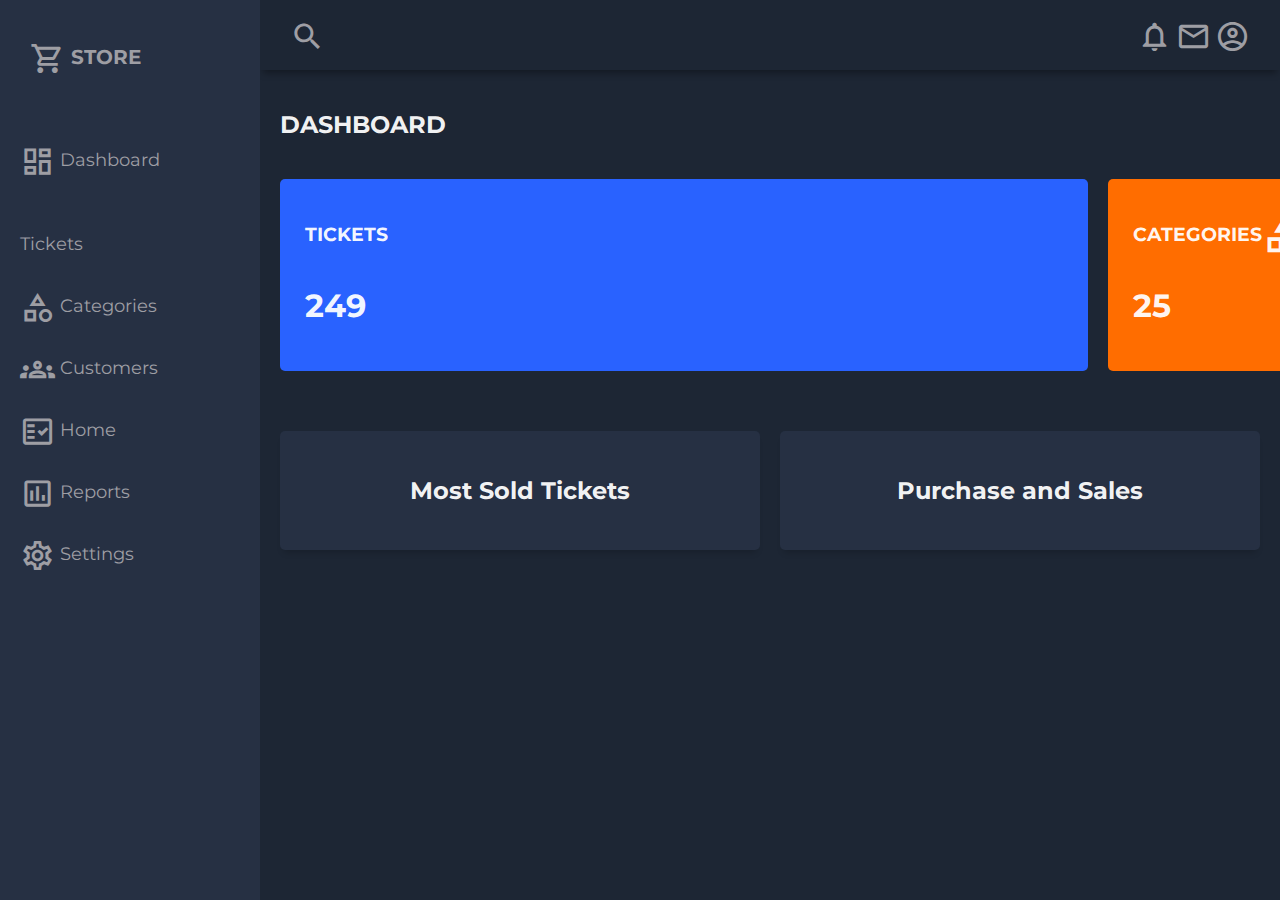
<file: html/admin.html>
<!DOCTYPE html>
<html lang="en">
  <head>
    <meta charset="utf-8">
    <meta name="viewport" content="width=device-width,initial-scale=1.0">
    <title>Travinture Admin Dashboard</title>


    <link href="https://fonts.googleapis.com/css2?family=Montserrat:wght@100;200;300;400;500;600;700;800;900&display=swap" rel="stylesheet">

    <link href="https://fonts.googleapis.com/icon?family=Material+Icons+Outlined" rel="stylesheet">


    <link rel="stylesheet" href="../css/style.css">
  </head>
  <body>
    <div class="grid-container">


      <header class="header">
        <div class="menu-icon" onclick="openSidebar()">
          <span class="material-icons-outlined">menu</span>
        </div>
        <div class="header-left">
          <span class="material-icons-outlined">search</span>
        </div>
        <div class="header-right">
          <span class="material-icons-outlined">notifications</span>
          <span class="material-icons-outlined">email</span>
          <span class="material-icons-outlined">account_circle</span>
        </div>
      </header>

      <aside id="sidebar">
        <div class="sidebar-title">
          <div class="sidebar-brand">
            <span class="material-icons-outlined">shopping_cart</span> STORE
          </div>
          <span class="material-icons-outlined" onclick="closeSidebar()">close</span>
        </div>

        <ul class="sidebar-list">
          <li class="sidebar-list-item">
            <a href="#" target="_blank">
              <span class="material-icons-outlined">dashboard</span> Dashboard
            </a>
          </li>
          <li class="sidebar-list-item">
            <a href="#" target="_blank">
              <span class="material-icons-outlined">airplane_ticket</span> Tickets
            </a>
          </li>
          <li class="sidebar-list-item">
            <a href="#" target="_blank">
              <span class="material-icons-outlined">category</span> Categories
            </a>
          </li>
          <li class="sidebar-list-item">
            <a href="#" target="_blank">
              <span class="material-icons-outlined">groups</span> Customers
            </a>
          </li>
          <li class="sidebar-list-item">
            <a href="#" target="_blank">
              <span class="material-icons-outlined">fact_check</span> Home
            </a>
          </li>
          <li class="sidebar-list-item">
            <a href="#" target="_blank">
              <span class="material-icons-outlined">poll</span> Reports
            </a>
          </li>
          <li class="sidebar-list-item">
            <a href="#" target="_blank">
              <span class="material-icons-outlined">settings</span> Settings
            </a>
          </li>
        </ul>
      </aside>

      <main class="main-container">
        <div class="main-title">
          <h2>DASHBOARD</h2>
        </div>

        <div class="main-cards">

          <div class="card">
            <div class="card-inner">
              <h3>TICKETS</h3>
              <span class="material-icons-outlined">airplane_ticket</span>
            </div>
            <h1>249</h1>
          </div>

          <div class="card">
            <div class="card-inner">
              <h3>CATEGORIES</h3>
              <span class="material-icons-outlined">category</span>
            </div>
            <h1>25</h1>
          </div>

          <div class="card">
            <div class="card-inner">
              <h3>CUSTOMERS</h3>
              <span class="material-icons-outlined">groups</span>
            </div>
            <h1>4,500</h1>
          </div>

          <div class="card">
            <div class="card-inner">
              <h3>MESSAGES</h3>
              <span class="material-icons-outlined">notification_important</span>
            </div>
            <h1>56</h1>
          </div>

        </div>

        <div class="charts">

          <div class="charts-card">
            <h2 class="chart-title">Most Sold Tickets</h2>
            <div id="bar-chart"></div>
          </div>

          <div class="charts-card">
            <h2 class="chart-title">Purchase and Sales </h2>
            <div id="area-chart"></div>
          </div>

        </div>
      </main>


    </div>


    
  </body>
</html>
</file>
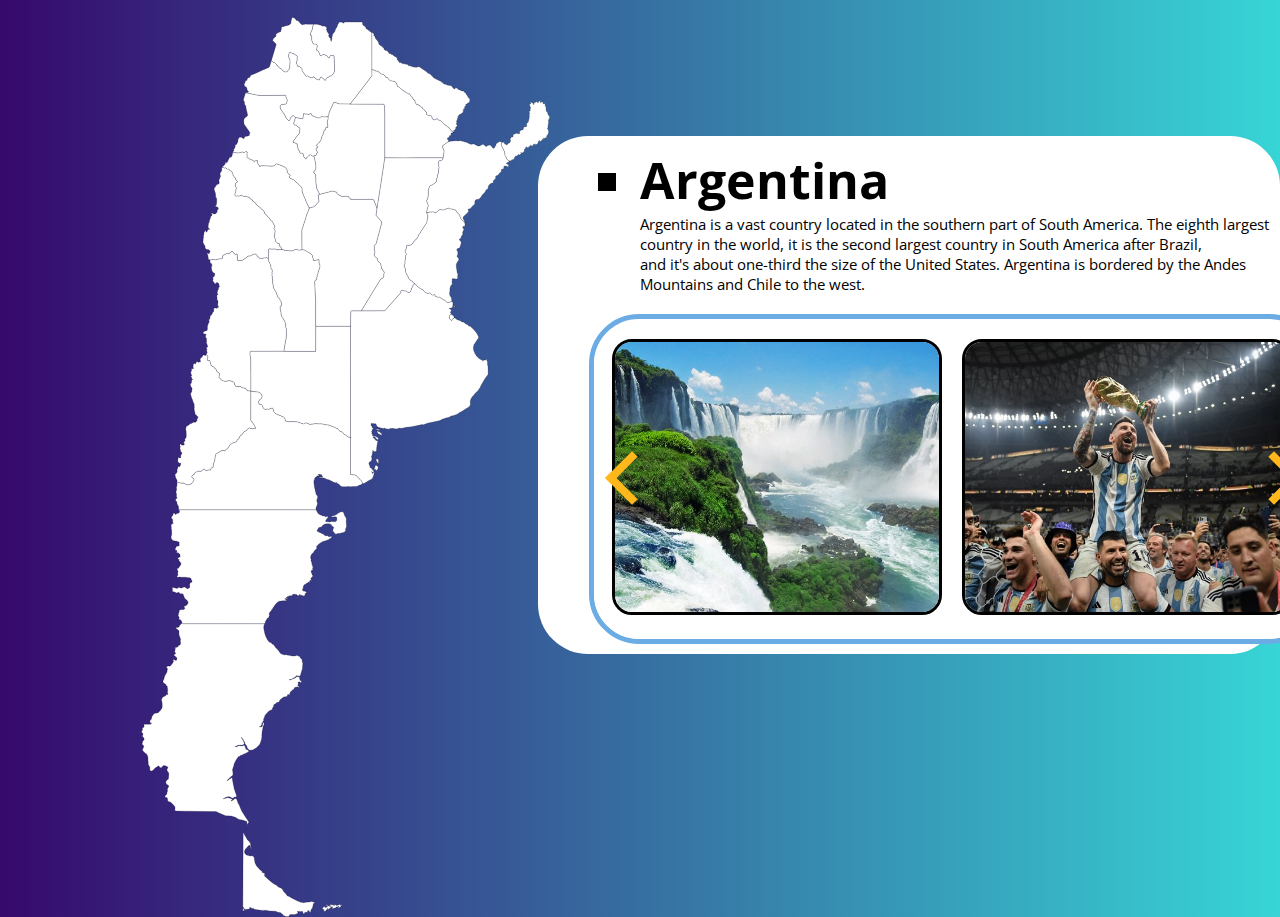
<file: html/argentina.html>
<!DOCTYPE html>
<html lang="en">

<head>
  <meta charset="UTF-8">
  <meta http-equiv="X-UA-Compatible" content="IE=edge">
  <meta name="viewport" content="width=device-width, initial-scale=1.0">
  <link rel="stylesheet" href="..//css/argentina.css">
  <title>Travinture | Argentina</title>
</head>

<body>
  <div id="arg">
    <div id="container">
      <div id="image">
        <svg baseprofile="tiny" fill="#7c7c7c" height="2201" stroke="#ffffff" stroke-linecap="round"
          stroke-linejoin="round" stroke-width="2" version="1.2" viewbox="0 0 1000 2201" width="1000"
          xmlns="http://www.w3.org/2000/svg">

          <a href="#" xlink:title="Santa Cruz">
            <path
              d="M301.8 1483.7l-1.6 5.2-0.4 2-0.1 2.2 0.1 2.4 2.4 11.5 1.7 5.7 1.1 2.7 4.8 9.4 4.3 4.2 4 1.4 0.5 0.6 0.7 1.4 2 1.4 2 0.5 1.1 0.7 0.8 2.1 1.6 1.6 1.8 2.8 0.7 1.7 0.5 0.1 0.7 0.1 0.5 0.2 0.4 1.1 0.4 0.2 0.6 0.4 4.4 5.2 2.9 4.6 2 1.8 4.3 2.3 1.9-0.1 1.6 1.1 2.1-0.7 1 0.5 1-0.1 1.1-0.3 1-0.1 0.8 0.3 1.7 1 0.8 0.2 2.7-0.3 0.9 0.3 0.5 0.4 2.7 0.5 5.2 1.1 5.7-0.5 2.9-1.1 1.3-0.3 1.2 0.2 3 2.1 1.9 0.2 1.1 1.2 0.6 1.9 1.2 1 0.9 1.1 0.4 0.5 2.6 2.2-0.5 1.4 0.9 4 0.6 2.4 0.6 2.3-0.7 5-0.4 7.5-2.8 9.1-2.7 8.2-1 0.5-1.5 0.1-1.3-0.3-2.6-0.4-3-0.1-1.5 1.4-1.6 2.1-1.4 1-1.3 0.5-3.1 1.6-3.2 2.3-1.1 0.3-3.9-0.2-0.8 0.2 2.5 0.9 2-0.2 3.8-2.2 1.2-0.4 2.8-0.7 4.8-2.7 1.3-1.6 2.4-0.5 2.3 0.3 1.4 0.1 0.8 1.1 0.9 3.8 0.7 3.3 1.3 1.4 1.8 0.5 1.5 0.5-1.3 1-0.4 0.8 1.7 1-1.3 0.3-1.3 0.6-1.2 0.2-0.5-1.4-2.6-0.9-1.4 0.6-1 1.6-0.3 1.4 1.1 0.7-0.3 1.9-0.5 0.8-0.1 0.9-1 0.7 0.2 0.7 1.4 1.1 1.7 0.5 0.3 1.2-1 1.5-1.4 0.3-0.4-1-0.9-0.4-1 0.6-1.2-0.1-2.3 0.3-1.5 0.4-0.9 0.6-1.2 0.9-0.4 1.8-0.6 1.1-0.4 0.8-2 1-1.9 0.8-1.3 2.5-1.8 0.7-0.8 1-1 1.6-0.9 2.6 0.7 2.4-0.6 0.3-1.7-0.4-1.7-0.1-1.4 0-0.2 0.4-0.9 0.7 0.3 1.1-0.2 1.6-1.7 1-2.2 0.8-1.5 0-3.8 0.5-2.1 1.8-2.8 1.6-1.2 1.4-1.8 1.4-1.4 2-1 0.7-0.2 1.6-0.3 1.5-1.1 0.5-1.3 0.6-3.6 0.6-2.9 2.5-3.5 2.2-1.1 1.4-0.4 3.8-2 2.2-0.4 1.9-0.3 1.7-2.5 2.1-3.7 1.6-4.2 2.8-7.5 8.5-0.9 2.5-0.8 2.8-0.3 1.7-1 0.9-0.8 0.9-0.2 1.9 1 0.5 0.3 1.3-0.7 0.5-0.4 0.4-0.9 0.4-0.3 0.6-0.2 0.8-0.4 0.8-0.4 1.9-1.3 1.4-1.5 0.6 0.5 0.7 0.6 0.7 0.3 0.8-0.4 0.9-0.7 0.2-0.7 0.7-0.9 0.6 0.6 0.6 0 1-1.4 1.4-2.9 0.4 0 0.5 0.9 0.4 1 0.1 3.4-0.1 1.4-1.5 0.8-2.7-0.1-2 0.7-1.1 0.3-2.2 0.9-1.2 0.5-0.3 0.7 0.2 0.7 1.1 0 1.5-0.2 3-2.1 4.1-0.1 1.4-1 5.2-1.2 5.6-0.3 2.1 0 3.4-0.4 1.8-0.2 3.2 0.3 1.2-1 7.4-1.6 5.2-0.4 1.7-0.8 1.7-0.3 1-0.3 0.4-1.7 3.4-3.1 3.3-4.3 3.7-4.8 3.4-4.6 2.1-4.5 0.8-3.5-0.3-0.7-0.2-0.5-0.6-1.2-2.1-1.1-0.6-1.2-1.9-0.7-1.6-0.4-2-0.9-1.9-1.2-1.7-1.7-1.5-1.1-1.9-0.3-1.7-1-2.7-1.3-1.9-3-5.9-0.9-1-1.2-0.8-1.2-0.5-1-0.1 3.2 2.2 0.6 0.9 0.3 1.2 1.4 2.7 1.7 3.2 0.9 3.4 0.1 1.9-0.8 0.8-1.7 1.2-1.2 0.4-1.2 0.8-1.4 0.2-2-0.5-3.1 0.3-3.6-0.4-1.9 1.4-1.6 0.8-1.5 0-1.9 1.3 0 0.6 1 0 1.2-0.1 2.7-0.2 1.7-1.5 1.3-0.7 0.7-0.2 0.7 0 1.4 0.3 1.6-0.2 2.5 0.6 2.4 0.4 1.6-0.8 1.9-1 0.8-0.1 0.8 0.3 0.4 0.4 0.4 1.6 1 0.6 0.7 0.6 0 1.9 0.4 1.6 0.8 1.5 1.4 1.6 1.1 0.7 1.3 0.2 0.8 0.4 0.6 1 1.4 0.4 0.6 1.1-0.6 1.6-1.7 0.7-1.1 1.1-1 0.7-8.8 4-6.1 3.1-1.6-0.3-1.2 1.2-0.1 1.1-1.6 0.5-0.7 0.2-0.8-0.3-1 0.6-0.2 1.8-1 0.7-2.3 3.3-1.5 2-0.7 1.7-1 2.1-1.7 3-0.8 2-0.8 1.5-0.2 3.5-2.2 6-0.9 3.1-0.4 1.8 0.1 1.3 0.7 2 0.3 5 0 2.5-0.5 2-1.1 0.9-2.3 1.6-2.8 3.1-4.3 3.5-2.2 2.4-1 2.8 1.5-1.5 2.9-2.6 1.8-1.3 3-1.9 1.5-0.9 1.5-0.2 0.4 1.5 0.1 1.5 0.6 3.3 1.1 6.2 0.8 4 0.2 2.4 0.8 1.6 0.4 3.4 0.8 3.5 5 14.4 0.4 1.8 0.1 1.6-0.4 1.4-1 0.9-0.9-0.1-1-0.5-1.4 0-1.1 0.7-1.6 2.2-0.9 0.4-1.4-0.1-1.2-0.3-5.7-3.2-3.7-0.3-0.9 0.1-0.6 0.2-1.5 0.9-2.8 0.3-1.2 0.4-2.3 2.1-2.5 0.9-1.1 0.7 10.9-2.7 2.3-0.3 2.4 0.4 5.2 2.2 2.2 1.1-0.4 1.4-2.7 2.3 0 0.5 1 0 0.9-0.4 4.2-2.3 2.1-1.9 1.3-1.2 1.5-0.3 1.3 0.7 1.9 2.1 3.1 9.2 2.4 3.6 3.7 9 3.4 7.3 8.1 13 6.2 9.1 1.7 2.5 0.5 1.6-0.4 1.1-1.4 1.6-0.8 1.1-0.6 1.2-0.8 0.4-0.4-1 0.3-1-0.6-1.6 0-3-0.3-0.9-1.2-0.3-3.9-1-0.8-0.3-1.6-1-0.9-0.3-9.9-1.7-1.9-0.8-7.5-4.5-10.2-3.3-13.7-0.5-17.4-7.6-6-2.6-4.1 0-56.5-0.8-11.2-0.2-26.6-0.4-2.4-1.6 0.2-3.4 0.6-2.6-0.5-2.3-1.1-1.9-1.5-1.4-3.1-3.9-3.5-3.2-2.2-1.5-4.7-1.6-1-0.8-0.7-1.6-0.4-4.5-0.4-1.3-1.1-1.3-1.2-0.3-1.3 0-1.4-0.3-1-1.9 1.4-2.4 3.5-3.8 0.2-0.6-0.2-2.2 0.2-0.8 0.7-1.2 0.3-0.6 0.2-1.4 0-4.5 0.2-1.8 0.3-1.1 2.2-3.1 0.6-1.2 0-1.1-0.8-1.2-3.8-2.6-1.6-1.8-1.1-2.8 0-1.6 0.4-1.1 1.4-2 0.9-1.6 0.6-0.8 0.8-0.3 1.4-0.3 0.9-1.8 0.5-3.7 0.5-6.8-0.4-3.1-1-2-1.3-1.7-1.4-2.3-0.5-1.3 0-1.2 0.4-1.1 1.8-3.9 0.1-1.3-1-0.6-1.2-0.3-1.9-1.4-6.1-1.5-2.2 1.1-3.4 4.1-2.3 0.1-1-0.7-2.5-2.7-1.1-0.7-1.2 0.3-6.2 3.7-1.8 1.5-3.6 4-2 1.7-2.3 1-2.1 0-1.9-1.6-0.5-2.6 0.1-3.1-0.4-2.9-0.5-1.2-2.1-2.9-0.7-1.3-0.2-1.3 0-4.5-0.6-4.3-0.1-1.5 0.2-3.2-0.1-1.6-0.5-2.5-0.8-2.6-1.1-2.4-1.2-2-0.9-0.9-2.1-1.2-6.2-5.9-0.6-2.1 0.5-2.4 2.6-4.7 0.1-1.1-0.5-1.4-0.6-1-2.7-2.4-0.9-1.2 0.2-0.9 0.7-1 0.6-1 0.2-1.4 0-1.2 0.2-1.1 2.6-2.8 1-1.9-0.1-2.1-1.4-2.5-1.6-1.7-0.8-1-0.3-1.2 0.3-1.4 0.6-1.1 0.5-1.3-0.1-1.5-0.6-1.1-1.5-1.7-0.7-1-0.6-1.5 0.1-0.8 1.5-1.7 0.7-1.3-0.1-1-0.3-1.1-0.1-1.5 0.6-1.3 0.9-0.8 1.9-1.2 0.9-1.1 0.2-0.9-0.4-2.5 0-2 0.6-0.7 15.7-0.3 0.2-1.4 0.5-0.5 1.6-0.5 0.1-0.5-3.3-0.6-1-1.5-0.1-1.9 0.7-1.9 3.2-4.2 0.5-1 0.1-1 0-0.9 0.1-1.2 0.7-1.7 3.5-5.2 2-2 2.3-0.9 4.9-0.6 2.2-0.8 1.9-1.5 3.6-3.9 2.6-3.3 1.4-2.2 0.5-2.3 0.2-2.9-0.3-8.1-1.1-4.1-0.5-3.9 1.9-4.4 2-1.6 2.1-1.2 3.1-1.1 0.9-0.7 1.4-2 0.5-1.1 0.3-0.3 0.7-0.2 0.7 0 1.4 0.5 0.7-0.2 0.4-1-0.5-1.3-0.7-1.3-0.4-1 0.1-1.3 0.6-2.8 0.1-1.5-1.2-9.1-0.4-1.5-1.7-0.6-0.6-0.3-0.4-0.6-0.1-1.3-0.2-0.7-0.9-1.1-0.8-0.4-1-0.2-1.1-0.5-1.6-1.6-1.3-2-0.4-2.4 1-2.4 1.2-2.2 1.3-5.2 0.8-2.5 4.8-8.5 0.5-1.3 0.4-1.1 0.2-1.3 0.1-1.5 0.9-4 0-1-0.9-0.7-1-0.4-0.6-0.6 0.4-1.8 0.8-1.1 0.9-0.7 2-0.8 1.3-0.1 2.7 0.5 1.1-0.3 0.8-0.7 1.3-1.9 4.3-5.2 1-1.8 0.5-1.3-0.1-0.7-0.3-0.8-0.3-1.2-0.1-1.3 0.2-0.8 0.5-0.5 1 0 3.2 2.2 1.7 0.5 1.6-0.9 0.9-1.9 0-2-0.6-2-0.9-1.5-1.4-1.1-3.2-1.9-1-1.4 0.2-1.4 3.3-2.1 1-1.2-0.6-1-1.7-1.6-0.5-1 0.1-1.1 0.8-4.3 0.2-0.6 0.6-0.9 0.1-0.6-0.3-0.6-0.3-0.5-0.2-0.6 0-0.7 0.8-1 1.4-0.4 2.6 0 1-0.4 0.8-0.7 1.3-2.1 0.9-0.9 2.7-1.7 1.7-1.8 0.4-2.3-0.8-5.3 0.1-1.3 0.4-1.1 0.2-1.1-0.2-1.4-3.3-9.2-0.5-2.5-0.1-2.9 0.2-3.3-0.2-2.1-1-1.4-3-2.1-2.4-2.4-0.5-0.2-0.4-0.2-0.3-0.3 0.1-0.8 0.4-0.4 0.7-0.2 3.7-0.5 1.2-0.3 1.1-0.7 0.8-0.9 1-2.1 0.6-1 3.7-4.2 101 0 63.4 0 39.2 0.1 0.1 0z"
              id="ARG1271" name="Santa Cruz">
            </path>
          </a>
          <a href="#" xlink:title="Tierra del Fuego">
            <path
              d="M248.1 2185.5l0.6-2.8 0-4.7 0.5 0.5 1.2 2.3 0.4 0.8 1 1.2 0.4 0.7 0.2 1.3-0.9 0.7-3.4 0z m216.1-14.8l0.8 0.6 0.9-0.6 0.3 0.5 0.7 0.1 0.7 0.4 1.5-0.5 0.9 0.1 0.6 0.7 0.6 0.8 0.6 0.6 0.6 0 0.3-0.8-0.2-0.9 0-0.7 0.8-0.3 0.3 0.2 0.7 0.9 0.5 0.1 0.4-0.2 0.8-1 0.5 0 0.3 0.5 0.6 1.9 0.5 0.6 0.6-0.1 1.5-1.3 5.5-1.6 1.7 0.6-0.4 0.6 1 0.3 1.1-0.9 1-0.7 0.7 1.3-1.1 0.9-0.4 0.5-0.4 0.7-0.6 1.8-0.4 0.6-0.7 0.3-1 0.1-0.6 0.3-2.5 2.2-0.6 0.1-0.6-0.4 0.3-0.8 0.9-1.9 0.2-0.5-0.3-1.3-0.6-0.2-0.7 0.6-0.7 0.9-0.7 0.7-0.7 0.2-1.8-0.1-0.5-0.2-0.6 0.3-0.2 0.3-0.4 1.4-1.3 0.7-4.6 0.8-0.3 0.9-0.7 0.5-0.8-0.2-0.6-0.9 0.1-1 0.3-1.2 0.6-2-0.9 0.1-0.4 0.2-0.4 0.4-0.7-0.7-0.6 0.1-1.1 1.1-2.7 1.8-0.6 0.6-0.9 1.2-0.6 0.6-0.8 0.4-0.9 0.2-1.7 0 0.4-0.9 0.3-0.3 0-0.6-0.6 0-0.6 0.2-0.5 0.4-0.4 0.6 0.7 0.6-0.7 0.6-2.4 1.2-0.5 0.7-0.8 1.7-0.4 0.6-0.9 0.3-2.6-0.1-0.6-0.2-0.3-0.8 0.3-0.6 0.5-0.7 0.5-0.9-4.5-3 0.3-1.6 1.1-1 1.2-0.9 0.5-0.9 0.7-1 1.5 0.7 2.5 1.8 1-0.2 3-1.3 0.9-0.9-2.7-2.9-0.5-1.3 1.3-0.6 0.4 0.4 1.3 1.9 0.6 0.7 1.7 0.6 0.5-0.2 1-0.8 0.4-0.2 0.9 0 0.4 0.5 0.2 1 0.1 1.3 0.1 0.6 0.4 0.2 0.5-0.2 0.1-0.4-0.1-1.1 0-1.5-0.2-1.2 0.1-1.1 0.6-1.3 0.5 0.1 0.7 0.7z m-215.5 5.8l0.3-69.1 0.1-22.8 0.2-45.1 0.1-22.3 0-22.1 1.7 1.2 0.4 0.7 1 2.6 0.4 0.8 3.3 4.9 3.2 5.9 0.9 1.2 3.4 3.1 1.6 2.1 1.3 2.6 1 3.1 1.8 8.9 0.2 1.3-0.3 1.3-0.5-0.8-0.6-1.8-1.4-6-1.2-0.7-1 0.1-1.2 0.7-1.6 1.2-1.5 1.5-2.5 3.1-3 2.9-1.7 3.9-0.5 2.9 0.7 3.1 2.1 2.4 2.9 2.5 2 0.2 2.3 0.8 3.4 0.9 5.4-0.5 3.9 2.5 1 2.6 0.7 1.7-0.3 2.9 0.2 0.7 0.7 1.6 0.5 3.9 0.4 1.7 2.8 5.5 0.4 1.1 9.5 10.6 3.5 2.7 1.1 1.3 0.2 1.3-0.5 1.3 1.3-0.2 1.1-0.2 1.5 1.1 3.6 1.9 0.4 1-1.3 0.4-0.6 1.5 0.2 2 0.6 1.2 13.7 12.5 7.9 5.9 5.7 2.8 3.3 2.2 0.9 1.6 1.8 1.1 7 3.1 3.3 3.3 2.4 5 5 5 1.3 2.2 1.8 1 0.5 2.1 1.7 0.7 1.5 0.3 2.1 0.7 4.4 2.9 17.2 8.7 0.7 0.2 1.4 0.2 0.7 0.2 1.7 1.6 0.5 0.2 3.9 0.3 3.5 1 12-1.9 2.6 0.4 1.3 0 3.5-1.6 7.7 1.2 0.7 0.5-0.4 1.3-1 1.2-0.8 0.5-0.4 0.8-1.5 4.6 0.2 0.5 0.3 0.9 0.2 0.5-1.7 1.6-0.4 0.6 0.1 0.8 0.3 1 0 0.9-1.1 0.6-1.6 1.5-0.4 0.6-1.3 5.3-0.6 0.7-0.8 0.5-0.6 0.1-1.1-0.3-0.1-0.7 0-0.9-0.3-1.1-1.3-0.9-1.8 0.1-1.1 0.9 0.4 1.7-1.1 1.6-4.1-0.4-1.7 0.5-0.4 0.7-0.2 0.9-0.4 0.8-0.7 0.6-1 0.3-0.8-0.2-0.7-0.7-0.5-1.1-0.1-0.5 0.1-1.2 0-0.7-0.5-1.1-0.6-0.1-1.9-0.2-2.1 0.9-3.3-1.4-1.2 1-3.3-0.8-1 0.8 0.7 1.3 1.1 1.2-0.9 1.5-1.2 1.3-3.4 1.1-2.8 1-4-0.3-6 0.2-2.8 0.9 0.2 1.5-0.2 1.4-2.6 0.7-1.3 0.5-4.5-0.1-4.5-1.7-1.5-0.9-1-1.2-0.9-1.4-0.8-1-4.5-3.3-1.4-0.5-5.7-0.7-4.3-2-15.1-1.1-10.4-1.6-6.4 0.5-13.2-1.5-7.3-1.5-2.3-1.9-4.8-0.5-2.7-1.7-1.5-0.6-0.6 0.8 0.2 2-0.2 0.8-0.7 0.8-9.6 0.9-1.3-0.4-0.9-0.8-1.5-2.4-2.1-2.3-0.3-0.2z"
              id="ARG1272" name="Tierra del Fuego">
            </path>
          </a>
          <a href="#" xlink:title="San Juan">
            <path
              d="M344.5 568.6l-12.8 0.7-1.9-0.4-0.8-0.4-0.6-0.6-1.1-0.4-1.1-0.3-1.1 0-1.7 0.5-4.2 0.3-1.1-0.1-0.7-0.1-1.6-0.5-2.1-0.5-1.1 0.7-0.5 0.5-0.4 0.7-0.1 0.4-0.1 0.7 0.1 0.7 0.2 1.4 0.1 0.6-0.1 1.1 0.3 0.9 0.1 1-0.9 2.9-0.2 1.2 0.1 1.4 0.1 0.9 0 3.6 0.1 1.9-0.1 4-3.7-2.6-1.3-0.3-0.5 0.5-0.6 0.2-0.7 0.1-3.3 0-3 0.7-1.4 0.2-0.4-0.1-0.8 0.4-0.5-0.1-0.3 0.1-0.9 0.3-4.6-0.8-0.4-0.2-1.1-1.8-0.7-0.6-0.7-0.6-1.9-0.9-0.6-0.6-0.5-2-0.5-0.8-1.3-1.4-1.8-1.1-1.7-0.1-5.6 1.5-0.5 0.3-1.9 1.6-1.8 0.8-1.1 0.3-6 0.4-0.7 0.4-0.4 0.5-0.7 1.2-1.7 1.3-8.8 6.1-2.6 1.4-9.8 0.1-0.5-0.2-0.3-0.4-1-14.8-0.4-0.3-0.7 0-2.4 0.5-1.7-0.1-0.7-0.4-0.9-1-0.7-1-0.5-1-2.1-2.5-1.1-1-0.7-0.2-0.8-0.1-0.4 0-0.6 0.3-0.8 1.4-0.7 0.4-0.6 0.1-0.6 0.2-0.3 0.3-0.3 0.5-0.6 1.7-0.6 0.7-0.8 0.3-0.8 0.2-2.5-0.5-2.7-0.1-1.3 0.2-0.3 0.1-1 0.6-1.3 1-0.5 0.4-1.1 0.5-3.1 1-1 0.6-0.4 0.4-0.3 0.6-0.2 0.7 0.2 3.4-0.1 0.7-0.1 0.7-0.4 0.6-0.6 0.5-0.6 0.3-0.4 0.2-5.8 0.3-9.8 2.4-2.2-0.5-1.2-0.5-2.1 0-7.6 1.2-0.6 0.3-0.7-0.9-1.1-0.5-0.9-0.2-0.6-0.4-0.4-1.5 0-0.5 0.1-1.1 0-0.5-0.2-0.7-0.6-1.3-0.1-0.7 0.1-0.5 0.3-1 0.1-0.5-0.2-0.4-0.8-0.7-0.2-0.5 0-1.2-0.1-0.4-0.3-0.6-0.9-0.9-0.2-0.5 0.1-0.7 0.7-0.6 1.1 0.2 2.1 0.8 1.2-0.1 0.5-0.5 0.4-2.2 0.5-0.8 0.5-0.7 0.3-0.8-0.1-1.1-0.6-1-1-1.1-1-1-0.9-0.5-2.2-0.3-1.8 0.1-1.7-0.5-1.8-1.9-0.6-1-0.4-1.4-0.3-1.4 0.1-2.5-0.5-1-1.5-1.7-2.7-5.4-0.4-1.5-0.1-1.1 0.5-2.5 0.2-2.2-0.1-2.2 0.2-1.1 0.9-1.8 0.1-1.1-0.2-1.3-0.4-1.1-0.1-1.1 1.1-2.3 0.2-1 0-2.3 0.1-1.2 0.3-0.9 2.8-4.4 0.6-0.5 1 0.5 0.3 1.3 0.3 1.3 0.6 0.7 0.7-0.2 0.8-0.7 0.6-1 0.5-1.7 0.4-1.1 1.2-1.8 0.9-0.5 2.2 0.3 0.6-0.1-0.1-0.8-0.6-0.8-1.5-1.3-0.8-0.9-0.5-0.9-0.2-1.1 1-8 0.7-2.1 0.3-0.4 0.9-1.2 0.3-0.7-0.1-0.6-0.1-0.6 0-0.7 0.2-1.2 0.3-0.9 0.9-1.8 0.8-2 0.9-4.4 1-1.7 0.9-0.6 0.8-0.4 0.6-0.6 0.4-1.1-0.2-1.2-1.3-2.2 0-1 1.3-0.6 4.2 2 1.7 0.5 1.8-0.5 1.5-0.8 1.3-1.1 1.3-1.5 0.5-1 0.1-1.1 0.1-2.2 0.2-1 0.4-1 0.5-0.5 0.9-0.4 0.5-0.4 0.6-2.2-0.7-2-1.5-1.5-1.9-0.7-2 0.2-0.8-0.1-0.3-1 0.2-0.8 1.7-2.7 0.7-2.1 0.3-2.1 0.3-7.8-0.6-5-0.5-0.8-1.3-1.1-0.5-1.1 0.1-1.3 0.2-1.8 0-1.7-1.2-5.5-0.2-0.6-0.3-0.7-0.4-0.5-0.5-3-0.3-0.8-0.5-0.8-0.3-0.8-0.1-0.9 0.2-2.8 0.4-1.2 1.1-0.6 0.5-0.2 0.5-0.3 0.5-0.5 0.3-0.5-0.1-0.4-0.6-0.8-0.1-0.3 0.3-0.3 0.5-0.3 0.7-0.7 1.4-0.8 0.5-0.6 0.3-0.6 0.1-0.5 0.2-0.3 0.8-0.3 2.5-0.5 1.1-0.5 0.9-1.2 0.4-1.3 0-1.5-0.3-2.9-0.2-1.1 0-1.2 0.2-1.1 0.4-1.1 0.5-0.9 0.6-0.7 0.3-0.5 0-1 0.1-0.5 1.4-2.6 0.2-1.1-0.2-1.2-0.7-2.4-0.3-1.3 0.2-2 0.6-1.8 0.9-1.7 1.1-1.5 0.4-0.3 0.7-0.3 0.2-0.7 0.1-6 0.9-3.2 3.4 0.9 0.4 0.2 1 0.6 0.8 0.4 0.7 0 0.6 0 1.3-0.5 0.9-0.2 0.7 0.6 0.8 1.4 0.5 0.6 0.6 0.3 0.9 0.3 2.5-0.2 0.8 0.4 7.4 6.2 1.4 1.6 0.7 2 0.7 1.3 0.6 1.8 0.4 2.2 0.5 1.6 3.4 3 0.8 1 0.6 1 0.5 1.9 0.8 2.1 0.4 0.6 0.5 0.6 1.3 0.9 0.5 0.6 0.3 0.4 0.4 0.7 0.3 0.7 0 0.5-0.1 0.6-0.5 0.9-0.5 0.4-1.2 0.4-0.5 0.4-0.5 0.5-1.3 2.3-0.2 1.8-0.1 2.6 0.3 2.2 0.7 0.9 0.9 0.8 0.4 1.1 0.5 0.9 0.3 0.4 0.1 0.7-0.3 0.5-0.6 0.3-0.5 0.2-0.3 0.5-0.2 0.8-0.3 3.4 0.3 1.6 0 0.5-0.3 0.9-0.7 1-0.7 1.1-0.3 1-0.3 2.9 0.1 1.6 0.1 0.7 0.4 0.6 1.8 0.8 1.2-0.1 2.8-0.9 1 0.1 1.4 0.6 0.6 0.1 0.7 0 0.9-0.2 2.6-1.1 1.4-0.3 1.3-0.2 1 0.3 2.9 1.9 0.9 0.3 1.3 0.1 0.7 0 1.2-0.2 0.7-0.1 1.5 0.2 6.2 2.1 1.5 0.1 0.4 0.2 0.3 0.3 1.2 1.9 0.8 0.8 2 1.4 2.9 1.9 0.6 0.6 0.4 0.6 0.7 1.9 0.7 0.4 2.2 0.7 1.1 0.8 2.5 2.5 0.2 0.9 0.4 1.1 0.6 0.6 1.8 1.1 0.7 0.7 1.3 2.1 0.7 0.7 1.3 1.1 0.7 0.4 2.5 1 0.7 0.7 1.3 2.1 0.5 0.6 7 5.5 0.4 0.5 1.5 2.5 0.7 1.4 0.5 2.4 0.3 0.9 0.6 0.7 3.3 2.1 0.6 0.7 1.3 2.5 0.3 0.5 0.7 0.7 2 1.8 1.1 0.7 0.5 0.4 0.8 0.8 2.3 3.8 0.4 0.5 1.3 2 0.7 0.7 2.1 1 0.7 0.5 0.5 0.7 2 4.9 0.6 0.9 0.6 1 0.8 1.5 1 1.4 0.1 0.8-1.9 6.1 0.2 1.7 2.8 2.5-2.2 16 0.5 1.4 1.7 3.5 0.4 1.2 0 3.2 0.1 0.6 0.6 1 4.1 4.1 0.5 0.3 1 0.4 2.9 0.3 0.4 0.2 0.2 0.3 0.2 0.8 0 1.3 0.6 2.4 0 1.7 0.4 0.8 0.5 0.4 0.4 0.2 0.7-0.1 0.4 0.2 0.5 0.5 1.3 2.4 1.3 3.6z"
              id="ARG1273" name="San Juan">
            </path>
          </a>
          <a href="#" xlink:title="Chubut">
            <path
              d="M381.4 1418.6l0.4 0.6 0.8-0.1 0.4 0.4 0.8 0.5-0.2 0.6-1-0.5-1.1-0.1-1-1-0.5-0.8 1.4 0.4z m20.6-2.6l0.7 0.6-0.7 0-1-0.1-0.6 0.2-0.6-0.7 0.6-0.6 0.6 0 1 0.6z m26.4-210.4l2.5 5.6 1.6 2.3 1.9 1.8 3.9 2.7 0.6 0.1 1.1 0 0.6 0 0.4 0.3 0.8 0.7 1.2 0.6 1.3 0.5 1 0.2 2.5 0.1 1.1 0.3 1 0.8 1.1 0.8 1.2-0.2 1.2-0.5 1.2-0.3 1.4 0.1 0.6 0.2 0.5 0.4 0.7 1 0.2 0.4-1.4 0.6-1 1-3.8 5.6-0.3 0.7-0.5 2.1 0.4 0.5 1.4 0.4 4.1-0.3 2 1 1.7 0 1.8-0.3 1.1-0.4 1.1-0.6 0.8-0.3 9.4 0.7 1.2-0.3 0.5-1.1 0.3-0.2 1.4-1.4 0.3-0.7 0.1-0.4-0.1-1.6-0.2-0.4-0.1-0.4 0.1-0.2 0.5-0.4 0.1-0.4-0.1-0.8-0.5-1.3-0.1-0.6-0.4-0.9-1.1-0.4-2.2-0.3-5.5 0.2-2.6-0.3-2.2-1.3 1.7-0.9 7.2-1 6.2-3.5 4-3 4.4-2 3-0.9 2.1 0.5 1.8 1.8 1.2 2 1.5 4.1 0.2 1.2 0.3 1.1 0.8 0.9 1.6 1.5 1.1 2.4 0.4 2.8-0.3 6.8 0.9 10.3-0.7 2.7-1.2 2.9-0.8 2.7 0.6 2.5-2.5 3.4-3.3 1.6-10.3 2.4-3.1 0-1.1 0.1-2.2 1.2-1.9 0.3-1.5-1.1-1.2-1.4-1.7-2.6-0.9-1.1-1-0.5-0.9-0.7 0-1.6 0.4-1.6 0.3-0.8 1-4.1 0.5-0.6 0.6-0.2-0.3-0.6-1.1-1-1-0.5-0.3-0.3-0.4-0.6-1.8-1-0.7-0.8-0.2-1.2-0.6-1-1.1-0.7-2.1-1-2.5-0.7-5.2 0-3.7 0.6-1.2 0.4-1.2 0.6-1.3 1.2-1.7 0.3-0.6 0.4-0.4 0.4-2.2 3-0.9 0.9-0.9 0.4-2.5 0.3-2.5 0.7-1.2 0.9-0.6 1-0.4 1.2-0.7 1.3-1.6 1.7-0.3 1.1 0.3 1.6 0.8 1 2 0.5 1.6 1.3 3.2 1 6.2 3.1 1.6 1.1 2 1.9 1 0.7 1.6 0.4 1.1 0.6 0.6 0.2 0.7 0 1.3-0.4 1.3-0.1 0.5 0.1 0.4 0.2 0.8 0.9 0.9 0.5 0.4 0.4 1 0.7 1.3-0.1 4-1.6 0.6-0.1 0 0.3 0.7 1.8-0.3 0.8-1 1.2-6 4-5.9 2.4-10 3-9 6.3-1.5 2.1-1 0.9-1 0.8-0.9 0.3-0.5 1.6 0 1.2 0.3 1.2 0.2 1.5-0.3 1.2-0.8 0.7-1 0.7-4.1 4.3-1.8 3.5-0.9 1.2-2.7 2.4-0.6 0.4-1.9 3.5-0.1 0.7-0.7 1.1-0.2 0.6 0.1 4 0.2 1.1 1.1 2.3-0.3 0.9-0.3 1.4 0 1.4 0.4 0.6 0.7 0.5 0.4 1.2 0.3 1.3 0.3 1 0.3 1-0.3 2.6 0.2 0.9 0.7 0.3 0.9-0.3 0.6 0.8-1.2 0.9 0.5 1.6 0 1.1 1 0.7 1.8-0.1-1.3 1.1-1 1.1-0.3 1.2 0.2 2.1 0.6 0.3 0.4 1.3-0.8 0.4-1.6 0.4-1 0.4-0.8 0.9-0.5 2.3 0.1 1.7 0.1 1.1 1 1.5 0.4 0.3 0.4 0.5-0.2 0.7 0.3 1.3 0.7 0.4-0.2 0.5-0.1 0.6 0.6 0.8 0.8 0 0.4 0.3 0.1 1.2 0.2 0.7-0.6 0.3-0.3 0.6-0.1 0.6-1.2 0.1-0.3 0.5-0.2 0.7-0.5 0.1-0.3 0.4 0.3 0.3 0.1 0.3-0.5 0.2 0.3 0.4-0.2 0.2-0.5-0.1-0.4-0.4-0.3 0.2-0.1 0.4 0.3 0.4-0.2 0.3-0.3 0.2-0.2 0.3-0.4 0.2-0.2 0.5 0.3 0.2 0.5 0.1 0.2 0.4-0.5 1.2 0.4 0.4 0.6-0.2 0.3-0.1 0.7 0.2 0 0.4-0.3 0.3 0 0.4 0.4 0.2 0 0.4-0.5 0.1-0.7-0.2-0.3 0.3-0.2 0.8-0.3 0.1-0.2-0.4 0.2-0.7-0.3-0.6-0.6-0.1-0.5 0.2-0.2 0.4-0.7-0.2-0.4 0.3 0 0.3 0.2 0.6 0.4 0.3 0 0.5-0.4 0.2-0.6-0.2-0.3 0.3-0.3 0.5 0.2 0.6 0.5 0.4 0.4 0.1 0.3 0.3 0.5 0.1-0.1 0.5-0.5 0.4-0.3-0.1-0.1-0.6-0.3 0-0.3 0.3-0.3 0.9-0.3-0.3-0.4-0.3-0.1-0.6-0.4-0.2-0.2 0.1-0.4-0.4-0.4 0.3-0.6 0.2-0.6 0-0.2 0.4 0 0.6 0.2 0.7-0.7 0-0.2 0.3-1 0-2.2 1-1.7 2-1.1-0.3-2.2 1.7-0.9 1.1-0.5 1-0.7 1.1-0.5 1.5 0.1 2-0.1 1.1-0.2 1-0.2 0.6-0.7 0.2-0.5 0.4 0 1.5 0.4 0.4-0.3 0.2-0.1 0.6 0.6 1.6 0.9 0.3 0.6-0.1 0.2 0.3 0.4 0.1 0.4 0.8 0.9 0 0.7-0.4 0.8 0.3 1 0.8 1.2-0.3 1 1.1 0.9 0.3 0.7 1.2-0.6 0.1-0.7 0.8-0.6 0.4-0.3 0.4-0.4 0.4-0.7-0.3-0.4 0.6-0.5 0.5 0.3 0.8 0.6 0.7 0.2 0.9-0.9-0.2-0.5-0.4-0.5 0.6 0.2 0.4 0.7 1.1-2 1.4-1.1-0.4-1 0.1-0.3 1.3-2.2-1.9-0.8-0.8-1.7 0.2-0.9 0-0.7 0.9-0.7-0.3 0.1-1.3-0.6-1-0.8 0.1-0.8-0.1-0.8 0.4-0.1 1.3 0.2 0.9-1.1 0-1.4 0.6-1.4-0.4-1-1.4-1.6-1.4-1.4 0.1-3.3-1.1-2.9 0.5-1.6-0.2-1 1.6-2 1.7-1.1 1.3-0.9-0.7-0.8-0.3-1.7 0-0.8 0.2-0.3 0.6-1.1-0.2-0.5 0.8-3.2 1-1.4 0.8-1.4 1.4-0.1 1.6 2.5 0.8 1.1 0.5-1 1.4-4.9-2-0.8-0.1 0 1.9 2.2 0.6 1.1 1.3-0.1 1.6-1.9 0-5.4-0.1-5.8 1.1-4.2 0.4-3 1.5-1.6 1.5-2.4 1.9-2.8 3.3-1.6 2.9-1.9 2.5-1.6 2.5-1.7 2.9-1.1 1.9-2.4 2.3-1.2 2.1-0.7 0.8-1.2 0.9-0.6 1.4-0.6 1.9 0 2.2 0.1 1.1 1 0.9-0.3 0.8-0.3 0.3-0.9 0.2 0 1-0.3 0.9 0.1 0.4 0.4 0.6-0.2 0.7-0.6 0.6-1-0.3-1.6 1.3-0.7 0.7-0.7 0.5-0.9 2.6-1.5 1.2-0.5 1.4-1.1 1.3-0.6 1.3 0.8 1.8-1.3 0.6-1 1.9-0.2 0.5-0.1 0-39.2-0.1-63.4 0-101 0 1.9-2.1-0.7-2.6-0.8-2-1.2-1.6-1.8-1.1-2.1-0.8-0.8-0.7-0.3-1.2 0.3-1.1 0.4-1 0.1-1.1-0.7-1.3-1.3-1.3-0.5-0.7-0.1-1.2 0.1-0.5 0.8-1.3 0.1-0.7-0.3-0.9 0-0.5 0.1-1.2 0.1-0.8 0.9-1.8 1-1.1 0.1-0.5-0.2-0.5-0.7-0.8-0.2-0.2 0.8-1.7 1.8-1.1 2.1-0.7 1.6-0.3 3.9 0.3 1.8-0.4 1.8-1.4 0.6-1.2-0.2-1-1-2.1-0.4-1.5 0.1-0.7 5-2.1 0.9-0.6 0.8-0.8 1.2-1.9 0.8-0.7 1.1-1.6-0.3-2.3-1-2.4-1.3-1.8-1.6-1.6-2.7-1.9-1.9-2.6-0.5-0.8-0.9-3.2-2-4.3-1.7-2-1.7-0.2-1.9 0.3-2.1-0.4-0.8-0.6-1.3-1.7-0.7-0.6-1.2-0.3-1.1 0.1-1.2 0.4-1 0.6-2 0.3-2-1-2-1.3-2.1-0.8-2.1 0.2-1-0.3-0.4-1.1 0.3-2.4 0-1.1-0.7-3.9 0.6-1.5 1.4-0.4 1.9 0.7 1.2 0.5 6.6 1.3 1.2-0.2 0.9-0.7 0.6-0.8 0.7-0.7 1.2-0.2 1.2 0.3 3.3 1.4 2.1 0.1 4.6-2.1 2.1-0.5 2 0.7 3.9 2.8 2.2 0.7 1.9-0.5 1.8-1.3 1.2-2 0.3-2.7-0.4-2.5 0-1.2 0.3-1.3 1-2.3 0.7-1 0.6-0.5 1-0.1 1-0.2 0.8-0.7 0.5-1.5 0-1.4-0.4-0.6-0.6-0.6-0.7-1-0.3-1.2-0.2-1-0.3-1-0.7-1-1.2-0.8-1.3-0.2-2.5-0.1-7.6-1.5-10.3 0.1-2.6-0.7-2.1 0-2.2 0.7-2.1 0-1.9-1.8-0.2-1.3 0.9-0.7 1.1-0.6 0.7-0.5 0.4-1.3-0.4-1-0.6-0.9-0.4-1.2 0.2-1.3 1-2 0.1-1.2-0.4-1.3-1.6-2.9-0.7-2.6 1.2-1 2-0.6 1.6-1.5 4.7-7.3 0.5-1.3 0-1-2.8-4.7-0.7-0.9-0.4-0.3-0.9-0.5-0.3-0.4-0.2-0.8 0.2-0.5 0.3-0.5 0.1-0.6-0.1-1.5-0.3-0.2-0.7 0.4-1.1 0.4-0.9-0.4-0.2-1.2 0.3-1.3 0.5-0.9 0.8-0.6 2.1-0.8 1-0.6 0.8-0.9 0.3-0.9-0.4-3.9-0.2-0.9-0.4-0.5-2.2-1.6-0.3-0.3-0.8-1.2-0.6-0.4-1.1-0.1-1.4 0-1.1-0.2-0.4-1 0.1-0.4 1-1.4 0-1.5-0.5-1-0.9-0.7-1-0.2-0.5 0.1-0.5 0.2-0.5 0.2-0.5-0.3-0.4-0.6 0.2-0.4 0.4-0.3 0.3-0.5-0.2-1.9 0-0.5 0.3-0.6 0.8-0.6 0.3-0.5 0.2-0.5 0.1-2.1 0.3-0.5 0.6-0.2 1.2-0.1 2-1 1-0.2 2.2 0.5 0.5-0.8 0.1-1.3 0-1.2-0.1-0.6-0.3-1.1 0-0.7 0.1-0.6 0.5-1.2 0.1-0.6-0.4-1.2-1-0.8-4.5-1.9-7.5-0.9-2.2-1-2.1-1.8-1.6-2.5-1-3 0.3-2.4 1.2-4.5 0.3-2.3-0.4-9.9-0.3-1.1-0.7-2.3 0-0.9 0.4-1.7 0-0.5-0.1-0.6-0.5-1-0.2-0.5 0.3-2.5 1-1.8 1.5-1.3 2.5-1.3 0.2-0.7-0.4-0.8-1.4-2.4-0.1-0.7 0.8-3.7-0.5-1.3-2.6-2.5-0.6-1.7 0.5-1.7 1.1-1.5 1.3-1.3 0.9-1.6 0.4-1.9 0.5-1.7 1.5-1.4 1.7 0.1 0.8 1.3 0.6 1.5 1.3 0.7 0.7-0.4 0.4-0.6 0.4-0.7 0.4-0.5 0.7-0.4 3.5-0.6 1.4-0.7 1.2-1 0.6-1.4-0.1-3.5-0.2-0.5-1-1.2-0.3-0.5 26.9 0 91.8 0 5.6 0 42.8 0 17.6 0 60 0 42.6 0 15 0 30.4 0 3.2 0.7 0.4 0z"
              id="ARG1274" name="Chubut">
            </path>
          </a>
          <a href="#" xlink:title="Mendoza">
            <path
              d="M311.3 591.4l0.1 2.5 1.4 5.5 1.2 0.8 0.5 0.5 0.4 0.7 0.1 0.5-0.1 0.9 0.2 0.4 0.6 1 0.2 0.5 0.2 1.6 0.7 1.8 0.1 0.8 0.1 0.9 1 4.8 0.3 0.8 0.4 0.7 0.6 0.7 0.6 0.4 0.3 0.5 0.2 1 0.2 1 0.5 0.7 0.2 0.6-0.8 1.9-0.3 1.6-0.2 0.5 0.6 2.5 0 1.4-0.7 0.7-0.3 0.7 0.4 1.6 1 2.6 0 0.7-0.2 1.1-0.1 0.6 0.2 0.7 0.4 1.2 0.4 5.4-0.3 4.8 0.4 1.6 0.3 0.5 0 2.2 1.2 2.8 0.2 1.1-0.2 2.6 0 1.2 0.5 1.4 4.8 8.2 1 1.1 0.4 0.5 0.6 2.2 0.2 0.5 0.7 2.7 1.2 2 1.2 4.1 0.2 1.1 0.4 0.8 0.9 0.7 1.8 1.2 0.8 0.7 0.8 0.9 0.6 1.1 0.5 2.7 0.6 0.9 0.8 0.5 0.7 0.7 0.4 0.9 0.4 1.8 0.8 1.6 0.1 0.9-0.3 1.8-0.2 3.2-0.2 1.3-0.7 0.9-0.4 0-0.6-0.4-0.3 0-0.2 0.2-0.2 0.9-0.7 1.1-0.1 0.8 0.5 1.6 0.1 4.7 0.6 1.1-0.7 1.3 0.5 0.7 0.8 0.7 0.4 1.2 0.3 5.2 1.2 3.9 0.2 1.3 0.4 1 2.3 2.6 6 11.9 1.3 4.4 0.1 1.2-0.5 3.2 0.2 0.8 0.7 2.3 0.1 1.1 0.2 0.8 1 1.8 0.2 1 0 1-1 3.6 0.6 0.7 0.3 0.5 0.1 0.5 0 0.8-0.6 1.4 0.6 3.9 0 1-0.6 3.8-0.2 5.5-0.2 1.2-1.5 3.5-0.6 6.2-2 9.8-0.4 4.4-0.7 3 0 1 0.3 2 0.3 0.1-22.2-0.1-3.7 0.1-55.7 0-1 0.4-0.8 0.9-0.4 4.1-0.1 2.6 0.1 0.9 0.3 0.8 1.4 7.5 0.4 34.7 0 45.5-8.9-1.2-0.8-0.5-1-1.1-1.5-3.3-0.7-0.8-1-0.4-3.3 0-0.5-0.2-1.1-0.6-0.6-0.1-1.6 0-0.5 0-1-0.8-1.9-2.2-1-0.5-6.4 0.6-2.6-0.3-2.5-0.8-1.7-1.2-1-2-1.1-4.8-1.3-1.9-1-0.5-2.4-1-2-0.4-3.3-1.5-2.1-0.2-8.8 1.7-2.6-0.2-2.5-0.5-2.1-0.8-4-2.5-1.8-1.6-3.6-4.8-0.3-0.8 0.2-0.7 0.9-1 0.3-0.7 0.1-0.7 0-1.2 0.3-0.6-0.4-0.9-0.1-2.6-0.8-1-0.7-0.3-0.9-0.6-1.5-0.7-1.9-1.7-0.5-0.5-0.3-0.5-0.7-2.5-0.4-1.2-0.6-0.9-1.7-1.5-0.9-0.5-0.5-0.5-0.7-1.4-1.1-1.1-0.7-0.9-0.3-0.1-3.7-1.2-0.5-0.3-0.9-1.1-1.1-2.2-1.4-3.9-0.2-1-1.1-4.3-0.4-0.8-0.6-0.5-0.8-0.3-0.7 0.1-0.2 0.1-0.6 0.8-0.5 0.3-0.4-0.1-0.6-0.3-0.4-0.5-0.5-0.9-0.6-1.6-0.2-1.2-0.1-1 0.1-0.6 0.2-0.4 0.6-0.6 0.3-0.7 0.1-0.8 0-1.8-0.2-1.1-0.3-1-0.2-0.3-0.8-0.8-1.9-1.5-0.3-0.4 0.4-0.8 0.6-2 0.4-0.6 0.8-1 0.4-0.7-0.2-1-1.5-3.8 0-0.7 0.4-1.2 0.3-0.4 0.7-0.7 0.1-0.5-0.4-0.4-1 0.1-0.5-0.2 0.1-2.2 3.1-3.3-0.2-2-0.7-1.3-2.3-6.3-0.1-1 0.6-2.2 0-1.3-0.3-2.4 0.5-2.6-0.5-0.9-0.7-0.8-0.7-1.1-1.2-4-0.1-1 0.5-0.5 1-0.3 0.6-0.5-0.5-1.6-1.8-1.1-2.3-0.3-2-0.7-0.9-2.3 1.8-3.1 7.8-2.6 0.9-4.3-0.2-4.4 1-4.4 3.8-9.5-0.2-0.7-0.6-0.5-0.7-0.9-0.4-1.1 0.3-0.3 0.8-0.2 1-0.6 1.1-1.9 0.5-4.7 0.7-2 0.9-1.1 2.1-1.8 0.9-1.2 1.1-3 0.7-1.3 2.3-2 0.5-1.2-0.1-1.3-0.2-1.8 0-1.8 0.3-1.4 0.9-0.9 2.5-0.4 1.1 0 1 0.2 1.8 0.7 0.3-0.2 0.2-0.8 3.5-1.5 0.2-0.6-0.4-1.5-1.3-2.3-0.3-0.8-0.2-1.1 0-0.5 0.2-0.5 0.2-0.9 0.4-4.6 0-2.9-0.5-1.6-0.9-0.2-0.8 0.3-0.5-0.2 0.1-1.7 0.5-2.3 0-1.1-0.8-4.7 0-1.3 0.4-0.7 1.7-1.4 0.6-0.6 0-0.9-1.3-2-0.5-1 0.1-1.2 1.1-3.4-0.1-0.6-0.2-1.1 0.1-0.6 0.4-0.3 1-0.4 0.3-0.2 0.2-0.7 0.2-2.8 0.2-1 0.5-0.9 1.3-1.7 0.4-0.9-0.1-1.2-0.9-2.1-0.4-3.3-1.1-1.4-1.7-1-1.8-0.7-1.7 0.3-2.2 3.1-1.3 0.3-1.6-3.6-0.5-0.8-1.7-1.5-0.7-0.8-0.5-1.1 0-1.2 0.9-3.4-0.2-1.2-0.5-1-0.3-1 0.4-1.2 0.8-0.6 1.6-0.4 0.7-0.5 0.4-1 0.5-2.5 0.3-1.1 0.9-1.6 0-0.8-0.7-0.5-1.1-0.5-0.9-0.5-1.7-1.7-2.6-3.2-0.8-1.8-1.2-6.5-0.1-1.3 0.2-1.1 0.1-0.5 0.3-0.5 1.1 0 0.5-0.2-1-1.6-0.1-1 0.1-1.1-0.2-1.3-0.5-1.2-0.8-0.7-2-1.1-0.9-1.8 0.2-4.4-0.7-0.9 0.6-0.3 7.6-1.2 2.1 0 1.2 0.5 2.2 0.5 9.8-2.4 5.8-0.3 0.4-0.2 0.6-0.3 0.6-0.5 0.4-0.6 0.1-0.7 0.1-0.7-0.2-3.4 0.2-0.7 0.3-0.6 0.4-0.4 1-0.6 3.1-1 1.1-0.5 0.5-0.4 1.3-1 1-0.6 0.3-0.1 1.3-0.2 2.7 0.1 2.5 0.5 0.8-0.2 0.8-0.3 0.6-0.7 0.6-1.7 0.3-0.5 0.3-0.3 0.6-0.2 0.6-0.1 0.7-0.4 0.8-1.4 0.6-0.3 0.4 0 0.8 0.1 0.7 0.2 1.1 1 2.1 2.5 0.5 1 0.7 1 0.9 1 0.7 0.4 1.7 0.1 2.4-0.5 0.7 0 0.4 0.3 1 14.8 0.3 0.4 0.5 0.2 9.8-0.1 2.6-1.4 8.8-6.1 1.7-1.3 0.7-1.2 0.4-0.5 0.7-0.4 6-0.4 1.1-0.3 1.8-0.8 1.9-1.6 0.5-0.3 5.6-1.5 1.7 0.1 1.8 1.1 1.3 1.4 0.5 0.8 0.5 2 0.6 0.6 1.9 0.9 0.7 0.6 0.7 0.6 1.1 1.8 0.4 0.2 4.6 0.8 0.9-0.3 0.3-0.1 0.5 0.1 0.8-0.4 0.4 0.1 1.4-0.2 3-0.7 3.3 0 0.7-0.1 0.6-0.2 0.5-0.5 1.3 0.3 3.7 2.6z"
              id="ARG1275" name="Mendoza">
            </path>
          </a>
          <a href="#" xlink:title="Neuquén">
            <path
              d="M268.4 915.1l-0.1 10.6-0.1 59.6 0.3 1.4 1.1 1 2.3 3 6.5 10.3 0.6 1.5 0.1 1.2-0.1 0.9 0.3 0.7 1.1 0.3-5.4 1.4-1.7 0-2.3-0.8-0.9-0.1-0.8 0.2-0.7 0.5-0.7 0.2-1.4-0.8-1.1-1.4-0.6-0.1-2.1 2-0.8 0.2-1.7 1-3.2 4-1.7 0.9-1.6 0.4-1.6 0.9-1.5 1.5-1.3 1.7-1.5 2.8-0.6 0.9-0.7 0.8-0.9 0.6-2.2 0.9-0.6 1.1-0.5 0.6-1.4 1.2-0.5 0.9-0.8 3.3-0.6 1-2.6 1.6-0.5 0.5-0.3 0.4-2 3.6-0.5 0.8-0.4 0.5-0.6 0.3-2.3 1.1-1.3 0.8-0.3 0.1-1.4 0.2-1.5 0-0.6 0.2-0.7 0.3-2.4 1.8-0.3 0.2-1.1 0.4-1.7 0.9-1 0.8-0.8 1.1-1.1 1.7-0.2 0.3-0.1 0.8-2.7 3.9-0.9 0.8-2 1.6-3.5 3.6-1.3 0.8-1.2 0.3-4.5-0.6-1.7 0.2-0.8 0.2-12.1 7.2-1.1 0.9-0.9 1.1-0.2 0.6-0.1 0.5 0 1.1-0.1 0.7-0.7 1.6-0.4 1.3-0.3 3.9-0.1 0.7-0.5 1.4-0.1 0.7 0.1 2.1 0 0.7-0.4 1.1-1.1 1.9-1.8 5.1-0.3 1.5 0 3.3-0.1 1.7-0.6 1.4-0.5 0.5-0.6 0.5-0.6 0.3-0.6 0.3-0.5 0-1-0.1-0.4 0.1-0.6 0.8-0.6 2.8-0.5 1.2-1.3 0.7-4.3-0.1-3.9 1.2-2.1 0.1-1.7-1.3-0.8-1.1-1-0.8-1.1-0.4-1.1 0.2-0.8 0.5-2.1 2.3-1.4 1.2-1.8 0.9-1.8 0.5-1.7-0.2-0.7-0.3-1.6-0.3-0.8 0-0.8 0.2-1.3 1.1-0.7 0.4 0 0.2-1.2 0.1-1.4 0.4-2.6 1.2-0.5 0.4-0.4 0.5-0.5 0.6-0.3 0.7-0.3 1.5-0.2 0.4-0.6 0.7-1.7 0.4-0.8 0.5-0.3 0.3-0.5 1.2-0.4 0.3-0.8 0.7-0.3 0.4-0.3 0.6-0.1 0.6 0 0.7 0.1 0.6 0.6 1 0.9 0.7 1 0.5 0.9 0.7 0.8 1 0.7 1.3 0.3 1.3-0.2 1.5-0.6 1.2-0.7 1-3.2 3.7-0.6 1.4-0.3 0.4-0.5 0.4-1.9 1.2-1.5 0.8-2.8 0.8-1.3 0.1-3.1-0.3-9.7-3.9-1.8-0.1-3.8 0-3.4-0.8-6.3-0.4-0.4-0.1 0-0.7 0.8-2.8 0-1.3-0.4-1.6-0.6-1.2-2-3-0.5-1.5-1.7-7.1 0.3-0.7 3.8-4.1 1-2.1 0.3-2.4-0.2-0.6-0.5-0.7 0-0.7 0.1-0.4 0.9-1.8 1.8-5.9 0.4-0.8 0.6-0.2 2.1 0.6 0.7 0.1 0.5-0.6 2-4.8 0.3-1 0-0.7-0.1-0.6-0.2-0.6-0.4-0.5-0.6-0.3-0.3-0.1-0.7 0.3-0.2 0.2-0.3 0.6-0.7-0.1-0.3-0.4-1.1-1.6-1.5-1.6-0.7-1-0.4-1.1 0-0.5 0.5-1.2-0.2-0.6 0-0.7 0.4-2 0.2-0.6 0.1-0.6-0.2-0.5-0.4-0.5 0-0.5 0.7-0.9 1.7-0.1 2.3 1.1 1.9 0.3 0.6-2.5-0.1-0.7-0.4-1.4-0.1-0.7 0.1-0.5 0.7-0.6 0.3-0.4 1.8-4.2 0.4-1.4-0.2-0.9-0.7-0.8-1.7-1.6-0.5-0.7-0.3-0.9-0.1-1.5-0.2-1.4-1-2.7-0.2-1.4 0.3-1.2 0.5-1.2 0.3-1.1-1.1-1.8-0.2-1.4 0.2-1.5 0.5-1.1 0.8-1 0.6 0 2.2 2.5 0.8 0.6 0.8 0.2 1.2-0.3 1.1-0.1 0.9 0.2 0.9-0.1 0.8-0.8 0.4-2.4-2.3-2.1 1.3-2.1 0.7-0.8 1-1.8 0.6-0.7 0.4-1-0.8-2.1 0.1-1.2 0.8-1.1 1-0.7 1-0.9 0.4-1.6 0.5-5.3-0.5-8.7-1-4.8 0.1-1.8 0.7-4.1 0.8-1.6 1.5-1.4 4.5-2.4 1.3-1.2 0.9-1.3 0.4-0.2 3.8-0.6 0.8-0.5 2.9-2.2 1.5-0.7 1.9 0 2.2 0.3 1.1-0.3 0.8-0.7 0.7-1.5 0.2-0.4 1.6-0.7 0.2-0.2 0.1-0.7-0.5-0.8-0.2-0.5 0.2-1.1 0.5-1 1.2-1.8 0.6-1 0.1-1.3-0.7-2.3-1.6-1.6-1.8-1.3-1.7-1.5-1.2-2.2-2.1-10.3-0.2-1.9 0.1-1.9 0.5-2.2 0-0.3-0.7-2.7-0.1-1.2 0.7-1 0.1-0.4 0-0.7-0.1-0.3-1.4-1.9-0.4-1-0.3-1.4-0.4-1.3-1.4-2.4-0.3-2.7-2-3.8-2.5-8.4-0.4-2.8 0.1-1.3 0.3-0.9 0.6-0.8 0.7-0.7 1.3-0.8 0.2-0.4 0-0.7-0.6-1.1-0.1-0.7 0.3-1.3 0.8-2.4 0.1-1.2-0.2-1.5-0.7-1.1-1.6-2.1-1.3-3.1-0.5-1.7-0.1-1.5 0.4-1.1 2-2.5 0.6-1.3 0-1.2-0.1-1.2 0-1.3 0.4-1.4 0.8-0.8 1.8-1.1-1.9-1.6-0.7-1-0.4-3-0.4-0.7-1.6-1-1-0.9 0.4-0.1 0.9 0.3 1 0 0.9-0.6 0.4-0.9-0.2-0.9-1.4-1 0-0.4 0.4-1 0.1-1-0.4-0.7-0.3-0.4-1-0.4-0.2-0.7 0-0.5 1-1.6 1.2-3.4 0.3-1.2-0.1-2.3 0.1-1 0.8-0.7 1 0.1 1 0.7 0.9 0.5 0.7-0.6 0.1-1-0.7-4.3 0.1-2.3 0.3-2.9 1-2.2 1.6-0.4 1 0.3 1 0.2 0.9-0.2 0.9-0.6 0.6-1 0.3-2.4 0.4-0.8 0.9-0.3 1.1 0.2 2 1 0.7 0.6 0.4 0.2 4.4-1.2 0.5-0.7 0-1.4-0.2-0.7-0.8-1.4-0.2-0.7 0.2-0.6 0.8-1.6 0.1-0.5-0.2-1 0.2-0.6 0.4-0.4 0.5-0.2 0.9-0.2 0.7-0.5 1.8-2.5 0.8-0.4 0.2-0.2 0.2-0.4 0-0.8 0.6-1.6 0.4-0.4 0.6-0.3 1.2 0.3 2.3 1.3 1.4-0.1 1-0.7 0.8-0.9 0.2-0.5 0.3 0.4 1.9 1.5 0.8 0.8 0.2 0.3 0.3 1 0.2 1.1 0 1.8-0.1 0.8-0.3 0.7-0.6 0.6-0.2 0.4-0.1 0.6 0.1 1 0.2 1.2 0.6 1.6 0.5 0.9 0.4 0.5 0.6 0.3 0.4 0.1 0.5-0.3 0.6-0.8 0.2-0.1 0.7-0.1 0.8 0.3 0.6 0.5 0.4 0.8 1.1 4.3 0.2 1 1.4 3.9 1.1 2.2 0.9 1.1 0.5 0.3 3.7 1.2 0.3 0.1 0.7 0.9 1.1 1.1 0.7 1.4 0.5 0.5 0.9 0.5 1.7 1.5 0.6 0.9 0.4 1.2 0.7 2.5 0.3 0.5 0.5 0.5 1.9 1.7 1.5 0.7 0.9 0.6 0.7 0.3 0.8 1 0.1 2.6 0.4 0.9-0.3 0.6 0 1.2-0.1 0.7-0.3 0.7-0.9 1-0.2 0.7 0.3 0.8 3.6 4.8 1.8 1.6 4 2.5 2.1 0.8 2.5 0.5 2.6 0.2 8.8-1.7 2.1 0.2 3.3 1.5 2 0.4 2.4 1 1 0.5 1.3 1.9 1.1 4.8 1 2 1.7 1.2 2.5 0.8 2.6 0.3 6.4-0.6 1 0.5 1.9 2.2 1 0.8 0.5 0 1.6 0 0.6 0.1 1.1 0.6 0.5 0.2 3.3 0 1 0.4 0.7 0.8 1.5 3.3 1 1.1 0.8 0.5 8.9 1.2z"
              id="ARG1276" name="Neuquén">
            </path>
          </a>
          <a href="#" xlink:title="Buenos Aires">
            <path
              d="M579.5 1103.9l-1.5 1.8-0.9 2.1-1.2 1.4-1.4 0-1.2-0.5 0.3-2-0.5-1.1-1.4 0.8-1.4 0-0.8-0.8 0.9-1.2 1-1.8 0.3-2.7 1-3.2 0.9 0 1.3 0.2 1.8 0 1.3 1.4 0.9 1.9 1 1.8-0.4 1.9z m1.1-10.2l-0.3 1-0.5-1.4-0.5-1.7-1.2-1.6-2.3-3.5-1.1-2.5 0.7-3.3 1-0.1 1.5 0.5 1.4 0.6 1.3 1.9-0.2 2.8-0.1 3.6 0.3 3.7z m4.8-76.7l0.3 0.1 0.2-0.4 0.1-0.7 0.2-0.3 0.4 0.5 0.8 1.4 0.9 3.2 0.1 0.9-0.4 1-1 0-1.1-0.4-0.7-0.6-0.9-0.8-3.1-1.2-1.2-0.7-0.9-0.9-2-3-0.6-1.2 0-1 0.9-0.2 1.9 0.9 5 1.2 1 1.7 0.1 0.5z m-4.2-8.8l1.6 1.2 0.2 0.8-0.4 0.7-0.8 0.4-0.9 0.1-1-0.5-2.8-2.2-0.8 0.8-0.9-0.2-0.6-0.8 0.6-1.2 4 0.3 1.8 0.6z m186.3-299.6l0.1 1.1-0.1 1.3-0.2 0.2-0.5-1.5-0.7-0.5-0.8 1.3-0.4-0.5-0.5-1 0.9-1 0-1-0.3-1.3-0.5-1.4 0.3-0.7 0.3 0.5 0.3 1.2 0.5 0.8 0.4 0.8 1 0.7 0.2 1z m-8.2-12.8l0 0.2 1 0.4 1.2 0.5 0.4 0.4 0.4 0.9 0.2 1.2-0.1 2.6-0.3 2 0 0.7 0.5 1.4 0.2 0.7-1.7 1.8-0.2 0.4-0.3 0.9-0.2 0.4-0.8 0.9-0.9 0.7-1 0.3-0.9-0.4-0.5-0.1-1.8-0.1-0.3 0.3-0.5 0.7-0.6 0.2 3 1.7 2.2 1.9 0.6 1.1-0.9 2-0.6 0.5-0.6 0.7-0.7 1.1 0 0.8 0.4 0.8 1.3 1.3 0.2 0.5-0.1 1.2 0.1 0.6-3.3 2.8-1.1 5.2 1 3.5 4.9 3.9 1.9-3.6 1.3-1.3 1.8-0.3 1.1-1.1 0.3-0.9 4 2.7 2.3 2.1 1.8 0.9 1.8 0.2 1.2 0.3 1.5 0.9 1.7 0.4 1.5 0.5 1.8 2.2 1.3 0.6 2.8-0.3 0.6 0.1 0.9 1.1 2.3 1.5 2.4 2.2 3.6 1.5 4.2 3.3 4.1 1.6 1.7 1.9 2 1.6 4.9 4.8 1.8 2.4 2.2 2.5 1 1.2 2.4 3.8 3.4 6.5 0.3 1.5-0.9 2.7-1.7 2.3-2.2 2.9-5 7.8-1.5 2-0.6 2.2-0.3 1.6-0.5 2.6-0.6 1.9 0.5 2.3 0.5 2.5 0 1.7 0.3 1.3 1 0.8 1.6 4.2 0.1 1.3 0.2 0.6 0.9 0.4 1 1.1 0.2 0.2 0.3 1.4 0.7 1.3 7 6.9 5.1 3.2 2.3 0.5 1.1 0.6 0.5 0.8-0.9 0.9 0.3 0.4 1-0.9 1-0.7 2.2-0.9 1.1-0.2 3.3 0.2-0.5-1.4 0.1-1 0.7-0.2 1.1 0.9 0.3 0.7 0.6 2.5 0.3 0.6 0.9 1.1-0.1 7.8 1.2 3.4 0.2 1.5 0.2 8.5 0.2 7.2-0.2 2.7-0.9 2.1-5.2 6.9-4.9 7.8-6.6 11.7-1.8 4.1-5.5 7.8-1.8 2-5.4 4.9-2 3.4-0.6 0.5-0.8 0.5-4 5.1-1.5 2.3-1.2 2.6-0.9 2.6-0.5 2.6-0.1 2.8 0 0.4 0.5 0.7 0.1 0.5 0 0.4-0.3 0.8 0.1 1.9-0.1 0.7-1.2 2.4-1.7 2-4.7 3.3-5.2 3-3.6 2.7-7.8 4.7-1.7 0.3-0.7 0.4-2.6 2.2-1.9 1.1-6 2.5-1.8 1.1-1 0.4-4.4 0.8-3.7 1.2-3.7 2.3-8.1 1.9-10.6 3.6-2.8 2-1.6 0.3-1.7 0.8-28.5 5.8-8.3 3.5-1.1 0.2-3.5-0.2-22.8 4.4-8 1.3-7.8 1-10.3 2.1-5.7 0-1.2-0.4-0.7 0-0.6 0.1-0.4 0.2-0.7 0.6-4.6 1.2-9.8-1.3-4.5 0.1-3.2 1.1-0.5 0.4-0.8 0.3-7.9-1.1-0.6-0.6-0.9-0.3-0.5-0.6-0.3-0.1-0.5 0-0.9 0.4-2 0.5-2.5-0.1-9.4-2.8-1.8-1-1.5-1.3-1-1.9-0.8-2.3-0.7-1.2-0.7-0.5-8.1-0.6-0.8-0.5-1.2-0.4-1 0.7-0.6 1.1 0.5 0.6-0.3 1.3 0.9 2.5-0.3 1.1 0.7-0.7 0.7 0 0.5 0.5 0.3 0.8-0.2 2.4 0.2 0.5 0.5 0.4 0.7-0.1 1.7-0.3-0.1 0.3-0.3 0.8-0.3 1 0.2 0.9-1.3 0.7-0.5 0.6-0.6 2.3-0.6 1.4-0.3 0.6-0.4 0.5 0 0.4 0.6 1 0.3 0.6-0.1 1.1-0.2 1-0.1 1 0.4 1.2 0.9 1.1 2.2 1.7 1 1.2-0.8 0-0.6-0.2-1.3-0.7-0.7 0.9 0.4 0.6 1.1 0.5 1.2 0.3 3.9 0.1 1.3 0.3 3.9 2 2.1 1.6 1.2 1.7 0 0.8-0.2 0.7-0.4 0.7-0.4 0.5-0.7 0.3-0.4-0.1-0.7-0.6-1-0.6-2.8-2.5-1-1.4-0.4-1-0.3-0.3-0.3-0.2-0.7 0.2-0.9-0.2-2.8 0.2 0.2 1.2 0.3 0.6 0.4 0.4 0.6 0.1 0.7-0.1 0.6 0.1 0.2 0.6 0.4 1.3 1 1.4 2.1 1.9 0.9 0.6 2.4 0.6 1.3 0.1 0.3 0.3 0.1 0.7 0.1 0.8-0.2 0.7-0.6 0.6-0.2 0.6-0.2 4.5-0.3 0.7-0.3 0.8-1.2 8.9-0.2 5.8-0.2 1.1-0.3-0.1-1.8 1.1-0.1 0.3-3.8-0.6-1.1-0.7-2.2-1.8-0.2 0.7 0.2 0.7 1.1 1.3-1.3 0.6-0.3 0.5 0.1 0.9 0.1 1.6-0.2 1.1-0.7 2.3-0.3 2.3-1 2.7-0.4 0.5-0.2 0.7 1.4 3.8-0.1 1.4-0.7 2.7-0.2 1.1-0.5 1.3-1.1 0.7-1.2 0.4-1 0.5-0.9 0.9-0.9 1.2-0.7 1.3-0.3 1.3 0.3 1 1.4 2.8 0.8 3.9 0.5 0.6 0 0.3 0.8 1.6 0.5 0.3 1.5 0.6 1.7 1.1 0.6 0.2 0.2 0.4-0.1 1.5 0.2 0.4 0.7 0.5 0.6 1.1 0.7 0.6 0.9-0.8 0.7 2.9 0 1.7-0.8 0.8-2.4-0.5-0.3-0.2-0.7-1.2-0.6-0.4 0 0.6 0.1 0.5 0.2 0.5 0.3 0.4 0.3 0.7-0.1 0.6-0.4 0.3 0.5 1 0.3 0.3 3.9-2.4 1.6-0.6 1.6-0.1-0.6 0.8-1.8 1.3-0.4 0.9-0.1 0.9-0.4 2-0.1 1.1-0.3 0.9-1.4 3-1.4 3.6-1.3 1.8-7.5 3.9-6 3.8-3.4 1.5-0.9 0.6-0.9 0.9-1 0.5-1.1 0.2-1.3 0-1.2-0.2-0.4-1.7-1.9-4.2-0.7-1-3-3.1-2.5-1.9-0.5-0.6-2.1-2.9-4-3.7-0.7-0.5-3.2-1.1-10.3-1.3 0-2.5 0-17 0-35.6-0.1-35.4 0.1-32.3 0-35.5 0-31.3 0-2.8 0-28.4-0.1-27.2 0-28.1 0-25.9 0.2-30 0-13.9 0.1-16.6 0.1-25.8 0.4-10.1 1.7-2 24.3 0.1 28.3-0.1 26.4-0.2 2.6 0 16.5-18.6 11.9-13.4 9-10.3 1.8-2.6-0.5-1.9 0.5-1.4 0.8-0.9 0.7-0.4 1.2-0.3 0.7-0.1 0.9 0 0.8 0.1 0.4 0.2 1.6 0.9 0.6 0.2 4.8 0.1 0.6 0.2 2 1.4 1.4 1.5 0.7 0.5 0.9 0.3 1.2 0.1 2.1-0.5 1.2-0.7 0.5-0.6 1.8-3.9 0.2-0.6 0.3-1.5 0.3-2.8 0.4-0.7 2.1-1.6 0.6-0.6 0.3-0.8-0.1-1.3 0.1-1 0.2-0.8 0.3-0.6 0.5-0.3 1-0.3 0.4-0.2 0.6-0.6 0.4-0.8 0.2-0.9-0.1-0.8-0.9-1.3 2.4 1.3 6.4 7 8.6 6 0.8 0.3 1.2 0.3 2.4 1.2 0.8 0.6 0.9 0.9 1.9 3 0.7 0.7 6.6 3.6 1.9 0.4 1.3-0.4 2.8-0.9 2.1 1.5 1.9 2.2 2.5 1.3 4.3 0 0.5-0.6 0.2-0.1 0.7-0.2 0.5-0.1 0.3 0.1 0.4 0.9 0.1 0.8 0 1.5 0.2 0.6 0.8 0.7 0.5 0.2 0.8-0.4 0.3 0 1 1 0.4 0.8 0.5 0.2 5.2-0.1 1.3 0.2 1 0.6 0.9 0.7 3.6 2.2 2.7 2.4 1 0.6 2.4 0.5 1 0.4 5.1 4.8 2 1 2.4 0 4.6-1.9 2.6-0.6z"
              id="ARG1295" name="Buenos Aires">
            </path>
          </a>
          <a href="#" xlink:title="La Pampa">
            <path
              d="M512.1 756.3l-0.1 16.6 0 13.9-0.2 30 0 25.9 0 28.1 0.1 27.2 0 28.4 0 2.8 0 31.3 0 35.5-0.1 32.3-4.4-0.5-2-0.8-1.4-1.5-6.5-4.5-1.8-0.9-0.9-1.1-1.3-2.1-0.7-0.8-0.7-0.6-1.8-1.1-3.5-0.8-1-0.4-4.3-5.4-0.8-0.6-2.4-0.4-0.8-0.4-3.6-2.5-16.3-6.1-3.5-0.1-14-2.7-1 0.5-1.6-0.6-3.5 0.6-1.4-0.9-7.2 0-7.4 1.4-2.6-0.1-2.2 0.8-0.5 0.1-0.9-0.4-1.9-1.3-4.4-1.8-2.6-0.5-1.3 0.1-1.1 0.6-0.8 0.7-1.1 0.8-1.1 0.4-0.9 0.1-0.4-0.3-0.5-0.5-0.6-0.4-0.8-0.2-2 0-0.5-0.1-0.9-0.9-0.5-0.3-0.7-0.2-2.1-0.2-1.7-0.8-1.3-0.2-1-0.6-0.6-0.2-12.7-1.6-6.7 1.1-2.2 0-5.9-1.5-1.3-0.2-1.3-0.4-0.6-1.1-0.4-2.9-0.6-2-1.2-1.8-1.5-1.4-1.8-0.9-2.3-0.5-0.4-0.2-0.9-0.9-0.8-0.4-1.8-1.1-2.4-0.4-1.1-0.4-1.5-1.2-2.3-0.4-5-2.8-0.5-0.1-0.3-0.2-0.8-1.2-0.7-0.7-1.8-2.7-1.2-3.4-0.2-0.7 0-1.3-0.2-1.1-0.5-0.8-1.1-0.6-1.1 0-4.2 0.8-2.3 1.5-1.3 0.4-3.8-0.6-1.3 0.7-3.8 0.3-1.9-1-1.6-1.6-1.4-1.9-2.7-5.8-1.4-1.6-2-0.8-0.6 0-1.3 0.5-0.5-0.2-1.2-0.7-0.4-0.5-0.5-1.2-0.4-1.5-0.2-1.1 0.3-3 1.1-2.2 1.6-1.5 3.4-2.4 1.2-1.8 0.7-2.4-0.1-2.8-0.6-2.1-1.2-2.1-1.5-1.9-1.5-1.3-2.1-1.2-20-2.7 0-45.5-0.4-34.7-1.4-7.5-0.3-0.8-0.1-0.9 0.1-2.6 0.4-4.1 0.8-0.9 1-0.4 55.7 0 3.7-0.1 22.2 0.1 27.8 0 1.8 0 44.7 0.1 1.9 0 0.4-0.2 0-9.5 0.1-51.8 30-0.1 26.6 0 28.7 0.1z"
              id="ARG1296" name="La Pampa">
            </path>
          </a>
          <a href="#" xlink:title="Río Negro">
            <path
              d="M511.8 1028.3l0.1 35.4 0 35.6 0 17 0 2.5 10.3 1.3 3.2 1.1 0.7 0.5 4 3.7 2.1 2.9 0.5 0.6 2.5 1.9 3 3.1 0.7 1 1.9 4.2 0.4 1.7-0.4 0.1-0.6 0.8-1.3 1.1-0.8 0.9-3.6 0.9-5.9 3.2-2.3 0.5-10.9-0.4-2.2 0.7-1.1 0.1-4.8-0.4-7.2 0.4-7.8-0.1-2.3-0.6-2.1-1.1-5-4.9-2.3-1-2 0.1-0.5-0.3-0.2-0.7 0.2-0.7 0.5-0.9-0.5-0.5-1.2 0.3-1.3 0.6-1.1 0.3-2-0.6-12.2-6.5-6.7-1.8-4.7-2.5-4.5-1-2.4-0.2-3.5 0.3-1.6-0.1-1.3-0.5-0.1-1 1-0.6 1.2-0.5 0.9 0.2-0.2 1.2 0.8-0.2 0.3-0.3 3 0.1 0.9-0.1 0.5-0.5-0.4-1.4-1.5-0.5-0.9-0.7 1.5-1.4-1.3-0.9-4.7-1.2-2.8 0.4-1.8 0.8-0.4 0.4 0.9 0.1 1.6-0.4 0.9 0.3-0.7 1 0.2 0.6 0.6 0.4 0.6 0.7-5.1-0.2-0.9 0.4-0.7 0.8-4 3.2-0.5 0.6-0.2 0.6 0.1 1.4-0.2 0.7-0.7 1.2-0.6 1.4-0.4 1.5-0.2 1.6 0.1 2.7 1.4 11.3 2 7.9 0.1 2.1 1.2 3.7 0.4 2.1 0.6 2.1 2.7 3 0.8 2.1-0.1 1.9-0.5 2.2-0.6 2.1-0.7 1.3-0.4 1.9 0.5 2.4 1.4 3.8-0.1 2.4-0.9 2.9-2.1 4.8-0.7 2.9 0.2 2.4 0.8 1.6-0.4 0-3.2-0.7-30.4 0-15 0-42.6 0-60 0-17.6 0-42.8 0-5.6 0-91.8 0-26.9 0-0.6-0.9 0.1-0.9 0.2-1.1 0-1.2-0.9-4.8-1.1-2-1.2-1.6-0.9-1.9-0.1-2.5-0.5-2.2-2.9-4.2 0-2 0.7-0.9 1.8-1 0.7-0.7 0.5-1.2-0.2-0.7-0.6-0.7-0.6-1.1-0.4-1.1 0-0.8 0.4-2 0.1-1.3 0-1-0.3-0.9-0.4-1.2-0.6-2.5 0.1-2.1 1.3-4.4 0.2-1.4-0.2-1-0.6-2.3 0-1.3 0.4-0.5 0.5-0.4 0.3-1.1 0.1-2.4 0.4-2.3 0.1-1.5-0.7-2.4 0-0.7 0.4 0.1 6.3 0.4 3.4 0.8 3.8 0 1.8 0.1 9.7 3.9 3.1 0.3 1.3-0.1 2.8-0.8 1.5-0.8 1.9-1.2 0.5-0.4 0.3-0.4 0.6-1.4 3.2-3.7 0.7-1 0.6-1.2 0.2-1.5-0.3-1.3-0.7-1.3-0.8-1-0.9-0.7-1-0.5-0.9-0.7-0.6-1-0.1-0.6 0-0.7 0.1-0.6 0.3-0.6 0.3-0.4 0.8-0.7 0.4-0.3 0.5-1.2 0.3-0.3 0.8-0.5 1.7-0.4 0.6-0.7 0.2-0.4 0.3-1.5 0.3-0.7 0.5-0.6 0.4-0.5 0.5-0.4 2.6-1.2 1.4-0.4 1.2-0.1 0-0.2 0.7-0.4 1.3-1.1 0.8-0.2 0.8 0 1.6 0.3 0.7 0.3 1.7 0.2 1.8-0.5 1.8-0.9 1.4-1.2 2.1-2.3 0.8-0.5 1.1-0.2 1.1 0.4 1 0.8 0.8 1.1 1.7 1.3 2.1-0.1 3.9-1.2 4.3 0.1 1.3-0.7 0.5-1.2 0.6-2.8 0.6-0.8 0.4-0.1 1 0.1 0.5 0 0.6-0.3 0.6-0.3 0.6-0.5 0.5-0.5 0.6-1.4 0.1-1.7 0-3.3 0.3-1.5 1.8-5.1 1.1-1.9 0.4-1.1 0-0.7-0.1-2.1 0.1-0.7 0.5-1.4 0.1-0.7 0.3-3.9 0.4-1.3 0.7-1.6 0.1-0.7 0-1.1 0.1-0.5 0.2-0.6 0.9-1.1 1.1-0.9 12.1-7.2 0.8-0.2 1.7-0.2 4.5 0.6 1.2-0.3 1.3-0.8 3.5-3.6 2-1.6 0.9-0.8 2.7-3.9 0.1-0.8 0.2-0.3 1.1-1.7 0.8-1.1 1-0.8 1.7-0.9 1.1-0.4 0.3-0.2 2.4-1.8 0.7-0.3 0.6-0.2 1.5 0 1.4-0.2 0.3-0.1 1.3-0.8 2.3-1.1 0.6-0.3 0.4-0.5 0.5-0.8 2-3.6 0.3-0.4 0.5-0.5 2.6-1.6 0.6-1 0.8-3.3 0.5-0.9 1.4-1.2 0.5-0.6 0.6-1.1 2.2-0.9 0.9-0.6 0.7-0.8 0.6-0.9 1.5-2.8 1.3-1.7 1.5-1.5 1.6-0.9 1.6-0.4 1.7-0.9 3.2-4 1.7-1 0.8-0.2 2.1-2 0.6 0.1 1.1 1.4 1.4 0.8 0.7-0.2 0.7-0.5 0.8-0.2 0.9 0.1 2.3 0.8 1.7 0 5.4-1.4-1.1-0.3-0.3-0.7 0.1-0.9-0.1-1.2-0.6-1.5-6.5-10.3-2.3-3-1.1-1-0.3-1.4 0.1-59.6 0.1-10.6 20 2.7 2.1 1.2 1.5 1.3 1.5 1.9 1.2 2.1 0.6 2.1 0.1 2.8-0.7 2.4-1.2 1.8-3.4 2.4-1.6 1.5-1.1 2.2-0.3 3 0.2 1.1 0.4 1.5 0.5 1.2 0.4 0.5 1.2 0.7 0.5 0.2 1.3-0.5 0.6 0 2 0.8 1.4 1.6 2.7 5.8 1.4 1.9 1.6 1.6 1.9 1 3.8-0.3 1.3-0.7 3.8 0.6 1.3-0.4 2.3-1.5 4.2-0.8 1.1 0 1.1 0.6 0.5 0.8 0.2 1.1 0 1.3 0.2 0.7 1.2 3.4 1.8 2.7 0.7 0.7 0.8 1.2 0.3 0.2 0.5 0.1 5 2.8 2.3 0.4 1.5 1.2 1.1 0.4 2.4 0.4 1.8 1.1 0.8 0.4 0.9 0.9 0.4 0.2 2.3 0.5 1.8 0.9 1.5 1.4 1.2 1.8 0.6 2 0.4 2.9 0.6 1.1 1.3 0.4 1.3 0.2 5.9 1.5 2.2 0 6.7-1.1 12.7 1.6 0.6 0.2 1 0.6 1.3 0.2 1.7 0.8 2.1 0.2 0.7 0.2 0.5 0.3 0.9 0.9 0.5 0.1 2 0 0.8 0.2 0.6 0.4 0.5 0.5 0.4 0.3 0.9-0.1 1.1-0.4 1.1-0.8 0.8-0.7 1.1-0.6 1.3-0.1 2.6 0.5 4.4 1.8 1.9 1.3 0.9 0.4 0.5-0.1 2.2-0.8 2.6 0.1 7.4-1.4 7.2 0 1.4 0.9 3.5-0.6 1.6 0.6 1-0.5 14 2.7 3.5 0.1 16.3 6.1 3.6 2.5 0.8 0.4 2.4 0.4 0.8 0.6 4.3 5.4 1 0.4 3.5 0.8 1.8 1.1 0.7 0.6 0.7 0.8 1.3 2.1 0.9 1.1 1.8 0.9 6.5 4.5 1.4 1.5 2 0.8 4.4 0.5z"
              id="ARG1297" name="Río Negro">
            </path>
          </a>
          <a href="#" xlink:title="San Luis">
            <path
              d="M344.5 568.6l3.4 0.7 1.1 0.4 1.4 0.8 0.5 0.3 0.9 0.1 0.8-0.2 1-0.5 0.8 0 0.5 0.2 1 0.7 0.4 0.1 2.7-0.3 0.8 0 0.7 0.3 1.4 0.7 1 0.1 1.6-0.4 0.7-0.1 2.4 0.3 2.6-0.3 2.5-1 2-1.1 1.1-0.5 2.5-0.6 1.9 0 2.4 0.4 0.8 0.4 0.7 0.5 0.8 0.3 0.8 0.1 2.4 0 5-0.9 4.4 0 1.5 0.5 2.6 1.3 14 8.6 1.3 1.6 1.4 1.4 0.5 0.8 0.3 0.9 0 1.4 0.1 1.3 0.3 1.3 0.5 1 0.8 1.2 0.3 0.9-0.1 2.5 0.1 1 0.5 0.5 0.7 0.1 5.3-0.6 5-1.5 1.3-0.2 0.6 0.1 0.5 0.4 0.2 0.5 0.1 0.8 0 1.8 0 1.6-0.3 1.6 0 1.4 0.4 1.1 1.1 2.2 0.5 2.3 0.4 1.2 0 0.9-0.1 2-0.3 1.6-1.2 2.7-0.3 2.4-0.3 0.8-0.4 0.5-0.7 0.7-0.3 0.7 0.1 1.5-0.2 0.8-0.7 1.3-0.2 0.9-0.1 2.2-0.3 1-1.9 3.7-0.2 0.8 0.2 0.8 0.3 1-0.1 0.6-0.2 0.7-1.3 2.6-0.2 0.6-0.1 1 0.6 1.3 0 0.7-0.3 0.5-0.6 0.4-1.3 0.2-0.6 0.3-0.3 0.4-1.5 2.9-0.4 1 2.3 45.5 0 63.2-0.1 51.8 0 9.5-0.4 0.2-1.9 0-44.7-0.1-1.8 0-27.8 0-0.3-0.1-0.3-2 0-1 0.7-3 0.4-4.4 2-9.8 0.6-6.2 1.5-3.5 0.2-1.2 0.2-5.5 0.6-3.8 0-1-0.6-3.9 0.6-1.4 0-0.8-0.1-0.5-0.3-0.5-0.6-0.7 1-3.6 0-1-0.2-1-1-1.8-0.2-0.8-0.1-1.1-0.7-2.3-0.2-0.8 0.5-3.2-0.1-1.2-1.3-4.4-6-11.9-2.3-2.6-0.4-1-0.2-1.3-1.2-3.9-0.3-5.2-0.4-1.2-0.8-0.7-0.5-0.7 0.7-1.3-0.6-1.1-0.1-4.7-0.5-1.6 0.1-0.8 0.7-1.1 0.2-0.9 0.2-0.2 0.3 0 0.6 0.4 0.4 0 0.7-0.9 0.2-1.3 0.2-3.2 0.3-1.8-0.1-0.9-0.8-1.6-0.4-1.8-0.4-0.9-0.7-0.7-0.8-0.5-0.6-0.9-0.5-2.7-0.6-1.1-0.8-0.9-0.8-0.7-1.8-1.2-0.9-0.7-0.4-0.8-0.2-1.1-1.2-4.1-1.2-2-0.7-2.7-0.2-0.5-0.6-2.2-0.4-0.5-1-1.1-4.8-8.2-0.5-1.4 0-1.2 0.2-2.6-0.2-1.1-1.2-2.8 0-2.2-0.3-0.5-0.4-1.6 0.3-4.8-0.4-5.4-0.4-1.2-0.2-0.7 0.1-0.6 0.2-1.1 0-0.7-1-2.6-0.4-1.6 0.3-0.7 0.7-0.7 0-1.4-0.6-2.5 0.2-0.5 0.3-1.6 0.8-1.9-0.2-0.6-0.5-0.7-0.2-1-0.2-1-0.3-0.5-0.6-0.4-0.6-0.7-0.4-0.7-0.3-0.8-1-4.8-0.1-0.9-0.1-0.8-0.7-1.8-0.2-1.6-0.2-0.5-0.6-1-0.2-0.4 0.1-0.9-0.1-0.5-0.4-0.7-0.5-0.5-1.2-0.8-1.4-5.5-0.1-2.5 0.1-4-0.1-1.9 0-3.6-0.1-0.9-0.1-1.4 0.2-1.2 0.9-2.9-0.1-1-0.3-0.9 0.1-1.1-0.1-0.6-0.2-1.4-0.1-0.7 0.1-0.7 0.1-0.4 0.4-0.7 0.5-0.5 1.1-0.7 2.1 0.5 1.6 0.5 0.7 0.1 1.1 0.1 4.2-0.3 1.7-0.5 1.1 0 1.1 0.3 1.1 0.4 0.6 0.6 0.8 0.4 1.9 0.4 12.8-0.7z"
              id="ARG1298" name="San Luis">
            </path>
          </a>
          <a href="#" xlink:title="Córdoba">
            <path
              d="M577 468l-2.3 15.1 0.1 1.4 0.3 1 11.1 12.5 2.3 3.4-0.4 3.4-12.8 48-0.9 1.9-2.1 2.1-2.1 1.8-0.6 0.8-0.1 0.6 0 0.4 0.8 1.3 0.2 0.6 0 1.1-0.3 2.7 0 0.8 0.4 3.5 0.3 0.9 0.6 1 0.6 1 0 0.9-0.6 1.7-0.4 0.9-0.3 1-0.2 1.5-0.2 4.8 1.4 1.5 1 0.9 1.6 1.9 0.4 0.3 1.5 0.7 1 0.7 0.2 0.2 0.2 0.6 1.4 5 0.4 0.9 1.1 2 3.6 2.7 0.6 0.6 0.9 1.2 0.4 1.4 0.3 1.8 0.1 2 0.1 0.3 0.6 0.8 0.6 0.3 0.3 0.7-0.1 1.2-0.1 0.8-0.5 0.9-0.7 0.9 0 0.5 0.7 0.4 1.5 0.3 0.6 0.2 0.4 0.4 1.4 2.7 0.9 2 0.4 0.6 1.3 1.1 0.4 0.6 0.3 0.9 0.2 0.9-0.1 0.5-0.3 0.9-0.7 1.5-0.2 1.2 0 3.6-0.1 1.5-0.1 1.1-0.2 0.4-0.7 1.4-1.8 1.9-0.8 0.6-0.7 0.5-0.6 0.2-0.6 0.1-1.1-0.1-1.4 1.8-11.3 18.3-15.3 25.1-20.2 33-24.3-0.1-1.7 2-0.4 10.1-0.1 25.8-28.7-0.1-26.6 0-30 0.1 0-63.2-2.3-45.5 0.4-1 1.5-2.9 0.3-0.4 0.6-0.3 1.3-0.2 0.6-0.4 0.3-0.5 0-0.7-0.6-1.3 0.1-1 0.2-0.6 1.3-2.6 0.2-0.7 0.1-0.6-0.3-1-0.2-0.8 0.2-0.8 1.9-3.7 0.3-1 0.1-2.2 0.2-0.9 0.7-1.3 0.2-0.8-0.1-1.5 0.3-0.7 0.7-0.7 0.4-0.5 0.3-0.8 0.3-2.4 1.2-2.7 0.3-1.6 0.1-2 0-0.9-0.4-1.2-0.5-2.3-1.1-2.2-0.4-1.1 0-1.4 0.3-1.6 0-1.6 0-1.8-0.1-0.8-0.2-0.5-0.5-0.4-0.6-0.1-1.3 0.2-5 1.5-5.3 0.6-0.7-0.1-0.5-0.5-0.1-1 0.1-2.5-0.3-0.9-0.8-1.2-0.5-1-0.3-1.3-0.1-1.3 0-1.4-0.3-0.9-0.5-0.8-1.4-1.4-1.3-1.6-14-8.6-2.6-1.3-1.5-0.5-4.4 0-0.2-15.6-0.1-20.5-0.1-10.2 0.7-3.6 3.3-10 0.6-1.9 1-2.9 4.1-12.3 0.1-0.9 0.3-1.7 1.3-4 0.7-2.4 0.2-0.6 1.1-1.7 0.7-1.7 4.2-12 10.7-3.1 2.5-1.4 4.3-4.5 5.5-6.2 0.5-0.9 0.1-1.1-1.6-13.4 0.6-1.8 3.4-1.3 14.6-3.8 9.4-2.4 5.5-1.4 2 0 9.8 2.6 0.5 0.2 0.2 0.3 0 0.6-0.1 1.4-0.1 0.7 0.3 0.5 0.7 0.6 3.8 2.1 0.6 1 0.4 0.4 0.3 0.2 3.2 0.7 0.5 0.2 0.8 0.7 0.6 0.4 0.8 0.4 3 0.2 1 0 5.9-1 0.7 0.1 3.6 1.2 0.5 0 1.8-0.4 0.8 0.2 0.3 0.5 0 0.7-0.2 1.5 0 0.3 0.2 0.4 0.4 0.1 1.8 0.3 0.5 0.2 0.3 0.2 0.2 0.6 0 1.4 0.5 0.5 1 0.1 28.6 0.1 17-0.2 8.2 0.3 2.3 1.6 7.8 20.3z"
              id="ARG1299" name="Córdoba">
            </path>
          </a>
          <a href="#" xlink:title="Catamarca">
            <path
              d="M378.3 246.1l-0.4 1.2-0.8 1-0.8 0.8-0.3 0.8-0.1 1.1 0 0.9-0.2 1.2-0.5 1.5-1.1 2.4-0.8 2.7-0.2 0.9 0.1 0.6 0.2 0.8 0.8 1.1 0.8 0.6 1.1 0.2 1 0.2 1.3 0.4 1.1 0.5 0.7 0.5 1.8 1.8 3.2 2.6 2.2 1.1 0.4 0.4 0.4 0.4 0.2 0.6 0.1 0.9 0 1.2-0.8 3.2-0.1 0.8 0.1 3.2-0.1 0.6-0.2 0.9-0.5 1.4-1.4 2.2-3.5 3.6-1.7 1.8-1.2 1.6-0.9 1.6-0.4 1.4-0.5 0.7-1 1.1-1.1 0.9-1.6 1.8-0.8 2.1-1.3 1.9-0.2 0.6 0.2 0.3 0.4 0.3 1 0.4 1.1 0.3 1.7 0.2 0.6 0.2 3.5 2.2 1.5 0.1 0.6 0.2 0.3 0.7-0.5 1.3 1.7 8.4 0.7 1.3 0.3 2.5 0.2 0.5 0.5 0.8 0.6 0.6 0.5 0.3 0.7 0.4 0.3 0.3 0.2 0.6 0.7 2.2 0.2 1.2 0.2 0.7 0.5 0.9 1 0.6 1.3-0.4 0.6-0.3 0.4-0.3 0.8 0 2.3 1.2 0.5 0.5 0.2 0.3 0.5 1.7 0.5 3 0.7 2.2 0.5 0.7 4.2 5.3 0.7 0.2 0.3-0.5 1.1-2.6 1.4-1.9 0.2-0.3 1.7-1.3 1.6-1.6 4.1-2.7 0.8 0.1 0.8 0.4 0.7 0.5 1 1 1 0.7 1.1 0.5 0.7 0.3 0.6 0 1-0.2 1.4-0.6 4.5 20.7 0.3 8.5-0.3 3.3-0.6 1.4-0.6 0.9-1.2 1.3-0.7 1-0.6 1.4-0.3 0.3-0.9 0.4-0.2 0.6 0 2 0.2 0.6 0.6 0.1 2.1 1.2 1 1 0.3 0.6 0.2 0.9 0.9 11.2-0.2 4.7 2.1 16.8 2.2 5.3 3.3 5.8 0.5 1.1 0.6 1.5 1.1 1.5-3.4 1.3-0.6 1.8 1.6 13.4-0.1 1.1-0.5 0.9-5.5 6.2-4.3 4.5-2.5 1.4-10.7 3.1-8.4-17.2-1.8-5.3-3.1-6.7-3.1-7.7-0.6-2.1-0.6-3.5 0-0.8 0-1 0-2.7-0.1-0.6-0.3-0.9-1.6-2.8-8.9-8.9-0.4-0.4-1.1-0.5-6.1-6.3-2.2-1.5-8.4-4-1-0.7-0.4-0.4-0.7-1.1-0.2-0.6 0.1-0.5 0.4-0.7 0.7-0.9 0.9-1.6 0.2-0.6-0.2-0.8-0.7-0.5-1-0.5-1.2-0.9-1.7-1.6-1.7-2.5-0.5-1-0.6-4.6-0.5-1.9-0.3-0.6-0.8-1.2-1.6-1.4-1.7-2.2-9.8-4.2-9.9-3.6-1.6 0-1.1 0.7-0.6 0.2-0.5 0.4-0.6 1.2-0.8 1-0.9 0.7-0.7 0.2-3.7 0.7-3.7 0.1-22.2-1.1-3.2 0.8-0.8 0.4-1.2 1.1-0.8 0.1-0.5-0.6-0.2-0.6-0.1-0.9-0.2-0.5-0.3-0.5-0.8-0.8-2.3-3.4-0.1-0.3-0.6-1.9-0.1-2.2-0.2-0.9 0.1-1.4-0.1-0.7-0.3-0.2-0.6-0.1-0.6 0-0.4 0.2-0.8 0.4-1.6 0.1-0.8 0.3-0.9 0.6-1.1 0.4-0.6 0.1-0.8-0.2-0.7-0.5-0.5-0.7-0.7-0.9-0.4-0.3-0.7-0.4-2.2-0.7-1.3-0.2-1.6 0.2-0.7-0.2-0.4-0.2-0.5-0.5-0.5-0.6-0.5-0.9-0.8-0.9-0.9-0.7-0.8-0.3-0.8-0.1-0.9 0-0.7 0-0.7-0.1-0.8-0.6-0.2-0.6 0-0.6 0.1-0.7 0.7-2.9 0-0.7-0.1-0.5-0.6-1.3-0.2-0.5 0-0.7 0.1-1 0.8-2.7 0.1-0.7 0-0.7-0.3-0.8-0.9-0.3-2.3-0.3-1.1 0.4-0.6 0.4-0.4 0.4-0.7 0.6-0.7 0.3-0.9 0-1.2-0.3-1.1-0.7-0.7-0.2-0.5 0-1.3 0.4-3.6 0.4-0.4 0.2-1 0.5-3.4 0.9-13.5-1.1-0.7-0.1 0.5-2.1 0.3-0.7 0.5-0.4 1.3-0.7 0.3-0.4-0.2-0.8-0.4-0.7-0.3-0.8 0.1-0.9 0.3-0.6 1.1-1.1 0.5-0.6 1.3-2.7 0.4-1.5 0.2-1.4-0.2-0.7 0-0.8 0.1-0.7 0.4-0.7 0.8-0.6 1.8-1 0.8-0.6 0.5-0.8 2.4-5.7 0.2-0.9-0.1-2.2 0.1-1 0.5-1.3 2.1-3.5 0.7-0.9 0.6-0.4 1.9-0.5 2.3 0.1 1.8 1.2 1.6 1.3 2 0.8 1.2-0.1 0.6-0.8 0.3-1.1 0.6-1.2 0.8-1 1.1-0.8 1.2-0.4 2.6-0.1 1-0.3 2.3-1 0.5 0 1.5 0.1 0.3-0.1 0.1-0.4-0.1-1.4 0.1-0.7 0.3-1.1 0.8-2 0.2-1-0.1-1.6-0.8-1.6-9.5-13.5-1.7-2.2-1.3-2.2-0.8-2.4-0.4-2.8 0-4.4 0.4-2.3 0.6-1.9 1.4-1.9 6.3-5.1 0.6-1.9-0.4-2.8-3.5-14.4-0.6-4.5-0.4-1.5-0.8-1.3-0.9-1-0.9-1.3-0.1-1.6 0-1.4-0.4-1.2 0.7-0.8-0.6-1.2-1.8-2.3-0.3-1-0.1-1 0.2-2.1 4.5-14 1-1.3 0.5 0.1 34 6.7 60.4-0.8 1.7 0.1 0.4 0.1 0.4 0.4 0.3 0.4 0.4 1 0.2 0.6 0.5 4.2 0.3 1 0.7 1.1 0.9 1.1 0.6 0.9 0.2 0.8 0 1-1.2 4.4-0.1 0.5 0.1 0.9-0.2 0.8-0.7 0.8-2.5 1.8-0.5 0.2-0.8 0.2-2.1-0.1-2 0.3-3.3 0-0.7 0.3-1 1-0.8 0.7-0.7 0.4-0.4 0.4-0.3 0.7-0.1 0.5-0.1 1.4 0.1 2.3 0.6 2.6 1.1 2 4.1 6.1 4 5.1 0.7 2.5 0.5 0.6 1.2 1.4 1.9 4.6 1 1.3 3.2 3.7 1.5 1.6 0.5 0.3 0.9 0.3 0.7-0.2 0.5-0.4 0.5-0.6 2.2-5.7 0.6-1.1 0.6-0.5 1.4-0.8 0.9-1.9 0.5-0.5 0.5-0.4 0.8-0.3 0.8-0.1 0.9 0.1 0.9 0.2 0.6 0.5 1.1 1.6 1.3 1.4 2.1 1.2z"
              id="ARG1300" name="Catamarca">
            </path>
          </a>
          <a href="#" xlink:title="Jujuy">
            <path
              d="M421.6 17.8l-0.1 1.2-0.2 0.6-0.7 1-0.5 1-0.3 0.9-0.5 2.1-0.1 1.6 0 3.1-0.2 0.9-1.6 2.4-1.4 3.3-0.2 0.9-0.3 0.8-1.1 2.1-0.3 1 0.1 1.2-0.4 2.5 0.2 0.4 0.7 0.1 0.8-0.2 0.4 0.3 1.8 1.6 0.1 0.5-0.8 1.5-0.2 0.9-0.1 0.8 0.1 1.4 0 0.5 0.3 0.9 0.6 5.1 0.5 1 0.2 0.5 1 3.6 0.3 0.7 0.8 0.8 1 0.9 0.5 0.2 0.7 0.1 4.2 0.1 1.4 0.2 0.4 0.2 0.5 0.4 0.7 0.8 0.6 0.9 0.2 0.8 0.1 1.4-0.7 4.8-0.9 3.3-0.2 1.5 0.2 0.6 0.2 0.4 0.4 0.4 1.5 0.4 1.6 0.8 0.6 0.5 0.8 1.6 0.6 1.7 1.8 3.4 0.2 0.8 0.1 1.9 0.2 0.5 0.5 0.4 0.6 0 0.6 0.1 1.4 0.4 1.1-0.2 0.5-0.3 1.3-1.2 0.5-0.4 0.4-0.1 2.2-0.3 1-0.3 0.8 0 1 1 0.4 0.3 0.3 0.2 2 0.5 1.6 0.8 0.7 0.7 1.2 1.1 0.9 1.2 1.1 1.3 0.2 0.5 0.5 0.5 1.3 0.9 1.1-0.9 0.3-0.6 0.5-2.4 0.2-0.4 1-1.1 0.4-0.6 1-0.2 6.3 0.1 0.9 0.1 0.8 0.2 0.2 0.7 0.1 0.9 1.2 35.1-0.2 0.8-0.8 2.4-1.7 3.2-3 4.2-1.3 1.4-0.9 0.7-0.5 0.2-0.6 0.1-1-0.1-1.1 0.3-1 0.1-0.9 0.3-0.5 0.4-0.7 1.3-0.6 0.5-2.5 0.6-2.7 2.5-0.7 0.8-0.6 1.1-0.4 1.3-0.4 0.8-0.5 0.6-0.4 0.2-0.4 0-9.6-8.5-0.6-0.2-0.6 0.9-0.8 1.2-2.3 5.4-0.4 0.3-0.6 0.1-0.7-0.1-4.8-1.8-1.6-1-4.3-3.5-0.2-0.5-0.3-0.8-0.2-0.3-0.5 0-2.1 1.5-1.2 0.6-0.6 0.2-1.2 0.3-2-0.5-2.3-1.1-0.9-0.2-1.2-0.1-1.2-0.3-0.6-0.5-1.1-1.2-0.9-0.5-0.8 0-0.8 0.5-0.8 0.2-0.5-0.2-1.6-0.9-0.9-0.6-0.5-0.9-1-1.9-5-6.8-1.7-2.9-0.4-1.1 0.2-2.3-0.2-2-1-0.8-2.4-1.2-0.3-0.2-0.6-0.6-1.8-1.8-0.6-0.5-0.4-0.2-1 0-0.6 0.6-0.5 0.3-0.5-0.1-0.6-0.3-0.4-0.7-0.4-0.6-1-1.4-0.1-0.7 0.4-1 0.1-0.4-0.6-1-0.1-0.8-0.1-0.2-0.5-0.1-0.2-0.3-0.2-0.6 0.2-3.8 0.2-0.8 0.7-1.3 0.7-0.8 0.2-0.6-0.6-1.2 0-0.4 0.5-1.2-0.2-2.6 0-1 0.3-2 0-0.9-0.3-0.6-0.3-0.4-1.5-1.4-7.1-4.3-0.6-0.2-1.4 0.1-0.8-0.4-1.5-1.1-1.4 0-2.3-1.1-0.6-0.2-0.5 0-0.4 0.1-0.4 0.4-0.5 0.7-1.3 5.6-0.1 1.4 0 1.6 0.2 0.5 1.1 3.1 0.1 0.8 1.6 3.8 0.4 1.4 0.2 3.2-0.2 4.8-0.6 5.7 0.1 2.2-0.2 1.5-0.2 0.8-0.3 0.5-0.4 0.8-0.3 1-0.2 1.7-0.4 0.7-0.3 0.4-0.9 0.2-0.3 0.2-2.6 3.6-1.7 0.9-3.2 0.1-1.8-0.4-2-0.9-1.6-0.9-1.1-1-1.8-2.6-1.7-1.9-0.5-0.3-4-1.8-0.8-0.6-0.3-0.4-0.9-1.3-1.7-1.7-0.3-0.5-0.2-0.9-0.3-0.5-0.3-0.1-1.2-0.2-0.6-0.3-0.2-0.5-0.3-1.1-2.2-2.3-1.4-1.7-0.4-0.4-0.7-0.4-0.6-0.1-1-0.1-1-0.3-0.5-0.5-1-1.2-0.6-0.6-1.3-0.4-0.7-0.5-1.2-1.4 3.7-12.1 3.5-11.6 4.4-14.5 0.3-1.7-9.1-9.7 2.6-4.4 1.5-1.7 3.8-3 0.5-0.9 0.1-1.2-0.4-5 0.9 0 1.1 0.1 0.7-0.2 0.7-0.5 0.5-0.7 1-1.1 1.3-0.7 5.6-1.8 0.6-0.4 0.1-0.5-0.4-1.6 0.2-0.4 0.6-0.8 0.4-1.3 0.6-4 0.3-1.3 0.7-1 1.1-1 0.7-0.3 0.6 0 0.5 0.2 1 0.1 0.8 0.3 0.3-0.1 0.3-0.7 0.1-0.3 5.9-1.6 6.6-1.9 1.2-1 0.6-1 0.3-0.4 0.5-0.3 0.6-0.1 0.3 0.1 0.3-0.7 0.3-0.8 0.4-5 2.4-8.9 0.9-0.3 4.2 1.4 2.2 1.1 1.6 1.7 0.5 2.6 0.3 0.3 4.6 0.8 1.1 0.6 6.4 7.6 1.5 1.1 1.5 0.5 7-0.8 0.4-0.2 0.4-0.5 0.5 0 3.5 0.5 2.6 0.3 13.4-0.2z"
              id="ARG1301" name="Jujuy">
            </path>
          </a>
          <a href="#" xlink:title="La Rioja">
            <path
              d="M411 467.1l-4.2 12-0.7 1.7-1.1 1.7-0.2 0.6-0.7 2.4-1.3 4-0.3 1.7-0.1 0.9-4.1 12.3-1 2.9-0.6 1.9-3.3 10-0.7 3.6 0.1 10.2 0.1 20.5 0.2 15.6-5 0.9-2.4 0-0.8-0.1-0.8-0.3-0.7-0.5-0.8-0.4-2.4-0.4-1.9 0-2.5 0.6-1.1 0.5-2 1.1-2.5 1-2.6 0.3-2.4-0.3-0.7 0.1-1.6 0.4-1-0.1-1.4-0.7-0.7-0.3-0.8 0-2.7 0.3-0.4-0.1-1-0.7-0.5-0.2-0.8 0-1 0.5-0.8 0.2-0.9-0.1-0.5-0.3-1.4-0.8-1.1-0.4-3.4-0.7-1.3-3.6-1.3-2.4-0.5-0.5-0.4-0.2-0.7 0.1-0.4-0.2-0.5-0.4-0.4-0.8 0-1.7-0.6-2.4 0-1.3-0.2-0.8-0.2-0.3-0.4-0.2-2.9-0.3-1-0.4-0.5-0.3-4.1-4.1-0.6-1-0.1-0.6 0-3.2-0.4-1.2-1.7-3.5-0.5-1.4 2.2-16-2.8-2.5-0.2-1.7 1.9-6.1-0.1-0.8-1-1.4-0.8-1.5-0.6-1-0.6-0.9-2-4.9-0.5-0.7-0.7-0.5-2.1-1-0.7-0.7-1.3-2-0.4-0.5-2.3-3.8-0.8-0.8-0.5-0.4-1.1-0.7-2-1.8-0.7-0.7-0.3-0.5-1.3-2.5-0.6-0.7-3.3-2.1-0.6-0.7-0.3-0.9-0.5-2.4-0.7-1.4-1.5-2.5-0.4-0.5-7-5.5-0.5-0.6-1.3-2.1-0.7-0.7-2.5-1-0.7-0.4-1.3-1.1-0.7-0.7-1.3-2.1-0.7-0.7-1.8-1.1-0.6-0.6-0.4-1.1-0.2-0.9-2.5-2.5-1.1-0.8-2.2-0.7-0.7-0.4-0.7-1.9-0.4-0.6-0.6-0.6-2.9-1.9-2-1.4-0.8-0.8-1.2-1.9-0.3-0.3-0.4-0.2-1.5-0.1-6.2-2.1-1.5-0.2-0.7 0.1-1.2 0.2-0.7 0-1.3-0.1-0.9-0.3-2.9-1.9-1-0.3-1.3 0.2-1.4 0.3-2.6 1.1-0.9 0.2-0.7 0-0.6-0.1-1.4-0.6-1-0.1-2.8 0.9-1.2 0.1-1.8-0.8-0.4-0.6-0.1-0.7-0.1-1.6 0.3-2.9 0.3-1 0.7-1.1 0.7-1 0.3-0.9 0-0.5-0.3-1.6 0.3-3.4 0.2-0.8 0.3-0.5 0.5-0.2 0.6-0.3 0.3-0.5-0.1-0.7-0.3-0.4-0.5-0.9-0.4-1.1-0.9-0.8-0.7-0.9-0.3-2.2 0.1-2.6 0.2-1.8 1.3-2.3 0.5-0.5 0.5-0.4 1.2-0.4 0.5-0.4 0.5-0.9 0.1-0.6 0-0.5-0.3-0.7-0.4-0.7-0.3-0.4-0.5-0.6-1.3-0.9-0.5-0.6-0.4-0.6-0.8-2.1-0.5-1.9-0.6-1-0.8-1-3.4-3-0.5-1.6-0.4-2.2-0.6-1.8-0.7-1.3-0.7-2-1.4-1.6-7.4-6.2-0.8-0.4-2.5 0.2-0.9-0.3-0.6-0.3-0.5-0.6-0.8-1.4-0.7-0.6-0.9 0.2-1.3 0.5-0.6 0-0.7 0-0.8-0.4-1-0.6-0.4-0.2-3.4-0.9 0.1-0.2 2.3-2.3 2.7-2.2 2.1-2.9 0.5-1 0.5-2.9 0.7-0.6 1 0.4 1.1 0.7 0.7 0.3 0.5-0.6 1.1-2.3 1.1-1.8 1.8-4.4 1-0.9 0-0.4-0.1-0.4 0-0.5 0.5-0.8 0.6-0.6 0.8-0.4 3-0.8 1.3-1 0.8-1.5 2-8.6 0.7 0.1 13.5 1.1 3.4-0.9 1-0.5 0.4-0.2 3.6-0.4 1.3-0.4 0.5 0 0.7 0.2 1.1 0.7 1.2 0.3 0.9 0 0.7-0.3 0.7-0.6 0.4-0.4 0.6-0.4 1.1-0.4 2.3 0.3 0.9 0.3 0.3 0.8 0 0.7-0.1 0.7-0.8 2.7-0.1 1 0 0.7 0.2 0.5 0.6 1.3 0.1 0.5 0 0.7-0.7 2.9-0.1 0.7 0 0.6 0.2 0.6 0.8 0.6 0.7 0.1 0.7 0 0.9 0 0.8 0.1 0.8 0.3 0.9 0.7 0.8 0.9 0.5 0.9 0.5 0.6 0.5 0.5 0.4 0.2 0.7 0.2 1.6-0.2 1.3 0.2 2.2 0.7 0.7 0.4 0.4 0.3 0.7 0.9 0.5 0.7 0.7 0.5 0.8 0.2 0.6-0.1 1.1-0.4 0.9-0.6 0.8-0.3 1.6-0.1 0.8-0.4 0.4-0.2 0.6 0 0.6 0.1 0.3 0.2 0.1 0.7-0.1 1.4 0.2 0.9 0.1 2.2 0.6 1.9 0.1 0.3 2.3 3.4 0.8 0.8 0.3 0.5 0.2 0.5 0.1 0.9 0.2 0.6 0.5 0.6 0.8-0.1 1.2-1.1 0.8-0.4 3.2-0.8 22.2 1.1 3.7-0.1 3.7-0.7 0.7-0.2 0.9-0.7 0.8-1 0.6-1.2 0.5-0.4 0.6-0.2 1.1-0.7 1.6 0 9.9 3.6 9.8 4.2 1.7 2.2 1.6 1.4 0.8 1.2 0.3 0.6 0.5 1.9 0.6 4.6 0.5 1 1.7 2.5 1.7 1.6 1.2 0.9 1 0.5 0.7 0.5 0.2 0.8-0.2 0.6-0.9 1.6-0.7 0.9-0.4 0.7-0.1 0.5 0.2 0.6 0.7 1.1 0.4 0.4 1 0.7 8.4 4 2.2 1.5 6.1 6.3 1.1 0.5 0.4 0.4 8.9 8.9 1.6 2.8 0.3 0.9 0.1 0.6 0 2.7 0 1 0 0.8 0.6 3.5 0.6 2.1 3.1 7.7 3.1 6.7 1.8 5.3 8.4 17.2z"
              id="ARG1302" name="La Rioja">
            </path>
          </a>
          <a href="#" xlink:title="Salta">
            <path
              d="M564.3 38.1l0.1 59 0 30.9 0.2 15.5-37.9 49.6-15.4 19.9-26.3-0.4-1.8-0.6-9.7-3.2-1.9-0.2-1 1.3-10.7 23.6-0.3 0.9 0 0.7 0 1.8-0.1 0.5-0.4 1.1-1.8 3.5-0.1 0.3-0.3 1.9-10.6 0.3-0.8-0.1-2.7-0.7-1.5 0.3-2.6 0.9-0.5 0.3-1 1-0.9 0.6-0.8 0.3-0.6 0.1-1.1 0-1-0.3-1.7-0.8-0.8-0.7-1-0.3-1.3 0.3-9.5-3.9-0.8-0.4-0.4-0.7-0.3-0.8-0.4-1.4-0.7-1.4-0.5-0.6-0.5 0-0.7 0.1-1.4 0.7-2.5 1.4-0.7 0.2-0.6 0-4.9-1.1-0.7 0-1.2 0.1-2.5-0.7-1.3-0.7-0.6-0.1-0.3 0.2-0.4 0.5-0.2 1.3 0 2.3-0.1 1-0.4 1.2-0.3 1.2 0 0.8 0.1 1.8 0 0.7-0.3 0.7-0.4 0.6-0.7 0.3-1.7 0-14.8-2.6-2.1-1.2-1.3-1.4-1.1-1.6-0.6-0.5-0.9-0.2-0.9-0.1-0.8 0.1-0.8 0.3-0.5 0.4-0.5 0.5-0.9 1.9-1.4 0.8-0.6 0.5-0.6 1.1-2.2 5.7-0.5 0.6-0.5 0.4-0.7 0.2-0.9-0.3-0.5-0.3-1.5-1.6-3.2-3.7-1-1.3-1.9-4.6-1.2-1.4-0.5-0.6-0.7-2.5-4-5.1-4.1-6.1-1.1-2-0.6-2.6-0.1-2.3 0.1-1.4 0.1-0.5 0.3-0.7 0.4-0.4 0.7-0.4 0.8-0.7 1-1 0.7-0.3 3.3 0 2-0.3 2.1 0.1 0.8-0.2 0.5-0.2 2.5-1.8 0.7-0.8 0.2-0.8-0.1-0.9 0.1-0.5 1.2-4.4 0-1-0.2-0.8-0.6-0.9-0.9-1.1-0.7-1.1-0.3-1-0.5-4.2-0.2-0.6-0.4-1-0.3-0.4-0.4-0.4-0.4-0.1-1.7-0.1-60.4 0.8-34-6.7-0.5-0.1 0.2-0.3 0.9-0.5 0.8-0.1 0.8 0.2 1.1 0.1 1.1-0.3 1-0.4 0.6-0.7 0-1.2-1.1-1.4-1.6-1.4-1.1-1.7 0.1-2.1 0.2-0.5-0.2-0.4-0.7-1-0.5-0.4-0.2-0.3 0-0.5 0.1-0.3-0.3-0.8-0.3-0.4-0.6-0.2-1 0-0.4-0.3-1.2-0.7-0.4-0.5-0.2-0.4-1.2-2.9 0-1 0.3-1.2 2.6-5.2 0.5-1.9 0.1-0.8 0.2-0.8 0.5-0.6 0.6-0.1 1 1.3 0.6 0.4 0.3-1.1 0.3-1.7 2.1-4.3 0.8-0.5 0.9 0.1 0.9 0.3 0.9-0.1 0.6-0.6 1.9-3 0.5-1.5 0.2-0.4 0.9-0.7 11.8-4.9 18.7-8.5 6.3-2.8 4.9-1.9 2.5-1.4 1.1-1.6 4.5-14.7 1.2 1.4 0.7 0.5 1.3 0.4 0.6 0.6 1 1.2 0.5 0.5 1 0.3 1 0.1 0.6 0.1 0.7 0.4 0.4 0.4 1.4 1.7 2.2 2.3 0.3 1.1 0.2 0.5 0.6 0.3 1.2 0.2 0.3 0.1 0.3 0.5 0.2 0.9 0.3 0.5 1.7 1.7 0.9 1.3 0.3 0.4 0.8 0.6 4 1.8 0.5 0.3 1.7 1.9 1.8 2.6 1.1 1 1.6 0.9 2 0.9 1.8 0.4 3.2-0.1 1.7-0.9 2.6-3.6 0.3-0.2 0.9-0.2 0.3-0.4 0.4-0.7 0.2-1.7 0.3-1 0.4-0.8 0.3-0.5 0.2-0.8 0.2-1.5-0.1-2.2 0.6-5.7 0.2-4.8-0.2-3.2-0.4-1.4-1.6-3.8-0.1-0.8-1.1-3.1-0.2-0.5 0-1.6 0.1-1.4 1.3-5.6 0.5-0.7 0.4-0.4 0.4-0.1 0.5 0 0.6 0.2 2.3 1.1 1.4 0 1.5 1.1 0.8 0.4 1.4-0.1 0.6 0.2 7.1 4.3 1.5 1.4 0.3 0.4 0.3 0.6 0 0.9-0.3 2 0 1 0.2 2.6-0.5 1.2 0 0.4 0.6 1.2-0.2 0.6-0.7 0.8-0.7 1.3-0.2 0.8-0.2 3.8 0.2 0.6 0.2 0.3 0.5 0.1 0.1 0.2 0.1 0.8 0.6 1-0.1 0.4-0.4 1 0.1 0.7 1 1.4 0.4 0.6 0.4 0.7 0.6 0.3 0.5 0.1 0.5-0.3 0.6-0.6 1 0 0.4 0.2 0.6 0.5 1.8 1.8 0.6 0.6 0.3 0.2 2.4 1.2 1 0.8 0.2 2-0.2 2.3 0.4 1.1 1.7 2.9 5 6.8 1 1.9 0.5 0.9 0.9 0.6 1.6 0.9 0.5 0.2 0.8-0.2 0.8-0.5 0.8 0 0.9 0.5 1.1 1.2 0.6 0.5 1.2 0.3 1.2 0.1 0.9 0.2 2.3 1.1 2 0.5 1.2-0.3 0.6-0.2 1.2-0.6 2.1-1.5 0.5 0 0.2 0.3 0.3 0.8 0.2 0.5 4.3 3.5 1.6 1 4.8 1.8 0.7 0.1 0.6-0.1 0.4-0.3 2.3-5.4 0.8-1.2 0.6-0.9 0.6 0.2 9.6 8.5 0.4 0 0.4-0.2 0.5-0.6 0.4-0.8 0.4-1.3 0.6-1.1 0.7-0.8 2.7-2.5 2.5-0.6 0.6-0.5 0.7-1.3 0.5-0.4 0.9-0.3 1-0.1 1.1-0.3 1 0.1 0.6-0.1 0.5-0.2 0.9-0.7 1.3-1.4 3-4.2 1.7-3.2 0.8-2.4 0.2-0.8-1.2-35.1-0.1-0.9-0.2-0.7-0.8-0.2-0.9-0.1-6.3-0.1-1 0.2-0.4 0.6-1 1.1-0.2 0.4-0.5 2.4-0.3 0.6-1.1 0.9-1.3-0.9-0.5-0.5-0.2-0.5-1.1-1.3-0.9-1.2-1.2-1.1-0.7-0.7-1.6-0.8-2-0.5-0.3-0.2-0.4-0.3-1-1-0.8 0-1 0.3-2.2 0.3-0.4 0.1-0.5 0.4-1.3 1.2-0.5 0.3-1.1 0.2-1.4-0.4-0.6-0.1-0.6 0-0.5-0.4-0.2-0.5-0.1-1.9-0.2-0.8-1.8-3.4-0.6-1.7-0.8-1.6-0.6-0.5-1.6-0.8-1.5-0.4-0.4-0.4-0.2-0.4-0.2-0.6 0.2-1.5 0.9-3.3 0.7-4.8-0.1-1.4-0.2-0.8-0.6-0.9-0.7-0.8-0.5-0.4-0.4-0.2-1.4-0.2-4.2-0.1-0.7-0.1-0.5-0.2-1-0.9-0.8-0.8-0.3-0.7-1-3.6-0.2-0.5-0.5-1-0.6-5.1-0.3-0.9 0-0.5-0.1-1.4 0.1-0.8 0.2-0.9 0.8-1.5-0.1-0.5-1.8-1.6-0.4-0.3-0.8 0.2-0.7-0.1-0.2-0.4 0.4-2.5-0.1-1.2 0.3-1 1.1-2.1 0.3-0.8 0.2-0.9 1.4-3.3 1.6-2.4 0.2-0.9 0-3.1 0.1-1.6 0.5-2.1 0.3-0.9 0.5-1 0.7-1 0.2-0.6 0.1-1.2 8.5-0.1 9.4 2.2 3.5 2 2 0.5 0.5-0.1 0.9-0.4 0.4 0 0.4 0.1 1.1 0.2 0.9 0.7 1.1 0.5 1 0.3 0.5 0.3 1.4 1.7 0.4 0.6 0.4 1.1 0 0.9-0.3 0.7-0.6 0.8-0.5 1.3 0.6 0.9 1.1 0.8 0.6 0.6 0.1 0.5-0.4 1.1 0 0.5 0.3 0.4 0.9 0.6 0.2 0.4 0.3 1.2 0.7 1 2.8 2.8-0.1 0.8-0.8 1-0.2 0.6-0.1 0.5-0.2 1.1 0 0.6 0.1 0.8 0.3 0.3 0.5 0.2 0.5 0.4 1.3 2.9 0.5 0.4 1.1 0.5 0.7 1.2 0.2 1.5-0.4 1.3 0.6 0.8 0.2 2.5 0.9 0.5-0.1-0.7 1.2-4.2 0.5-1.1 0-3.9 2.1-8.1 0.8-1.3 2.6-2.5 1.2-1.8 3.7-9.7 0.4-0.4 1-0.6 0.4-0.6 1.5-4 0.8-3 0.4-0.9 0.3-0.2 0.7-0.3 0.4-0.4 0.2-0.4 0.2-1.1 0.6-1.7 0.8-0.3 1.3-0.2 4.7 0.3 1 0.4 2 1.9 0.6 0.2 2.3-2 0.8-0.5 2-0.3 31.5 0.1 7.4-0.4 2.2 0.5 0.7 0.1 0.1 0.5 0.4 2.1 0 0.5-0.2 0.5 0.4 0.6 0 1.7 0.3 1 0.7 0.7 2.4 1.2 2.2 1.5 0.5 0.7 0.3 0.5 0.2 0.8 0.9 0.3 0.4 0.2 0.4 0.4 0.2 0.4-0.3 0 0.3 0.7-0.2 0.6-0.3 0.5-0.1 0.4 0.4 0.5 0.6 0.4 0.6 0.2 0.6 0 1.2 0.3 0.8 0.7 1.3 1.6 0.6 0.3 2 0.7 0.4 0.3 0.4 0.9 0.8 0.8 3.5 2.4 1 0.4 0.4 0.1z"
              id="ARG1303" name="Salta">
            </path>
          </a>
          <a href="#" xlink:title="Santiago del Estero">
            <path
              d="M511.3 213l82.4 0.1 1.6 4.6 0.6 22.4 0 6.4 0 29.8 0 57.4 0 10.7-3 20.3-4.8 32-4.3 27.8-2.4 15.1-4.4 28.4-7.8-20.3-2.3-1.6-8.2-0.3-17 0.2-28.6-0.1-1-0.1-0.5-0.5 0-1.4-0.2-0.6-0.3-0.2-0.5-0.2-1.8-0.3-0.4-0.1-0.2-0.4 0-0.3 0.2-1.5 0-0.7-0.3-0.5-0.8-0.2-1.8 0.4-0.5 0-3.6-1.2-0.7-0.1-5.9 1-1 0-3-0.2-0.8-0.4-0.6-0.4-0.8-0.7-0.5-0.2-3.2-0.7-0.3-0.2-0.4-0.4-0.6-1-3.8-2.1-0.7-0.6-0.3-0.5 0.1-0.7 0.1-1.4 0-0.6-0.2-0.3-0.5-0.2-9.8-2.6-2 0-5.5 1.4-9.4 2.4-14.6 3.8-1.1-1.5-0.6-1.5-0.5-1.1-3.3-5.8-2.2-5.3-2.1-16.8 0.2-4.7-0.9-11.2-0.2-0.9-0.3-0.6-1-1-2.1-1.2-0.6-0.1-0.2-0.6 0-2 0.2-0.6 0.9-0.4 0.3-0.3 0.6-1.4 0.7-1 1.2-1.3 0.6-0.9 0.6-1.4 0.3-3.3-0.3-8.5-4.5-20.7 0.7-0.5 0.5-0.2 0.7 0 0.8 0.2 0.6 0 0.5-0.1 0.6-0.3 0.6-0.4 0.4-1 1.5-4.5 0.3-0.5 0.4-0.2 0.9 0-0.1-0.8-1.4-2.9-2-5-0.1-1.3 0.6-1.6 0.6-0.3 1.1 0.1 0.6-0.1 0.4-0.2 0.5-0.4 0.5-0.6 0.6-1.1 0.2-0.4-0.1-0.3-1-0.8-1-0.4-0.9-0.2-0.8-0.2-0.8-0.6-0.2-0.2 3.1-3.6 0.7-0.6 2.4-2.9 0.7-0.7 0.5-0.3 1.2-0.2 0.3-0.3 0.3-0.6 1.1-3.2 0.3-0.4 0.9-1.2 1.5-3.9 0.6-2.4 0.7-3.3 0.4-1 0.5-0.5 0.3-0.4 0.6-0.2 0.7-1.6 1.8-6.9 0.6-2.6 0.3-0.7 0.4-0.2 1.1-0.1 0.9-0.2 0.3-0.3 0.2-0.6 1.4-5.2 0.4-0.6 0.6-0.2 3.2 0.5 0.2-0.3 0.1-1 0-2.1-0.4-4.1-0.8-5.7 0.1-1.2 1.8-5.9 0.1-1.6-0.1-4 0.3-1.9 0.1-0.3 1.8-3.5 0.4-1.1 0.1-0.5 0-1.8 0-0.7 0.3-0.9 10.7-23.6 1-1.3 1.9 0.2 9.7 3.2 1.8 0.6 26.3 0.4z"
              id="ARG1304" name="Santiago del Estero">
            </path>
          </a>
          <a href="#" xlink:title="Tucumán">
            <path
              d="M456.9 244.2l0.1 4-0.1 1.6-1.8 5.9-0.1 1.2 0.8 5.7 0.4 4.1 0 2.1-0.1 1-0.2 0.3-3.2-0.5-0.6 0.2-0.4 0.6-1.4 5.2-0.2 0.6-0.3 0.3-0.9 0.2-1.1 0.1-0.4 0.2-0.3 0.7-0.6 2.6-1.8 6.9-0.7 1.6-0.6 0.2-0.3 0.4-0.5 0.5-0.4 1-0.7 3.3-0.6 2.4-1.5 3.9-0.9 1.2-0.3 0.4-1.1 3.2-0.3 0.6-0.3 0.3-1.2 0.2-0.5 0.3-0.7 0.7-2.4 2.9-0.7 0.6-3.1 3.6 0.2 0.2 0.8 0.6 0.8 0.2 0.9 0.2 1 0.4 1 0.8 0.1 0.3-0.2 0.4-0.6 1.1-0.5 0.6-0.5 0.4-0.4 0.2-0.6 0.1-1.1-0.1-0.6 0.3-0.6 1.6 0.1 1.3 2 5 1.4 2.9 0.1 0.8-0.9 0-0.4 0.2-0.3 0.5-1.5 4.5-0.4 1-0.6 0.4-0.6 0.3-0.5 0.1-0.6 0-0.8-0.2-0.7 0-0.5 0.2-0.7 0.5-1.4 0.6-1 0.2-0.6 0-0.7-0.3-1.1-0.5-1-0.7-1-1-0.7-0.5-0.8-0.4-0.8-0.1-4.1 2.7-1.6 1.6-1.7 1.3-0.2 0.3-1.4 1.9-1.1 2.6-0.3 0.5-0.7-0.2-4.2-5.3-0.5-0.7-0.7-2.2-0.5-3-0.5-1.7-0.2-0.3-0.5-0.5-2.3-1.2-0.8 0-0.4 0.3-0.6 0.3-1.3 0.4-1-0.6-0.5-0.9-0.2-0.7-0.2-1.2-0.7-2.2-0.2-0.6-0.3-0.3-0.7-0.4-0.5-0.3-0.6-0.6-0.5-0.8-0.2-0.5-0.3-2.5-0.7-1.3-1.7-8.4 0.5-1.3-0.3-0.7-0.6-0.2-1.5-0.1-3.5-2.2-0.6-0.2-1.7-0.2-1.1-0.3-1-0.4-0.4-0.3-0.2-0.3 0.2-0.6 1.3-1.9 0.8-2.1 1.6-1.8 1.1-0.9 1-1.1 0.5-0.7 0.4-1.4 0.9-1.6 1.2-1.6 1.7-1.8 3.5-3.6 1.4-2.2 0.5-1.4 0.2-0.9 0.1-0.6-0.1-3.2 0.1-0.8 0.8-3.2 0-1.2-0.1-0.9-0.2-0.6-0.4-0.4-0.4-0.4-2.2-1.1-3.2-2.6-1.8-1.8-0.7-0.5-1.1-0.5-1.3-0.4-1-0.2-1.1-0.2-0.8-0.6-0.8-1.1-0.2-0.8-0.1-0.6 0.2-0.9 0.8-2.7 1.1-2.4 0.5-1.5 0.2-1.2 0-0.9 0.1-1.1 0.3-0.8 0.8-0.8 0.8-1 0.4-1.2 14.8 2.6 1.7 0 0.7-0.3 0.4-0.6 0.3-0.7 0-0.7-0.1-1.8 0-0.8 0.3-1.2 0.4-1.2 0.1-1 0-2.3 0.2-1.3 0.4-0.5 0.3-0.2 0.6 0.1 1.3 0.7 2.5 0.7 1.2-0.1 0.7 0 4.9 1.1 0.6 0 0.7-0.2 2.5-1.4 1.4-0.7 0.7-0.1 0.5 0 0.5 0.6 0.7 1.4 0.4 1.4 0.3 0.8 0.4 0.7 0.8 0.4 9.5 3.9 1.3-0.3 1 0.3 0.8 0.7 1.7 0.8 1 0.3 1.1 0 0.6-0.1 0.8-0.3 0.9-0.6 1-1 0.5-0.3 2.6-0.9 1.5-0.3 2.7 0.7 0.8 0.1 10.6-0.3z"
              id="ARG1305" name="Tucumán">
            </path>
          </a>
          <a href="#" xlink:title="Chaco">
            <path
              d="M764.1 281.5l-1.2 0.1-0.5 0.5-0.4 0.7-1.1 0.5-2.2 0.6-0.8 0.5-0.4 0.7 0.1 0.8 0.7 0.7-0.4 0.8-0.8 1.1-0.5 0.7-0.3 0.9 0 0.9-0.2 0.3-0.4-0.1-0.4-0.2-0.2-0.8-0.2-0.2-0.5 0.2-0.6 0.8-0.2 1-0.1 1 0.1 0.9-0.2 0.5-2.5 0.5-1.2 0.7-0.7 1.1-0.3 1.6 0.3 0.8 0.7 0.6 1.3 1 0.6 1 0.1 1.2-0.2 2.8-0.6 0.1-1.4 0.4-0.6 0.4-1.8 1.5-3.7 2.3-0.2 0.4-0.3 0.4-5.2 3.5-0.4 0.2-0.1 2 0 1.1 0.2 1 0.3 0.9 1.4 2.5 0.8 1.8 0.6 2.1 0.4 2.1 0 2.1-0.2 1-1 2.9-0.2 1-0.1 1 0.2 2.2 0 1.1-1.2 4.7-36.7 0-22.2 0-35.3 0.2-48.3-0.2 0-10.7 0-57.4 0-29.8 0-6.4-0.6-22.4-1.6-4.6-82.4-0.1 15.4-19.9 37.9-49.6-0.2-15.5 10.8 4.3 3.7 0.5 0.7 0.2 0.7 0.4 0.6 0.5 0.5 0.7 0.1 0.5 0.7 0.8 2.2 1.3 1.9 1.6 0.8 0.3 1 0.1 1.9 0.6 1.1 0.1 0.8 0 0.7 0.2 1.6 1.5 1.1 0.7 0.5 0.4 0.3 0.4 0.4 1 1.9 3.4 0.3 0.4 0.2 0.2 0.7-0.4 0.7 0.2 0.8 0.2 0.9-0.3 0.5 0.1 0.4 0.4 0.2 0.8 0.3 0.8 0.5 0.6 2 1.8 0.6 0.9 2.4 2.2 0.3 0.3 1.1 0.2 1.2-0.1 0.4 0 1.7 0.7 1.4 0.3 2.6 0.1 0.8 0 1.9 0.7 0.7 0.4 0.5 0.5 1.4 2.1 0.3 0.3 0.8 0.2 0.2 0.2 0 0.9 0 0.6 0.3 0.6 2 3 0.2 0.5-0.4 0.6-0.1 0.7 0.1 0.7 0.4 0.7 0.9 1 0.8 0.5 0.6-0.5 0.3 0 0.4 0.2 7 6 0.6 0.3 0.9 0.4 1.3 1.1 1.6 1.7 0.4 0.3 1.4 0.5 3.1 2 0.3 0.1 1.5 0.9 0.5 0.5 0.6 0.6 0.7 0.5 1.9 0.6 0.8 0.4 1 0.7 0.6 0.1 0.5-0.1 0.9 0 0.7 0.3 0.5 0.3 0.7 1.2 0.7 1.5 0.4 0.7 0.7 0.8 0.7 1.2 0.5 0.7 0.9 0.9 0.7 0.5 1.2 0.6 0.5 0.4 0.3 0.8 0.6 1 0.1 0.6-0.3 0.4-0.1 0.2 0.2 0.4 0.3 0.2 1.7 0.9 0.3 0.7 0.1 0.8 0.2 0.5 0.5 0.4 1.3 0.1 0.9 0.4 0 0.3 0.4 0.4 0.2 0.7-0.1 0.5-0.4 0.3-0.1 0.5 0.6 1.1 0.1 0.9 0.5 0.8 0.9 1.3 0.3 0.6 0.2 1 0.1 0.4 0.3 0.6 0.7 0.3 0.6-0.5 0.5-0.1 0.6 0.4 0.6 0.2 0.7 0.2 0.5 0.2 0.7 0.5 0.4 0.2 1.2 0.2 0.5 0.2 0.3 0.2 0.4 1.4 0.2 0.3 0.5 0.3 1.6 0.3 0.5 0.2 0.6 0.6 0.5 0.9 0.5 0.6 1.4 0.6 1.7 1 0.6 0.6 0.2 0.5-0.1 1.1 0.1 0.5 0.5 0.5 1 0.3 0.9 0.6 2.1 1.9 3.3 4.9 0.3 0.2 0.3 0.1 0.9 0 0.4 3.5-0.1 1.5-0.1 0.8 0.1 0.4 0.2 0.4 0.3 0.2 0.6 0.2 0.8-0.3 0.5 0 1.1 0.5 1.2 0.7 0.7 0.1 1-0.1 0.7 0 1.1 0.5 0.5 0 0.9 0 1.1 0.2 1.2 0.6 0.5 0.3 0.3 0.3 0.1 1 0.1 1.5 0.4 0.9 0.6 0.9 0.3 0.4-0.2 0.5 0 0.5 0.3 0.6 0.8 1.3 0.5 0.5 0.4 0.3 0.6 0 0.6-0.2 0.3 0 1.3 0.5 0.4 0.2 0.7-0.1 0.8-0.2 1-0.5 0.9-0.2 0.5-0.3 0.4-0.3 0.7-0.9 0.4-0.3 0.7-0.2 0.5 0.1 0.3 0.1 0.4 0.7 0.3 0.6 1.5 1.3 0.4 0.3 1.7 0.6 1.7 0.7 2.2 0.9 1.5 0.9 1 1 1.2 1.5 0.4 0.7 0.6 0.9 1.3 1.4 0.5 0.4 0.7 0.4 2 0.9 0.6 0.5 0.6 0.9 1.2 1.5 0.8 0.6 1.4 0 0.5 0.1 0.5 0.5 0.7 1.1 1 1.2 3.8 2.3 0.4 0.3 0.4 0.5 0.2 0.5 0.3 0.9 0.3 0.7 0.5 0.7 2.6 2.1 0.4 0.4 0.4 1.5 0.5 0.5 1 0.6 0.6 0.2 0.6 0 0.9-0.2 0.7 0 0.3 0.5-0.1 0.7 0.2 0.6 1.1 0.5z"
              id="ARG1306" name="Chaco">
            </path>
          </a>
          <a href="#" xlink:title="Formosa">
            <path
              d="M764.1 281.5l-1.1-0.5-0.2-0.6 0.1-0.7-0.3-0.5-0.7 0-0.9 0.2-0.6 0-0.6-0.2-1-0.6-0.5-0.5-0.4-1.5-0.4-0.4-2.6-2.1-0.5-0.7-0.3-0.7-0.3-0.9-0.2-0.5-0.4-0.5-0.4-0.3-3.8-2.3-1-1.2-0.7-1.1-0.5-0.5-0.5-0.1-1.4 0-0.8-0.6-1.2-1.5-0.6-0.9-0.6-0.5-2-0.9-0.7-0.4-0.5-0.4-1.3-1.4-0.6-0.9-0.4-0.7-1.2-1.5-1-1-1.5-0.9-2.2-0.9-1.7-0.7-1.7-0.6-0.4-0.3-1.5-1.3-0.3-0.6-0.4-0.7-0.3-0.1-0.5-0.1-0.7 0.2-0.4 0.3-0.7 0.9-0.4 0.3-0.5 0.3-0.9 0.2-1 0.5-0.8 0.2-0.7 0.1-0.4-0.2-1.3-0.5-0.3 0-0.6 0.2-0.6 0-0.4-0.3-0.5-0.5-0.8-1.3-0.3-0.6 0-0.5 0.2-0.5-0.3-0.4-0.6-0.9-0.4-0.9-0.1-1.5-0.1-1-0.3-0.3-0.5-0.3-1.2-0.6-1.1-0.2-0.9 0-0.5 0-1.1-0.5-0.7 0-1 0.1-0.7-0.1-1.2-0.7-1.1-0.5-0.5 0-0.8 0.3-0.6-0.2-0.3-0.2-0.2-0.4-0.1-0.4 0.1-0.8 0.1-1.5-0.4-3.5-0.9 0-0.3-0.1-0.3-0.2-3.3-4.9-2.1-1.9-0.9-0.6-1-0.3-0.5-0.5-0.1-0.5 0.1-1.1-0.2-0.5-0.6-0.6-1.7-1-1.4-0.6-0.5-0.6-0.5-0.9-0.6-0.6-0.5-0.2-1.6-0.3-0.5-0.3-0.2-0.3-0.4-1.4-0.3-0.2-0.5-0.2-1.2-0.2-0.4-0.2-0.7-0.5-0.5-0.2-0.7-0.2-0.6-0.2-0.6-0.4-0.5 0.1-0.6 0.5-0.7-0.3-0.3-0.6-0.1-0.4-0.2-1-0.3-0.6-0.9-1.3-0.5-0.8-0.1-0.9-0.6-1.1 0.1-0.5 0.4-0.3 0.1-0.5-0.2-0.7-0.4-0.4 0-0.3-0.9-0.4-1.3-0.1-0.5-0.4-0.2-0.5-0.1-0.8-0.3-0.7-1.7-0.9-0.3-0.2-0.2-0.4 0.1-0.2 0.3-0.4-0.1-0.6-0.6-1-0.3-0.8-0.5-0.4-1.2-0.6-0.7-0.5-0.9-0.9-0.5-0.7-0.7-1.2-0.7-0.8-0.4-0.7-0.7-1.5-0.7-1.2-0.5-0.3-0.7-0.3-0.9 0-0.5 0.1-0.6-0.1-1-0.7-0.8-0.4-1.9-0.6-0.7-0.5-0.6-0.6-0.5-0.5-1.5-0.9-0.3-0.1-3.1-2-1.4-0.5-0.4-0.3-1.6-1.7-1.3-1.1-0.9-0.4-0.6-0.3-7-6-0.4-0.2-0.3 0-0.6 0.5-0.8-0.5-0.9-1-0.4-0.7-0.1-0.7 0.1-0.7 0.4-0.6-0.2-0.5-2-3-0.3-0.6 0-0.6 0-0.9-0.2-0.2-0.8-0.2-0.3-0.3-1.4-2.1-0.5-0.5-0.7-0.4-1.9-0.7-0.8 0-2.6-0.1-1.4-0.3-1.7-0.7-0.4 0-1.2 0.1-1.1-0.2-0.3-0.3-2.4-2.2-0.6-0.9-2-1.8-0.5-0.6-0.3-0.8-0.2-0.8-0.4-0.4-0.5-0.1-0.9 0.3-0.8-0.2-0.7-0.2-0.7 0.4-0.2-0.2-0.3-0.4-1.9-3.4-0.4-1-0.3-0.4-0.5-0.4-1.1-0.7-1.6-1.5-0.7-0.2-0.8 0-1.1-0.1-1.9-0.6-1-0.1-0.8-0.3-1.9-1.6-2.2-1.3-0.7-0.8-0.1-0.5-0.5-0.7-0.6-0.5-0.7-0.4-0.7-0.2-3.7-0.5-10.8-4.3 0-30.9-0.1-59 1.8 0.2 0.5 0.2 0.4 0.2 0.2 0.5 0 0.6 0.1 0.4 0.9 0.2 1.1 1.3 0.4 0.9-0.3 0.9-0.7 1 0 0.7 0.7 0.5 1.2 0.6 1.1 0.2 0.3 0.6-0.4 1.2 0 0.7 1 0.6-0.7 1.3 0.3 0.3 0.6 0.2 0.4 0.4 0.2 0.6 0.3 0.6 1.4 1.5 0.5 1.3 1.3 1.1 0.2 0.1 0.2 0.6 0.5 0.6 1 1.2 0.8 1.1 0.9 2 0.6 0.8 0.1 0.5-0.3 1.3 0.2 0.5 0.7 1 1.8 2 5.5 3.4 0.4 0.4 1.2 1.7 0.6 0.5 1.1 0.7 0.5 0.5 0.6 0.6 0.3 0.5 0.1 0.7 0.1 1 0.2 0.9 0.5 0.5 0.8 0.3 0.7 0.5 0.8 0.9 0.4 0.2 0.7 0.2 2.3 0 0.8 0.4 2.5 2.7 0.4 0.2 0.6 0.1 0.9 0-0.5 1.1 0 0.6 0.8 0.5 0.5 1.3 0.4 0.3 1.1 0 0.9 0.2 0.8 0.3 0.8 0.6 0.6 0.5 0.5 0.4 0.7 0.2 1.1 0 3.3 1.5 0.4 0.7 0.3 0.8 0.5 0.8 1 0.3 0.5 0.2 1 1 0.4 0.3 1.4 0 0.3 0 0.7 0.5 0.6 0.8 0.8 0.7 0.8 0.3 0.7 0.4 0.1 1.2-0.1 1.2-0.5 0.9 0.5 0.5 0.8 1.4 1.3 0.8 0.9 1 0.6 1.2 0 0.7 0.3 0.3 0.8 1.2 0.4 0.5 1.6 1 1.9-0.5 1.9 0.9 1.7 1.4 1.4 0.8 1 0.2 4.4-0.1 0.5 0.1 1 0.9 0.5 0.1 2.3-0.1 0.6 0.1 0.5 0.2 0.9 0.4 0.5 0.1 0 0.4 0.8 1.7 0.3 0.1 1.8 0.1 0.9 0.4 1.7 1.2 3.1 0.6 1.7 0 0.5 0 0.5 0.4 1 0.9 0.5 0.3 0.5 0.1 1.6-0.1 3.9 0.6 3.8-0.2 1.2-0.2 2.3-0.9 1.1-0.1 0.9 0.3 18 11.9 1.9 2 0.9 1.2 0.4 0.4 0.5 0.1 1.2 0.2 0.9 0.5 0.9 0.2 0.4 0.3 0.5 0.6 0.6 0.4 1.1 0.7 1.1 0.5 0.3 0.3 0.5 1.3 1.2 0.5 1.9 1.7 0.5 0.6 1 1.9 0.9 1.1 1.6 0.6 0.7 0.8 0.4 0.1 0.8 0.1 0.4 0.3 0.2 0.4 0.5 0.4 2.1 0.7 1.4 1 1.2 0.4 1.9 1.3 1 0.3 0.9 0.1 0.3 0 0.5 0.3 1 1 0.5 0.4 1.6 0.4 9.6 7.3 1 0.3 2.6 0 0.7 0.2 1.1 0.7 0.1 0.5 0.2 0.2 11.1 2.2 1.1 0.6 0.6 0.6 1.2 1.7 3.3 3.6 0.4 1 0.3 0.3 0.6 0.2 0.6-0.1 0.6-0.4 0.6-0.4 1.4-1.5 0.9-0.6 0.9 0 4.5 3.1 0.5 0.8 0.6 0 3.5 1.8 0.5 0 1.1-0.1 0.5 0.1 0.3 0.4 0.2 0.7 0.3 0.5 0.7 0.3 4 0 1 0.3 0.7 0.7 2.2 2.6 0.8 0.5 1.5 0.8 0.6 0.7 1.6 3.6 1 1.4 1.6 1.1 1.5 3.9 0 0.7 3.1 2.4 0.7 0.8 0.3 0.7 0.1 0.9-0.7 4.8-0.2 1-0.6 0.6-0.7 0.2-0.5 0.4-0.3 1.3-0.3 0.3-0.8 0.1-1.5-0.2-0.1 0.2-0.2 1.3-0.2 0.4-0.5 0.3-1.6 0.1-1 0.4-0.7 0.6-1 1.6 0.3 0.5 0.4 0.3 1 0.4-0.5 0.7-0.9 0.9-0.9 0.7-1 0.3-0.7 0.5 0.2 1.1 0.7 1.8-0.5 0.8-1 0.8-1.1 0.5-1 0.4-0.2 0.4 0.2 0.4 1.1 0.4 0.1 0.6-0.3 0.7-0.3 0.4-1.8 1.4-0.4 0.9 2.3 0.7 0 0.7-0.6 0.9-5.8 4.4-1.7 0.9-3.2 1.2-0.5 0.6-0.5 1.8-0.5 1.2-0.4 0.6-0.2-0.4-0.3-0.3-0.9-0.4 0.2 1 0.5 0.5 0.8 0.4 0.8 0.5 0 0.8-0.9 0.7-1.1 0.4-0.8 0.2-0.4 0.4 0 0.9 0.3 1.8-0.2 0.9-0.2 0.8-1.7 3-0.4 0.9 0.2 0.7 1.2 1.2-0.1 0.5-0.7 0.6-0.2 0.4-0.1 1-0.3 0.9-0.2 0.8 0.2 1 0.3 0.3 1.1 0.8 0.3 0.4 0.5 0.8 0.3 0.3-0.4 0.4-1 0.8 0 0.6 0.5 1 0.2 0.5-0.3 0.3-0.6 0.1-1.6-0.3-0.4-0.1-0.2 0.6-0.3 1.1-0.1 4.3-0.2 0.3-1 0.1-0.8 0.2 0.1 0.6 0.4 0.6 0.1 0.5-0.6 0.7-0.9-0.1-0.9-0.3-0.8 0.3-0.6 1.2 0.6 0.8 0.9 0.7 0.3 0.9-0.7 0.6-1.1 0.1z"
              id="ARG1307" name="Formosa">
            </path>
          </a>
          <a href="#" xlink:title="Corrientes">
            <path
              d="M883.6 306.6l-1.4 1.1-0.3 0.5-0.7 1.9-0.3 1.4 0 1.3 0.1 0.6 7.2 14.9 0.8 2.1 0.3 1.9 0.7 6.8 0.3 0.7 0.4 0.7 1.6 1.6 0.5 0.7 0.4 0.9 0.3 0.7 0.1 1.1 0.1 0.5 0.3 0.7 0.4 0.6 0.7 0.8 1.5 1.5 4 2.8 0.2 0.2-0.5 0.6-0.5 0.3-2.1 2-3.2 1.2-1.2 0.9 0.3 1.4 0.6 0.5 2 0.9 0.6 0.2 0.7 0.3 0.5 0.7 0.7 1.4-0.7 2.7-0.3 0.8-0.5 0.6-0.6 0.5-0.4-0.2-0.2-1.1-0.8-1.1-1.9-0.5-2-0.2-1.5-0.4-2.3 1-0.9 0.8 0.3 1.2 0.2 0.4-0.1 2.7 0 0.4-0.6 0.6-0.5 0.1-1.6 0.2-1.4 0.7-1.6 0.4-0.5 0.8-0.1 1.1 0.2 1-0.1 2.2-1 1.4-3.1 2.2-4.1 5.5-1.7 1.1-2.3 0.5-1.1 0.4-0.4 0.9-0.3 4.9-1.1 2-3.4 2.1-1 2.2-0.1 2.3-0.1 1.2-0.7 1-0.8 0.5-3.4 0.9-1.8 0.9-1.8 1.3-1.6 1.6-1.4 2.1-0.3 0.7-0.3 0.8 0 0.9 0.3 0.7-0.5 1.1-0.8 2.5-0.6 0.9-0.9 0.8-0.6 0.5-1.8 0.9-0.8 0.7-0.5 0.9-0.1 0.6 0 0.6-0.1 0.6-0.8 0.4-0.4 0.6-0.2 0.8-0.1 0.5-0.2 0.5-4 3.5-0.3 0.8-0.4 0.5-2 1.6-0.7 0.8-0.7 2-1.4 1.6-0.3 0.6-0.4 0.6-3.6 3.9-1 0.9-1 0.3-2.2 0.1-2.1 0.3-2.2 0.8-1.4 1.3-0.9 1.9-0.5 6.8-0.3 0.9-4.3 3.4-4.8 6-2.1 1.5-1 0.4-2.1 0.4-1.2 0-0.4 0.6 0.2 1.2 0.8 2.5-0.4 2.3-1.1 1.8-9.9 9.1-1.3 1.7-0.7 2.1 0.2 2.3 1.2 2.3 0.7 1.1 1.1 2.4 0.4 1.3 0.5 2.1-0.4-0.2-2.7-2.1-5.8-6.1-0.5-0.8-2-4-0.4-1.3-0.4-2.6-0.2-0.8-0.6-1.1-2.3-1.8-2.9-2.9-1.1-1.4-0.7-1.5-0.6-1.6-0.5-0.6-1.5-1.3-9.8-2.7-2.3 0.1-1-0.1-0.9-0.4-1.2-0.9-0.5-0.3-0.7-0.2-0.7-0.1-1.4 0.1-6.4 2.6-0.9 0.5-0.9 0.3-4.2 0.9-0.5 0-1.5-0.2-2.8-0.9-1.6-0.2-0.8 0.3-1.2 0.6-2.7 1.8-2 1.8-0.3 0.6-1.1 0.8-3.8 2.2-4.7-1.8-2.6-0.4-3.4 0.8-0.4 0-1.3-0.5-0.7 0-3.2 1.2-0.6 0.1-4.1 0.2-0.4-2.5 0.1-1 1-3 0.2-1 0.1-2.2 0.2-1.1 0.3-1 1.5-2.8 0.2-1 0.1-1.1-0.2-2.1-1.5-4.8-1.8-3-0.4-1.8 0.4-1.6 1.6-3.1 0.3-0.8 1.8-7.9 0.1-11.7 0.3-1.9 1.8-6.8 0.7-1.6 1.1-1.4 1.3-1 1.5-0.8 4.9-1.9 1.4-1.1 1.3-1.3 1.5-1.2 2.3-1.3 0.7-0.5 0.8-1.5 0.3-2-0.1-3.8 0.2 0 0.4-1.1 1.1-2 0.4-1 0.1-1.4 0.5-2 0-0.5-0.1-1 0-1 0.3-1 1.9-3.7 0.3-1 0.3-1.1 0-1.1-0.2-4.4 1.2-7.4-0.1-0.9-1-2.5-0.1-1.1 0.4-3.2 0-1.1-0.4-2 0-1.1 0.1-0.9 0.4-1.1 0.4-0.9 0.6-0.6 0.9-0.5 1-0.1 2 0 1.6-0.4 1.5-1 1.3-1.4 0.9-1.5 0.6-2.5 1.2-4.7 0-1.1-0.2-2.2 0.1-1 0.2-1 1-2.9 0.2-1 0-2.1-0.4-2.1-0.6-2.1-0.8-1.8-1.4-2.5-0.3-0.9-0.2-1 0-1.1 0.1-2 0.4-0.2 5.2-3.5 0.3-0.4 0.2-0.4 3.7-2.3 1.8-1.5 0.6-0.4 1.4-0.4 0.6-0.1 0.2-0.2 4.4-1.9 13.7-1.2 5.5 0.7 0.7 0 3-0.6 1.6 0 3.9 0.9 1.6 0.6 2.9 0.7 2.1 0.7 5.2 1.1 0.5 0.2 8.2 4.2 1.1 0.3 1.3 0.2 5-0.8 1.3 0 1.3 0.4 0.5 0.3 1.1 1.2 0.5 0.2 2.8 0.8 0.5 0.3 1.4 1.1 0.4 0.3 0.6 0.2 1.1 0 0.5 0.1 1.9 0.1 1.7-0.4 4.9-2.8 1.9-0.7 1.8-0.2 1.7 0.7 3.1 3.1 1.9 1.2 1.8-0.4 2.6-2 3.5-1 3.3 0.5 2 2.5 1 1.5 1.3 1.5 1.5 1.3 1.6 0.6 1.6-0.3 0.9-1.4 0.7-1.8 0.9-1.4 1-1.1 0.6-1.1 0.2-1.3-0.2-1.5 0.3-1.2 1.1-0.7 1.5-0.4 1.1-0.5 1.8-2.1 1-0.7 1.2-0.8 1.3 0.1 1.3 0.3 3.3 1.3 1.1 0.2 1 0z"
              id="ARG1308" name="Corrientes">
            </path>
          </a>
          <a href="#" xlink:title="Entre Ríos">
            <path
              d="M791.3 502.4l0.3 1.5 0.3 2.5 0.1 2.4-0.1 0.6-0.3 1.4-0.2 0.9-0.7 0.3-1.1-0.2-2.1 0.6-1 0.6-0.4 1 0.3 0.7 2.2 3.1 0.4 2.8-1 2-1.2 1.9-0.7 2.6 0.4 2.6 0 1.5-0.5 0.7-1.1 2.2-0.3 0.4-0.9 0.7-0.3 0.3-0.5 1.2-0.2 2.7-0.5 1.1-0.8 0.7-1.9 1.2-0.9 0.8-0.7 1.8 1.3 1.5 1.8 1.4 1.4 1.7 0.3 2.6-0.4 2.6-3 9.1-0.6 0.9-1.2 0.4-2.3 0.5-1.1 0.5-0.8 0.6-1.4 1.6-0.3 1.2 0.6 1.2 1.6 1.8 0.4 1.8 0.2 2.5-0.1 2.7-0.5 2.3-1.1 1.8-0.3 1.2 0.5 1.3 3.5 4.6 0.5 1.7-0.3 1.8-3.1 4.6-1.3 2.7-0.5 0.6-1 2.7-0.1 2.6 0.5 7.4 0.9 4 0.7 6.1 0.5 1.2 1.3 2.2 0.3 0.9-0.2 1.2-0.7 2.3-0.2 1.3 0.5 2.7 0.2 1.5-0.5 0.6-1.9 1.7-0.5 0.2-1.2 0.2-0.7 0-7.1-1.2-1.8 0.8-0.5 0.8-0.1 0.6 0.9 0.4 0 0.4-0.3 1.3-0.1 1.3-0.5 2.6-0.1 1.2 0.8 2.6 0.3 1.3-0.5 0.6-0.9 0.5-1 1.1-1.4 2.1-1 2.2-0.7 2.6-0.5 2.7-0.2 2.4 0.3 2.7-0.1 0.6-0.5 1.2-0.4 4.5 0 1.3 0.4 2.4 0.9 2 2.7 3.9 0.4 1 0.3 1.2 0.2 2.7 0.6 3.3-0.1 0.7-0.3 0.7 0 0.3-2.6 0.6-4.6 1.9-2.4 0-2-1-5.1-4.8-1-0.4-2.4-0.5-1-0.6-2.7-2.4-3.6-2.2-0.9-0.7-1-0.6-1.3-0.2-5.2 0.1-0.5-0.2-0.4-0.8-1-1-0.3 0-0.8 0.4-0.5-0.2-0.8-0.7-0.2-0.6 0-1.5-0.1-0.8-0.4-0.9-0.3-0.1-0.5 0.1-0.7 0.2-0.2 0.1-0.5 0.6-4.3 0-2.5-1.3-1.9-2.2-2.1-1.5-2.8 0.9-1.3 0.4-1.9-0.4-6.6-3.6-0.7-0.7-1.9-3-0.9-0.9-0.8-0.6-2.4-1.2-1.2-0.3-0.8-0.3-8.6-6-6.4-7-2.4-1.3-1.5-0.9-1.2-1-0.2-0.4-0.6-1.1-0.9-1-0.5-0.5-1.1-0.5-0.9-0.4-3.2-2.2-2.8-3.7-0.3-0.5-1.2-4-0.3-0.5-0.9-0.8-0.8-1.4-2.7-5.6-0.7-2.2-0.4-2.3-0.4-5.4-0.4-1.2-0.5-1-1.8-2.9-0.4-0.9-0.1-1.1 0.2-1.2 1.5-3.7 0.3-1.3 0.1-1.2-0.2-3.6 0-1.2 0.3-1.2 1-3.5 0.2-1.2 0-1.3-0.4-3.5 0.1-1.1 0.4-1.1 1.7-2.9 0.2-1.1-0.2-1.3-0.6-1.1-1.4-2-0.6-1.4-0.2-1.4 0.1-1.5 0.5-1.4 1.4-1.9 0.4-0.8 0.1-0.6 0.3-1.9 0.5-1.7 0.2-0.9-0.1-0.8 0.2-0.2-0.2-0.5 0-0.5 0.1-0.6 0.2-0.4 0.4-0.3 0.4-0.2 1.3-0.4 1-0.1 1.1 0.1 3.4 0 1.1-0.2 1.1-0.3 0.9-0.5 1-0.6 1.7-1.4 1.4-1.7 2.5-3.8 1.4-1.5 0.6-1 0.4-0.5 0.7-0.7 0.7-0.3 0.2-0.2 0.5-1 0.3-0.3 0.8-0.4 0.7-0.3 0.6-0.5 1-1.7 2-2.6 0.3-0.8 0.2-0.1 1.6-4.9 0.5-0.8 2-1.8 0.6-0.8 3-5.6 3-4.3 2-3.8 2.3-3.1 1.1-1.9 2.7-3.5 2.9-5.6 0.4-1.1 0.2-3.3 0.2-1.1 1-2.8 0.2-1.1 0-3.3 0.3-2.2 0-1-0.1-0.9-1.4-2.7-0.4-1-0.4-2.7 4.1-0.2 0.6-0.1 3.2-1.2 0.7 0 1.3 0.5 0.4 0 3.4-0.8 2.6 0.4 4.7 1.8 3.8-2.2 1.1-0.8 0.3-0.6 2-1.8 2.7-1.8 1.2-0.6 0.8-0.3 1.6 0.2 2.8 0.9 1.5 0.2 0.5 0 4.2-0.9 0.9-0.3 0.9-0.5 6.4-2.6 1.4-0.1 0.7 0.1 0.7 0.2 0.5 0.3 1.2 0.9 0.9 0.4 1 0.1 2.3-0.1 9.8 2.7 1.5 1.3 0.5 0.6 0.6 1.6 0.7 1.5 1.1 1.4 2.9 2.9 2.3 1.8 0.6 1.1 0.2 0.8 0.4 2.6 0.4 1.3 2 4 0.5 0.8 5.8 6.1 2.7 2.1 0.4 0.2z"
              id="ARG1309" name="Entre Ríos">
            </path>
          </a>
          <a href="#" xlink:title="Santa Fe">
            <path
              d="M698.5 478.5l0.4 2.7 0.4 1 1.4 2.7 0.1 0.9 0 1-0.3 2.2 0 3.3-0.2 1.1-1 2.8-0.2 1.1-0.2 3.3-0.4 1.1-2.9 5.6-2.7 3.5-1.1 1.9-2.3 3.1-2 3.8-3 4.3-3 5.6-0.6 0.8-2 1.8-0.5 0.8-1.6 4.9-0.2 0.1-0.3 0.8-2 2.6-1 1.7-0.6 0.5-0.7 0.3-0.8 0.4-0.3 0.3-0.5 1-0.2 0.2-0.7 0.3-0.7 0.7-0.4 0.5-0.6 1-1.4 1.5-2.5 3.8-1.4 1.7-1.7 1.4-1 0.6-0.9 0.5-1.1 0.3-1.1 0.2-3.4 0-1.1-0.1-1 0.1-1.3 0.4-0.4 0.2-0.4 0.3-0.2 0.4-0.1 0.6 0 0.5 0.2 0.5-0.2 0.2 0.1 0.8-0.2 0.9-0.5 1.7-0.3 1.9-0.1 0.6-0.4 0.8-1.4 1.9-0.5 1.4-0.1 1.5 0.2 1.4 0.6 1.4 1.4 2 0.6 1.1 0.2 1.3-0.2 1.1-1.7 2.9-0.4 1.1-0.1 1.1 0.4 3.5 0 1.3-0.2 1.2-1 3.5-0.3 1.2 0 1.2 0.2 3.6-0.1 1.2-0.3 1.3-1.5 3.7-0.2 1.2 0.1 1.1 0.4 0.9 1.8 2.9 0.5 1 0.4 1.2 0.4 5.4 0.4 2.3 0.7 2.2 2.7 5.6 0.8 1.4 0.9 0.8 0.3 0.5 1.2 4 0.3 0.5 2.8 3.7 3.2 2.2 0.9 0.4 1.1 0.5 0.5 0.5 0.9 1 0.6 1.1 0.2 0.4 1.2 1 1.5 0.9 0.9 1.3 0.1 0.8-0.2 0.9-0.4 0.8-0.6 0.6-0.4 0.2-1 0.3-0.5 0.3-0.3 0.6-0.2 0.8-0.1 1 0.1 1.3-0.3 0.8-0.6 0.6-2.1 1.6-0.4 0.7-0.3 2.8-0.3 1.5-0.2 0.6-1.8 3.9-0.5 0.6-1.2 0.7-2.1 0.5-1.2-0.1-0.9-0.3-0.7-0.5-1.4-1.5-2-1.4-0.6-0.2-4.8-0.1-0.6-0.2-1.6-0.9-0.4-0.2-0.8-0.1-0.9 0-0.7 0.1-1.2 0.3-0.7 0.4-0.8 0.9-0.5 1.4 0.5 1.9-1.8 2.6-9 10.3-11.9 13.4-16.5 18.6-2.6 0-26.4 0.2-28.3 0.1 20.2-33 15.3-25.1 11.3-18.3 1.4-1.8 1.1 0.1 0.6-0.1 0.6-0.2 0.7-0.5 0.8-0.6 1.8-1.9 0.7-1.4 0.2-0.4 0.1-1.1 0.1-1.5 0-3.6 0.2-1.2 0.7-1.5 0.3-0.9 0.1-0.5-0.2-0.9-0.3-0.9-0.4-0.6-1.3-1.1-0.4-0.6-0.9-2-1.4-2.7-0.4-0.4-0.6-0.2-1.5-0.3-0.7-0.4 0-0.5 0.7-0.9 0.5-0.9 0.1-0.8 0.1-1.2-0.3-0.7-0.6-0.3-0.6-0.8-0.1-0.3-0.1-2-0.3-1.8-0.4-1.4-0.9-1.2-0.6-0.6-3.6-2.7-1.1-2-0.4-0.9-1.4-5-0.2-0.6-0.2-0.2-1-0.7-1.5-0.7-0.4-0.3-1.6-1.9-1-0.9-1.4-1.5 0.2-4.8 0.2-1.5 0.3-1 0.4-0.9 0.6-1.7 0-0.9-0.6-1-0.6-1-0.3-0.9-0.4-3.5 0-0.8 0.3-2.7 0-1.1-0.2-0.6-0.8-1.3 0-0.4 0.1-0.6 0.6-0.8 2.1-1.8 2.1-2.1 0.9-1.9 12.8-48 0.4-3.4-2.3-3.4-11.1-12.5-0.3-1-0.1-1.4 2.3-15.1 4.4-28.4 2.4-15.1 4.3-27.8 4.8-32 3-20.3 48.3 0.2 35.3-0.2 22.2 0 36.7 0-0.6 2.5-0.9 1.5-1.3 1.4-1.5 1-1.6 0.4-2 0-1 0.1-0.9 0.5-0.6 0.6-0.4 0.9-0.4 1.1-0.1 0.9 0 1.1 0.4 2 0 1.1-0.4 3.2 0.1 1.1 1 2.5 0.1 0.9-1.2 7.4 0.2 4.4 0 1.1-0.3 1.1-0.3 1-1.9 3.7-0.3 1 0 1 0.1 1 0 0.5-0.5 2-0.1 1.4-0.4 1-1.1 2-0.4 1.1-0.2 0 0.1 3.8-0.3 2-0.8 1.5-0.7 0.5-2.3 1.3-1.5 1.2-1.3 1.3-1.4 1.1-4.9 1.9-1.5 0.8-1.3 1-1.1 1.4-0.7 1.6-1.8 6.8-0.3 1.9-0.1 11.7-1.8 7.9-0.3 0.8-1.6 3.1-0.4 1.6 0.4 1.8 1.8 3 1.5 4.8 0.2 2.1-0.1 1.1-0.2 1-1.5 2.8-0.3 1-0.2 1.1-0.1 2.2-0.2 1-1 3-0.1 1 0.4 2.5z"
              id="ARG1310" name="Santa Fe">
            </path>
          </a>
          <a href="#" xlink:title="Misiones">
            <path
              d="M900.8 352.6l-0.2-0.2-4-2.8-1.5-1.5-0.7-0.8-0.4-0.6-0.3-0.7-0.1-0.5-0.1-1.1-0.3-0.7-0.4-0.9-0.5-0.7-1.6-1.6-0.4-0.7-0.3-0.7-0.7-6.8-0.3-1.9-0.8-2.1-7.2-14.9-0.1-0.6 0-1.3 0.3-1.4 0.7-1.9 0.3-0.5 1.4-1.1 1.5-0.2 1.1 0 1 0.4 0.8 1 0.8 2.1 0.4 0.6 0.6 0.4 1.3 0.3 3.1 1.7 1.8-1.5 1.8-2.1 1.4-1.1 1.3-0.2 1-0.6 0.8-1 0.5-1.3 0.1-0.8-0.2-0.8 0.7-1.1 0.1-0.6-0.1-0.6-0.2-0.7-1.2-2.3 0-0.9 1.3-0.3 0.9-0.4 0.2-1 0.3-1.2 0.5-0.9 1-0.1 1.4 0.1 1.2-0.1 0.6-0.9 0.1-2.6 0.3-1.1 0.6-1.1 0.8-0.9 0.9-0.6 1-0.3 2.4-0.3 2.4-1.4 1.2 0 1.1 0.5 0.9 0.5 0.8 0.2 2 0.1 1.1-0.2 0.8-0.7 0.2-1.2-0.7-2.2 0.4-0.9 3.2-3.3 1-0.4 2.5-0.2 0.8-0.4 0.7-0.9 0.5-0.8 0.4-1 0.6-2.6 0.6-1.1 0.8-0.8 1.2-0.3 2.2 0 0.4 0.2 0.5 0.5 0.5-0.3 0.7-0.9 0.4-1.3 0.2-1.3 0.1-1.3-0.2-1.1-0.3-0.8 0-0.7 0.5-1.1 0.7-0.9 1.4-1.1 1.6-1.8 0.4-0.8 0.2-0.9 0.5-3.4 0.2-0.6 0.8-1.8 0-2.5-0.1-1.1 0.1-0.4 0.4-0.7 0.6-0.8 0.3-0.7-0.2-0.7-0.9-1.1-0.2-0.8 1-3.6 0.1-1.3-0.6-1.8-0.2-1.6-0.2-0.6 0-0.6 0.3-0.6 0.4-0.2 1.2-0.1 0.4-0.1 0.5-0.8-0.1-1.1-0.4-2.5 0.3-0.9 0.5-0.9 0.5-1 0.1-1.2-0.3-0.7-1.2-1.4-0.2-0.7-0.1-1.1-1-2.9 0.1-1.5 0.4-0.5 1.8 0.1 0.7-0.5-0.1-1.2-0.8-1.7 0.1-1 2-0.3 0.7 0.3 0.3 0.6 0.1 0.8 0.3 0.6 1-0.3 1.1 0.5 0.9 0.6 0.6 0.9 0.2 1.2 0 0.5 0.1 0.6 0.3 0.3 0.5-0.2 0.3-0.5-0.3-1.1 0-0.6 0.3-0.5 1-0.5 0.4-0.4 0.1-0.6 0-1.1 0.3-0.5 0.5-0.2 0.4 0 0.9 0.4 0.5-0.1 0.9-1.1 0.5-0.4 1.2-0.2 0.7 0.3 0.5 0.6 0.6 1.2 0.3 0.5 0.3-0.3 0.3-0.9 0.8 0 0.9 0.3 1-0.1-0.2-1-1-1.7 0.4-0.2 0.5 0.1 0.9 0.3 0.7-0.1 0.5-0.3 1.3-1.5 0.6-0.4 0.5 0.4-0.3 1-0.4 0.9-0.3 0.9 0.2 1.1 0.3 0.5 0.4 0.5 0.5 0.4 0.5 0 0.2-0.3-0.2-1.8 0.3-0.5 0.5 0.3 0.9 0.8 0.6-0.1 0.6-0.3 0.7 0.1 1 0.6 0.6 0.8 0.3 1 0.1 1.1 0.5 1.4 0.9-0.1 2-1.2 0.6 0.6 0.5 1.2 0.5 2-0.1 0.5-0.3 0.9 0.1 0.7 0.3 0.6 1 0.9 0.4 0.6 0.4 1 0.2 1-0.2 3.3 0.6 2.9-0.1 0.6-0.2 1 0.1 0.7 0.4 0.6 1.6 1.6 1.4 1.5 0.6 1.7 0.3 1.8 0.7 2 2.4 3.4 0.9 1.8 0.3 2.2-0.6 1.9-2.1 3-0.4 1.6 0.5 5.3 0 1.7-0.7 0.6-0.4 0.4-0.1 0.4 0.1 0.5 0.4 1-0.1 0.8-0.6 1.9-0.1 1 0.3 2.2-0.1 1-0.3 1-0.4 0.3-0.9 0.3-0.1 0.6 0.2 0.7 0.4 0.3 0.7 0.4 0 0.5-0.3 0.8 0 0.6 1 0.2 0.6 2.1 0.5 3.3-0.1 1.8-0.6 2-2.2 4.7-0.2 0.3-0.3 0.2-0.8 0.1-0.3 0.2-0.2 0.8 0.1 1.6-0.1 0.7-0.2 0.4-0.8 0.5-0.2 0.3 0.1 0.4 0.4 0.5 0 0.5-0.5 0.9-0.6 0.4-0.4-0.3-0.4-1-0.6-0.8-0.7-0.3-0.4 0.4-0.4 1.7-0.5 0.6-0.8-0.1-0.7-0.6-0.6-0.5-0.7 0.4-0.1 0.7 0.3 0.8 0 0.6-1 0.2-0.4-0.1-0.4-0.3-0.4 0-0.3 0.3-0.4 1.1-3.6 4.1-1.9 0.2-1.5-0.5 0.1-1.3-0.4-0.4-0.6-0.4-0.6 1-1.5 3.9-0.5 0.7-0.2 0.5 0.2 1.2-0.2 0.5-0.3 0.1-0.6 0.1-0.5 0.2-0.4 1-0.3 0.6-0.6 0.7-1 0-0.8-0.5-0.6-0.8-0.7-0.7 0.1 1.8-0.1 0.6-0.3 0.6-0.5 0.4-0.4 0-0.1-0.5-0.2-1.3-0.5-0.6-0.8-0.2-2 0.1-0.8 0.2-0.2 0.6 0.8 1.2 0 0.8-1 0.6-3.3 1-0.5 0-0.5-0.3-0.2-0.3-0.5-1-0.1-0.2-0.7-0.2-0.3 0-0.4 0.4-0.4 0.5-0.2 0.6-0.3 1-0.5 1.1-0.7 0.6-0.6 0-0.2-1.1-0.2-0.2-0.3 0-0.4 0.3-0.1 0.7-0.1 1.2-0.2 0.2-0.4 0.3-0.5 0.1-1.1-0.1-0.5 0-2.1 0.7-0.3-0.1-0.4-0.5-0.3-0.2 0.4-0.9-0.3-0.6-0.7 0.2-0.7 0.5-0.4 0.5-0.3 1.2-0.2 1.4-0.4 1.2-1 0.5-1.2 0-0.4 0.2 0.1 2.1-0.3 2.5-0.3 1.2-0.3 0.6-1 0.4-2.6 2.3-1.2 0.2-0.9-0.3-0.9-0.4-1-0.3-0.8 0.4 0.5 0.9 1.5 1.5 0.8 1.1-0.2 0.6-0.8 0-1.1-0.6-0.5 0.2-1.1 0-0.5 0.2-0.1 0.4-0.4 1.5-1-0.2-1.1-1-0.8-0.3-1 0.4-0.8 0.9-0.6 1-1.8 1.4-0.5 0.2-0.5-0.1-1-0.4-0.7 0.1-0.8 0.7-0.1 1.1-0.3 0.9-1 0.4-0.5 0-0.4 0.2-0.2 0.3-0.1 0.5 0.1 1.2-0.5 0.9-2.2 2.6-0.3 0.5-1.2 0.3-0.5 0.1-0.4-0.2-0.2-0.3-0.3-0.2-0.7 0.3-0.2 0.3-0.5 1.3-1.2 1-0.2 0.4-0.1 0.4-0.2 0.4-0.5 0.1-0.6-0.2-0.1-0.5 0-0.5-0.2-0.3-1.1-0.3-0.6 0.8-0.3 0.8z"
              id="ARG1312" name="Misiones">
            </path>
          </a>
          <a href="#" xlink:title="Ciudad de Buenos Aires">
            <path
              d="M765.9 735.2l-0.3 0.9-1.1 1.1-1.8 0.3-1.3 1.3-1.9 3.6-4.9-3.9-1-3.5 1.1-5.2 3.3-2.8 1.1 0.7 0.9 0.5 1 0.8 1.7 1.1 0.8 0.8 0.9 1.3 0.7 1.5 0.8 1.5z"
              id="ARG5493" name="Ciudad de Buenos Aires">
            </path>
            <circle cx="415.8" cy="543.8" id="0">
            </circle>
            <circle cx="412.9" cy="362.1" id="1">
            </circle>
            <circle cx="471.2" cy="329.3" id="2">
            </circle>
        </svg>
      </div>
      <div id="text">
        <h1>
          <ul>
            <li style="list-style-type: square;">Argentina</li>
          </ul>
        </h1>
        <p id="hii">Argentina is a vast country located in the southern part of South America.
          The eighth largest country in the world,
          it is the second largest country in South America after Brazil, <br>
          and it's about one-third the size of the United
          States. Argentina is bordered by the Andes Mountains and Chile to the west.
        </p>
        <div id="container1">
          <div id="slider-container1">
            <span onclick="slideRight()" class="btn"></span>
            <div id="slider1">
              <div class="slide"><img src="../resources/argentina-top-attractions-iguazu-falls.jpg"></img></div>
              <div class="slide"><img src="..//resources/Argentina-v-France-Final-FIFA-World-Cup-Qatar-2022.webp"></img>
              </div>
              <div class="slide"><img src="..//resources/Coliseum-Summit-news-Argentina-La-Bombonera.jpg"></img></div>
              <div class="slide"><img src="..//resources/diego-maradona-argentina.webp"></img></div>
              <div class="slide"><img src="..//resources/iStock-622452176-835x557.jpg"></img></div>
              <div class="slide" style="border-left: 0px;"></div>
              <div class="slide"></div>
              <div class="slide"></div>
              <div class="slide"></div>
              <div class="slide"></div>
            </div>
            <span onclick="slideLeft()" class="btn"></span>
          </div>
        </div>
        </span>
      </div>
    </div>
  </div>
</body>
<script src="../js/slider.js"></script>
</html>
</file>
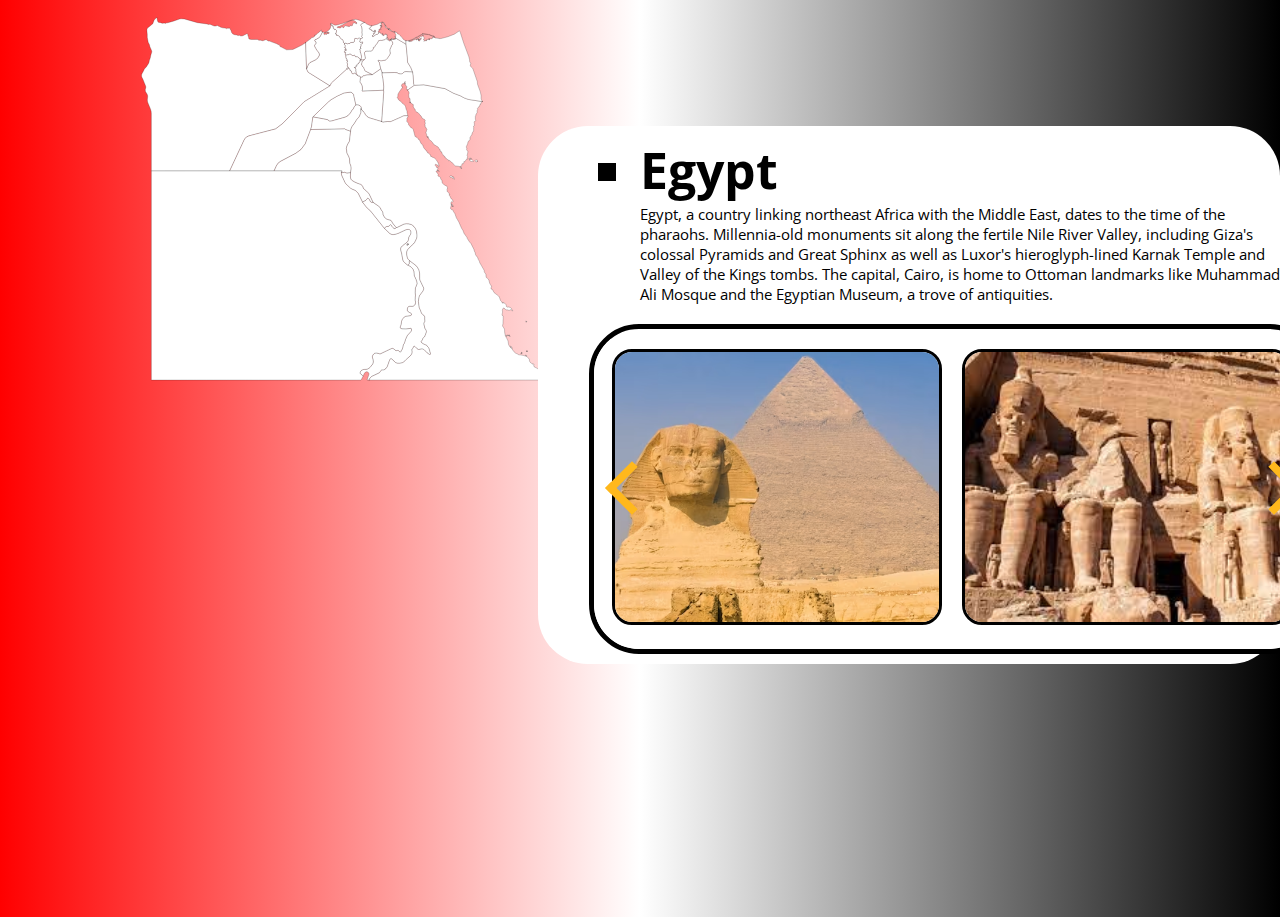
<file: html/eg.html>
<!DOCTYPE html>
<html lang="en">

<head>
  <meta charset="UTF-8">
  <meta http-equiv="X-UA-Compatible" content="IE=edge">
  <meta name="viewport" content="width=device-width, initial-scale=1.0">
  <link rel="stylesheet" href="..//css/eg.css">
  <title>Travinture | Egypt </title>
</head>

<body>
  <div id="arg">
    <div id="container">
      <div id="image">
        <svg baseprofile="tiny" fill="#7c7c7c" height="2201" stroke="#ffffff" stroke-linecap="round"
          stroke-linejoin="round" stroke-width="2" version="1.2" viewbox="0 0 1000 2201" width="1000"
          xmlns="http://www.w3.org/2000/svg">
          <path
            d="M979.6 864.4l-0.2 1.5-0.1-0.9-0.9 0.1-1.3 0.1 0.1-1.2 0.3-0.3 0.1-0.6 0.9-0.4 0.3 0.3-0.6 0.4 0.5 0.1 0.5 0.7 0.4 0.2z m-37.5-34.9l-0.2 0.4-0.6-0.9-0.4-0.5-0.2-0.5-0.6-0.3-0.7-0.7 2-0.1 0.8 1.4 0 0.4 0.2 0.5-0.3 0.3z m-11.3-7.7l-0.1 0.4 0.2 0.5 0.1 0.4-0.5-0.1-0.4-1.2-1.1 1 0.4 0.5-0.5 0.5-0.3-1.5 1.1-1.1 0.4-1 0.8-0.5-0.3 1 0.1 0.2 0.1 0.9z m12.7-4.8l0.1 0.4 0.5 0 1.1 0.2 0.4 0.3-1.8 0-1 0-0.4 0.2-0.8-0.6 0.6 0.1 0.5-0.2 0.6-0.1-0.1-1.2 0.6 0.4-0.3 0.5z m-42.9-38.8l0.3 0.4-0.1 0.8 1 1.2 0.7 0.7-0.3 0.1-0.9-0.2-0.4-0.1-0.4-0.6-0.5-0.1-0.7-1-0.4-0.4-0.9-0.1-0.2 0.4-0.3-0.2-1.7-0.4-0.9 0.2-1 0.7-0.5 0.7 0.8 0.3 0.2 0.4-0.4 0-0.7-0.4-1.3-0.4 0-0.4-0.2-0.4-0.4-0.6 0.3-0.1 0.5 0.2 1.2-0.3 0.8 0 1.1-0.3 0.8 0 0.7-0.4 0.8 0.4 1.1 0.2 0.6-0.1 1-0.6 0.4 0.1-0.1 0.3z m41.6-32.8l-1.1 0.8-0.4-0.8 0-0.8-0.1-1.2 1.1 0.3 0.7 0.6-0.2 1.1z"
            id="EGY99" name="">
          </path>
          <a href="#" xlink:title="Santa Cruz">
            <path
              d="M537.2 53.4l-1-0.3-0.6 4.5-0.8 2.5-0.1 0.8 0.4 0.5 2 0.8 0.9-0.3 0.7-0.5 0.8-0.2 0.8-0.1 0.8-0.4 0.4 0.1 0.3 0.2-0.1 0.5 0.1 0.7-0.5 2.7-0.2 0.5-0.9 0.5-0.9 0.2-0.9 0.2-0.7 1-0.2 1.2 0.3 0.8 0.4 0.7 0.1 1.2-0.6 0.8-0.8 0.7-0.3 0.8 1.1 1-1 0.5-0.7 0.1 1.1 0.8 0.4 0.5 0.2 0.4 0 1-0.2 0.3-0.3 0-0.6 0.3-1.9 0.6-0.4 0.4 0.3 0.7 0.3 0.6 0.8 0.9 0.3 4 0.6 2.3 0.2 0.3 0.7 0.3 0.2 0.7 0.3 2.6 1 4.3-0.2 2.6-1.2 4.3-0.2 2.2-1.8-1.1-0.6-1.1-1.7-1.6-0.7-0.5-0.4-0.7-0.1-0.7-0.6-0.5-0.6-0.4-1.1-0.6-1-0.4-2.9-0.3-1.2 0.2-0.5 0-0.4-0.8-1.7-2.9-0.5-0.3-1.4 0.7-1 0.1-1.2-0.1-1.4 0.2-0.4-0.1-0.8-1-0.6-0.1-0.7-0.3-1.4-1.6-0.8-0.4-1-0.1-0.9 0.2-0.9 0.3-0.9 0.4-0.9 0.5-4.1 0.5-0.9 0.3-2.1 1.3-0.2-1.4-0.4-1-0.8-0.4-0.4-0.6 0.6-1.4 0.8-1.2 0.4-0.4-0.3-1.5-0.9-0.1-1.1 0.4-1.1-0.4-0.1-1.1 0.6-1.2 0.8-1.2 0.5-0.5 2.1-0.6 1-0.5 0.2-0.9-0.8-0.6-1.2 0.1-2.5 0.5 1.9-1.3 0.4-0.6 0.2-0.9 0.1-1.1-0.3-0.9-0.9-0.4-1.8-0.4 0.3-1 1-1.2 0.8-1.3-0.4-1.6-2-3-0.1-0.5 0.9-0.7 0.8-1.9 0.6-0.1 0.8 0.4 4.8 1.7 1-0.2 1.4-0.5 1.2-0.2 1.3 0.2 0.8-0.5-0.1-0.3 0.4-0.4 0.9-0.5 0.8-0.5 0.7-0.2 5.9-0.4 1.3-0.6 0.8-0.8 0.4-1.9 0.4-0.8 0.2-0.8 0.1-0.5-0.1-1.6 0-1 0.1-0.9 0.6-0.8 4.4 0.2 1.8 0.8 0.9 0 1.8-1.6 0.9-0.5 0.9-0.1 0.9 0.1 0.8 0.3 0.5 0.3 1.7 1.6z"
              id="EGY1530" name="Al Gharbiyah">
            </path>
          </a>
          <a href="#" xlink:title="Santa Cruz">
            <path
              d="M647.8 66.4l3.3 33 0.2 8.4 0.3 2 0.3 1.2 0.1 0.4 7.5 12.1 4.4 11.2-15.6-1.1-2.5 0.3-2.7 0.8-0.6 0.3-3.2 3.1-0.4 0.2-2.4 1.1-0.4 0.1-1 0-4.2-0.7-1.5-0.4-1.1-0.5-2.4-1.6-7.1-0.5-29.4 1-3.6-10.1-2.5-9.9-0.3-3.4-0.7-2.4-0.8-1.1-0.9-0.7-1-1.2-0.3-1 0-1 0.4-0.5 0.9 0.2 0.4 0 3.7 1.1 0.3 0.1 3.6 0 2.1-0.3 1.3-0.4 2.1-0.4 2.4 0 2.2-1.4 2.5-2.6 5.4-7.2 1.8-3.7 0.8-2.5-1-5 0-3.7 1.1-2.3 0.5-1.7 1.1-2 1.2-3.5 2.4-3.1 0.5-1.5 0.1-1.2 0-1.1-0.8-2.9-1.4-1.1-1.2-0.7-1.4-1.8-0.1-0.6 0.3 0-0.3-0.7 7.1-0.8 2.9-0.7 2.1-1 1.7-0.5 23.8 13.9z"
              id="EGY1531" name="Al Isma`iliyah">
            </path>
          </a>

          <path
            d="M537.4 105.2l0.9 1.3-1.1 0.4-0.7-0.4-0.5-0.6-0.5-0.1-0.5 0.7-0.1 0.9 0.1 1 0.5 0.7 0 0.6-2.3 2-1.3 0.5-0.4 0.3 0.1 1.3-0.1 0.5-0.6 0.5-1.4 0.3-0.8 0.4-0.7 1-0.1 0.8 0 0.9-0.3 1.3-0.5 1.1-0.2-0.1-0.3-0.6-0.6-0.4-0.8-0.1 0.1 0.3 0 1.1 0.1 0.6 0.2 0.6 0 0.6-0.8 0.7-0.8 0.4-0.8 0-1.8-0.4 0.9 1.3 2.2 1.6 0.8 1.1 0.1 1-0.3 4.2 0.6 0.6 0.2 1.5 0.1 2.7 0.3 1.1 1.5 2.2 0.9 1.6-2.2-1.3-2-1.7-1-0.5-1.1-0.9-0.7-0.2-0.7 0.2-1.1 0.9-0.6 0.2-1.7 0-1.5-0.5-1-1-0.4-1.4 0-2.1-0.3-1-0.5-0.4-0.1-0.3-1-0.4-1.9-0.6-0.6-1.4-0.1-0.9 0-1.1-0.1-0.8-0.6-0.4-2.2-0.6-2.6 1.9-1.5-0.7-0.5-1.4 0.5-1.3 3.8-1-0.5-1.1-2.4-1.6-0.2-1.4 0.2-1.3 0.4-1.3 0.2-0.9-0.2-1-0.4-1.1-1.1-2.1 0.6-0.9 0.6-1.1 0.4-1.3 0.1-1.3-0.7-0.3-1.1 0.2-0.4-0.5-0.3-0.8 0.1-0.8 0.4-0.6 0.9-0.4 0-0.7-1.7-0.9-1-1.6-0.5-2.3-0.2-4.1 2.1-1.3 0.9-0.3 4.1-0.5 0.9-0.5 0.9-0.4 0.9-0.3 0.9-0.2 1 0.1 0.8 0.4 1.4 1.6 0.7 0.3 0.6 0.1 0.8 1 0.4 0.1 1.4-0.2 1.2 0.1 1-0.1 1.4-0.7 0.5 0.3 1.7 2.9 0.4 0.8 0.5 0 1.2-0.2 2.9 0.3 1 0.4 1.1 0.6 0.6 0.4 0.6 0.5 0.1 0.7 0.4 0.7 0.7 0.5 1.7 1.6 0.6 1.1 1.8 1.1z"
            id="EGY1532" name="Al Minufiyah">
          </path>
          <path
            d="M589.4 136.8l0.1 5.4 2.1 9.2 1.8 19.4-0.6 8.4-52.1 2.2-0.7-1.2 0.6-1.1 0.5-2 0-3.6-0.6-3.9-1.1-3.6-1.1-2.4-2.1-2.4-0.9-1.5-0.4-1.7 1.4-10.1 5.6-2.1 0.7-0.6 0.3-0.7 0.1-0.8 0.3-0.4 0.5 0 0.9 0.4 0.3 0.1 0.5-0.1 1-0.5 0.5-0.3 1.8-0.8 4-0.8 12.6-0.5 20.4-14.1 3.6 10.1z"
            id="EGY1533" name="Al Qahirah">
          </path>
          <path
            d="M545.7 104.4l-1.8 1.7-2.1 1.4-0.9 1.2-0.5 1.1-0.1 1.6-1 3.4-0.2 2.6 0.6 0.7 1.4 1.1 0.8 1.7 0.6 0.9 0.8 0.8 0.8 0.9 0.8 1.3 0.6 2.3 0.7 1.5 0.7 2 0.7 0.9 0.8 0.7 17 8.6-12.6 0.5-4 0.8-1.8 0.8-0.5 0.3-1 0.5-0.5 0.1-0.3-0.1-0.9-0.4-0.5 0-0.3 0.4-0.1 0.8-0.3 0.7-0.7 0.6-5.6 2.1-0.1-0.9-0.2-0.9-0.5-0.7-0.8-0.5-3.2-0.3-1-0.6-1.8-1.8-0.9-1.6-1.5-2.2-0.3-1.1-0.1-2.7-0.2-1.5-0.6-0.6 0.3-4.2-0.1-1-0.8-1.1-2.2-1.6-0.9-1.3 1.8 0.4 0.8 0 0.8-0.4 0.8-0.7 0-0.6-0.2-0.6-0.1-0.6 0-1.1-0.1-0.3 0.8 0.1 0.6 0.4 0.3 0.6 0.2 0.1 0.5-1.1 0.3-1.3 0-0.9 0.1-0.8 0.7-1 0.8-0.4 1.4-0.3 0.6-0.5 0.1-0.5-0.1-1.3 0.4-0.3 1.3-0.5 2.3-2 0-0.6-0.5-0.7-0.1-1 0.1-0.9 0.5-0.7 0.5 0.1 0.5 0.6 0.7 0.4 1.1-0.4-0.9-1.3 0.2-2.2 2.4 0.9 1 0.8 1.1 0 1.1-0.3 0.7-0.5 1.8 0.5z"
            id="EGY1534" name="Al Qalyubiyah">
          </path>
          <path
            d="M610.2 56.2l0.1 0.6 1.4 1.8 1.2 0.7 1.4 1.1 0.8 2.9 0 1.1-0.1 1.2-0.5 1.5-2.4 3.1-1.2 3.5-1.1 2-0.5 1.7-1.1 2.3 0 3.7 1 5-0.8 2.5-1.8 3.7-5.4 7.2-2.5 2.6-2.2 1.4-2.4 0-2.1 0.4-1.3 0.4-2.1 0.3-3.6 0-0.3-0.1-3.7-1.1-0.4 0-0.9-0.2-0.4 0.5 0 1 0.3 1 1 1.2 0.9 0.7 0.8 1.1 0.7 2.4 0.3 3.4 2.5 9.9-20.4 14.1-17-8.6-0.8-0.7-0.7-0.9-0.7-2-0.7-1.5-0.6-2.3-0.8-1.3-0.8-0.9-0.8-0.8-0.6-0.9-0.8-1.7-1.4-1.1-0.6-0.7 0.2-2.6 1-3.4 0.1-1.6 0.5-1.1 0.9-1.2 2.1-1.4 1.8-1.7 1.9-2.1 0.4-2-0.1-1.8-0.2-0.9-0.5-1.7-0.4-2.7-0.7-3.3 0-1.9 0.3-1.3 0.5-1.1 0.7-0.8 0.8-0.6 1.3-0.5 1.6-0.4 3.9-0.1 0.8 0.2 0.8 0 1.3-0.2 0.8-0.2 2.7 0.3 1-0.1 1.3-0.8 0.8-1.1 2.5-2.1 0.5-0.9 0.1-0.8-0.3-1.5 0.1-1.1 0.6-0.7 0.7-0.3 0.9-0.2 0.6-0.3 1.1-0.8 0.5-1 0.4-1.1 0.8-1.6 4.3-5.1 3-5.7 0.4-0.5 0.6-0.1 1.3 0.1 0.9-0.2 0.6 0 0.9-0.4 0.7 0 0.7 0.2 0.7 0.1 1.1-0.4 1.1-0.1 3.9-0.9 0.9-0.1 0.4-0.1 2.5-2 0.7-0.2 1.7 0.1 0.8-0.4 2.5-1.6 0.1 0.5 0.5 0.5 0.8 0.3 0 0.7-0.8 0.3-0.6 0.3-0.4 0.6-0.3 0.8 0.4 0.2 0.6 0.4 0.8-0.5 0.8-0.1 0.6 0.2 0.6 0.4 0 0.6-0.6 0 0 0.8 0.8 0.7 1.1 0.5 1.1 0 1-0.7 0-0.5-1.2-0.1-0.8-0.6-0.5-0.9-0.3-1.1 1.2 0.3 1.7 0.8 0.7 0.2z m12.1-3.2l-2.1 1-2.9 0.7-7.1 0.8-0.3-0.6 1.3 0 0.4 0 0-0.7-0.3-0.1-0.2-0.4 1.1-0.8 0 0.6 0.3 0.1 0.8 0-0.3-1 0.6-0.7 0.9-0.1 0.9 1.6 1 0.4 1.3 0 1.2-0.2 1.9-1.1 1-1.7-0.3-1.7-1.5-1.4 2.1-0.1 0 0.1 0.2 5.3z"
            id="EGY1535" name="Ash Sharqiyah">
          </path>
          <path
            d="M663.9 134.7l1.5 8.8 1 19.3 0.7 1.9 0.7 1.3 0.7 0.9-16.6 11.7-0.3-0.5-1.9-1.9-1.7-0.9 0.4-0.9 0.9-0.8 0.4-0.3 0-2.7-1.1-1.8-3.3-3.3 0.7-0.5 0.3-0.5 0-0.4-0.5-0.5 0.5-0.2 0-0.3-0.5-0.2-0.7-1.1-0.5-0.4-0.1-0.4 0.1-0.3 0.6-0.3 0.6-0.1 0-0.6-0.2-0.7 0-0.5 0.2-0.8-0.5 0-1.1 2.3-0.1 1 0.3 0.7 0.4 0.5 0.4 0.7 0.1 1.3-0.6 0-0.2-1.2-0.6-0.7-1 0-1 0.6-1.3-0.5-1.6 1-1.4 1.8-0.8 1.6-0.1 1.7 0.5 1.4 1.2 1 1.8 0.4-1.4 1.2-6.9 9.7-0.4 0.7-0.8 0.9-2.4 4.4-0.4 1.5-0.1 3.9-0.5 1.6-1.1 1.3 0 0.7 0.9 0.7 0.9 1.3 0.7 1.3 0.7 2 0.9 0.9 4.1 2.8 1.1 0.8 3.7 4.5 2.6 1.5 2.3 2.4 2 2.7 0.8 1.9 0.3 2.3 0.9 3.1 1.1 2.9 1.1 1.7 0 0.6-0.3 1.6 2.2 9.2-7.9 0.1-1.5 0.2-3.4 1.1-2.3 1.4-24.9 11-1.8 0.5-1.2 0.3-6.6-0.4-11.2 1.7-3.5-1.6 5.2-72.1-0.3-4.4 0.6-8.4-1.8-19.4-2.1-9.2-0.1-5.4 29.4-1 7.1 0.5 2.4 1.6 1.1 0.5 1.5 0.4 4.2 0.7 1 0 0.4-0.1 2.4-1.1 0.4-0.2 3.2-3.1 0.6-0.3 2.7-0.8 2.5-0.3 15.6 1.1z"
            id="EGY1536" name="As Suways">
          </path>
          <path
            d="M619.6 36.3l-0.1 1.2-0.7-0.3-1.7-0.3-1 0.4-0.6-1.6 2.1 0.2 2 0.4z m-14.2-6.8l0.9-0.6 0.8 0.4 2 2.3 0.5 0.4 1.2 0.5 3.3 2.6 0.8 0.6-2.5-0.6-8.1-5.1 0.8 0 0.9 0.7-0.2-0.7-0.4-0.5z m-41.8-8.1l-0.3 1.1-0.2 0.5-0.4 0.7-0.6 0.6-2.8 2.1-1.4 1.7-0.2 0.3 0 0.6 0.7 0.4 3.7 0.6 0.5 0.3 0.2 0.6-0.1 0.7 0 0.6 0.3 0.5 0.5 0.3 0.6-0.2 0.6 0.1 1.1 0.9 0.5 0.3 0.6 0 0.4 0.4 0.5 1.2 0.9 0.4 0.8-0.4 0.5-0.5 0.2-0.5 0-0.4-0.3-0.9 0.2-0.7 1.6-0.7 0.9 0 0.3 0.7 0.4 1.5-0.3 0.4 0 0.7 0.5 0.7-0.3 0.5-0.7 0-0.6-0.6-0.6 0-0.3 0.6-0.3 0.7 1.6 0.8-0.2 1.1-1.1 1-1.6 0.4-1.4 0.1 0 0.4 0.4 0.8 0.1 1.3-1.5 2.1-1.4 0.4 0.2 1.2 0.3 0.9 0.6 0.4 1-0.1 4.6-3.9 2.1-1.1 3.7-1 2.5-1.7 1.2-3-0.4-0.7 1.2 0.5 0.6 0.1 0.7 0.1 0.7 0.4 0.1 0.8 0 0.9 0.3 0.4 1 0.3 1.2 0.6 1.3 0.9 0.7 0.9 0.7-1.6 0.4-0.6 0.6-0.5-0.3 0.9-0.1 0.6 0.1 0.5 0.3 0.7-1.1 0 0 0.6 1.1 0-0.5 0.4-0.1 0.3 0.1 0.6 0.4 0 0.7-0.7 0.1 0.6 0.4 0.1 0-0.7 0.6 0-0.4 1.4 0.4 0.9 0.7-0.1 0.4-1.5 1-0.1 1.2-1.4 1.6-1 1.8 0.6-1.1 0 0 0.6 1.1 0.6 0.3-0.4 0.5-0.4 0.3-0.4 1.2 0.6 0 0.6-0.5 0.8-0.1 1.2 0.9-0.4 0.1 0.6-0.1 0.5-0.3 0.4-0.6 0.3 0 0.6 0.6 0.8 0 1-1.7 1.5 0 0.6 0.9 0.1 0.7-0.2 0.4-0.5 0.3-0.7 0.5 0 0.2 1.3-2.5 1.6-0.8 0.4-1.7-0.1-0.7 0.2-2.5 2-0.4 0.1-0.9 0.1-3.9 0.9-1.1 0.1-1.1 0.4-0.7-0.1-0.7-0.2-0.7 0-0.9 0.4-0.6 0-0.9 0.2-1.3-0.1-0.6 0.1-0.4 0.5-3 5.7-4.3 5.1-0.8 1.6-0.4 1.1-0.5 1-1.1 0.8-0.6 0.3-0.9 0.2-0.7 0.3-0.6 0.7-0.1 1.1 0.3 1.5-0.1 0.8-0.5 0.9-2.5 2.1-0.8 1.1-1.3 0.8-1 0.1-2.7-0.3-0.8 0.2-1.3 0.2-0.8 0-0.8-0.2-3.9 0.1-1.6 0.4-1.3 0.5-0.8 0.6-0.7 0.8-0.5 1.1-0.3 1.3 0 1.9 0.7 3.3 0.4 2.7 0.5 1.7 0.2 0.9 0.1 1.8-0.4 2-1.9 2.1-1.8-0.5-0.7 0.5-1.1 0.3-1.1 0-1-0.8-2.4-0.9 1.2-4.3 0.2-2.6-1-4.3-0.3-2.6-0.2-0.7-0.7-0.3-0.2-0.3-0.6-2.3-0.3-4-0.8-0.9-0.3-0.6-0.3-0.7 0.4-0.4 1.9-0.6 0.6-0.3 0.3 0 0.2-0.3 0-1-0.2-0.4-0.4-0.5-1.1-0.8 0.7-0.1 1-0.5-1.1-1 0.3-0.8 0.8-0.7 0.6-0.8-0.1-1.2-0.4-0.7-0.3-0.8 0.2-1.2 0.7-1 0.9-0.2 0.9-0.2 0.9-0.5 0.2-0.5 0.5-2.7-0.1-0.7 0.1-0.5-0.3-0.2-0.4-0.1-0.8 0.4-0.8 0.1-0.8 0.2-0.7 0.5-0.9 0.3-2-0.8-0.4-0.5 0.1-0.8 0.8-2.5 0.6-4.5 1 0.3 1.3-0.8 0.7-0.5 0.9-0.5 0.7 0 0.5-0.3-0.2-0.8-1.4-1.4-0.5-0.7-0.1-0.9 0.8-2.2 0.3-1.5-0.1-2.8-0.3-1.6-0.1-1.7 0.3-4.2-0.1-3-0.7-5.8-0.2-0.9-0.4-0.9-1.1-1.3-0.4-0.5-0.2-0.8 0.1-0.8 0.1-0.9 0.3-0.5 2.1-1.7 6-3.2 2.3 1 3.4 2.7 8.5 3.9 2.7 0.7 1.2-0.1z"
            id="EGY1537" name="Ad Daqahliyah">
          </path>
          <path
            d="M647.6 58l0 0.1 0.2 8.3-23.8-13.9-1.7 0.5-0.2-5.3 0-0.1 0.2 0.1 0.4-2.9 0-1.3-0.4-1.7-1.4-1.7-0.2-0.9 1-0.7-1.2-0.7-1-0.3 0.1-1.2 3.5 0.7 1.1 0.8 0.5 0 1 0.1 0.2 1.6 0.8 1.2 1.2 0.8 2.6 0.7 0.9 0.9 1.5 2 3.5 3.4 1.5 1.1 2.3 4 2.2 2 2.4 1.5 2.8 0.9z"
            id="EGY1538" name="Bur Sa`id">
          </path>
          <path
            d="M606.3 28.9l-0.9 0.6-0.6-0.1-1.6-0.2-0.4-0.4-0.2-0.4-0.4-0.4-2.2-1.2-0.9-0.7-0.9 0-0.3-1.3-0.5-1.1-0.6-1-0.8-0.6 1.1 0 1-0.1-4.2-5.2-0.8-1.5-1.2-1.6-0.9-0.5-0.1 0.4-1.3-0.7-0.6 0.4-0.3 0.9-1.1-0.6 0 1-0.3 0-0.9-0.4 0 0.8-0.1 0.5-0.4 0.7 1.7 0-0.5 1.1 1.3 2.2-0.3 1.4 0.6 0 0 0.6-0.6 0 0.5 0.8 0.1 0.5-0.6 0-0.2-1.2-0.6-0.8-0.8-0.6-1.2-0.1 0.3-0.7-0.3-0.1-0.6 0.7-0.5 1.5 0.5 0 0.3-0.1 0.3-0.5 0.6 0.4 0.5 0.2 0.6 0 0 0.6-0.6 0 0 0.7 0.3 0.6 0.5 0.4 0.6 0.2 0.9 0.1-0.6 0.6-0.8 0.2-0.8-0.2-0.6-0.6-0.6 0 0.1 0.5-0.7 0.2 0.7 0.6 0.5 0.7-1.1 1.4-0.3 1.1 0.8 0.7 1.7 0 0 0.7-1.1-0.2-0.9-0.4-0.7 0-0.7 0.6-0.5 0-0.5-0.6-0.6 0.1-0.4 0.6-0.2 0.9 0.4 0.5 0.5 0.3 0.2 0.4-1.1 0.4 0 0.6 0.5 0.9-0.6 0.4-0.9 0.2-0.7 0.6-0.2 1.4 0.6 0.8 0.8 0.2 0.9-0.4-1.2 3-2.5 1.7-3.7 1-2.1 1.1-4.6 3.9-1 0.1-0.6-0.4-0.3-0.9-0.2-1.2 1.4-0.4 1.5-2.1-0.1-1.3-0.4-0.8 0-0.4 1.4-0.1 1.6-0.4 1.1-1 0.2-1.1-1.6-0.8 0.3-0.7 0.3-0.6 0.6 0 0.6 0.6 0.7 0 0.3-0.5-0.5-0.7 0-0.7 0.3-0.4-0.4-1.5-0.3-0.7-0.9 0-1.6 0.7-0.2 0.7 0.3 0.9 0 0.4-0.2 0.5-0.5 0.5-0.8 0.4-0.9-0.4-0.5-1.2-0.4-0.4-0.6 0-0.5-0.3-1.1-0.9-0.6-0.1-0.6 0.2-0.5-0.3-0.3-0.5 0-0.6 0.1-0.7-0.2-0.6-0.5-0.3-3.7-0.6-0.7-0.4 0-0.6 0.2-0.3 1.4-1.7 2.8-2.1 0.6-0.6 0.4-0.7 0.2-0.5 0.3-1.1 2.1-0.1 12.3-3.5 7.3-4.2 3-1 3.2 0.1 2.6 1.3 1.1 2.6 0.5 1.1 2.5 3.5 1.1 2.8 1.3 1.6 2.6 2.4 0.9 0.4 2 0.4 0.2 0.1z"
            id="EGY1539" name="Dumyat">
          </path>
          <path
            d="M402.3 62.9l0 0.1 2.2 63.9 3.8 8 53.7 33.5-63.6 39.1-53.1 53.7-16.5 12.5-64.8 17-6.1 2.5-3.8 4.2-2.3 3.5-35.3 75.6-190 0.1-1.6 0 0-140.9-0.5-5.3-1.5-5.1-6.7-16.5-0.9-3.2-0.1-3.7 0.7-6.8 0-2.3-1.2-3.8-4.2-7.1-0.5-3.9 1.3-5 0.1-1.8-0.3-2.1-7.1-17.7-2.3-4.2-0.7-2.1 0-3.6 1.3-3.3 3.4-6.2 1.4-3.2 0.8-1.4 2.2-2.8 2.5-2.5 4.7-7.3 1.6-3.2 0.8-3.3 0.3-1.8 2.4-6.6 0.9-5.2 1-3.8 1.2-3.3 0.6-3.3-1.2-3.8-3.5-7.7-1.1-4.8-2.9-5.9-0.5-2-1.9-10.2-0.1-7.8-0.8-8.1 0-3.5 1-3 13.3-10.9 3-8.2 2.3-3.3 5.1-4.1-0.1 0.7 1 6.3 0.9 3.1 1.5 1.9 1.7 0.5 4.2 0.3 3.2 1.6 1.7 0 3.7-0.6 0.8 0.3 0.9 0.4 1 0.2 1.5-0.8 2-0.6 2.4-0.2 13.3-3.9 15.3-5.2 3.7-0.6 8 0.4 32.3 9.1 23.6 3.2 1.3 0.7 1.3 0.5 4.1-0.3 1.7 0.2 5.8 2.8 3.4 1.1 3.7 0 3-1.1 1.4-0.2 1.4 1 1.1 1.1 0.9 0.3 0.7 0.1 0.9 0.2 2.3 1.3 5.1 1.7 5.6 0.6 2 0.6 1.3 1 0.5-0.4 0.8-0.5 0.3-0.4 1 0.1 5.1-0.1 0.6 0.2 0.6 0.4 0.6 0.6-0.2 0.7 0.2 0.7 0.6 1.2 0.4 0.6 0.4 0.2 0.2 0.3 0.2 1.4 0.2 0.6 0.6 1 0.8 2.9 0.8 1.3 2 1.7 2.3 1.3 2.6 0.9 5.1 0.8 2 0.8 1.9 0.4 1.8-1 4.1 2.2 4.8-0.8 9.5-4.7 1.4-0.2 0.9 0.6 0.4 1.4 0.1 1.9 0.3 0.8 1.4 3.4 0.3 3.1 0.3 0.8 2.4 1.5 3.9 0.6 14.7-0.1 1 0.3 0.7 0.5 0.6 0.7 0.7 0.4 1 0.3 2.5-0.3 1.8 0.2 3.5 0.9 1.6 0.2 1.6-0.4 3.6-1.7 1.9-0.4 1.5 0.3 1.5 0.7 1.3 0.9 1 1 0.7 0.4 2.9 0 1.1 0.2 0.9 0.3 1.3 0.8 14.5 5.2 3 1.6 1.5 0.7 2 0.3 0.5 0.5 0.6 2.6 0.3 0.8 0.6 0.5 1.5 0.4 14.2 7.5 13.2-0.6 2.4-0.4 11.2-5.4 12-5.9 4.4-3.3 3.4-1.8z"
            id="EGY1540" name="Matruh">
          </path>
          <path
            d="M467.7 21.4l1.4 0.3 0.7 1.1 0.2 1.9-0.1 2.4 0.4 0.3 0.7 0.2 0.8 0.4 0.3 1 0.1 0.9 0.4 0.7 0.5 0.5 0.8 0.3 0-0.4 0.3-0.6 0.4-0.4 0.7 0.3 0.3 0.4 1 0.7 0.5 0.5 0.4 0.6 0.2 0.8 0.1 0.9-0.2 2-0.4 1.8-0.7 1.5-1 1 0 0.6 0.4 0.2 0.2 0.5 0.5 0 0-0.7 0.6 0 0.4 0.8 0.5 2.6 0 0.6 1.4 0 0.4-0.1 0.6-0.5 0.6-0.1 0.6 0.4 0.9 1.3 0.5 0.2 0.9 0.3 0.7 0.7 3.7 5.6 3.9 2.2 0.6 0.8 0.2 0.4 1.1 1.6 0.4 0.9 0 1-0.2 1.4 0.2 0.8 0.7 0.6 1.4 1.4 0.8 1.4-0.9 0.7 0.1 0.5 2 3 0.4 1.6-0.8 1.3-1 1.2-0.3 1 1.8 0.4 0.9 0.4 0.3 0.9-0.1 1.1-0.2 0.9-0.4 0.6-1.9 1.3 2.5-0.5 1.2-0.1 0.8 0.6-0.2 0.9-1 0.5-2.1 0.6-0.5 0.5-0.8 1.2-0.6 1.2 0.1 1.1 1.1 0.4 1.1-0.4 0.9 0.1 0.3 1.5-0.4 0.4-0.8 1.2-0.6 1.4 0.4 0.6 0.8 0.4 0.4 1 0.2 1.4 0.2 4.1 0.5 2.3 1 1.6 1.7 0.9 0 0.7-0.9 0.4-0.4 0.6-0.1 0.8 0.3 0.8 0.4 0.5 1.1-0.2 0.7 0.3-0.1 1.3-0.4 1.3-0.6 1.1-0.6 0.9 1.1 2.1 0.4 1.1 0.2 1-0.2 0.9-0.4 1.3-0.2 1.3 0.2 1.4 2.4 1.6 0.5 1.1-3.8 1-0.5 1.3 0.5 1.4-37.9 34.3-3.3 6.9-53.7-33.5-3.8-8 4.8-11.9 3.7-3.8 13.3-6.4 3-2 2.6-2.9 2.1-3.1 2.2-4.2-1.2-3.6-1.1-2.3-3.8-4.6-5.2-8.6-0.6-1.7-0.3-2.2 1.2-2.3 1.5-1.7 1-1.7 0.1-0.5-0.8-2.6-1.6-0.9-0.5-1-0.4-0.5-0.1-0.6-0.1-0.8 0.1-0.7 0.5-0.5 4.7-2.1 5.5-3.3 1-0.7 2.2-3.2 4.7-9.3 0.2-0.5 3 0.9 3 0.3-0.6 0.4-1 1.1-0.6 0.4 0 0.6 0.6 0.1-1 0.7 0.3 0.7 0.9 0.7 0.8 0.5 3.4-2-0.4 1.1 0.5 0.6 0.7 0.1 0.3-0.1 0.4-0.6 2.4-2.4 0.3 0.5 0.3 0.2 0.5-1.2 0.1-0.8 0.5 0 0 1 0.1 0.8 0.4 0.5 0.6 0.3 0.4-0.6 0.8-2.6-1.3-0.6-1.1 0.2-1.2 0.7-1.5 0.3 0-0.6 1.1 0 0-0.6-1.3 0.4-4.8 0.2 0-0.6 3-0.8 2.9-1.6 5-4.6 1.8-2.9 1.1-3.8 0.3-4.1-0.7-3.3 0.6 0 0.4 1.9 0.7 1.7 1.2 1.3 1.6 0.3z"
            id="EGY1541" name="Al Buhayrah">
          </path>
          <path
            d="M525.2 215.2l-3.3 3.3-3.2 6.3-3.3 3.7-1.5 2.9-2.6 3.9-5.5 6.1-6.9 3.6-34 9.6-3.9 0.3-5.5-3.9-35.5-6.6 38.1-37.1 6-4.9 14.9-8.8 17.1-7.9 17.1-2.1 3.9 2.9 2.2 2.4 5.9 26.3z"
            id="EGY1542" name="Al Fayyum">
          </path>
          <path
            d="M443.2 36.7l-0.2 0.5-4.7 9.3-2.2 3.2-1 0.7-5.5 3.3-4.7 2.1-0.5 0.5-0.1 0.7 0.1 0.8 0.1 0.6 0.4 0.5 0.5 1 1.6 0.9 0.8 2.6-0.1 0.5-1 1.7-1.5 1.7-1.2 2.3 0.3 2.2 0.6 1.7 5.2 8.6 3.8 4.6 1.1 2.3 1.2 3.6-2.2 4.2-2.1 3.1-2.6 2.9-3 2-13.3 6.4-3.7 3.8-4.8 11.9-2.2-63.9 0-0.1 0.4-0.2 0.6-0.9 0.7-0.7 12-8.9 1.3-2.5 2.2 0.6 2.4-1.2 3.8-3.4-0.7-1-0.3 0-0.7 0.4 0.4-1 0.7-0.6 0.6-0.1 0.5 1 0.6 0 0.9-1 3.8-3.4 1.2-0.8 1-0.5 1.7-2.3 0.6-0.5 1.2-0.2 0.6-0.6 0.6-0.6 0.7-0.6-0.6-0.2 0.1-0.5 2.2-1.2-0.2 2.7 2.3 1.9 0.3 0.1z"
            id="EGY1543" name="Al Iskandariyah">
          </path>
          <path
            d="M528.7 142.2l1.8 1.8 1 0.6 3.2 0.3 0.8 0.5 0.5 0.7 0.2 0.9 0.1 0.9-1.4 10.1 0.4 1.7 0.9 1.5 2.1 2.4 1.1 2.4 1.1 3.6 0.6 3.9 0 3.6-0.5 2-0.6 1.1 0.7 1.2 52.1-2.2 0.3 4.4-5.2 72.1-30.1-9.1-1.5-0.8-2.5-1.5-1.6-1.2-3.2-3.4-1-1.3-0.3-0.6-1.2-2.7-0.5-0.8-0.6-0.7-1.7-1.5-6-7.4 0.2-1 0.1-0.8 0-1-0.2-1-0.4-0.9-0.8-1.4-0.6-0.7-0.6-0.6-0.8-0.5-1.2-0.6-2.4-0.8-2.1-0.3-3.7 0.1-5.9-26.3-2.2-2.4-3.9-2.9-17.1 2.1-17.1 7.9-14.9 8.8-6 4.9-38.1 37.1-3.3 23.6-2.1 7.2-13.2 34.9-10.4 13.8-12.4 9.2-37.8 20-5.8 4.4-4.1 6.2-5.8 12.8-108.6 0 35.3-75.6 2.3-3.5 3.8-4.2 6.1-2.5 64.8-17 16.5-12.5 53.1-53.7 63.6-39.1 3.3-6.9 37.9-34.3 1.5 0.7 2.6-1.9 2.2 0.6 0.6 0.4 0.1 0.8 0 1.1 0.1 0.9 0.6 1.4 1.9 0.6 1 0.4 0.1 0.3 0.5 0.4 0.3 1 0 2.1 0.4 1.4 1 1 1.5 0.5 1.7 0 0.6-0.2 1.1-0.9 0.7-0.2 0.7 0.2 1.1 0.9 1 0.5 2 1.7 2.2 1.3z"
            id="EGY1544" name="Al Jizah">
          </path>
          <path
            d="M512.3 279.3l-2.6 22.7-0.4 1.9-0.5 1.1-4 6.8-2.3 6.2-0.5 2.1-0.2 1.7 0.1 1 0.8 4.2 0.4 4 0.1 1 0.4 1.1 4.4 8.7 1.3 3.7 0.4 2.5 0.7 8.8 0.5 2.1 1.9 4.9 0.4 1.8 0.3 2.8 0.1 2.2-0.1 1.5-1.4 8.8-8.8 1-0.8-0.1-4.8-1.9-1.3 0.1-2.6 0.5-1.6 0.1-2.2-1 0.4-1.1 0.9-2-166.2 0 5.8-12.8 4.1-6.2 5.8-4.4 37.8-20 12.4-9.2 10.4-13.8 13.2-34.9 83.4-2 1.4 1.5 12.9 4.6z"
            id="EGY1545" name="Al Minya">
          </path>
          <path
            d="M537.7 224.7l-0.3 4 0.3 3.7-0.1 1.3-0.6 1.8-1 1.9-1.4 3.9-1 2-1.2 1.8-3.6 3.9-2.3 3.1-4.7 7.6-5.5 7.4-1.8 3.2-1.5 4.3-0.6 2.8-0.1 1.9-12.9-4.6-1.4-1.5-83.4 2 2.1-7.2 3.3-23.6 35.5 6.6 5.5 3.9 3.9-0.3 34-9.6 6.9-3.6 5.5-6.1 2.6-3.9 1.5-2.9 3.3-3.7 3.2-6.3 3.3-3.3 3.7-0.1 2.1 0.3 2.4 0.8 1.2 0.6 0.8 0.5 0.6 0.6 0.6 0.7 0.8 1.4 0.4 0.9 0.2 1 0 1-0.1 0.8-0.2 1z"
            id="EGY1546" name="Bani Suwayf">
          </path>
          <path
            d="M545.5 13.2l-6 3.2-2.1 1.7-0.3 0.5-0.1 0.9-0.1 0.8 0.2 0.8 0.4 0.5 1.1 1.3 0.4 0.9 0.2 0.9 0.7 5.8 0.1 3-0.3 4.2 0.1 1.7 0.3 1.6 0.1 2.8-0.3 1.5-0.8 2.2 0.1 0.9 0.5 0.7 1.4 1.4 0.2 0.8-0.5 0.3-0.7 0-0.9 0.5-0.7 0.5-1.3 0.8-1.7-1.6-0.5-0.3-0.8-0.3-0.9-0.1-0.9 0.1-0.9 0.5-1.8 1.6-0.9 0-1.8-0.8-4.4-0.2-0.6 0.8-0.1 0.9 0 1 0.1 1.6-0.1 0.5-0.2 0.8-0.4 0.8-0.4 1.9-0.8 0.8-1.3 0.6-5.9 0.4-0.7 0.2-0.8 0.5-0.9 0.5-0.4 0.4 0.1 0.3-0.8 0.5-1.3-0.2-1.2 0.2-1.4 0.5-1 0.2-4.8-1.7-0.8-0.4-0.6 0.1-0.8 1.9-0.8-1.4-1.4-1.4-0.7-0.6-0.2-0.8 0.2-1.4 0-1-0.4-0.9-1.1-1.6-0.2-0.4-0.6-0.8-3.9-2.2-3.7-5.6-0.7-0.7-0.9-0.3-0.5-0.2-0.9-1.3-0.6-0.4-0.6 0.1-0.6 0.5-0.4 0.1-1.4 0 0-0.6-0.5-2.6-0.4-0.8-0.6 0 0 0.7-0.5 0-0.2-0.5-0.4-0.2 0-0.6 1-1 0.7-1.5 0.4-1.8 0.2-2-0.1-0.9-0.2-0.8-0.4-0.6-0.5-0.5-1-0.7-0.3-0.4-0.7-0.3-0.4 0.4-0.3 0.6 0 0.4-0.8-0.3-0.5-0.5-0.4-0.7-0.1-0.9-0.3-1-0.8-0.4-0.7-0.2-0.4-0.3 0.1-2.4-0.2-1.9-0.7-1.1-1.4-0.3-2.3-1.7-1.2-2.8 0.5-1.7 3 1.7 2.2 1.7 2.5 1 3 0.3 3.5-0.4 11.5-3.1 24.3-8.7 0 0.7-1.2 0.1-7.6 2.9-6.3 3.6-4.3 2.1-3.5 2.4-0.5 0.2-1.1 0.2-0.6 0.2-3.1 2.2-1.5 0.5-3.2 0.3-0.7 0.4-0.4 0-1.2 1.9 0 0.7 1.7 0.4 0.5 0.1 0.6-0.5 0.5 0 1.3 0.7 2.2-0.1 2.3-0.7 1-0.9 0.7-1.6 1.6 0.5 1.7 1.4 1 1.3 0.5 0 0.6-1.6 1.2-1.7 1.5-1.3 1.3-0.6 0.7-0.3 0.9 0.4 1.1 0.7 1.2 0.5 0.7-0.1 1.1-0.3 1.1-0.1 1 0.5-0.6 0.2 0.1 0.5 1.1 0.3 1.4-0.5 1.3-0.9 1.1-0.9-0.5-0.2 0-0.4 0.3-0.3 0.2-0.5 2.8 1.3 0.6 0.7 0.7-0.6 0.6-0.8 0.9-1.9-0.5-0.8 0.3-0.7 1.3-1.1 0.3-0.6-0.1-0.9 0.4-0.5 0.5-0.1 3 0.3 0.8 0.3 1.3 0.9 0.2 0.3 0 0.5 0.2 0.3 0.7 0.2 0.7-0.2 0.5-0.5 0.3-0.6-1.5-0.8 0.6-0.3 0.5-0.2 0.5 0.1-1.6-2.2-3.3-2.5-3.8-1.6-3.7-0.2 0.7-0.4 2.1-0.8 6.9-1 2.6 0.3 7.5 2.4 10.6 4.8z"
            id="EGY1547" name="Kafr ash Shaykh">
          </path>
          <path
            d="M557.3 887.9l-4.9 0 4.6-13.5 0.1-2.2-0.8-1.9-1.8-1.8-1.5-0.8-1.5-0.2-1.6 0.3-1.5 0.8-2.2 2.3-3.6 7.6-0.8-1.3-0.8-0.9-3.6-2.6-0.8-0.8-0.8-0.9-0.4-0.9-0.2-1 0.3-1.2 0.6-1.3 1.3-1.9 1-1.1 1.1-0.9 2.1-1 2-0.6 2-0.3 4.2-0.2 1.9-0.3 2.1-0.7 1.9-0.9 1.4-0.8 2.8-2.3 5.8-7.3 0.7-1.4 0.5-1.4 0.6-2.8 0.1-0.6-0.6-4.8-1.3-5.2-0.3-2 0-0.9 0.3-1.3 0.6-1.4 1.5-2.3 1.1-1.3 1.2-1 1.1-0.5 1.1-0.4 1-0.2 1-0.1 1.9 0 7 1.9 0.9 0.1 0.9-0.1 26-12.4 2.3-0.7 1.1-0.2 1 0.1 1 0.4 1.8 1.2 3.7 3.1 1 0.4 1 0.3 1.2 0 2.2-0.5 1 0 0.9 0.2 0.9 0.6 0.7 0.7 1 1.7 0.7 0.8 0.8 0.2 0.9-0.3 0.8-0.9 1.6-3.4 0.6-0.9 0.7-0.9 0.9-1.7 0.7-2.4 1-5 0.8-2.5 0.9-1.6 0.7-1 0.3-0.5 0.8-1.7 2.4-8 4-8.9 2.1-2.8 7.1-7.8 0.8-1.2 0.5-1.2 0.3-1.6-0.1-1.5-0.6-1.6-0.8-0.4-1-0.2-11 1.7-8.2-0.3-3.3-0.7-0.9-0.3-0.9-0.5-0.7-1-0.3-1.4 0.5-2.2 0.3-1.2 0.7-1.6 0.7-2.3 1.1-6.8 1-3.9 0.5-0.9 2-2.9 1.5-1.8 1.8-1.8 1-0.6 0.9-0.5 1-0.4 2-0.5 10.1-1.4 1-0.4 0.9-0.6 0.5-1 0.1-1.1-0.7-1.7-0.8-0.9-0.9-0.7-1.9-0.9-3.7-2.1-0.9-0.8-0.7-0.9-0.5-1.2-0.1-1.5 0.2-2.6 0.6-2.8 0.5-1.1 0.7-0.9 0.7-0.6 0.9-0.4 1-0.4 1.9-0.3 5.2 0.2 2-0.3 1-0.3 1-0.5 0.9-0.6 0.9-0.8 0.7-1 0.3-0.6 0.7-0.8 0.2-0.9 0.8-3.2 0-1.7-1.1-3.7-0.1-1.1 0.1-2.9 0.2-1 0-2.1 0.6-4.5 0-1.1-0.7-6.2 0.2-5 0.3-1.9 0-1.2-0.2-0.2 0.5-3.6 3-7.3 0.8-3.4-0.3-1.3 0-0.5-0.6-3.3-1.6-4.8-3.5-7.3-0.6-1.6-0.3-1.2-0.9-9.3-1.2-3.4-0.9-1.9-1.4-2.1-1.8-2-2.8-2.3-6.7-3.8 1.4-1.2 0.7-0.4 0.8-0.6 0.4-0.8 0.3-1.3 0-4.8 0.6-2.1 16.6 12.7 3 4 2.8 4.8 1.1 2.7 0.6 2.6 0.8 5.3 0.2 12.1 0.5 3.2 0.5 1.3 8.8 18.5 0.1 0.7-0.1 1.7-0.6 2.3-0.3 0.8-1 1.9-1.3 2-6.7 8.8-0.7 1.6-1.7 7.1-0.8 6.1 2.3 15.3 0.8 2.1 1.9 3.6 2.2 6.1 0.7 1.6 1.3 1.7 1.6 1.4 1.7 1.2 0.9 0.7 0.9 1.1 1 1.9 0.3 1.3 0.1 1.2-0.1 1.4 0 1.7 0.5 4.7-0.1 1.5-0.4 0.9-1.7 2.7-0.2 1.5 0.1 2.3 1.8 8.3 0.5 1.4 2.3 3.6 0.9 2 0.3 1.4 0.1 1.3-0.1 0.9-0.7 2.3-2.9 7.5-0.4 0.9-0.6 0.8-2.5 2-0.8 0.9-0.5 1.1-1.2 3-0.4 0.9-0.6 0.9-1.6 1.8-0.5 1.2 0.2 1.1 0.5 1 0.9 0.7 5.6 3.5 4.8 1.8 1 0.5 0.8 0.7 0.7 0.9 1.1 2 0.7 0.8 1.6 1.5 0.7 0.9 0.5 0.9 3.4 11.6 0.2 2.3-0.3 1-0.7 0.4-0.8 0-0.9-0.3-0.9-0.4-5.3-4-6.5-6.8-2-1.2-1.9-0.6-2-0.2-6.7 1.1-0.8 0-0.9-0.1-0.9-0.3-0.9-0.4-1.9-1.5-3.6-3.8-0.9-0.9-1-0.6-0.8-0.2-0.8 0.1-0.7 0.6-0.4 0.9-0.9 2.7-0.5 0.8-1.6 1.6-0.7 1.2 0 1.2 0.5 3.8-0.1 2.6-0.3 1.6-0.5 1.2-1.1 1.8-2.1 2.8-10.6 9.6-2.6 2.9-3 2.7-1.4 0.9-1.6 0.9-3.7 1.2-3.9 0.6-4.6-0.1-1.1-0.2-2-0.6-2.1-1-0.8-0.6-0.8-0.6-3.4-3.9-3.7-3-0.9-0.6-0.9-0.4-0.9-0.1-0.9 0.3-0.8 0.6-0.6 0.9-0.9 1.9-5.3 15-1.4 2.3-1.4 1.8-1.1 1.3-3.3 2.4-0.9 0.5-1 0.4-1 0.2-2.8 0-1 0.2-1.1 0.4-1 0.9-0.6 0.9-1.1 1.9-1.4 1.8-1 0.8-16.9 8-1.8 1-1.8 1.5-1.9 2.2-2.3 4.4-0.1 0.4z"
            id="EGY1548" name="Aswan">
          </path>
          <path
            d="M512.1 380.9l-0.3 8.1 0.1 2.7 0.3 1.3 0.7 2.6 0.6 1.2 0.5 1 0.8 1 0.8 0.7 7.1 4.2 8.3 3.5 5.2 1.6 1.2 0.6 1.2 0.9 1.8 1.6 1 1.3 0.8 1.4 1.3 3.7 0.6 1.4 0.6 0.8 0.6 0.5 1.9 1.2 3.3 2.8 5.2 5.3 1.1 1.4 1.9 3.2 8.7 18.4-3.2 0.4-1-0.3-1.2-0.5-0.9-0.8-0.8-1-0.7-1.1-1.3-2.9-0.6-1-0.6-0.8-1.4-1.4-1.1-0.4-0.9 0-0.5 0.3-0.6 0.6-0.8 1.1-0.6 1-0.5 0.7-0.8 0.8-0.9 0.7-7.6 4.2-10.3-20.8-1-1.5-3.8-4.2-1.6-1.2-1.3-1-7.5-3.1-4-2.3-10.9-10.3-1.2-1.6-1.4-2-7.6-16.3-0.9-2.9-0.2-2.5 0.3-3.6 2.2 1 1.6-0.1 2.6-0.5 1.3-0.1 4.8 1.9 0.8 0.1 8.8-1z"
            id="EGY1549" name="Asyut">
          </path>
          <path
            d="M490 379.6l-0.3 3.6 0.2 2.5 0.9 2.9 7.6 16.3 1.4 2 1.2 1.6 10.9 10.3 4 2.3 7.5 3.1 1.3 1 1.6 1.2 3.8 4.2 1 1.5 10.3 20.8 11.3 14.1 7.8 6.6 34.2 43 12.9 12.3 0.9 0.6 1.4 0.8 2 1 1.2 0.4 1.5 0.3 2.3 0.1 4-0.7 7.2-2.1 18.8-8.8 2.3-0.6 3.7-0.5 1.4 0.1 1.2 0.2 0.9 0.4 0.8 0.6 0.8 0.8 0.7 0.9 0.6 0.9 0.3 1 0.3 1.8 0 1.9-0.2 1.2-0.3 1-0.8 1.8-3.4 5.9-0.5 1.1-0.3 1-0.6 4.3-0.5 2-0.4 1-0.5 0.9-0.6 0.9-1.6 1.8-11.2 8.9-2.4 2.5-1.2 1.8-0.4 0.9-0.2 0.9-0.1 1.9 0.1 1.4 2.8 11 2.2 13 1.2 3.2 0.8 1.4 0.8 1.2 1.7 1.8 7.7 6 6.7 3.8 2.8 2.3 1.8 2 1.4 2.1 0.9 1.9 1.2 3.4 0.9 9.3 0.3 1.2 0.6 1.6 3.5 7.3 1.6 4.8 0.6 3.3 0 0.5 0.3 1.3-0.8 3.4-3 7.3-0.5 3.6 0.2 0.2 0 1.2-0.3 1.9-0.2 5 0.7 6.2 0 1.1-0.6 4.5 0 2.1-0.2 1-0.1 2.9 0.1 1.1 1.1 3.7 0 1.7-0.8 3.2-0.2 0.9-0.7 0.8-0.3 0.6-0.7 1-0.9 0.8-0.9 0.6-1 0.5-1 0.3-2 0.3-5.2-0.2-1.9 0.3-1 0.4-0.9 0.4-0.7 0.6-0.7 0.9-0.5 1.1-0.6 2.8-0.2 2.6 0.1 1.5 0.5 1.2 0.7 0.9 0.9 0.8 3.7 2.1 1.9 0.9 0.9 0.7 0.8 0.9 0.7 1.7-0.1 1.1-0.5 1-0.9 0.6-1 0.4-10.1 1.4-2 0.5-1 0.4-0.9 0.5-1 0.6-1.8 1.8-1.5 1.8-2 2.9-0.5 0.9-1 3.9-1.1 6.8-0.7 2.3-0.7 1.6-0.3 1.2-0.5 2.2 0.3 1.4 0.7 1 0.9 0.5 0.9 0.3 3.3 0.7 8.2 0.3 11-1.7 1 0.2 0.8 0.4 0.6 1.6 0.1 1.5-0.3 1.6-0.5 1.2-0.8 1.2-7.1 7.8-2.1 2.8-4 8.9-2.4 8-0.8 1.7-0.3 0.5-0.7 1-0.9 1.6-0.8 2.5-1 5-0.7 2.4-0.9 1.7-0.7 0.9-0.6 0.9-1.6 3.4-0.8 0.9-0.9 0.3-0.8-0.2-0.7-0.8-1-1.7-0.7-0.7-0.9-0.6-0.9-0.2-1 0-2.2 0.5-1.2 0-1-0.3-1-0.4-3.7-3.1-1.8-1.2-1-0.4-1-0.1-1.1 0.2-2.3 0.7-26 12.4-0.9 0.1-0.9-0.1-7-1.9-1.9 0-1 0.1-1 0.2-1.1 0.4-1.1 0.5-1.2 1-1.1 1.3-1.5 2.3-0.6 1.4-0.3 1.3 0 0.9 0.3 2 1.3 5.2 0.6 4.8-0.1 0.6-0.6 2.8-0.5 1.4-0.7 1.4-5.8 7.3-2.8 2.3-1.4 0.8-1.9 0.9-2.1 0.7-1.9 0.3-4.2 0.2-2 0.3-2 0.6-2.1 1-1.1 0.9-1 1.1-1.3 1.9-0.6 1.3-0.3 1.2 0.2 1 0.4 0.9 0.8 0.9 0.8 0.8 3.6 2.6 0.8 0.9 0.8 1.3-4.4 8.8-1 0.7-11.1 0-15.9 0-39.8 0-8 0-31.8 0-15.9 0-23.9 0-7.9 0-31.8 0-15.9 0-39.8 0-8 0-15.9 0-15.9-0.1-39.8 0-7.9 0-31.8 0-15.9 0-23.9 0-7.9 0-16 0-15.9 0-23.8 0-8 0-31.8 0-8 0 0-511.3 1.6 0 190-0.1 108.6 0 166.2 0-0.9 2-0.4 1.1z"
            id="EGY1550" name="Al Wadi at Jadid">
          </path>
          <path
            d="M656.2 595.6l-0.6 2.1 0 4.8-0.3 1.3-0.4 0.8-0.8 0.6-0.7 0.4-1.4 1.2-7.7-6-1.7-1.8-0.8-1.2-0.8-1.4-1.2-3.2-2.2-13-2.8-11-0.1-1.4 0.1-1.9 0.2-0.9 0.4-0.9 1.2-1.8 2.4-2.5 11.2-8.9 1.6-1.8 0.6-0.9 0.5-0.9 0.4-1 0.5-2 0.6-4.3 0.3-1 0.5-1.1 3.4-5.9 0.8-1.8 0.3-1 0.2-1.2 0-1.9-0.3-1.8-0.3-1-0.6-0.9-0.7-0.9-0.8-0.8-0.8-0.6-0.9-0.4-1.2-0.2-1.4-0.1-3.7 0.5-2.3 0.6-18.8 8.8-7.2 2.1-4 0.7-2.3-0.1-1.5-0.3-1.2-0.4-2-1-1.4-0.8-0.9-0.6-12.9-12.3 3.2-3 0.9-0.6 0.9-0.4 4.6-0.6 1.3-0.4 1-0.7 1.9-2.3 0.4-0.4 0.9-0.4 1 0.2 1 1 2.4 4 1.6 1.9 1.8 1.4 1.9 1.1 1.2 0 0.8-0.1 2.2-2.4 2.5-0.5 16.5-8 4.2-0.8 2.4-0.2 5.2 0.4 6.4 1.8 1.6 0.9 2 1.4 2.8 2.6 3.2 4.4 1.2 2.1 0.8 2 1.2 4.3 0.9 6.7 0.1 3.2-0.1 2.1-0.5 2.5-0.7 2.4-4.2 8.7-1.5 2.1-1.8 2.1-7.9 7.1-5.4 6-1.3 1.8-0.8 1.8-1 3-0.1 1.3 0.1 4.8 1.4 6.8 0.9 2.6 1.1 1.9 0.7 0.9 2.6 2.5z m-3.8-38.9l0.8-1.3 0.1-0.7-1.6-0.8-2 3.9 1 0.2 1.1 0.1 0.6-1.4z"
            id="EGY1551" name="Qina">
          </path>
          <path
            d="M567.4 453.3l13.8 9.6 3.6 3.5 1.2 3 1.9 3.3 2.2 2.9 0.8 1.7 0.5 1.4 0.4 4.1 0.2 1 1.2 2.5 2 3 1.3 1.7 1.1 1.2 1.5 1 2.2 1.2 2.3 0.9 5.4 1.2 1 0.4 1.3 0.8 0.8 1.1 0.8 1.1 2.2 4.1 8.6 10.9-2.2 2.4-0.8 0.1-1.2 0-1.9-1.1-1.8-1.4-1.6-1.9-2.4-4-1-1-1-0.2-0.9 0.4-0.4 0.4-1.9 2.3-1 0.7-1.3 0.4-4.6 0.6-0.9 0.4-0.9 0.6-3.2 3-34.2-43-7.8-6.6-11.3-14.1 7.6-4.2 0.9-0.7 0.8-0.8 0.5-0.7 0.6-1 0.8-1.1 0.6-0.6 0.5-0.3 0.9 0 1.1 0.4 1.4 1.4 0.6 0.8 0.6 1 1.3 2.9 0.7 1.1 0.8 1 0.9 0.8 1.2 0.5 1 0.3 3.2-0.4z"
            id="EGY1552" name="Suhaj">
          </path>
          <path
            d="M762.3 462.6l0 2.1-1.1-1.1-2.8-6.4 1.2 0 0.5 0 1.6 3.5 0.6 1.9z m0.3-71.5l1.8 0.7 0.5 1.6 0.3 1.6 1 1.1 0 0.6-1.6-0.3-2-2.2-1.7-0.6-0.8-0.5-0.8-0.9-0.8-0.6-1.9 0.9-0.7-0.7-0.6-1-0.3-1 0.4-0.6 0.6-0.4 0.6-0.2 0.7 0 1.8 0.2 1.4 0.9 1.1 1 1 0.4z m-174.7-135.4l3.5 1.6 11.2-1.7 6.6 0.4 1.2-0.3 1.8-0.5 24.9-11 2.3-1.4 3.4-1.1 1.5-0.2 7.9-0.1 0.2 1 0.1 2-0.4 0.8-0.9 0.7-0.4 1.1-0.9 0.4-0.3 0.8 0.7 1-0.5 2.8-0.1 3.3 0.5 1 2.6 2.6 0.8 1.2 0.3 0.9 0 1.9 0.3 1 1.9 2 0.3 0.2 3.4 4.8 2.9 0.6 1.8 1.9 1.2 2.9 3.6 13.8 0.3 1.9 0.9 0.3 3.9 2.3 1.9 1.9 1 1.2 0.8 1.7 0.8 0.3 0.9 0.2 0.8 0.4 0.2 0.6 0.6 1.9 2.3 4.5 0.8 0.7-0.1 0.5-0.5 0.1 3.6 3 1.5 2-0.1 2 0.7 0.5 0.5 1 0.4 1.2 0.2 0.8 0.3 0.3 1.8 2.6 3.9 4.2 1 2 0.8 0.5 0.9 0.4 0.7 0.5 0.4 1.2-0.1 1 0.3 0.7 1.4 0.3 1.4 0.7 2.7 3.3 1.8 1.1-0.2 0.5 0.2 0.8 0 0.5-0.2 0.8 0.6 0.6 1 0.2 0.8-0.2 0.7 1.3 1.8 0.8 3.7 1 5.8 5.4 1.9 3.9 1 0.9 0.5 1 1.8 4.2 0.2 1.1 0 0.6 0.4 0.7 0.3 1.8 0.4 0.7 0 0.6-1.7 0-0.9-2.1-1.9-1.1-2.2-0.9-1.7-1-0.6 0-0.5 1.4-0.2 0.7 0.2 0.7 0.5 1 1.6 1.6 0.8 1.2 0.4 1.4 0.5 0.7 1.2-0.3 1.2-0.6 0.5 0.2-0.1 1.2-0.3 1.4-0.6 1.2-0.7 1 0.8 0.9 1.8 1.4 0.5 0.1 0.2 0.4 0.8 1.7 0.4 0.5 0 0.6-0.9-0.7-1.9-2.5-0.6 0 0 0.7 0.3 0.5 0.3 0.8-0.6 0-0.5-1.8-1.4 0.2-1.6 1.3-0.9 1.5 1.9 1 1.4 1.9 2.3 4.1-0.3 0.6-0.3 0.7-0.1 0.9 0.1 1 1.4 1 3.5 1.6 1.3 1.2 0.2 0.8 0.1 2 0.3 0.9 0.5 0.8 1.4 1.5 0.6 0.9 0.5 1.9 0.6 4.1 0.5 1.2 2.8 2.6 3.1 2.2 3.5 1.7 1.6 1.1 1 1.6 0.2 0.9-0.2 3.5-0.1 0.3-0.8 0.7-0.2 0.3 0.1 0.5 0.4 0.8 0.1 0.6 0.1 2 0.3 1.6 0.9 1.2 1.5 1.1 1.4 1.3 1.5 2.1 0.6 1.5-1.2-0.2 0 1.5 0.5 1.3 1.7 2.2 0.7 1.4 1 2.8 0.8 1.2 1 0.8 1.2 0.7 1 0.7 0.4 1 0.6 2.9 0 1.4-0.6 1-1.3 0.1-0.9-0.8-0.8-0.4-0.9 1.8-0.2 1.2 0 1.6 0.2 1.6 0.3 1.2 0 2.4-1.6 5.6 0.8 2.6 1.1 1 2.7 0.8 1.2 0.8 0.9 1.2 0.8 2.9 2.7 3.5 1.1 2.5 2.8 8.1 1.2 2.4 1.7 2.5 1.1 2.3 2 3 6.9 15.9 3.2 4.8 3 7.8 6.5 9 0.6 1.1 0.8 2.6 5.5 8.2 2.9 3.3 0.7 0.9 7.1 14.1 1.1 4.3 2 3.9 0.9 4.6 1.5 2.5 3.5 4.5 0.5 1.1 0.8 2.7 0.5 1.2 2.4 3.8 1 3.8 3.8 6.6 7 12.2 0.3 2.9 0.9 2.5 2.9 3.5 0.3 1.7 0.1 3.3 0.2 1.7 0.5 1.4 0.6 1 1 0.8 1.3 0.8 2.1 2 1.4 2.6 1.9 7.1 0.4 1.1 1.5 2.4 1.5 2.8 1.2 1.1 0 1.4-1.3 2.8 0 2.5 3.4 1.3 4 7.6 11.1 8.5 1.7 2.1 3 8.7 2.2 2.4 3.1 4.5 1.4-0.2-0.6-1.3-0.8-1.2 0.9-0.2 1.6 1.8 2.3 0.9 3 3.1 1.1 2.5 0.2 2.6 2.5 1.5 2.6-0.4 2 0.5 2.1 0.7 1.7 0.9 1.3 1.3 1.7 4 1.5 2-0.6 0.8-1.2-1.7-1.7-1.8-1.2-0.1-2.9 1.4-1.3 0.6-3.1-1.3-1.6-0.3-1.1 0.1-1.2-0.2-1.5-0.6-0.6-0.7-0.9-1.2-0.9-0.2 0-0.5-1.3-0.6-1.7-0.4-0.8 0.5-1.1 2.1-0.6 2.7 0.6 4.2-1.3 6.5 0.7 2.3 1.5 0.3 0.7 1.1-0.1 1.3-0.3 0.7 0.2 1.4 0.2 3.1-0.4 3.7-0.2 7.7-0.1 1.4-0.8 2.5-0.2 1.4 0.3 1.3 0.8 1.3 1.7 2.5 1.4 2.6 0.5 1.4 0.3 1.5 0 4.2 0.6 4.3 0.8 3.3 0.5 2.9 3.8 6.5 1.2 2.5 1.6 3.3 1.1 8.1 0.6 1.5 1.6 3 3.4 4.3 2.2 1.2-1-1.4-2.3-4.1 1.6 0.1 1 0.8 0.8 1.3 0.5 1.5 0.9 4.4 0.2 0.7 1.4 0.9 0.6 1 0.6 1.1 1.1 1.3 1.4 1.9 3.2 2.4 2.9 1.2 1.5 0.5 0.3 0.4 1 0.7 1.1 0.6 1.2 0.4 4.6 0.3 6.6 1.3 6.3 2.1 2.3 1.4 4 3.8 1.3 2.2 0.4 4.1 1.4 2.7 2.5 2.1 2.5 2 2.5 1.1-0.3-1.4 0.5 0 1.7 2-0.4 2.5 1.4 3.6 5.5 2.5 2.7 1.6 1.8 1.2 5 4.2 7.3 7.1 1.6 0.8 1.2-0.1 0.3-0.5 0.2-0.6 0.3-0.3 0.6 0.2 1.4 0.9 0.7 0.6 0.4 0.6 1.2 2.6 0.7 1.1 1.2 1.1 3.2 2 1.9 0.7 0.3 3.2-0.1 1.1-0.5 0.9-0.7 1-19.1 0-38 0-38 0-19.1 0-57 0-38 0-76.1 0-19 0-133.9 0-2.2 0 0.1-0.4 2.3-4.4 1.9-2.2 1.8-1.5 1.8-1 16.9-8 1-0.8 1.4-1.8 1.1-1.9 0.6-0.9 1-0.9 1.1-0.4 1-0.2 2.8 0 1-0.2 1-0.4 0.9-0.5 3.3-2.4 1.1-1.3 1.4-1.8 1.4-2.3 5.3-15 0.9-1.9 0.6-0.9 0.8-0.6 0.9-0.3 0.9 0.1 0.9 0.4 0.9 0.6 3.7 3 3.4 3.9 0.8 0.6 0.8 0.6 2.1 1 2 0.6 1.1 0.2 4.6 0.1 3.9-0.6 3.7-1.2 1.6-0.9 1.4-0.9 3-2.7 2.6-2.9 10.6-9.6 2.1-2.8 1.1-1.8 0.5-1.2 0.3-1.6 0.1-2.6-0.5-3.8 0-1.2 0.7-1.2 1.6-1.6 0.5-0.8 0.9-2.7 0.4-0.9 0.7-0.6 0.8-0.1 0.8 0.2 1 0.6 0.9 0.9 3.6 3.8 1.9 1.5 0.9 0.4 0.9 0.3 0.9 0.1 0.8 0 6.7-1.1 2 0.2 1.9 0.6 2 1.2 6.5 6.8 5.3 4 0.9 0.4 0.9 0.3 0.8 0 0.7-0.4 0.3-1-0.2-2.3-3.4-11.6-0.5-0.9-0.7-0.9-1.6-1.5-0.7-0.8-1.1-2-0.7-0.9-0.8-0.7-1-0.5-4.8-1.8-5.6-3.5-0.9-0.7-0.5-1-0.2-1.1 0.5-1.2 1.6-1.8 0.6-0.9 0.4-0.9 1.2-3 0.5-1.1 0.8-0.9 2.5-2 0.6-0.8 0.4-0.9 2.9-7.5 0.7-2.3 0.1-0.9-0.1-1.3-0.3-1.4-0.9-2-2.3-3.6-0.5-1.4-1.8-8.3-0.1-2.3 0.2-1.5 1.7-2.7 0.4-0.9 0.1-1.5-0.5-4.7 0-1.7 0.1-1.4-0.1-1.2-0.3-1.3-1-1.9-0.9-1.1-0.9-0.7-1.7-1.2-1.6-1.4-1.3-1.7-0.7-1.6-2.2-6.1-1.9-3.6-0.8-2.1-2.3-15.3 0.8-6.1 1.7-7.1 0.7-1.6 6.7-8.8 1.3-2 1-1.9 0.3-0.8 0.6-2.3 0.1-1.7-0.1-0.7-8.8-18.5-0.5-1.3-0.5-3.2-0.2-12.1-0.8-5.3-0.6-2.6-1.1-2.7-2.8-4.8-3-4-16.6-12.7-2.6-2.5-0.7-0.9-1.1-1.9-0.9-2.6-1.4-6.8-0.1-4.8 0.1-1.3 1-3 0.8-1.8 1.3-1.8 5.4-6 7.9-7.1 1.8-2.1 1.5-2.1 4.2-8.7 0.7-2.4 0.5-2.5 0.1-2.1-0.1-3.2-0.9-6.7-1.2-4.3-0.8-2-1.2-2.1-3.2-4.4-2.8-2.6-2-1.4-1.6-0.9-6.4-1.8-5.2-0.4-2.4 0.2-4.2 0.8-16.5 8-2.5 0.5-8.6-10.9-2.2-4.1-0.8-1.1-0.8-1.1-1.3-0.8-1-0.4-5.4-1.2-2.3-0.9-2.2-1.2-1.5-1-1.1-1.2-1.3-1.7-2-3-1.2-2.5-0.2-1-0.4-4.1-0.5-1.4-0.8-1.7-2.2-2.9-1.9-3.3-1.2-3-3.6-3.5-13.8-9.6-8.7-18.4-1.9-3.2-1.1-1.4-5.2-5.3-3.3-2.8-1.9-1.2-0.6-0.5-0.6-0.8-0.6-1.4-1.3-3.7-0.8-1.4-1-1.3-1.8-1.6-1.2-0.9-1.2-0.6-5.2-1.6-8.3-3.5-7.1-4.2-0.8-0.7-0.8-1-0.5-1-0.6-1.2-0.7-2.6-0.3-1.3-0.1-2.7 0.3-8.1 1.4-8.8 0.1-1.5-0.1-2.2-0.3-2.8-0.4-1.8-1.9-4.9-0.5-2.1-0.7-8.8-0.4-2.5-1.3-3.7-4.4-8.7-0.4-1.1-0.1-1-0.4-4-0.8-4.2-0.1-1 0.2-1.7 0.5-2.1 2.3-6.2 4-6.8 0.5-1.1 0.4-1.9 2.6-22.7 0.1-1.9 0.6-2.8 1.5-4.3 1.8-3.2 5.5-7.4 4.7-7.6 2.3-3.1 3.6-3.9 1.2-1.8 1-2 1.4-3.9 1-1.9 0.6-1.8 0.1-1.3-0.3-3.7 0.3-4 6 7.4 1.7 1.5 0.6 0.7 0.5 0.8 1.2 2.7 0.3 0.6 1 1.3 3.2 3.4 1.6 1.2 2.5 1.5 1.5 0.8 30.1 9.1z"
            id="EGY1556" name="Al Bahr al Ahmar">
          </path>
          <path
            d="M821.9 353.3l-2.3 1-1.9-0.7-1.6-1.4 1.7-2.6 4.1 0.1 0 3.6z m-15.4-7.2l-2.1 0.5-0.9 0.4-0.3 1 0.7 0.8 1.4 0.1 2.3-0.4 1.1-0.3 0.3 0.2 0.4 0.6 0.5 0.9 2.9 2.6 0 0.6-3.2 0.3-2.8-0.2-2.4-1-1.8-2.3 0.1-1.2-0.2-1.8-0.4-0.8 0.4-0.5 0.1 0.5 0.3-0.7 0.4-0.5 0.5-0.4 0.5-0.3 1.5 0.8 0.4 0.5 0.3 0.6z m-154.6-167.5l16.6-11.7 22.5-1.1 52.1 9.3 20.9 11.3 16.6 6.3 9.5 5.1 10.2 3.7 34.1 5.3-0.8 0.5-0.7 0.5-0.6 0.7-0.6 0.8-0.4 1.1-0.3 1-0.4 0.8-1.1 0.4 0.7 0.2-0.1 0.5-0.7 0.3-0.5 0.5-0.2 0.5 0.3 0.6-0.8 0.1-0.3 0.3 0 0.3 0.5 0.5-0.9 0.9-1.9 3-0.4 0.4-0.9 0.5-0.4 0.3-0.6 1.1-0.4 0.5-0.7 0.5 0 0.5 0.8 1.3-0.3 1.4-0.7 1.3-0.4 1.2 0 4.8-0.4 1.1-1 0.9-0.9 0.7-0.4 0.5-0.1 1.3-0.3 1.5-0.6 1.5-0.7 1.2 0.2 1-0.2 5.7 0.1 0.9 0.9 1.2 0.1 1.1-0.2 1.1-0.6 0.5-0.8 0.3-1.8 1.2-0.3 0.5-0.2 1.2 0 0.6 0.4 1.9 0.1 5.5-2.1 1.6 0 0.6 0.2 0.8 0.2 1.3 0 1.4-0.4 1.1 0.5 0.7 0.5 1.1-0.7 0.5-0.1 0.5 0.3 1.3-0.2 1-0.4 0.6-0.4 0.5-0.1 0.4-0.5 1.7-1.9 2.7-1.1 4.3-3.3 5-1.1 2.6-0.1 0.7-0.4-0.1 1 2.9-0.9 1.8-1.9 1.4-1.6 1.6 0.3 0.2 0.2 0.5-1.1 0.5-0.6 1.3-0.8 4.1-0.3 1-1 1.6-0.1 0-0.3 1.1-1.1 2.3-0.3 1.1 0.1 1.6 0.2 1.2 0.4 1 0.4 1 0 0.6-0.6 1.6 0.7 1.3 1 1.3 0.8 1.5 0.7 0.8 0.3 0.5 0 0.6-0.6 1-0.1 1.2-0.7 3.2-1 2.6 1.4 2.6-1.3 6.5 0.6 0.7-2.1 0.4-0.7 0.3-0.3 0.5-0.2 0.8-0.4 0.8-1 0.7-0.5 1.3-0.7 0.3-0.6 0.1-1.2 0.4-0.8 0.1 0.2 0.5 0.4 0.2-0.6 1.4-0.8 2.8-0.8 0.9-0.6 0-0.2-0.5-0.7-0.3-0.5-0.4-0.6 0.6-0.6 2-0.7 1.1 0.7 1.1-1.1 1-1.6 0.7-1.1 0.3-1 0 0.4 1.4 0.2 0.6 3 0 0 0.6-0.6 0 0 0.6 0.4 0.4 0.3 0.4 0.4 1.1-0.8-0.4-0.1 0.3 0.4 0.1 0 0.7-0.6 0-0.4-0.8-1.5-2-1.5-1.6-0.7-0.6-0.8-0.4-1.3-0.4-7.8-0.9-2-1.3-5.5-6.6-0.4-0.3-0.7 0-4.7-4.3-1-0.5-1.1-0.1-0.9 0.7-1.1-2.4-0.6 0.5-0.7-0.9-2.9-2.4-0.9-0.5-0.3-0.4-0.3-0.8-0.2-0.3-0.6-0.5-0.6-0.3-1.3-0.3 0.1-2.3-4-2.4 0-1.6-1.2-1-1.4-2-0.9-2 0.2-1.3-0.8-0.5-0.2-0.3-0.2-0.5-0.5 0 0 0.7-0.6 0-0.3-0.5-0.7-0.8-0.1-0.3-1.3-4.6-0.4-0.6-0.6 0.4-0.6-1.3-1.9-2.9-0.8-1.5-10.7-6.4-0.5-1-0.4-0.1-1.9-3.4-1.6-1.5-0.9-1.1 0-0.5-5.2-3.9-0.9-0.9-0.4-0.7-0.2-0.7-0.7-1.2-0.9-1.1-0.9-0.5 0.5-0.6 0 0.6 0.6 0-0.6-3-1.4-0.2-0.7 1.2 1.6 1.4-1.4-0.5-0.9-1.2-0.4-1.7-0.4-3.8-0.5-1.5-1.5-2.9 0.9-1.8 1-4.3 0.9-2.1-1-1.3-0.5-0.7-0.4-1.9-0.6-0.4-0.8-0.3-0.6-0.5-0.5-1.8-0.3-4.1-0.3-1.2 0-0.6 0.7-0.8 0.1-0.9-0.3-2.1-0.2-0.5-0.3-1.3-0.1-1.4 0.4-0.7 0.6-0.6-0.6-1.3-1-1-0.5 0.1-0.1-1-0.5-0.7-0.7-0.3-0.8 0.3-0.9-1.1-2.2-1.2-0.9-0.9-1-2.3-0.1-0.6-0.3-0.5-1.2-0.9-0.2-0.5-0.3-0.1-1.4-2.1-1.1-0.7-0.4-1-0.1-0.3-3.7-3.8-1.3-0.4-1.8-1-1.8-1.3-1-1.1-0.5-1.5-0.4-2-0.5-1.6-1.1-0.8-0.8-0.3-0.5-0.7-1.7-4-0.1-0.1 0.3-3.5-0.3-1.6-2.2-1-4-2.9 0.6 0-0.3-0.7-0.3-0.3-1.1-0.3 0.4-0.4 0.2-0.3-0.1-0.6-0.5 0-0.4 0.8-0.1 0.7 0.1 0.6 0.4 0.5-1.1 0 0.6-3.5 0.2-4.4-1-3.8-2.6-1.8 0-0.6 0.5-1.2 0-1.3-0.3-1.4-0.2-1.3 0.2-1.4 0.7-1.9 0.2-0.9-0.1-1.6-0.2-1-0.3-0.8-0.5-0.8-2-2.5-0.2-1.1-0.1-0.1z"
            id="EGY1557" name="Janub Sina'">
          </path>
          <path
            d="M679.3 55.9l0.1 0.9-0.8-0.7-0.3-0.5 0.1-0.5 0.5 0.2 0.4 0.6z m36.4-8.5l3.5 2.9-1.7-1.2-12.8-5.6-2.3-0.4 2.5 0.1 4.2 2 1.9 0.5 2.5 0.5 2.2 1.2z m-26.8-6.5l12.9 1.6-0.6 0.4-1 0-2.5-0.5-4.9-0.7-2.8 0.8-1.3-0.3-2.1 0.8-9.9 5.3-1.7 1.4 0.9-1.4 1.9-1 1.6-0.8 1-0.6 1.1-0.8 4.3-2 0.9-0.9 2.2-1.3z m145.5 165.9l-34.1-5.3-10.2-3.7-9.5-5.1-16.6-6.3-20.9-11.3-52.1-9.3-22.5 1.1-0.7-0.9-0.7-1.3-0.7-1.9-1-19.3-1.5-8.8-4.4-11.2-7.5-12.1-0.1-0.4-0.3-1.2-0.3-2-0.2-8.4-3.3-33-0.2-8.3 0-0.1 0.2 0 3.5 0.1 3.5-0.4 6.1-1.6 7.2-3.6 1.4-1.1 3.4-1.7 0.9-0.7 0.6 0 0 0.7-2.6 1-4.6 3.5-2.6 0.7-4.5 2.1-7 1.9 3.9 0 0 0.6-1.1 0.7 2.5-0.1 0.9-0.3 0.5-0.9 0.5 0 0.1 0.5 1.1 0.1 5-3.3 4.2-1.3 0.9-0.7 0.5 0 0.3 0.5 1.2 0.3-0.3 0.5-0.6 0.1 0 0.6 0.9-0.3 1.9-1 0-0.7-2.2 0 0-0.6 1.1-0.4 1.3 0.3 1.3 1 0.8 1.1 0.2 0.5 0.3 1.5-1.1 0 2.7 0.9 1.2 0 1.1-0.9 0-0.8-0.7-0.4-0.4-0.2 0-0.6 3.1-0.8 0.8-0.6-0.4-0.7 0.2-0.7 0.4-0.8 0.4-1-0.6 0-0.5 0.6-1.7 1.3-0.5 0.7 0 0.3 0.5 0.3-1.1 0.3-1.9 0-1.9-0.3-1.3-0.6 2.5-0.2 1.4-1.5 1-1.9 1.3-1.6 1-0.5 2-0.4 0.9-0.4 1.6-1.5 1-0.5 1.4 0 0 0.6-2.3 0 0 0.6 1 0.8 2.9 3.9 0.9 1.6-0.3 0.5-1.1 0.3-1.1 0.8-0.2-0.6-0.5 0 0 0.6 1.4 1 0.7 1.2 0 1.5-0.9 1.6 2.9-1.2 1.6-0.3 1 0.1 0.6-0.1 1.1 0.1 0-0.5-1.1-0.8-0.6 0 0 0.8-0.5 0 0-0.8 4.4-1.7 1.2-0.9 0.6 0-0.6 0.7 0.6 0.7 0.6-0.5 0.6-0.1 0.6 0.4 0.4 0.8 0.6 0 0-0.8 0-0.9-0.1-0.2 1.2-0.1-0.8-0.4-0.8 0.1-0.8-0.1-0.9-0.2 8.9-0.7-0.7-1.7 1-0.4 1.3-0.1 0-1.7 0.9 0.5 0.3 0.2 0.6 0 1.1-0.3 3.2 1.7 1.5 0.5 6 0.6 1.6 0.7 0-0.6 1.9 0.5 2.7-0.1 16.8-4.5 15.8-6.2 12.5-8.2 2 3.7 0.5 1.6 2.3 7.2 5.8 18.1 3.1 8.3 4.2 11 5 13.4 1.8 7.5 0.2 3.9 0.5 1.7 1.3 1.7 0.8 1.2 0 1.3-0.8 2.8-0.2 1.7 0.2 1.1 0.6 0.9 4.4 3.9 0.9 1.4 2.8 7.8 4.8 13.9 3.5 10.2 0 1.2 0.5 5.1 3.6 9.9 3.2 8.8 2.1 9.7-0.1 6.5 0.5 2.3 1.9 3.8 0.7 1.4-0.1 0z"
            id="EGY1558" name="Shamal Sina'">
          </path>
          <path d="M652.4 556.7l-0.6 1.4-1.1-0.1-1-0.2 2-3.9 1.6 0.8-0.1 0.7-0.8 1.3z" id="EGY5494" name="Luxor">
          </path>
          <circle cx="482" cy="54.5" id="0">
          </circle>
          <circle cx="482.5" cy="54.6" id="1">
          </circle>
          <circle cx="550.8" cy="96.3" id="2">
          </circle>
        </svg>
      </div>
      <div id="text">
        <h1>
          <ul>
            <li style="list-style-type: square;">Egypt</li>
          </ul>
        </h1>
        <p id="hii">Egypt, a country linking northeast Africa with the Middle East, dates to the time of the pharaohs.
          Millennia-old monuments sit along the fertile Nile River Valley, including Giza's colossal Pyramids and Great
          Sphinx as well as Luxor's hieroglyph-lined Karnak Temple and Valley of the Kings tombs. The capital, Cairo, is
          home to Ottoman landmarks like Muhammad Ali Mosque and the Egyptian Museum, a trove of antiquities.
        </p>
        <div id="container1">
          <div id="slider-container1">
            <span onclick="slideRight()" class="btn"></span>
            <div id="slider1">
              <div class="slide"><img src="../resources/egypt-pyramids.avif"></img></div>
              <div class="slide"><img src="../resources/abosimbel.jpg"></img></div>
              <div class="slide"><img src="../resources/elnile.jpg"></img></div>
              <div class="slide"><img src="../resources/masereladima.webp"></img></div>
              <div class="slide"><img src="../resources/stanly.jpg"></img></div>
              <div class="slide" style="border-left: 0px;"></div>
              <div class="slide"></div>
              <div class="slide"></div>
              <div class="slide"></div>
              <div class="slide"></div>
            </div>
            <span onclick="slideLeft()" class="btn"></span>
          </div>
        </div>
        </span>
      </div>
    </div>
  </div>
</body>
<script src="../js/slider.js"></script>

</html>
</file>
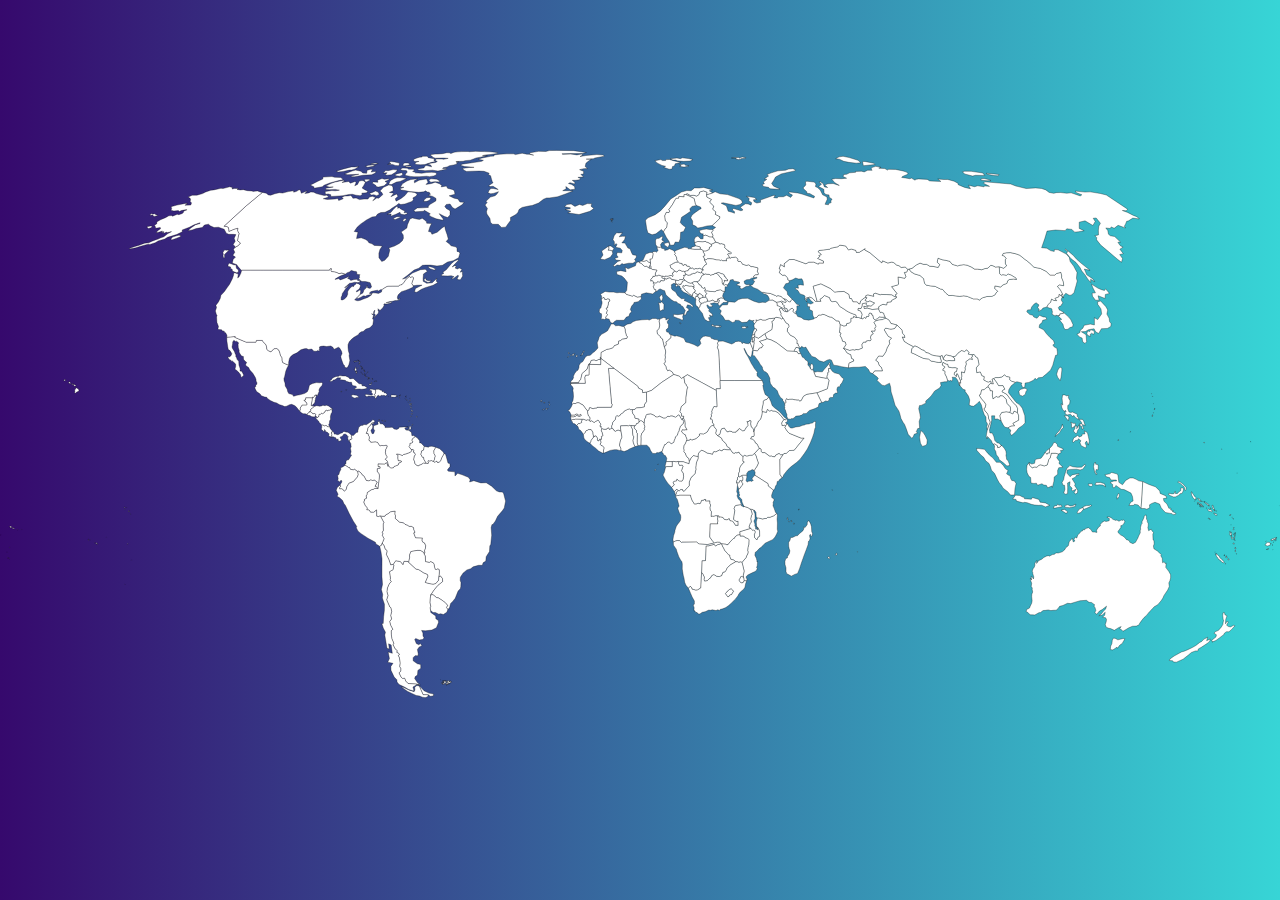
<file: html/home.html>
<!DOCTYPE html>
<html lang="en">
<head>
  <meta charset="UTF-8">
  <meta http-equiv="X-UA-Compatible" content="IE=edge">
  <meta name="viewport" content="width=device-width, initial-scale=1.0">
  <link rel="stylesheet" href="../css/home.css">
  <!-- <script src="../js/planetaryjs.min.js"></script> -->
  <title>Travinture</title>
</head>
<body>
  <svg  viewbox="0 0 2000 857" width="2000" xmlns="http://www.w3.org/2000/svg" id="mp">
    <path d="M1383 261.6l1.5 1.8-2.9 0.8-2.4 1.1-5.9 0.8-5.3 1.3-2.4 2.8 1.9 2.7 1.4 3.2-2 2.7 0.8 2.5-0.9 2.3-5.2-0.2 3.1 4.2-3.1 1.7-1.4 3.8 1.1 3.9-1.8 1.8-2.1-0.6-4 0.9-0.2 1.7-4.1 0-2.3 3.7 0.8 5.4-6.6 2.7-3.9-0.6-0.9 1.4-3.4-0.8-5.3 1-9.6-3.3 3.9-5.8-1.1-4.1-4.3-1.1-1.2-4.1-2.7-5.1 1.6-3.5-2.5-1 0.5-4.7 0.6-8 5.9 2.5 3.9-0.9 0.4-2.9 4-0.9 2.6-2-0.2-5.1 4.2-1.3 0.3-2.2 2.9 1.7 1.6 0.2 3 0 4.3 1.4 1.8 0.7 3.4-2 2.1 1.2 0.9-2.9 3.2 0.1 0.6-0.9-0.2-2.6 1.7-2.2 3.3 1.4-0.1 2 1.7 0.3 0.9 5.4 2.7 2.1 1.5-1.4 2.2-0.6 2.5-2.9 3.8 0.5 5.4 0z" id="AF" name="Afghanistan">
    </path>
    <a href="https://www.google.com/search?q=angola" xlink:title="Angola">
    <path class="Angola" d="M 1121.2 572 1121.8 574 1121.1 577.1 1122 580.1 1121.1 582.5 1121.5 584.7 1109.8 584.6 1109 605.1 1112.6 610.3 1116.2 614.3 1105.8 616.9 1092.3 616 1088.5 613 1065.8 613.2 1065 613.7 1061.7 610.8 1058.1 610.6 1054.7 611.7 1052 612.9 1051.5 608.9 1052.4 603.2 1054.4 597.3 1054.7 594.6 1056.6 588.8 1058 586.2 1061.3 582 1063.2 579.1 1063.8 574.4 1063.5 570.7 1061.9 568.4 1060.4 564.5 1059.1 560.7 1059.4 559.3 1061.1 556.8 1059.5 550.6 1058.3 546.3 1055.5 542.2 1056.1 541 1058.4 540.1 1060.1 540.2 1062.1 539.5 1078.8 539.6 1080.1 544.3 1081.7 548.2 1083 550.3 1085.1 553.6 1088.9 553.1 1090.7 552.2 1093.8 553.1 1094.7 551.5 1096.2 547.8 1099.7 547.5 1100 546.4 1102.9 546.4 1102.4 548.7 1109.2 548.6 1109.3 552.7 1110.4 555.1 1109.5 559 1109.9 563 1111.7 565.4 1111.3 573 1112.7 572.4 1115.1 572.6 1118.6 571.6 1121.2 572 Z">
    </path>
    <path class="Angola" d="M 1055.3 539 1053.8 534.2 1056.1 531.4 1057.8 530.3 1059.9 532.5 1057.9 533.9 1056.9 535.5 1056.7 538.3 1055.3 539 Z">
    </path></a>
    <path d="M1088 228l0.4 1.2 1.4-0.6 1.2 1.7 1.3 0.7 0.6 2.3-0.5 2.2 1 2.7 2.3 1.5 0.1 1.7-1.7 0.9-0.1 2.1-2.2 3.1-0.9-0.4-0.2-1.4-3.1-2.2-0.7-3 0.1-4.4 0.5-1.9-0.9-1-0.5-2.1 1.9-3.1z" id="AL" name="Albania">
    </path>
    <path d="M1296.2 336.7l1.3 5.1-2.8 0 0 4.2 1.1 0.9-2.4 1.3 0.2 2.6-1.3 2.6 0 2.6-1 1.4-16.9-3.2-2.7-6.6-0.3-1.4 0.9-0.4 0.4 1.8 4.2-1 4.6 0.2 3.4 0.2 3.3-4.4 3.7-4.1 3-4 1.3 2.2z" id="AE" name="United Arab Emirates">
    </path>
    <a href="argentina.html" xlink:title="Argentina">
    <path class="Argentina" d="M 669.1 851.7 666.1 851.5 661.1 851.5 655.1 837.9 658.2 840.7 662.5 845.3 670.3 849 677.6 850.5 676.8 853.5 672.4 853.8 669.1 851.7 Z">
    </path>
    <path class="Argentina" d="M 638.6 644.7 649.9 655.1 654.5 656.1 661.8 660.9 667.7 663.4 668.8 666.2 664.6 676 670.4 677.7 676.7 678.7 680.9 677.7 685.2 672.7 685.5 667.1 688.1 665.8 691.3 669.6 691.7 674.7 687.5 678.2 684.2 680.8 678.9 687.1 672.9 695.8 672.4 701 672 707.6 673.2 714 672.3 715.4 672.7 719.5 673 722.9 680.8 728.4 681 732.8 684.9 735.6 685.2 738.7 681.9 746.9 674.9 750.4 664.7 751.7 658.7 751 660.8 754.9 660.9 759.6 662.7 762.8 660.2 765.1 655.1 766 649.5 763.6 648 765.3 650.5 771.6 654.5 773.5 656.8 771.5 659.3 774.8 655.1 776.8 652.2 780.8 653.4 787.1 653.3 790.5 648.5 790.5 645.5 793.7 645.6 798.5 652.1 803.1 657.3 804.3 657.5 810 652.9 813.5 652.3 820.8 648.8 823.2 647.9 826.1 652.1 832.6 656.7 836.1 654.6 835.8 649.7 834.8 637.6 834 634.1 830.4 632.2 825.8 629.1 826.2 626.5 823.9 623.4 817.4 626.1 814.6 626.2 810.7 624.4 807.5 625.1 802.1 624 793.8 622.2 790.1 624 788.9 622.6 786.5 619.8 785.3 620.6 782.6 617.5 780.2 613.8 772.9 615.5 771.6 612.2 763.8 611.4 757.3 611.2 751.6 613.7 749.3 610.4 743 608.8 737.2 611.8 733 610.4 727.6 612 721.4 610.6 715.5 609 714.3 604.1 703.2 606.2 696.6 604.5 690.4 605.4 684.5 608 678.5 611.3 674.5 609.3 672 610.1 669.9 608.5 659.2 614.1 656.1 615.3 649.4 614.4 647.8 618.4 642 625.9 643.6 629.6 648.2 631.2 643 637.6 643.3 638.6 644.7 Z">
    </path>
  </a>
    <path d="M1230.8 253l-1.8 0.2-2.8-3.7-0.2-1-2.3 0-1.9-1.7-1 0.1-2.4-1.8-4.2-1.6-0.1-3.1-1.3-2.2 7-1 1.4 1.6 2.2 1.1-0.7 1.6 3.2 2.2-1.1 2.1 2.6 1.7 2.5 1 0.9 4.5z" id="AM" name="Armenia">
    </path>
    <path class="Australia" d="M 1743 763.6 1746.7 765.8 1750 764.9 1754.9 763.7 1757.7 764.1 1753.2 771.7 1749.9 773.8 1745.9 779 1745.3 777.2 1738.7 781.6 1737.9 781.3 1734.9 781.1 1735.4 775.7 1737.4 771.5 1738 765.9 1740 763 1743 763.6 Z">
    </path>
    <path class="Australia" d="M 1793.5 590.2 1794.7 595.2 1798.7 592.8 1800.1 595.5 1802.4 598 1801.3 600.9 1801.5 606.4 1801.7 609.6 1803 610.4 1803.4 615.9 1802.2 619.2 1803 623.5 1808.4 626.9 1811.6 629.9 1814.8 632.7 1813.7 634.3 1816 638.3 1816.5 645.3 1819.1 643.9 1820.6 646.6 1822.2 645.7 1821.5 652.5 1824.4 656.4 1826.3 658.8 1829.1 664 1829.1 669.2 1828.1 672.9 1826.3 676.8 1827 682.3 1824.5 688 1822.4 691 1818.6 696.7 1817.1 700.4 1814 705 1809 710.8 1803.5 714 1799.1 718.9 1795.8 722.1 1791.4 727.6 1787.7 730.8 1783.8 735.6 1780.7 740 1779.9 742.1 1775.6 744.3 1769.5 744.5 1763.2 747.2 1759.4 749.6 1754.6 752.4 1751.9 749.5 1749.3 748.4 1751.9 745.1 1748.4 746.3 1741.2 750.9 1737.6 749.2 1735.2 748.2 1732.4 747.7 1728.3 745.9 1727 741.9 1728.5 737.1 1728.9 733.8 1727.5 731.2 1722.8 730.5 1726 727.3 1726.9 722.6 1722.2 727 1716.9 728.2 1721.4 724.7 1723.9 721 1727.4 717.8 1729 713.1 1722.2 718.5 1717.9 720.7 1713.6 725.8 1710.6 723.2 1712.3 719.8 1710.9 715.1 1709.1 712.7 1710.7 711.2 1705.4 707.3 1701.6 707.2 1697.6 704 1687.7 704.6 1679.8 706.9 1672.9 709.1 1667.9 708.7 1660.9 712 1655.6 713.4 1653.3 716.8 1650.3 719.4 1645.6 719.6 1642 720.1 1637.8 719 1633.6 719.7 1629.8 720 1625.3 723.4 1623.8 723.1 1620.4 724.9 1617 726.9 1613.2 726.7 1609.7 726.7 1605.6 722.6 1603.2 721.4 1604.7 717.7 1607.6 716.8 1609.1 715.4 1609.7 713.1 1612 708.6 1612.7 704.8 1612 698.3 1612.2 694.6 1613.6 691 1612.7 686.8 1613 684.9 1611.3 682.3 1612 677.3 1610.1 672.2 1610 669.5 1611.8 672.3 1611.3 666.3 1613.6 668.2 1614.7 670.7 1615.3 667.4 1613.7 662.3 1613.6 660.3 1612.8 658.4 1614.1 654.7 1615.6 653.1 1616.9 649.9 1617 646.1 1620.1 641.5 1619.7 646.4 1622.8 642 1627.7 639.8 1630.9 637.1 1635.6 634.7 1638.2 634.2 1639.6 635 1644.4 632.6 1647.9 631.9 1649 630.5 1650.5 629.9 1653.6 630.1 1659.8 628.2 1663.3 625.3 1665.3 621.9 1669.2 618.7 1669.9 616.1 1670.6 612.6 1675.5 607.1 1676.9 612.7 1679.5 611.4 1678 608.4 1680.3 605.3 1682.5 606.7 1684 601.8 1687.5 598.6 1689.3 596.1 1692.2 595 1692.6 593.2 1694.9 593.9 1695.3 592.3 1697.9 591.4 1700.7 590.5 1704.4 593.5 1707 597.3 1710.5 597.3 1714 597.9 1713.3 594.4 1716.8 589.3 1719.5 587.6 1718.9 586 1721.8 582.3 1725.5 580 1728.2 580.8 1733.1 579.6 1733.4 576.3 1729.5 574.2 1732.6 573.3 1736.2 574.9 1738.9 577.5 1743.4 579.1 1745.1 578.5 1748.4 580.5 1751.9 578.6 1753.9 579.2 1755.4 577.9 1757.6 581.1 1755.6 584.6 1753.1 587.2 1751.2 587.4 1751.5 589.9 1749.3 593.1 1746.8 596.3 1747 598.1 1750.8 601.7 1754.8 603.7 1757.3 605.9 1760.6 609.7 1762.2 609.7 1764.8 611.4 1765.3 613.4 1770.2 615.5 1774.3 613.3 1776.1 609.9 1777.8 607 1779.1 603.5 1781.7 598.4 1781.5 595.3 1782.2 593.4 1782.1 589.8 1783.5 584.9 1784.8 583.6 1784.2 581.5 1786 578.1 1787.5 574.6 1787.9 572.7 1790.2 570.3 1791.5 573.5 1791.4 577.5 1792.7 578.3 1792.6 581 1794.2 584.2 1794.1 587.9 1793.5 590.2 Z">
    </path>
    <path d="M1070.6 190.8l-0.3 0.8 0.7 2.1-0.2 2.6-2.8 0 1.1 1.4-1.3 4-0.9 1.1-4.4 0.1-2.4 1.5-4.2-0.5-7.3-1.7-1.3-2.1-4.9 1.1-0.5 1.2-3.1-0.9-2.6-0.2-2.3-1.2 0.7-1.5-0.2-1.1 1.4-0.3 2.7 1.7 0.6-1.7 4.4 0.3 3.5-1.1 2.4 0.2 1.7 1.3 0.4-1.1-1-4.1 1.7-0.8 1.6-2.9 3.8 2.1 2.6-2.6 1.7-0.5 4 1.9 2.3-0.3 2.4 1.2z" id="AT" name="Austria">
    </path>
    <path class="Azerbaijan" d="M 1229 253.2 1225.2 252.3 1222 249.4 1220.8 246.9 1221.8 246.8 1223.7 248.5 1226 248.5 1226.2 249.5 1229 253.2 Z">
    </path>
    <path class="Azerbaijan" d="M 1235.3 236.2 1237.8 233.6 1241.3 236.9 1244.9 241.5 1247.4 241.8 1249.3 243.5 1245.1 244 1245.2 249 1244.8 251.2 1243.1 252.7 1243.9 255.8 1242.6 256.2 1238.7 252.8 1239.9 249.7 1238 247.8 1236.1 248.3 1230.8 253 1229.9 248.5 1227.4 247.5 1224.8 245.8 1225.9 243.7 1222.7 241.5 1223.4 239.9 1221.2 238.8 1219.8 237.2 1220.9 236.1 1225.1 238 1228 238.3 1228.6 237.6 1225.3 234.1 1226.5 233.3 1228 233.5 1232.3 237.3 1234.7 237.8 1235.3 236.2 Z">
    </path>
    <path d="M1154.9 530.4l-0.6 0.1 0-0.3-2-6.1-0.01-0.06-0.09-1.04-1.4-2.9 3.5 0.5 1.7-3.7 3.1 0.4 0.3 2.5 1.2 1.5 0 2.1-1.4 1.3-2.3 3.4-2 2.3z" id="BI" name="Burundi">
    </path>
    <path d="M1016.5 177.1l-0.4 4.2-1.3 0.2-0.4 3.5-4.4-2.9-2.5 0.5-3.5-2.9-2.4-2.5-2.2-0.1-0.8-2.2 3.9-1.2 3.6 0.5 4.5-1.3 3.1 2.7 2.8 1.5z" id="BE" name="Belgium">
    </path>
    <path d="M1006.7 427l-0.2 2.1 1.3 3.8-1.1 2.6 0.6 1.7-2.8 4-1.7 2-1.1 4 0.2 4.1-0.3 10.3-4.7 0.8-1.4-4.4 0.3-14.8-1.2-1.3-0.2-3.2-2-2.2-1.7-1.9 0.7-3.4 2-0.7 1.1-2.8 2.8-0.6 1.2-1.9 1.9-1.9 2 0 4.3 3.7z" id="BJ" name="Benin">
    </path>
    <path d="M988.5 406l-0.5 3.1 0.8 2.9 3.1 4.2 0.2 3.1 6.5 1.5-0.1 4.4-1.2 1.9-2.8 0.6-1.1 2.8-2 0.7-4.9-0.1-2.6-0.5-1.8 1-2.5-0.5-9.8 0.3-0.2 3.7 0.8 4.8-3.9-1.6-2.6 0.2-2 1.6-2.5-1.3-1-2.2-2.5-1.4-0.4-3.7 1.6-2.7-0.2-2.2 4.5-5.3 0.9-4.4 1.5-1.6 2.7 0.9 2.4-1.3 0.8-1.7 4.3-2.8 1.1-2 5.3-2.7 3.1-0.9 1.4 1.2 3.6 0z" id="BF" name="Burkina Faso">
    </path>
    <path d="M1500.6 360.3l0.6 4.6-2.1-1 1.1 5.2-2.1-3.3-0.8-3.3-1.5-3.1-2.8-3.7-5.2-0.3 0.9 2.7-1.2 3.5-2.6-1.3-0.6 1.2-1.7-0.7-2.2-0.6-1.6-5.3-2.6-4.8 0.3-3.9-3.7-1.7 0.9-2.3 3-2.4-4.6-3.4 1.2-4.4 4.9 2.8 2.7 0.3 1.2 4.5 5.4 0.9 5.1-0.1 3.4 1.1-1.6 5.4-2.4 0.4-1.2 3.6 3.6 3.4 0.3-4.2 1.5 0 4.4 10.2z" id="BD" name="Bangladesh">
    </path>
    <path d="M1132.6 221.6l-2.3 2.6-1.3 4.5 2.1 3.6-4.6-0.8-5 2 0.3 3.2-4.6 0.6-3.9-2.3-4 1.8-3.8-0.2-0.8-4.2-2.8-2.1 0.7-0.8-0.6-0.8 0.6-2 1.8-2-2.8-2.7-0.7-2.4 1.1-1.4 1.8 2.6 1.9-0.4 4 0.9 7.6 0.4 2.3-1.6 5.9-1.5 4 2.3 3.1 0.7z" id="BG" name="Bulgaria">
    </path>
    <path d="M1083 214.3l1.9-0.1-1.1 2.8 2.7 2.5-0.5 2.9-1.1 0.3-0.9 0.6-1.6 1.5-0.4 3.5-4.8-2.4-2.1-2.7-2.1-1.4-2.5-2.4-1.3-1.9-2.7-3 0.8-2.6 2 1.5 1-1.4 2.3-0.1 4.5 1.1 3.5-0.1 2.4 1.4z" id="BA" name="Bosnia and Herzegovina">
    </path>
    <path d="M1141.6 162.7l-3.9-0.2-0.8 0.6 1.5 2 2 4-4.1 0.3-1.3 1.4 0.3 3.1-2.1-0.6-4.3 0.3-1.5-1.5-1.7 1.1-1.9-0.9-3.9-0.1-5.7-1.5-4.9-0.5-3.8 0.2-2.4 1.6-2.3 0.3-0.5-2.8-1.9-2.8 2.8-1.3-0.4-2.4-1.7-2.3-0.6-2.7 4.7 0 4.8-2.3 0.5-3.4 3.6-2-1-2.7 2.7-1 4.6-2.3 5.3 1.5 0.9 1.5 2.4-0.7 4.8 1.4 1.1 2.9-0.7 1.6 3.8 4 2.1 1.1 0 1.1 3.4 1.1 1.7 1.6-1.6 1.3z" id="BY" name="Belarus">
    </path>
    <path d="M487.8 399.8l-1.7 0 1.3-7.2 0.7-5.1 0.1-1 0.7-0.3 0.9 0.8 2.5-3.9 1.1-0.1-0.1 1 1 0-0.3 1.8-1.3 2.7 0.4 1-0.9 2.3 0.3 0.6-1 3.3-1.3 1.7-1.1 0.2-1.3 2.2z" id="BZ" name="Belize">
    </path>
    <path d="M662.5 631.4l-0.3-2-5.4-3.3-5.2-0.1-9.6 1.9-2.1 5.6 0.2 3.5-1.5 7.7-1-1.4-6.4-0.3-1.6 5.2-3.7-4.6-7.5-1.6-4 5.8-3.9 0.9-3.1-8.9-3.7-7.2 1.1-6.2-3.2-2.7-1.2-4.6-3.2-4.4 2.9-6.9-2.9-5.4 1.1-2.2-1.2-2.4 1.9-3.2-0.3-5.4 0-4.6 1.1-2.1-5.5-10.4 4.2 0.6 2.9-0.2 1.1-1.9 4.8-2.6 2.9-2.4 7.3-1.1-0.4 4.8 0.9 2.5-0.3 4.3 6.5 5.7 6.4 1.1 2.3 2.4 3.9 1.3 2.5 1.8 3.5 0 3.4 1.9 0.5 3.7 1.2 1.9 0.3 2.7-1.7 0.1 2.8 7.5 10.7 0.3-0.5 3.7 0.8 2.5 3.2 1.8 1.7 4-0.6 5.1-1.3 2.8 0.8 3.6-1.6 1.4z" id="BO" name="Bolivia">
    </path>
    <path d="M665.8 489.6l3.1 0.6 0.6-1.4-1-1.2 0.6-1.9 2.3 0.6 2.7-0.7 3.2 1.4 2.5 1.3 1.7-1.7 1.3 0.2 0.8 1.8 2.7-0.4 2.2-2.5 1.8-4.7 3.4-5.9 2-0.3 1.3 3.6 3 11.2 3.1 1.1 0.1 4.4-4.3 5.3 1.7 1.9 10.1 1 0.2 6.5 4.3-4.2 7.1 2.3 9.5 3.9 2.8 3.7-0.9 3.6 6.6-2 11 3.4 8.5-0.2 8.4 5.3 7.4 7.2 4.4 1.8 4.8 0.3 2.1 2 2 8.2 1.1 3.9-2.1 10.6-2.7 4.2-7.7 8.9-3.4 7.3-4 5.5-1.4 0.2-1.3 4.7 0.9 12-1.1 9.9-0.3 4.2-1.6 2.6-0.5 8.6-5.2 8.3-0.5 6.7-4.3 2.7-1.1 3.9-6 0-8.5 2.4-3.7 2.9-6 1.9-6.1 5.1-4.1 6.4-0.3 4.8 1.3 3.5-0.3 6.5-0.8 3.1-3.4 3.6-4.5 11.3-4 5-3.2 3.1-1.5 6.1-2.9 3.6-2.1-3.6 1.8-3.1-3.8-4.3-4.8-3.6-6.3-4.1-1.9 0.2-6.3-5-3.4 0.7 6-8.7 5.3-6.3 3.3-2.6 4.2-3.5-0.4-5.1-3.2-3.8-2.6 1.3 0.7-3.7 0.3-3.8-0.3-3.6-2.1-1.1-2 1-2.1-0.3-0.8-2.4-1.1-5.9-1.2-1.9-3.9-1.8-2.2 1.3-5.9-1.3-0.4-8.7-2-3.5 1.6-1.4-0.8-3.6 1.3-2.8 0.6-5.1-1.7-4-3.2-1.8-0.8-2.5 0.5-3.7-10.7-0.3-2.8-7.5 1.7-0.1-0.3-2.7-1.2-1.9-0.5-3.7-3.4-1.9-3.5 0-2.5-1.8-3.9-1.3-2.3-2.4-6.4-1.1-6.5-5.7 0.3-4.3-0.9-2.5 0.4-4.8-7.3 1.1-2.9 2.4-4.8 2.6-1.1 1.9-2.9 0.2-4.2-0.6-3.2 1.1-2.6-0.7-0.1-9.7-4.4 3.7-5-0.1-2.3-3.5-3.8-0.3 1-2.8-3.3-3.9-2.6-5.8 1.5-1.1-0.2-2.8 3.4-1.8-0.7-3.5 1.4-2.2 0.3-3 6.3-4.4 4.6-1.2 0.8-1 5.1 0.3 2.2-17.6 0.1-2.8-0.9-3.6-2.6-2.4 0.1-4.7 3.2-1 1.1 0.7 0.2-2.5-3.3-0.7 0-4 11 0.2 1.9-2.3 1.6 2.1 1 3.8 1.1-0.8 3.1 3.4 4.4-0.4 1.1-2 4.2-1.5 2.4-1.1 0.7-2.7 4.1-1.8-0.3-1.4-4.8-0.5-0.7-4.1 0.3-4.3-2.5-1.6 1.1-0.6 4.1 0.8 4.5 1.6 1.7-1.5 4.1-1 6.4-2.4 2.1-2.5-0.7-1.8 3-0.2 1.2 1.4-0.8 2.9 2 0.9 1.2 3-1.6 2.3-1 5.4 1.4 3.3 0.3 3 3.5 3 2.8 0.3 0.6-1.3 1.8-0.3 2.6-1.1 1.8-1.7 3.2 0.6 1.3-0.3z" id="BR" name="Brazil">
    </path>
    <path d="M1633.1 472.8l2.2-2.4 4.6-3.6-0.1 3.2-0.1 4.1-2.7-0.2-1.1 2.2-2.8-3.3z" id="BN" name="Brunei Darussalam">
    </path>
    <path d="M1488.8 323.5l2.6 2.1 0.5 3.9-4.5 0.2-4.7-0.4-3.2 1-5.5-2.5-0.4-1.2 2.6-4.8 2.6-1.6 4.3 1.4 2.9 0.2 2.8 1.7z" id="BT" name="Bhutan">
    </path>
    <path d="M1127.6 615.7l1.9 5.1 1.1 1.2 1.6 3.7 6.1 7 2.3 0.7-0.1 2.3 1.5 4.1 4.3 1 3.4 2.9-8.1 4.7-5.2 4.8-2 4.3-1.8 2.4-3 0.5-1.2 3.1-0.6 2-3.6 1.4-4.5-0.3-2.5-1.8-2.3-0.7-2.8 1.4-1.5 3.1-2.7 1.9-2.8 2.9-4 0.7-1.1-2.3 0.6-3.9-3-6.1-1.4-1 0.6-18.7 5.5-0.2 0.8-22.9 4.2-0.2 8.7-2.3 2 2.7 3.7-2.5 1.7 0 3.2-1.5 1 0.5z" id="BW" name="Botswana">
    </path>
    <path d="M1121.3 446.5l3.9 2.5 3.1 2.6 0.1 2.1 3.9 3.3 2.4 2.8 1.4 3.8 4.3 2.6 0.9 2-1.8 0.7-3.7-0.1-4.2-0.7-2.1 0.5-0.9 1.6-1.8 0.2-2.2-1.4-6.3 3.2-2.6-0.6-0.8 0.5-1.6 3.9-4.3-1.3-4.1-0.6-3.6-2.4-4.7-2.2-3 2.1-2.2 3.2-0.5 4.5-3.6-0.3-3.9-1.1-3.3 3.4-3 6-0.6-1.9-0.3-2.9-2.6-2.1-2.1-3.3-0.5-2.3-2.7-3.4 0.5-1.9-0.6-2.7 0.4-5 1.4-1.1 2.8-6.5 4.6-0.5 1-1.7 1 0.2 1.4 1.4 7.1-2.4 2.4-2.5 2.9-2.3-0.6-2.2 1.6-0.6 5.5 0.4 5.2-3 4-7 2.8-2.6 3.6-1.1 0.7 2.7 3.3 4 0 2.7-0.8 2.6 0.4 2 1.9 1.9 0.5 0.3z" id="CF" name="Central African Republic">
    </path>
    <path class="Canada" d="M 665.9 203.6 669.3 204.5 674 204.3 670.7 206.9 668.7 207.3 663.2 204.6 662.6 202.5 665.1 200.6 665.9 203.6 Z">
    </path>
    <path class="Canada" d="M 680.3 187.6 677.9 187.7 672.1 185.8 668.6 182.8 670.5 182.3 676.4 183.9 680.6 186.5 680.3 187.6 Z">
    </path>
    <path class="Canada" d="M 372.4 191.3 369.3 192.2 363 189.4 363 187.2 360.1 185 360.4 183.2 356.1 182.1 356.7 178.7 358.2 177.3 362.3 178.6 364.7 179.6 368.8 180.2 369 182.4 369.4 185.3 372.6 187.9 372.4 191.3 Z">
    </path>
    <path class="Canada" d="M 711.5 177.8 706.5 183.2 710.4 181.1 713.3 182.5 710.9 184.6 714.7 186.3 717.5 184.8 721.8 186.7 719 191.3 722.8 190.2 722.5 193.5 723 197.4 719.4 203 717 203.2 714.1 202 716.6 196.9 715.4 196.1 708.1 201.5 705.1 201.3 709.5 198.3 705.1 196.8 699.6 197.2 690 197 689.8 195.2 693.6 192.9 691.9 191.3 697.3 187.5 705.5 177.6 709.7 174.1 714.7 172 716.8 172.2 715.3 173.9 711.5 177.8 Z">
    </path>
    <path class="Canada" d="M 351.5 156.4 353 157.2 358 156.7 350.8 163.6 351.1 168.6 349.2 168.6 348.5 165.8 349 162.9 348.2 161 349.5 158.3 351.5 156.4 Z">
    </path>
    <path class="Canada" d="M 634.9 108.9 631.3 111.9 629.6 111.4 629.5 109.7 629.9 109.3 632.7 107.6 634.4 107.7 634.9 108.9 Z">
    </path>
    <path class="Canada" d="M 625.2 105.7 618 108.9 615 108.7 615 107.2 620 104.5 626 104.6 625.2 105.7 Z">
    </path>
    <path class="Canada" d="M 622.1 88.9 621.2 91.4 623.9 90.5 625.4 92 628.9 94 632.7 95.7 631.3 98.4 634.8 98 636.7 99.9 631.7 101.7 625.8 100.3 625 97.7 618.7 100.8 610.5 103.7 611.2 100.4 604.9 100.9 610.6 98.1 614.2 93.6 619.3 88.5 622.1 88.9 Z">
    </path>
    <path class="Canada" d="M 667 80.6 662.1 80.9 662.8 78.2 666.6 75.1 670.9 74.4 673.2 75.9 671.7 78.2 670.8 79 667 80.6 Z">
    </path>
    <path class="Canada" d="M 592.5 69.9 588.4 71.8 584.2 70.2 580.3 70.7 576.9 68.3 581.9 66.6 586.8 64.3 589.8 65.8 591.4 66.8 591.8 67.8 592.5 69.9 Z">
    </path>
    <path class="Canada" d="M 645.5 212.5 643.3 208.9 646.2 200.4 644.6 198.6 640.9 199.6 639.8 198 634.3 202.7 631.1 207.6 628.3 210.5 625.8 211.5 624.1 211.8 623 213.3 613.7 213.3 605.9 213.4 603.2 214.5 596.4 218.9 596.4 218.8 595.5 218.4 593.5 219.3 591.6 220.6 589.8 219.5 585.1 220.3 581.2 221.2 579.3 222 577 224.1 578.8 224.8 580.5 224.4 580.8 224.4 580.5 226.3 575.7 227 572.9 227.8 571.2 228.8 568.6 228.2 567 228.5 564.1 230.3 559.5 232.3 556.8 231.9 558.8 229.7 562.5 226.2 566.6 224.1 567.7 222.3 568.6 219.3 572.4 215.8 573.3 211.8 574.4 215.7 578.2 216.6 580.6 214.5 579.2 209.7 578.3 207.7 574.3 206.5 570.5 205.8 566.6 205.8 563.2 205 562.8 203.6 561.4 204.5 560.2 204.3 562.1 202.2 560.3 201.4 562.2 199 561 197.2 562.7 195.4 557.5 194.5 557.4 190.9 556.6 190.1 553.3 189.9 549.2 188.7 547.7 189.5 545.9 191 542.6 192 539.5 194.5 534.1 192.8 529.7 193.6 525.8 191.7 521.2 190.7 517.9 190.3 516.9 189.3 517.8 185.9 516.1 185.9 514.8 188.3 504.6 188.3 487.6 188.3 470.8 188.3 455.9 188.3 441.1 188.3 426.4 188.3 411.3 188.3 406.5 188.3 391.8 188.3 377.7 188.3 377 188.3 371.6 182.2 370 179.5 363 176.9 364.3 171.4 367.9 167.7 363.8 165 366.9 160.1 364.8 155.7 367.3 152.5 372.4 149.6 375.6 145.8 371 142 372.4 135.1 373.5 130.9 371.9 128.2 371.1 125.8 371.7 122.7 365.2 124.6 357.6 127.9 357.3 124.1 356.8 121.5 354 119.9 349.8 119.7 385.4 87 410 66.6 416 67.9 419.3 70.5 423 71 429.3 68.8 436.3 67.1 441.6 67.7 450.5 65.4 458.7 64.1 458.9 66.3 463.4 65 467.3 62.5 469.4 63.1 470.8 67.9 480.3 64.2 476.4 68.3 482.4 67.4 485.6 65.9 490.2 66.2 494.1 68.4 501.6 70.4 506.3 71.3 510.7 71 513.6 73.8 505.1 76.5 511.5 77.6 523.4 77 527.8 76 529.2 79.3 536.3 76.6 534.2 74.2 538.7 72.4 543.9 72.1 547.8 71.6 549.9 72.9 551.4 75.8 556.4 75.4 561.7 77.9 568.9 77 574.9 77.1 577.3 73.7 581.8 72.8 586.7 74.6 582.4 79.8 588.6 75.4 591.8 75.6 598.2 70.1 596.6 66.8 593.7 64.6 599.2 58.7 607.4 54.9 611.9 55.8 613.9 58.1 614.3 64.1 608.5 66.7 615.2 67.8 610.8 73.3 619.7 69.1 621.9 72.6 617.6 76.6 618.9 80.3 626.2 76.4 632.7 71.6 637.4 65.7 642.9 66.1 648.3 66.9 651.9 69.6 650.2 72.3 645.1 75.2 646 78.1 643.6 80.8 632.7 84.7 626.2 85.6 623 83.9 619.7 86.7 612.3 91.4 609.3 93.9 601.6 97.7 595.1 98.1 590 100.5 587.1 104.3 581.4 105 572.7 109.7 563.3 116.2 558.3 120.8 553.4 127.7 559.4 128.7 557.9 134.2 557.1 138.8 564.4 137.6 571.4 140.2 574.7 142.5 576.4 145.3 581.3 147 584.9 149.5 592.5 149.9 597.3 150.5 593.7 155.7 592 161.8 592.1 168.7 596.5 174.6 601.2 172.6 606.8 166.2 609.1 156.6 607.4 153.4 616.4 150.5 623.9 146.3 628.7 142.1 630.4 138.1 630 133 626.8 128.5 635.7 122.3 636.7 117 640.6 108 644.4 106.6 651.1 108.2 655.3 108.8 659.8 107.2 662.9 109.2 666.5 112.6 666.7 114.8 674.4 115.3 671.8 120.2 669.5 127.6 673.3 128.6 674.9 132.1 683.1 128.8 690.6 122.2 694.8 119.5 695.9 124.8 698.5 132.3 700.5 139.5 697.1 143.3 701.9 146.7 704.8 150.1 711.7 151.7 714.1 153.6 714.1 158.8 717.5 159.6 718.6 161.9 716.6 168.8 712.3 171.1 708.1 173.3 699.3 175.5 691.4 180.5 682.8 181.6 672.7 180.2 665.4 180.2 660.1 180.6 654.4 185.1 647 187.9 636.9 196.1 629 201.9 633.7 200.9 644.6 192.6 656.9 187.4 664.5 186.8 667.8 189.9 661.7 194.1 661.1 200.8 661.2 205.6 666.8 208.7 675.4 207.8 682.6 200.7 681.6 205.3 684.1 207.6 676.7 211.7 664.3 215.5 658.5 218 651.3 222.6 647.6 222.1 649.1 216.8 659.5 211.5 651.4 211.7 645.5 212.5 Z">
    </path>
    <path class="Canada" d="M 539 48.7 534.3 51.1 544.8 49.6 547.4 52.2 554.7 49.5 556.5 51.2 554.3 56.3 558.6 54.2 561.4 48.9 565.7 48.1 568.7 48.9 570.9 51 568.2 56.1 565.8 59.8 570 62.4 575 65 572.4 67.3 565.3 67.8 566.1 69.8 562.9 71.8 556.2 71 550.5 69.5 545.4 69.8 535.9 71.7 524.6 72.5 516.7 73 517 70.4 512.9 69 508.6 69.6 508 65.3 511.3 64.7 518.6 63.8 524.1 64.1 530.3 63.1 523.8 61.9 514.7 62.3 509 62.2 509 60.3 520.7 58.1 514.4 58.2 509 56.8 516.8 52.9 522 50.8 536.2 47.7 539 48.7 Z">
    </path>
    <path class="Canada" d="M 578.5 47.2 571.5 50.6 569.2 47 571.3 46.2 576.8 46 578.5 47.2 Z">
    </path>
    <path class="Canada" d="M 687.1 48.8 686.4 50.2 682.3 50.1 678.2 50 673.3 50.7 672.4 50.3 670.3 47.6 672 45.8 674.2 45.4 682.6 46 687.1 48.8 Z">
    </path>
    <path class="Canada" d="M 647.3 48.5 647.6 51.7 654.8 47.6 666.5 45.5 668.8 50.8 665.6 54.2 674.6 52.7 679.9 50.6 686.7 53.2 690.4 55.7 689.3 58 697.5 56.8 699.4 60.2 707.8 62.3 710 64.4 710.9 69.5 701.8 72 709.5 75.6 715.4 76.8 718.7 81.8 725.2 82.2 721.9 86.1 711 92.6 707 90.2 703.2 84.8 697.3 85.5 695 88.8 697.7 92 702.2 94.6 703.2 96.1 703.1 101.8 699.5 105.9 694.8 104.3 686.2 99.8 689.8 104.7 692.6 108.2 692.3 110.2 681.4 107.9 673.8 104.5 670 101.8 672.4 100.1 667.6 97.2 662.9 94.5 662 96.1 648.9 97 646.5 95.1 651.9 90.9 660 90.8 669.3 90.1 669.1 88.1 672.2 85.3 681 79.9 681.4 77.4 680.9 75.6 676.2 72.9 669.1 71.1 672.6 69.7 670.6 66.3 667.2 66 665.3 64.2 662 65.8 654.1 66.5 640.1 65.3 632.7 63.7 626.8 62.9 624.9 61 631.2 58.6 625.5 58.6 628.8 53.3 635.9 48.7 641.9 46.6 653.1 45.2 647.3 48.5 Z">
    </path>
    <path class="Canada" d="M 596.9 45 600.5 46.1 608.1 45.4 607.6 46.9 601.5 49.4 605.3 51.6 600.1 56.3 591.7 58.3 588.3 57.9 587.4 55.9 581.5 51.9 583.2 50.2 590.6 50.8 589.7 47.5 596.9 45 Z">
    </path>
    <path class="Canada" d="M 619.5 50.5 611.7 54.4 607.3 54.2 609.1 49.6 611.7 47.1 615.9 44.9 621.1 43.5 629 43.7 635.2 44.9 625.1 49.5 619.5 50.5 Z">
    </path>
    <path class="Canada" d="M 503.7 57.7 490.2 60.3 490.8 58 484.8 55.2 489.2 53 496.7 49.2 504.3 45.8 504.7 42.7 518.7 41.9 522.9 43 532.4 43.3 534.3 44.7 535.9 46.9 529.4 48.2 515.5 51.8 506.3 55.5 503.7 57.7 Z">
    </path>
    <path class="Canada" d="M 628.9 39.3 624.8 41.2 619.6 40.8 616.4 39.5 620.9 37.3 627.8 35.9 629.2 37.7 628.9 39.3 Z">
    </path>
    <path class="Canada" d="M 620.1 30.6 620.3 32.9 617.5 35.4 611.7 39.2 604.8 39.7 601.6 38.9 605 36 598.4 36.3 602.7 32.5 606.5 32.7 614.2 31 619.1 31.3 620.1 30.6 Z">
    </path>
    <path class="Canada" d="M 580.7 33.2 580 34.9 584.4 34.1 588 34.3 585.7 36.8 580.6 39.1 566.7 39.9 554.4 42.1 548.4 42.2 549.9 40.6 560.6 38.3 542.7 38.9 538.5 38 550.2 33.2 555.6 31.8 563.9 33.5 566.8 36.4 572.9 36.8 573.6 32.1 579.4 30.3 582.5 30.8 580.7 33.2 Z">
    </path>
    <path class="Canada" d="M 636.4 28.8 638.7 30.4 646.1 30.4 647.5 32 644.7 33.8 647.8 34.9 649 36.1 653.9 36.3 659 36.7 666.1 35.7 674.2 35.2 680 35.6 682.3 37.5 681.3 39.5 677.7 40.9 671 42 666.7 41.3 654.9 42.1 646.9 42.2 641.3 41.6 632.7 40 634.3 37.2 636.4 34.8 635 32.6 628 32 625.4 30.5 629.2 28.5 636.4 28.8 Z">
    </path>
    <path class="Canada" d="M 560.7 26.2 554.9 29.9 549.6 31.6 545.8 31.8 535.9 33.9 528.8 34.7 525.2 33.6 536.9 29.9 549.1 26.8 554.6 26.9 560.7 26.2 Z">
    </path>
    <path class="Canada" d="M 641.9 26.8 640.1 26.9 633.5 26.6 634.2 25.3 641.4 25.4 643 26.2 641.9 26.8 Z">
    </path>
    <path class="Canada" d="M 583.1 25.9 574.3 27.3 571 25.8 576.1 24.3 582.1 23.8 586.2 24.5 583.1 25.9 Z">
    </path>
    <path class="Canada" d="M 590.9 21.7 585.2 22.6 579.2 22.6 580.2 21.9 585.9 20.6 587.6 20.8 590.9 21.7 Z">
    </path>
    <path class="Canada" d="M 637.7 24.2 631.1 25.2 629.5 24.1 630.1 22.4 632.3 20.5 636.7 20.7 638.4 21 640.7 22.6 637.7 24.2 Z">
    </path>
    <path class="Canada" d="M 623.9 23 622.8 24.9 617.5 24.4 613.5 22.9 605.7 22.7 611 21.4 608.2 20.3 610.4 18.5 616.5 19.1 624 20.8 623.9 23 Z">
    </path>
    <path class="Canada" d="M 678 16.9 680.7 18.4 674.2 19.7 663.6 23.2 656.8 23.5 650 22.9 648.4 21 650.5 19.4 654.8 18.2 648.2 18.2 646.2 16.7 646.6 14.8 651.5 12.9 655.6 11.6 659.6 11.3 659.3 10.3 667.6 10.1 669.2 12.3 673.9 13.2 678.7 14.1 678 16.9 Z">
    </path>
    <path class="Canada" d="M 757.2 2.9 765.9 3.2 772.6 3.7 777.8 4.7 776.7 5.7 766.9 7.4 757.9 8.2 753.9 9.1 761.4 9.1 750.9 11.6 744.1 12.8 734.8 16.3 726.7 17 723.6 18 712.3 18.4 716.7 19 713.4 19.8 714.1 22.1 709.1 23.7 702.2 25 698.7 26.8 692.1 28.3 691.6 29.4 698.1 29.2 697 30.4 684.3 33.3 675.8 31.9 664.1 32.7 659.1 32.1 652.3 31.8 654.4 29.5 662.4 28.4 664.4 25 667 24.7 674.5 26.7 672.8 23.7 667.9 22.8 672.9 21 680.5 19.9 683.3 18.3 680.3 16.6 681.4 14.4 690.8 14.5 693 15 700.3 13.4 693 12.9 680.4 13.2 676 11.8 675.2 10.1 672.7 8.9 673.8 7.6 679.8 6.8 684 6.7 691.4 6.1 698.2 4.6 702.1 4.8 704.5 5.9 709.5 3.9 714.7 3.3 721.2 2.9 731.6 2.7 732.9 3.1 743.2 2.5 750.2 2.7 757.2 2.9 Z">
    </path>
    <path d="M1034.4 197.5l0.2 1.1-0.7 1.5 2.3 1.2 2.6 0.2-0.3 2.5-2.1 1.1-3.8-0.8-1 2.5-2.4 0.2-0.9-1-2.7 2.2-2.5 0.3-2.2-1.4-1.8-2.7-2.4 1 0-2.9 3.6-3.5-0.2-1.6 2.3 0.6 1.3-1.1 4.2 0 1-1.3 5.5 1.9z" id="CH" name="Switzerland">
    </path>
    <path class="China" d="M 1602.2 381.9 1597.9 385 1593 383 1592 377.5 1594.2 374.6 1600 372.8 1603.3 372.9 1604.9 375.4 1602.9 378.2 1602.2 381.9 Z">
    </path>
    <path class="China" d="M 1625.6 185.5 1634.6 190 1640.6 195.8 1648.2 195.8 1650.8 193.4 1657.7 191.5 1659 197.2 1658.7 199.5 1661.5 206.3 1662.1 212.5 1655.2 211.4 1652.3 213.6 1657 219 1660.9 226.5 1658.4 226.6 1660.3 229.9 1654.8 226.1 1654.8 229.7 1648.4 232.4 1651.2 235.8 1646.6 235.5 1643 233.5 1641.9 238.1 1638 241.5 1635.9 245.6 1629.6 247.4 1627.2 250.4 1622.4 252.2 1623.7 249.2 1621.4 246.7 1623.4 242.4 1618.9 239.1 1615.5 241.3 1611.9 245.8 1610.6 249.9 1605.6 250.2 1604.3 253.2 1609.1 257.5 1613.9 258.6 1615.3 261.4 1620.4 263.3 1624.2 258.7 1630.1 261.2 1633.6 261.4 1635.9 264.7 1629.2 266.5 1628.2 270 1624.4 273.2 1623.5 277.7 1630.6 281.2 1635.2 287.5 1640.7 293.4 1646.2 298.3 1647.8 303.1 1645 304.9 1647.4 308.3 1651.3 310.3 1652.1 315.5 1652.2 320.6 1649.4 321.2 1647.3 328.1 1645 336.6 1641.6 344.2 1635.2 350.1 1628.6 355.6 1622.5 356.3 1619.6 359.1 1617.3 357.1 1614.8 360.2 1607.6 363.5 1601.8 364.4 1601.1 371.2 1598 371.6 1595.8 366.9 1596.7 364.5 1588.9 362.4 1586.5 363.5 1580.6 361.8 1577.5 359.2 1577.8 355.5 1572.5 354.3 1569.4 351.9 1565.3 355.3 1560 356.1 1555.6 356 1552.9 357.6 1550.2 358.5 1552.2 365.9 1549.2 365.7 1548.4 364.2 1547.9 361.5 1544.1 363.4 1541.5 362.2 1537 359.8 1537.8 354.5 1534.1 353.2 1531.7 347.3 1526.1 348.4 1525.4 340.8 1529.6 335.4 1528.7 330.1 1527.4 325.2 1524.7 323.7 1522 319.9 1518.9 320.4 1512.8 319.4 1514 316.7 1510.4 312.7 1507.2 315.4 1502.3 313.9 1496.9 317.9 1493 322.7 1488.8 323.5 1486 321.8 1483.1 321.6 1478.8 320.2 1476.2 321.8 1473.6 326.6 1472.1 321.5 1469 322.9 1462.5 322.2 1456 320.8 1451 317.9 1446.5 316.7 1444 313.6 1440.7 312.7 1434.3 308.5 1429.5 306.5 1427.6 308 1419 303.5 1412.8 299.5 1409.6 292.4 1413.7 293.3 1413.1 290 1410.1 286.7 1409.3 281.5 1401.6 273.9 1392.1 271.4 1389.2 266.4 1384.5 263.4 1383 261.6 1381.2 258 1380.7 255.5 1377 254 1375.5 254.7 1372.4 248.7 1373.5 247.3 1372.3 245.8 1376.4 242.8 1379.6 241.5 1385.4 242.4 1386 238.3 1392.4 237.6 1393.4 235 1400.3 231.6 1400.5 230.2 1398.8 226.5 1401.7 224.9 1392.9 213.9 1402 211.4 1404 210 1403 198.7 1413.8 200.8 1415.4 197.9 1412.9 191.7 1416.7 191.1 1418.6 186.9 1420.3 186.4 1423.6 190.8 1429.3 194.1 1437.5 196.4 1443.3 201.5 1444.7 208.8 1447.7 211.6 1454.2 212.7 1461.4 213.5 1469.4 217.5 1472.8 218.2 1477.8 224 1482.5 227.8 1488.1 227.6 1499.4 229.1 1505.8 228.2 1511.4 229.1 1520.8 233 1527 233 1530.3 234.9 1534.7 231.5 1541.9 229.3 1549.5 229.1 1554.4 226.9 1556.4 223.5 1558.8 221.3 1556.9 219.2 1554 216.8 1554.5 212.7 1557.7 213.3 1563.6 214.6 1566.8 211.2 1573.2 208.8 1574.5 204.6 1577 202.8 1583.8 202 1588.2 202.7 1587.4 200.5 1580.2 196.1 1575 194.1 1572.5 196.4 1567 195.4 1564.7 196.2 1561.9 193.7 1561.6 187.4 1561 182.7 1568.4 185.1 1572.8 181.2 1570.9 178.4 1570.7 171.9 1572 169.9 1569.5 166.5 1565.8 165.1 1567.5 162 1572.6 160.9 1578.8 160.7 1587.4 162.6 1593.4 164.8 1601.1 171 1604.9 173.7 1609.4 177.5 1615.6 183.5 1625.6 185.5 Z">
    </path>
    <path d="M955.9 435.2l2.5 1.4 1 2.2 2.5 1.3 2-1.6 2.6-0.2 3.9 1.6 1.5 9.2-2.4 5.3-1.5 7.3 2.4 5.5-0.2 2.6-2.6 0-3.9-1.2-3.7 0-6.7 1.2-3.9 1.8-5.6 2.4-1.1-0.2 0.4-5.3 0.6-0.8-0.2-2.5-2.4-2.7-1.8-0.4-1.6-1.8 1.2-2.9-0.5-3.1 0.2-1.8 0.9 0 0.4-2.8-0.4-1.3 0.5-0.9 2.1-0.7-1.4-5.2-1.3-2.6 0.5-2.2 1.1-0.5 0.8-0.6 1.5 1 4.4 0 1-1.8 1 0.1 1.6-0.7 0.9 2.7 1.3-0.8 2.4-1z" id="CI" name="Côte d'Ivoire">
    </path>
    <path d="M1072.8 454.2l-2.8 6.5-1.4 1.1-0.4 5 0.6 2.7-0.5 1.9 2.7 3.4 0.5 2.3 2.1 3.3 2.6 2.1 0.3 2.9 0.6 1.9-0.4 3.4-4.5-1.5-4.6-1.7-7.1-0.2-0.7-0.4-3.4 0.8-3.4-0.8-2.7 0.4-9.3-0.1 0.9-5.1-2.3-4.3-2.6-1-1.1-2.9-1.5-0.9 0.1-1.8 1.4-4.6 2.7-6.2 1.6 0 3.4-3.8 2.1-0.1 3.2 2.7 3.9-2.2 0.5-2.7 1.3-2.6 0.8-3.2 3-2.6 1.1-4.5 1.2-1.5 0.8-3.3 1.4-4.1 4.7-5 0.3-2.1 0.6-1.2-2.3-2.5 0.2-2.1 1.5-0.3 2.3 4.1 0.5 4.2-0.2 4.3 3.2 5.8-3.2 0-1.6 0.4-2.6-0.6-1.2 3 3.4 3.8 2.5 1.1 0.8 2.6 1.8 4.4-0.8 1.8z" id="CM" name="Cameroon">
    </path>
    <path d="M1141.3 468.2l3.5 5.3 2.6 0.8 1.5-1.1 2.6 0.4 3.1-1.3 1.4 2.7 5.1 4.3-0.3 7.5 2.3 0.9-1.9 2.2-2.1 1.8-2.2 3.3-1.2 3-0.3 5.1-1.3 2.5-0.1 4.8-1.6 1.8-0.2 3.8-0.8 0.5-0.6 3.6 1.4 2.9 0.1 1-1.2 10.3 1.5 3.6-1 2.7 1.8 4.6 3.4 3.5 0.7 3.5 1.6 1.7-0.3 1.1-0.9-0.3-7.7 1.1-1.5 0.8-1.7 4.1 1.2 2.8-1.1 7.6-0.9 6.4 1.5 1.2 3.9 2.5 1.6-1.2 0.2 6.9-4.3 0-2.2-3.5-2-2.8-4.3-0.9-1.2-3.3-3.5 2-4.4-0.9-1.9-2.9-3.5-0.6-2.7 0.1-0.3-2-1.9-0.1-2.6-0.4-3.5 1-2.4-0.2-1.4 0.6 0.4-7.6-1.8-2.4-0.4-4 0.9-3.9-1.1-2.4-0.1-4.1-6.8 0.1 0.5-2.3-2.9 0-0.3 1.1-3.5 0.3-1.5 3.7-0.9 1.6-3.1-0.9-1.8 0.9-3.8 0.5-2.1-3.3-1.3-2.1-1.6-3.9-1.3-4.7-16.7-0.1-2 0.7-1.7-0.1-2.3 0.9-0.8-2 1.4-0.7 0.2-2.8 1-1.6 2-1.4 1.5 0.7 2-2.5 3.1 0.1 0.3 1.8 2.1 1.1 3.4-4 3.3-3.1 1.4-2.1-0.1-5.3 2.5-6.2 2.6-3.3 3.7-3.1 0.7-2 0.1-2.4 0.9-2.2-0.3-3.7 0.7-5.7 1.1-4 1.7-3.4 0.3-3.9 0.5-4.5 2.2-3.2 3-2.1 4.7 2.2 3.6 2.4 4.1 0.6 4.3 1.3 1.6-3.9 0.8-0.5 2.6 0.6 6.3-3.2 2.2 1.4 1.8-0.2 0.9-1.6 2.1-0.5 4.2 0.7 3.7 0.1 1.8-0.7z" id="CD" name="Democratic Republic of the Congo">
    </path>
    <path d="M1090.9 479.3l-0.3 3.9-1.7 3.4-1.1 4-0.7 5.7 0.3 3.7-0.9 2.2-0.1 2.4-0.7 2-3.7 3.1-2.6 3.3-2.5 6.2 0.1 5.3-1.4 2.1-3.3 3.1-3.4 4-2.1-1.1-0.3-1.8-3.1-0.1-2 2.5-1.5-0.7-2.1-2.2-1.7 1.1-2.3 2.8-4.6-6.8 4.3-3.6-2.1-4.2 2-1.6 3.8-0.8 0.4-2.9 3.1 3.1 5 0.3 1.7-3 0.7-4.3-0.6-5-2.7-3.8 2.5-7.5-1.4-1.2-4.2 0.5-1.6-3.3 0.4-2.8 7.1 0.2 4.6 1.7 4.5 1.5 0.4-3.4 3-6 3.3-3.4 3.9 1.1 3.6 0.3z" id="CG" name="Republic of Congo">
    </path>
    <path d="M584.4 426.2l-3.7 1.1-1.6 3.2-2.3 1.8-1.8 2.4-0.9 4.6-1.8 3.8 2.9 0.4 0.6 2.9 1.2 1.5 0.3 2.5-0.7 2.4 0.1 1.4 1.4 0.5 1.2 2.2 7.3-0.6 3.3 0.8 3.8 5.6 2.3-0.7 4.1 0.3 3.2-0.7 2 1.1-1.2 3.4-1.3 2.2-0.6 4.6 1.1 4.3 1.5 1.9 0.2 1.4-2.9 3.2 2 1.4 1.5 2.3 1.6 6.4-1.1 0.8-1-3.8-1.6-2.1-1.9 2.3-11-0.2 0 4 3.3 0.7-0.2 2.5-1.1-0.7-3.2 1-0.1 4.7 2.6 2.4 0.9 3.6-0.1 2.8-2.2 17.6-2.9-3.4-1.7-0.1 3.5-6.6-4.4-3-3.4 0.6-2.1-1.1-3.1 1.7-4.2-0.9-3.5-6.7-2.6-1.6-1.8-3.1-3.8-3-1.5 0.6-2.4-1.5-2.8-2.1-1.6 1-4.8-0.9-1.4-2.8-1.1 0.1-5.6-3.6-0.7-2 2.1-0.5-0.2-3.2 1.4-2.4 2.8-0.4 2.5-4 2.2-3.4-2-1.5 1.2-3.7-1.1-5.9 1.3-1.7-0.7-5.4-2.2-3.5 0.9-3.1 1.8 0.5 1.1-1.9-1.1-3.8 0.7-0.9 2.9 0.2 4.5-4.5 2.4-0.7 0.1-2.1 1.4-5.5 3.4-2.9 3.5-0.2 0.6-1.3 4.4 0.5 4.6-3.2 2.3-1.4 2.9-3.1 2 0.4 1.3 1.7-1.2 2.1z" id="CO" name="Colombia">
    </path>
    <path d="M514.6 431.6l1.2 3.5 2 2.6 2.5 2.7-2.2 0.6-0.1 2.6 1.1 0.9-0.9 0.8 0.2 1.1-0.6 1.3-0.3 1.3-3-1.4-1.1-1.4 0.7-1.1-0.1-1.4-1.5-1.5-2.2-1.3-1.8-0.8-0.3-1.9-1.4-1.1 0.2 1.8-1.2 1.6-1.2-1.8-1.7-0.7-0.7-1.2 0.1-2 0.9-2-1.5-0.9 1.4-1.3 0.9-0.8 3.6 1.7 1.3-0.8 1.8 0.5 0.8 1.3 1.7 0.5 1.4-1.4z" id="CR" name="Costa Rica">
    </path>
    <path d="M544.8 355.7l1.9 2.3 5.2-0.7 1.8 1.5 4.2 4 3.2 2.9 1.8-0.1 3.2 1.3-0.6 1.8 4 0.3 3.9 2.6-0.8 1.5-3.8 0.8-3.8 0.3-3.7-0.5-8.1 0.6 4.2-3.5-2.1-1.7-3.6-0.4-1.7-1.9-0.8-3.6-3.2 0.2-5-1.7-1.5-1.4-7.1-1-1.8-1.2 2.3-1.6-5.4-0.3-4.4 3.3-2.3 0.1-1 1.6-2.8 0.7-2.3-0.7 3.2-1.9 1.5-2.4 2.7-1.4 3-1.2 4.3-0.6 1.4-0.8 4.7 0.5 4.4 0.1 4.9 2.2z" id="CU" name="Cuba">
    </path>
    <path d="M1059.7 175.2l2.5 2 3.7 0.5-0.2 1.7 2.8 1.3 0.6-1.6 3.4 0.7 0.7 2 3.7 0.3 2.6 3.1-1.5 0-0.7 1.1-1.1 0.3-0.2 1.4-0.9 0.3-0.1 0.6-1.6 0.6-2.2-0.1-0.6 1.4-2.4-1.2-2.3 0.3-4-1.9-1.7 0.5-2.6 2.6-3.8-2.1-3-2.6-2.6-1.5-0.7-2.7-1-1.8 3.4-1.3 1.7-1.6 3.5-1.2 1.1-1.2 1.3 0.7 2.2-0.6z" id="CZ" name="Czech Republic">
    </path>
    <path d="M1053.9 158.9l1.4 3.1-1.2 1.7 1.9 2.1 1.5 3.3-0.2 2.2 2.4 3.9-2.2 0.6-1.3-0.7-1.1 1.2-3.5 1.2-1.7 1.6-3.4 1.3 1 1.8 0.7 2.7 2.6 1.5 3 2.6-1.6 2.9-1.7 0.8 1 4.1-0.4 1.1-1.7-1.3-2.4-0.2-3.5 1.1-4.4-0.3-0.6 1.7-2.7-1.7-1.4 0.3-5.5-1.9-1 1.3-4.2 0 0.4-4.5 2.4-4.2-7.2-1.2-2.4-1.6 0.2-2.7-1-1.4 0.4-4.2-1.1-6.5 2.9 0 1.2-2.3 0.9-5.6-0.9-2.1 0.8-1.3 4-0.3 1 1.3 3.1-3-1.3-2.3-0.4-3.4 3.7 0.8 2.9-0.9 0.3 2.3 4.9 1.4 0.1 2.2 4.7-1.2 2.6-1.6 5.6 2.4 2.4 1.9z" id="DE" name="Germany">
    </path>
    <path d="M1229.5 428.2l-1.9 3.5-1.3-1.2-1.3 0.5-3.2-0.1-0.2-2-0.5-1.8 1.8-3 1.9-2.8 2.4 0.6 1.7-1.6 1.4 2-0.1 2.6-3.1 1.6 2.4 1.7z" id="DJ" name="Djibouti">
    </path>
    <path class="Denmark" d="M 1046.1 147.7 1043.7 152.6 1038.5 149.1 1037.6 146.6 1044.4 144.6 1046.1 147.7 Z">
    </path>
    <path class="Denmark" d="M 1033.3 151.5 1030.4 152.4 1026.7 151.6 1024.6 148.2 1024.2 142.1 1024.8 140.4 1026.1 138.6 1030.1 138.3 1031.7 136.6 1035.3 134.9 1035.3 138 1034.1 140 1034.8 141.6 1037.4 142.5 1036.4 144.8 1035 144.2 1031.9 148.5 1033.3 151.5 Z">
    </path>
    <path d="M585.7 386l0.3-1.8-1.3-1.9 1.5-1.1 0.7-2.5-0.1-3.4 0.8-1.1 4.3 0 3.2 1.6 1.5-0.1 0.7 2.3 3.1-0.2-0.4 1.9 2.5 0.3 2.5 2.3-2.3 2.6-2.6-1.4-2.6 0.3-1.8-0.3-1.1 1.2-2.2 0.4-0.7-1.6-1.9 0.9-2.7 4.4-1.3-1-0.1-1.8z" id="DO" name="Dominican Republic">
    </path>
    <path d="M1031 264.6l-1 3.3 1 6.1-1.1 5.3-3.2 3.6 0.6 4.8 4.5 3.9 0.1 1.5 3.4 2.6 2.6 11.5 1.9 5.7 0.4 3-0.8 5.2 0.4 3-0.6 3.5 0.6 4-2.2 2.7 3.4 4.7 0.2 2.7 2.1 3.6 2.5-1.2 4.5 3 2.5 4-18.8 12.3-16 12.6-7.8 2.8-6.2 0.7-0.1-4.1-2.6-1.1-3.5-1.8-1.3-3-18.7-14-18.6-14-20.5-15.6 0.1-1.2 0.1-0.4 0.1-7.6 8.9-4.8 5.4-1 4.5-1.7 2.1-3.2 6.4-2.5 0.3-4.8 3.1-0.6 2.5-2.3 7.1-1.1 1-2.5-1.4-1.4-1.9-6.8-0.3-3.9-1.9-4.1 5.1-3.5 5.8-1.1 3.3-2.6 5.1-2 9-1.1 8.8-0.5 2.7 0.9 4.9-2.5 5.7-0.1 2.2 1.5 3.6-0.4z" id="DZ" name="Algeria">
    </path>
    <path d="M559 502.8l0.8 4.9-1.7 4.1-6.1 6.8-6.7 2.5-3.4 5.6-0.9 4.3-3.1 2.7-2.5-3.3-2.3-0.7-2.3 0.5-0.3-2.3 1.6-1.5-0.7-2.7 2.9-4.8-1.3-2.8-2.1 3-3.5-2.9 1.1-1.8-1-5.8 2-1 1-4 2.1-4.1-0.3-2.6 3.1-1.4 3.9-2.5 5.6 3.6 1.1-0.1 1.4 2.8 4.8 0.9 1.6-1 2.8 2.1 2.4 1.5z" id="EC" name="Ecuador">
    </path>
    <a href="..//html/eg.html" xlink:title="Egypt">
    <path d="M1172.1 301.4l3.9 9.4 0.7 1.6-1.3 2.6-0.7 4.8-1.2 3.4-1.2 1.1-2-2.1-2.7-2.8-4.7-9.2-0.5 0.6 2.8 6.7 3.9 6.5 4.9 10 2.3 3.5 2 3.6 5.4 7.1-1 1.1 0.4 4.2 6.8 5.8 1.1 1.3-22.1 0-21.5 0-22.3 0-1-23.7-1.3-22.8-2-5.2 1.1-3.9-1-2.8 1.7-3.1 7.2-0.1 5.4 1.7 5.5 1.9 2.6 1 4-2 2.1-1.8 4.7-0.6 3.9 0.8 1.8 3.2 1.1-2.1 4.4 1.5 4.3 0.4 2.5-1.6z" id="EG" name="Egypt">
    </path>
    </a>
    <path d="M1228.9 420.3l-1.7 1.6-2.4-0.6-2-2.1-2.5-3.7-2.6-2.1-1.5-2.2-5-2.6-3.9-0.1-1.4-1.3-3.2 1.5-3.6-2.9-1.5 4.8-6.6-1.4-0.7-2.5 2-9.5 0.3-4.2 1.7-2 4-1.1 2.7-3.6 3.6 7.4 1.9 5.9 3.2 3.1 8 6.1 3.3 3.6 3.2 3.8 1.8 2.2 2.9 1.9z" id="ER" name="Eritrea">
    </path>
    <path d="M1113.7 124.6l0.9 1-2.6 3.4 2.4 5.6-1.6 1.9-3.8-0.1-4.4-2.2-2.1-0.7-3.8 1-0.1-3.5-1.5 0.8-3.3-2.1-1-3.4 5.5-1.7 5.6-0.8 5.1 0.9 4.7-0.1z" id="EE" name="Estonia">
    </path>
    <path d="M1207.3 408.5l3.9 0.1 5 2.6 1.5 2.2 2.6 2.1 2.5 3.7 2 2.1-1.9 2.8-1.8 3 0.5 1.8 0.2 2 3.2 0.1 1.3-0.5 1.3 1.2-1.2 2.2 2.2 3.6 2.2 3.1 2.2 2.3 18.7 7.6 4.8-0.1-15.6 19.3-7.3 0.3-5 4.5-3.6 0.1-1.5 2.1-3.9 0-2.3-2.2-5.2 2.7-1.6 2.7-3.8-0.6-1.3-0.7-1.3 0.2-1.8-0.1-7.2-5.4-4 0-1.9-2.1-0.1-3.6-2.9-1.1-3.5-7-2.6-1.5-1-2.6-3-3.1-3.5-0.5 1.9-3.6 3-0.2 0.8-1.9-0.2-5 0-0.8 1.5-6.7 2.6-1.8 0.5-2.6 2.3-5 3.3-3.1 2-6.4 0.7-5.5 6.6 1.4 1.5-4.8 3.6 2.9 3.2-1.5 1.4 1.3z" id="ET" name="Ethiopia">
    </path>
    <path d="M1104.1 70.1l0.4 3.8 7.3 3.7-2.9 4.2 6.5 6.3-1.7 4.8 4.9 4.2-0.9 3.8 7.4 3.9-0.9 2.9-3.4 3.4-8 7.4-8 0.5-7.6 2.1-7.1 1.3-3.2-3.2-4.7-1.9 0.1-5.8-3-5.2 1.6-3.4 3.3-3.5 8.8-6.2 2.6-1.2-0.9-2.4-6.5-2.6-1.8-2.2-1.8-8.5-7.2-3.7-6-2.7 2.2-1.4 5.1 2.8 5.3-0.2 4.7 1.3 3.4-2.4 1.1-4 5.9-1.8 5.8 2.1-0.8 3.8z" id="FI" name="Finland">
    </path>
    <path d="M1060.5 487.3l-0.4 2.8 1.6 3.3 4.2-0.5 1.4 1.2-2.5 7.5 2.7 3.8 0.6 5-0.7 4.3-1.7 3-5-0.3-3.1-3.1-0.4 2.9-3.8 0.8-2 1.6 2.1 4.2-4.3 3.6-5.8-6.5-3.7-5.3-3.5-6.6 0.2-2.2 1.3-2 1.3-4.7 1.2-4.8 1.9-0.3 8.2 0 0-7.7 2.7-0.4 3.4 0.8 3.4-0.8 0.7 0.4z" id="GA" name="Gabon">
    </path>
    <path class="United Kingdom" d="M 956.7 158.2 953.2 157 950.2 157.1 951.4 153.8 950.5 150.6 954.5 150.3 959.4 154.1 956.7 158.2 Z">
    </path>
    <path class="United Kingdom" d="M 972.6 129.5 967.5 136 972.2 135.2 977.3 135.2 976 140.1 971.7 145.5 976.6 145.8 976.9 146.5 981.1 153.6 984.3 154.6 987.2 161.6 988.6 164 994.5 165.1 993.9 169.1 991.5 170.9 993.4 174.1 989 177.3 982.5 177.2 974.1 179 971.9 177.7 968.6 180.6 964.1 179.9 960.5 182.3 958 181.1 965.3 174.6 969.7 173.2 962.1 172.2 960.8 169.7 965.9 167.8 963.4 164.5 964.4 160.5 971.5 161.1 972.3 157.5 969.2 153.8 969.1 153.7 963.4 152.6 962.3 151 964.1 148.3 962.6 146.6 960 149.5 959.9 143.6 957.7 140.6 959.6 134.4 963.4 129.6 967 130 972.6 129.5 Z">
    </path>
    <path d="M1215.7 227.9l5.1 1.3 2.1 2.6 3.6 1.5-1.2 0.8 3.3 3.5-0.6 0.7-2.9-0.3-4.2-1.9-1.1 1.1-7 1-5.6-3.2-5.5 0.3 0.3-2.7-2.1-4.3-3.4-2.4-3-0.7-2.2-1.9 0.4-0.8 4.6 1.1 7.7 1 7.6 3.1 1.2 1.2 2.9-1z" id="GE" name="Georgia">
    </path>
    <path d="M986.5 431.1l-0.4 2 2.3 3.3 0 4.7 0.6 5 1.4 2.4-1.3 5.7 0.5 3.2 1.5 4.1 1.3 2.3-8.9 3.7-3.2 2.2-5.1 1.9-5-1.8 0.2-2.6-2.4-5.5 1.5-7.3 2.4-5.3-1.5-9.2-0.8-4.8 0.2-3.7 9.8-0.3 2.5 0.5 1.8-1 2.6 0.5z" id="GH" name="Ghana">
    </path>
    <path d="M921.5 421.9l0.3 2.4 0.9 0 1.5-0.9 0.9 0.2 1.6 1.7 2.4 0.5 1.5-1.4 1.9-0.9 1.3-0.9 1.1 0.2 1.3 1.4 0.6 1.8 2.3 2.7-1.1 1.6-0.3 2.1 1.2-0.6 0.7 0.7-0.3 1.9 1.7 1.9-1.1 0.5-0.5 2.2 1.3 2.6 1.4 5.2-2.1 0.7-0.5 0.9 0.4 1.3-0.4 2.8-0.9 0-1.6-0.2-1.1 2.6-1.6 0-1.1-1.4 0.4-2.6-2.4-3.9-1.4 0.7-1.3 0.2-1.5 0.3 0.1-2.3-0.9-1.7 0.2-1.9-1.2-2.7-1.6-2.3-4.5 0-1.3 1.2-1.6 0.2-1 1.4-0.6 1.7-3.1 2.9-2.4-3.8-2.2-2.5-1.4-0.9-1.4-1.3-0.6-2.8-0.8-1.4-1.7-1.1 2.6-3.1 1.7 0.1 1.5-1 1.2-0.1 0.9-0.8-0.4-2.1 0.6-0.7 0.1-2.2 2.7 0.1 4.1 1.5 1.2-0.1 0.4-0.7 3.1 0.5 0.8-0.4z" id="GN" name="Guinea">
    </path>
    <path d="M891.6 417.4l0.8-2.9 6.1-0.1 1.3-1.6 1.8-0.1 2.2 1.6 1.7 0 1.9-1 1.1 1.8-2.5 1.5-2.4-0.2-2.4-1.3-2.1 1.5-1 0-1.4 0.9-5.1-0.1z" id="GM" name="The Gambia">
    </path>
    <path d="M909.2 421l-0.1 2.2-0.6 0.7 0.4 2.1-0.9 0.8-1.2 0.1-1.5 1-1.7-0.1-2.6 3.1-2.9-2.6-2.4-0.5-1.3-1.8 0.1-1-1.7-1.3-0.4-1.4 3-1 1.9 0.2 1.5-0.8 10.4 0.3z" id="GW" name="Guinea-Bissau">
    </path>
    <path d="M1050.3 487.3l0 7.7-8.2 0-1.9 0.3-1.1-0.9 1.9-7.2 9.3 0.1z" id="GQ" name="Equatorial Guinea">
    </path>
    <path class="Greece" d="M 1112.7 272.6 1115.8 274.8 1119.9 274.4 1123.9 274.8 1123.9 276 1126.7 275.2 1126.2 277.1 1118.6 277.6 1118.5 276.6 1111.9 275.3 1112.7 272.6 Z">
    </path>
    <path class="Greece" d="M 1121.9 239.9 1118.7 239.7 1116 239.1 1109.8 240.7 1113.8 244.3 1111.3 245.4 1108.4 245.4 1105.3 242.1 1104.4 243.5 1106 247.3 1108.9 250.3 1107 251.7 1110.2 254.6 1113 256.5 1113.4 260.1 1108.4 258.4 1110.2 261.7 1106.9 262.3 1109.4 268 1105.9 268.1 1101.3 265.3 1098.9 260.2 1097.6 255.9 1095.3 253 1092.3 249.3 1091.8 247.5 1094 244.4 1094.1 242.3 1095.8 241.4 1095.7 239.7 1099.1 239.2 1100.9 237.8 1103.7 237.9 1104.5 236.8 1105.5 236.6 1109.3 236.8 1113.3 235 1117.2 237.3 1121.8 236.7 1121.5 233.5 1124.2 235.2 1123.1 239.2 1121.9 239.9 Z">
    </path>
    <path d="M896.3 1.4l19.9 3-6.7 1.4-13 0.2-18.5 0.4 1.4 0.7 12.3-0.5 9.7 1.4 7-1.2 2.4 1.4-4.5 2.4 9.2-1.6 17.1-1.5 10 0.8 1.7 1.7-14.8 2.9-2.2 1-11.4 0.8 8.1 0.2-4.9 3.2-3.6 2.9-1.2 5.2 3.7 3.2-5.9 0.1-6.5 1.6 6.3 2.6-0.1 4.2-4.2 0.5 4.1 4.3-8.7 0.4 4 2-1.6 1.8-5.7 0.8-5.5 0.1 4.2 3.4-0.5 2.4-7.3-2.2-2.4 1.4 5 1.3 4.6 3.2 0.6 4.3-7.4 1-2.7-2.1-4.2-3 0.5 3.6-5.4 2.8 10.7 0.2 5.5 0.3-11.9 4.7-12.2 4.3-12.7 1.8-4.6 0.1-4.9 2.1-7.5 5.8-10.2 3.9-3 0.3-6.1 1.3-6.6 1.4-4.8 3.4-1.4 4-3.4 3.8-8.6 4.6 0.3 4.5-3.6 4.8-4.1 5.7-6.5 0.4-5-4.8-9-0.1-3.2-3.2-0.8-5.6-4.8-7.2-0.7-3.7 1.5-5.1-3.7-5.1 3.3-4.1-1.9-2 7-6.4 7.2-2.1 2.6-2.2 2.8-4.2-5.5 1.9-2.6 0.8-4.1 0.7-4.2-1.7 1.5-3.7 3-2.8 3.8-0.1 7.6 1.5-5.3-3.4-2.7-1.8-4.4 0.7-2.6-1.3 7-4.8-1.3-2-1.1-3.5-1.4-5.4-3.6-1.9 1.4-2.1-8.1-2.9-7.7-0.4-10.1 0.2-9.5 0.4-3.1-1.6-3.8-3.1 11-1.5 7.6-0.2-14.6-1.3-6.5-1.9 2.2-1.8 15.7-2.2 15-2.2 2.8-1.6-8.1-1.6 4.6-1.7 14.7-2.9 5.4-0.4 0.2-1.8 9-1.1 11-0.6 10.4 0 2.8 1.2 10.6-2.2 7.1 1.5 4.6 0.3 6.2 1.3-6.7-2.1 1.6-1.7 12.7-2.2 11.6 0.2 5.1-1.4 11.9-0.3 26.3 0.4z" id="GL" name="Greenland">
    </path>
    <path d="M488.1 387.5l-0.7 5.1-1.3 7.2 1.7 0 1.7 1.2 0.6-1 1.5 0.8-2.8 2.5-2.9 1.8-0.5 1.2 0.3 1.3-1.3 1.6-1.4 0.4 0.3 0.8-1.2 0.7-2 1.6-0.3 0.9-2.8-1.1-3.5-0.1-2.4-1.3-2.8-2.6 0.4-1.9 0.8-1.5-0.7-1.2 3.3-5.2 7.2 0 0.4-2.2-0.8-0.4-0.5-1.4-1.9-1.5-1.8-2.1 2.5-0.1 0.5-3.6 5.2 0 5.2 0.1z" id="GT" name="Guatemala">
    </path>
    <path d="M662.9 463.5l-1 5.8-3.5 1.6 0.3 1.5-1.1 3.4 2.4 4.6 1.8 0 0.7 3.6 3.3 5.6-1.3 0.3-3.2-0.6-1.8 1.7-2.6 1.1-1.8 0.3-0.6 1.3-2.8-0.3-3.5-3-0.3-3-1.4-3.3 1-5.4 1.6-2.3-1.2-3-2-0.9 0.8-2.9-1.2-1.4-3 0.2-3.7-4.8 1.6-1.8 0-3 3.5-1 1.4-1.2-1.8-2.4 0.5-2.3 4.7-3.8 3.6 2.4 3.3 4.1 0.1 3.4 2.1 0.1 3 3.1 2.1 2.3z" id="GY" name="Guyana">
    </path>
    <path d="M519.6 405.5l-1.9-0.1-0.9 0.9-2 0.8-1.4 0-1.3 0.8-1.1-0.2-0.9-1-0.6 0.2-0.9 1.5-0.5-0.1-0.2 1.4-2.1 1.7-1.2 0.8-0.6 0.8-1.5-1.3-1.4 1.7-1.2 0-1.3 0.1-0.2 3.2-0.8 0-0.8 1.5-1.8 0.3-0.8-2-1.7-0.6 0.7-2.6-0.7-0.7-1.2-0.4-2.5 0.7-0.1-0.8-1.6-1.1-1.1-1.2-1.6-0.6 1.3-1.6-0.3-1.3 0.5-1.2 2.9-1.8 2.8-2.5 0.6 0.3 1.3-1.1 1.6-0.1 0.5 0.5 0.9-0.3 2.6 0.6 2.6-0.2 1.8-0.7 0.8-0.7 1.7 0.3 1.3 0.4 1.5-0.1 1.2-0.6 2.5 0.9 0.8 0.2 1.6 1.2 1.5 1.4 1.9 1 1.3 1.7z" id="HN" name="Honduras">
    </path>
    <path d="M1081.5 207.6l1.5 2.5 1.7 1.8-1.7 2.4-2.4-1.4-3.5 0.1-4.5-1.1-2.3 0.1-1 1.4-2-1.5-0.8 2.6 2.7 3 1.3 1.9 2.5 2.4 2.1 1.4 2.1 2.7 4.8 2.4-0.5 1-5-2.3-3.2-2.3-4.8-1.9-4.7-4.6 1-0.5-2.5-2.7-0.3-2.1-3.3-1-1.4 2.7-1.6-2.1 0-2.2 0.1-0.1 3.6 0.2 0.8-1 1.8 1 2 0.1-0.1-1.7 1.7-0.7 0.3-2.5 3.9-1.7 1.6 0.8 4 2.7 4.3 1.2 1.8-1z" id="HR" name="Croatia">
    </path>
    <path d="M586.8 375.3l0.1 3.4-0.7 2.5-1.5 1.1 1.3 1.9-0.3 1.8-3.6-1.1-2.7 0.4-3.4-0.4-2.7 1.2-2.8-2 0.7-2.1 5.1 0.9 4.1 0.5 2.2-1.4-2.3-2.8 0.4-2.5-3.5-1 1.5-1.7 3.4 0.2 4.7 1.1z" id="HT" name="Haiti">
    </path>
    <path d="M1096.2 191.9l3 1.7 0.5 1.7-2.9 1.3-1.9 4.2-2.6 4.3-3.9 1.2-3.2-0.3-3.7 1.6-1.8 1-4.3-1.2-4-2.7-1.6-0.8-1.2-2.1-0.8-0.1 1.3-4-1.1-1.4 2.8 0 0.2-2.6 2.7 1.7 1.9 0.6 4.1-0.7 0.3-1.3 1.9-0.2 2.3-0.9 0.6 0.4 2.3-0.8 1-1.5 1.6-0.4 5.5 1.9 1-0.6z" id="HU" name="Hungary">
    </path>
    <path class="Indonesia" d="M 1667.5 567.6 1665.1 567.7 1658 563.2 1663.4 561.9 1666.2 563.9 1668 565.8 1667.5 567.6 Z">
    </path>
    <path class="Indonesia" d="M 1692.3 558.9 1692.8 560.2 1692.7 562.1 1688.6 566.9 1683.6 568.3 1683 567.6 1683.7 565.4 1686.5 561.5 1692.3 558.9 Z">
    </path>
    <path class="Indonesia" d="M 1652.7 553.8 1654.6 555.5 1658.2 555 1659.4 557.7 1652.7 559 1648.8 559.9 1645.7 559.8 1647.9 556.1 1651.1 556.1 1652.7 553.8 Z">
    </path>
    <path class="Indonesia" d="M 1681 553.8 1679.9 557.4 1671.3 559.2 1663.8 558.4 1664 556 1668.6 554.7 1672 556.6 1675.8 556.1 1681 553.8 Z">
    </path>
    <path class="Indonesia" d="M 1600.8 545.3 1611.6 546 1613 543.3 1623.3 546.4 1625.1 550.6 1633.5 551.8 1640.2 555.6 1633.6 558 1627.5 555.4 1622.4 555.6 1616.6 555.1 1611.4 554 1605 551.5 1600.9 550.9 1598.5 551.7 1588.3 549 1587.5 546.3 1582.4 545.8 1586.6 539.7 1593.4 540.1 1597.8 542.6 1600.2 543.1 1600.8 545.3 Z">
    </path>
    <path class="Indonesia" d="M 1748.7 541.7 1745.5 546.1 1745.3 541.3 1746.4 539 1747.7 536.8 1748.9 538.7 1748.7 541.7 Z">
    </path>
    <path class="Indonesia" d="M 1707.3 524 1705.1 526.2 1701.3 525 1700.3 522.2 1706 521.9 1707.3 524 Z">
    </path>
    <path class="Indonesia" d="M 1725.7 521.7 1727.5 526.6 1722.9 523.9 1718.2 523.4 1714.9 523.8 1711 523.6 1712.5 520.1 1719.5 519.8 1725.7 521.7 Z">
    </path>
    <path class="Indonesia" d="M 1785.5 518.5 1784.5 539.4 1782.9 560.4 1778.3 555.1 1772.7 553.8 1771.2 555.6 1764 555.8 1766.8 550.6 1770.5 548.8 1769.5 541.8 1767.2 536.5 1756.5 531 1751.9 530.5 1743.6 524.5 1741.8 527.7 1739.6 528.2 1738.5 525.9 1738.6 523.1 1734.4 519.9 1740.6 517.6 1744.6 517.7 1744.2 516 1735.9 516 1733.7 512.2 1728.7 511 1726.4 507.8 1734 506.3 1736.9 504.2 1746 506.8 1746.9 509.2 1748.2 519.6 1753.9 523.4 1758.9 516.6 1765.5 512.8 1770.5 512.8 1775.3 515 1779.4 517.3 1785.5 518.5 Z">
    </path>
    <path class="Indonesia" d="M 1696.4 492.7 1691.9 499.1 1687.6 500.3 1682.2 499.1 1672.7 499.4 1667.8 500.3 1667 505.2 1672 510.9 1675.1 508 1685.7 505.8 1685.2 508.7 1682.7 507.8 1680.2 511.6 1675.1 514.1 1680.2 522.3 1679.1 524.5 1683.9 531.9 1683.6 536.1 1680.5 538 1678.4 535.7 1681.4 530.5 1675.7 533 1674.4 531.2 1675.2 528.7 1671.3 524.9 1672 518.7 1668.1 520.6 1668.3 528.1 1668.1 537.3 1664.4 538.2 1662.1 536.4 1664 530.5 1663.4 524.3 1661 524.2 1659.4 519.8 1661.9 515.6 1662.8 510.5 1665.8 500.8 1666.9 498.2 1671.7 493.4 1676.2 495.3 1683.3 496.2 1689.8 495.9 1695.4 491.3 1696.4 492.7 Z">
    </path>
    <path class="Indonesia" d="M 1716 494.6 1715.7 500.2 1712.8 499.5 1711.9 503.4 1714.2 506.8 1712.6 507.6 1710.4 503.5 1708.7 495.3 1709.7 490.2 1711.5 487.9 1712 491.4 1715.4 491.9 1716 494.6 Z">
    </path>
    <path class="Indonesia" d="M 1608 488.9 1609 493.2 1612.9 496.9 1616.6 495.6 1620.2 496 1623.5 492.8 1626.2 492.2 1631.6 494 1636.2 492.6 1638.8 483.7 1640.9 481.5 1642.6 474.2 1649.1 474.2 1654.1 475.3 1651.1 481.1 1655.5 487.1 1654.6 490.1 1661 496 1654.3 496.8 1652.5 501.2 1652.7 507 1647.2 511.4 1646.8 517.8 1644.3 527.6 1643.6 525.3 1637 528.2 1634.9 524.3 1630.9 523.9 1628.1 521.8 1621.3 524.2 1619.4 521 1615.6 521.4 1611 520.7 1610.4 512.1 1607.6 510.3 1604.9 504.8 1604.1 499.2 1604.7 493.2 1608 488.9 Z">
    </path>
    <path class="Indonesia" d="M 1585.2 539.4 1579 539.5 1574.5 534.2 1567.4 528.9 1565.1 525 1561 519.8 1558.3 515 1554.1 506 1549.2 500.6 1547.5 495.1 1545.3 490.1 1540.1 486.1 1537 480.6 1532.6 477 1526.4 469.9 1525.8 466.6 1529.4 466.9 1538.3 468.1 1543.5 474.4 1548.1 478.8 1551.3 481.4 1556.8 488.3 1562.6 488.4 1567.4 492.8 1570.8 498.2 1575.1 501.2 1572.8 506.4 1576.1 508.6 1578.1 508.8 1579 513.3 1580.9 516.8 1585 517.4 1587.6 521.5 1585.9 529.5 1585.2 539.4 Z">
    </path>
    <path d="M1427.6 308l-2.8 3-0.9 6 5.8 2.4 5.8 3.1 7.8 3.6 7.7 0.9 3.8 3.2 4.3 0.6 6.9 1.5 4.6-0.1 0.1-2.5-1.5-4.1-0.2-2.7 3.1-1.4 1.5 5.1 0.4 1.2 5.5 2.5 3.2-1 4.7 0.4 4.5-0.2-0.5-3.9-2.6-2.1 4.2-0.8 3.9-4.8 5.4-4 4.9 1.5 3.2-2.7 3.6 4-1.2 2.7 6.1 1 1 2.4-1.7 1.2 1.4 3.9-4.2-1.1-6.2 4.4 0.9 3.7-2 5.4 0.3 3.1-1.6 5.3-4.6-1.5 0.9 6.7-1 2.2 1 2.7-2.5 1.5-4.4-10.2-1.5 0-0.3 4.2-3.6-3.4 1.2-3.6 2.4-0.4 1.6-5.4-3.4-1.1-5.1 0.1-5.4-0.9-1.2-4.5-2.7-0.3-4.9-2.8-1.2 4.4 4.6 3.4-3 2.4-0.9 2.3 3.7 1.7-0.3 3.9 2.6 4.8 1.6 5.3-0.5 2.4-3.8-0.1-6.6 1.3 0.9 4.8-2.4 3.8-7.5 4.4-5.3 7.5-3.8 4.1-5 4.2 0.3 2.9-2.6 1.6-4.8 2.3-2.6 0.3-1.2 4.9 1.9 8.4 0.7 5.3-1.9 6.1 0.7 10.9-2.9 0.3-2.3 4.9 1.9 2.2-5.1 1.8-1.7 4.3-2.2 1.9-5.6-6-3.1-9-2.5-6.5-2.2-3-3.4-6.2-2-8-1.4-4-5.9-8.8-3.5-12.5-2.6-8.2-0.8-7.8-1.7-6-7.7 3.9-4-0.8-8.1-7.8 2.4-2.3-1.9-2.5-7.1-5.5 3.2-4.3 12.1 0-1.8-5.5-3.5-3.2-1.4-5-4-2.8 4.9-6.8 6.5 0.5 4.5-6.7 2.2-6.5 3.9-6.5-1-4.6 3.8-3.7-5.1-3.1-2.9-4.4-3.3-5.6 2-2.8 8.5 1.6 5.7-1 3.8-5.4 7.7 7.6 0.8 5.2 3 3.3 0.6 3.3-4.1-0.9 3.2 7.1 6.2 4 8.6 4.5z" id="IN" name="India">
    </path>
    <path d="M956.7 158.2l0.7 4.4-3.9 5.5-8.8 3.6-6.8-0.9 4.3-6.4-2.1-6.2 6.7-4.8 3.7-2.8 0.9 3.2-1.2 3.3 3-0.1 3.5 1.2z" id="IE" name="Ireland">
    </path>
    <path d="M1229 253.2l1.8-0.2 5.3-4.7 1.9-0.5 1.9 1.9-1.2 3.1 3.9 3.4 1.3-0.4 2.5 4.8 5.3 1.3 4.3 3.2 7.7 1.1 8-1.7 0.2-1.5 4.4-1.2 3-3.7 3.6 0.2 2-1.2 3.9 0.6 6.6 3.3 4.3 0.7 7.3 5.6 4 0.3 1.7 5.3-0.6 8-0.5 4.7 2.5 1-1.6 3.5 2.7 5.1 1.2 4.1 4.3 1.1 1.1 4.1-3.9 5.8 3.2 3.4 2.8 3.9 5.7 2.8 1 5.6 2.7 1.1 0.9 2.9-7.5 3.4-1.1 7.4-10.6-1.9-6.2-1.5-6.3-0.8-3.3-7.9-2.8-1.1-4.1 1.1-5.1 3.1-7-2.1-6.1-5-5.5-1.8-4.4-6.1-5.2-8.5-2.8 1-3.7-2.1-1.7 2.5-3.5-3.4-0.5-3.4-1.7 0 0.2-4.7-3.5-4.8-7.1-3.6-4.6-6.1 0.5-5 2.3-2.2-0.9-3.7-3.8-2-4.7-7.6-3.8-5.1 0.7-2-2.9-7.3 3.3-1.9 1.2 2.5 3.2 2.9 3.8 0.9z" id="IR" name="Iran">
    </path>
    <path d="M1223.5 263.2l4.7 7.6 3.8 2 0.9 3.7-2.3 2.2-0.5 5 4.6 6.1 7.1 3.6 3.5 4.8-0.2 4.7 1.7 0 0.5 3.4 3.5 3.4-3.3-0.3-3.7-0.6-3.3 6.2-10.2-0.5-16.8-12.9-8.6-4.5-6.8-1.8-3.1-7.8 11-6.7 1-7.7-1.2-4.7 2.7-1.6 2.1-4 2.1-1 6.3 0.9 2.1 1.6 2.4-1.1z" id="IQ" name="Iraq">
    </path>
    <path d="M924.8 84.5l-1.4 3.6 4.4 3.8-6.1 4.3-13.1 3.9-3.9 1.1-5.6-0.9-11.9-1.8 4.8-2.5-9-2.7 7.9-1.1 0.1-1.7-8.8-1.3 3.6-3.7 6.6-0.8 6 3.8 7-3 5.1 1.5 7.3-2.9 7 0.4z" id="IS" name="Iceland">
    </path>
    <path d="M1179.1 288.2l0.4 2.6-0.6 1 0.1 0-0.7 2-2.1-0.8-0.7 4.2 1.5 0.7-1.3 0.9-0.1 1.7 2.5-0.8 0.4 2.5-1.8 10.2-0.7-1.6-3.9-9.4 1.4-2.1-0.4-0.4 1.1-3 0.6-4.8 0.6-1.7 0.1 0 1.8 0 0.4-1.1 1.4-0.1z" id="IL" name="Israel">
    </path>
    <path class="Italy" d="M 1068.2 256.4 1066.5 261.5 1067.4 263.4 1066.5 266.7 1062.3 264.3 1059.6 263.6 1052.1 260.4 1052.6 257.1 1058.8 257.7 1064.2 257 1068.2 256.4 Z">
    </path>
    <path class="Italy" d="M 1034.2 237.4 1037.5 241.9 1037.1 250.4 1034.7 250 1032.6 252.1 1030.6 250.4 1030.1 242.7 1028.8 239.1 1031.7 239.4 1034.2 237.4 Z">
    </path>
    <path class="Italy" d="M 1055.9 203.9 1055.5 207 1056.9 209.7 1052.8 208.7 1048.9 211 1049.3 214.1 1048.8 215.9 1050.7 219.1 1055.7 222.3 1058.6 227.6 1064.7 232.7 1068.7 232.6 1070.1 234 1068.7 235.3 1073.5 237.6 1077.5 239.5 1082.2 242.9 1082.8 244 1082 246.3 1078.9 243.3 1074.3 242.3 1072.4 246.4 1076.3 248.8 1075.9 252.1 1073.8 252.5 1071.3 258 1069.1 258.5 1069 256.5 1069.9 253.1 1071 251.7 1068.7 248 1066.9 244.8 1064.7 244 1062.9 241.3 1059.5 240.1 1057.1 237.5 1053.3 237.1 1049 234.3 1044.1 230.1 1040.4 226.5 1038.5 220.2 1035.9 219.5 1031.7 217.4 1029.4 218.2 1026.5 221.2 1024.4 221.6 1024.9 218.9 1022.1 218.1 1020.6 213.2 1022.3 211.3 1020.8 208.9 1020.9 207.1 1023.1 208.5 1025.6 208.2 1028.3 206 1029.2 207 1031.6 206.8 1032.6 204.3 1036.4 205.1 1038.5 204 1038.8 201.5 1041.9 202.4 1042.4 201.2 1047.3 200.1 1048.6 202.2 1055.9 203.9 Z">
    </path>
    <path d="M556.5 387.1l-1.8 1.1-3-1.1-2.9-2.3 0.8-1.5 2.4-0.4 1.3 0.2 3.7 0.6 2.7 1.5 0.8 1.8-4 0.1z" id="JM" name="Jamaica">
    </path>
    <path d="M1198.1 295.3l-0.9 1-10.4 3.2 6 6.5-1.6 1-0.7 2.2-4.1 0.9-1.1 2.3-2.1 2-6.2-1.1-0.3-0.9 1.8-10.2-0.4-2.5 0.6-1.9-0.4-4 0.7-2 6.3 2.6 9.7-6.9 3.1 7.8z" id="JO" name="Jordan">
    </path>
    <path class="Japan" d="M 1708.5 282.6 1710.1 284.8 1708.8 288.7 1705.7 286.6 1703.6 288.1 1703.7 291.8 1699.4 290 1698.2 287 1699.5 283.1 1702.9 283.9 1703.9 281.2 1708.5 282.6 Z">
    </path>
    <path class="Japan" d="M 1733.1 263.4 1733.7 268.5 1736.2 271.7 1735.6 276.2 1730.2 279.2 1721 279.6 1716.6 287 1711.9 284.5 1709.5 279.7 1700.9 281.1 1695.8 284.1 1689.6 284.3 1697 289 1697.8 299.9 1695.3 302.6 1691.7 300.1 1690.8 294.3 1686.7 292.5 1682.7 288.1 1687 286.1 1688.1 282 1692 278.7 1694 274.3 1703.7 272.4 1710 273.7 1710 262.3 1715.1 265.4 1719.6 259 1721.3 256.5 1720.3 248.7 1715.2 241.5 1715 237.5 1719.8 236.3 1728 245.2 1730.8 250.3 1729.5 256.8 1733.1 263.4 Z">
    </path>
    <path class="Japan" d="M 1721.2 218.6 1725.7 219.9 1727.5 217.3 1733.5 224.4 1727.1 226.1 1726.7 232.4 1715.8 228.1 1717.4 235 1711.7 235.1 1707 228.8 1706.4 223.9 1711.6 223.6 1707.2 214.8 1705.4 209.9 1715.9 216.5 1721.2 218.6 Z">
    </path>
    <path d="M1338.3 160.5l4.4-0.3 9.2-5.8-0.8 2 8.4 4.7 18.3 15.6 1.1-3.2 8.4 3.5 6.2-1.6 3.3 1.1 4.1 3.6 4 1.2 3.3 2.7 6-0.9 4.4 3.8-1.9 4.2-3.8 0.6 2.5 6.2-1.6 2.9-10.8-2.1 1 11.3-2 1.4-9.1 2.5 8.8 11-2.9 1.6 1.7 3.7-3.5-1-3.4-2.3-7.9-0.6-8.6-0.2-1.6 0.7-8.2-2.7-2.5 1.4 0.5 3.7-9.2-2.2-3.1 0.9-0.3 2.8-2.6 1.2-5.4 4.4-0.9 4.6-2 0-2.3-3-6.7-0.2-2.5-5.2-2.6-0.1-1.5-6.4-7.6-4.6-8.6 0.5-5.7 0.9-6.6-5.7-4.8-2.4-9.2-4.5-1.1-0.5-12 3.7 6.2 23.4-2.6 0.3-4.8-5-3.9-1.8-5.6 1.3-1.8 2.2-0.6-1.6 0.6-2.6-1.5-2.2-6.5-2.2-3.7-5.7-3.2-1.6-0.6-2.1 5.1 0.6-1-4.6 4.1-1 4.7 0.9-0.7-6.1-1.9-3.9-5 0.3-4.7-1.5-5.1 2.7-4.4 1.4-2.8-1.1-0.2-3.2-4.3-4.2-3.6 0.2-5.3-4.2 1.7-4.8-1.8-1.2 2.2-6.9 6 3.6-0.6-4.5 8.1-6.7 7.6-0.2 12 4.3 6.6 2.5 4.4-2.6 7.7-0.1 7.3 3.2 0.8-1.9 7 0.3 0.2-2.9-9.4-4.3 3.5-3-1.5-1.6 4-1.6-5.1-4.2 1.4-2.1 17-2.1 1.7-1.5 10.9-2.3 3.1-2.5 9.1 1.3 4.4 6.3 4.3-1.5 7.1 2.1 1.1 3.3z" id="KZ" name="Kazakhstan">
    </path>
    <path d="M1223.5 476.7l-4.9 7.2 0.2 23.4 3.3 5.3-4 2.6-1.4 2.7-2.2 0.4-0.8 4.6-1.9 2.6-1.1 4.2-2.3 2.1-8.1-6.4-0.3-3.7-20.5-13.1 0.4-4.7-1.4-2.5 0-0.3 1.6-2.6 2.8-4.2 2.1-4.7-2.6-7.4-0.7-3.2-2.7-4.5 3.4-3.8 3.8-4.2 2.9 1.1 0.1 3.6 1.9 2.1 4 0 7.2 5.4 1.8 0.1 1.3-0.2 1.3 0.7 3.8 0.6 1.6-2.7 5.2-2.7 2.3 2.2 3.9 0z" id="KE" name="Kenya">
    </path>
    <path d="M1400.5 230.2l-0.2 1.4-6.9 3.4-1 2.6-6.4 0.7-0.6 4.1-5.8-0.9-3.2 1.3-4.1 3 1.2 1.5-1.1 1.4-9.6 1-7.1-2.1-5.5 0.5-0.6-3.6 6 1 1.4-1.9 4.1 0.6 5.3-4.6-7.2-3.4-3.2 1.6-4.6-2.4 3-4.1-1.7-0.6 0.3-2.8 3.1-0.9 9.2 2.2-0.5-3.7 2.5-1.4 8.2 2.7 1.6-0.7 8.6 0.2 7.9 0.6 3.4 2.3 3.5 1z" id="KG" name="Kyrgyzstan">
    </path>
    <path d="M1589.8 410.6l1.8 4.3 0.1 7.7-9 5 2.8 3.8-5.9 0.5-4.6 2.6-4.8-0.9-2.6-3.4-3.5-6.6-2.1-7.8 3.1-5.3 7.1-1.2 5.3 0.9 5 2.5 2-4.4 5.3 2.3z" id="KH" name="Cambodia">
    </path>
    <path d="M1652.9 259.5l0-0.6 2.5 0.2 0.6-2.8 3.6-0.4 2-0.4 0-1.5 8.3 7.5 3.3 4.2 3.4 7.4-0.5 3.5-4.3 1.2-3.1 2.7-4.6 0.5-2.1-3.5-1.1-4.8-5.3-6.6 3.4-1.1-6.1-5.5z" id="KR" name="Republic of Korea">
    </path>
    <path d="M1247.5 309.4l1.5 2.8-0.3 1.5 2.4 4.8-3.9 0.2-1.7-3.1-5-0.6 3.3-6.2 3.7 0.6z" id="KW" name="Kuwait">
    </path>
    <path d="M1589.8 410.6l-5.3-2.3-2 4.4-5-2.5 1.5-2.9-0.4-5.4-5.3-5.6-1.3-6.4-5-5.2-4.3-0.4-0.8 2.2-3.2 0.2-1.9-1.1-5.3 3.8-1-5.8 0.4-6.7-3.8-0.3-0.9-3.9-2.7-2 0.8-2.3 4.1-4.2 0.8 1.5 3 0.2-2-7.4 2.7-0.9 4 5.1 3.5 5.8 6.8 0 3 5.6-3.3 1.7-1.2 2.3 7.3 3.9 5.7 7.6 4.4 5.6 4.9 4.5 2 4.5-0.2 6.4z" id="LA" name="Lao PDR">
    </path>
    <path d="M1179.1 288.2l-1.4 0.1-0.4 1.1-1.8 0 1.3-5.3 2.2-4.5 0-0.2 2.5 0.3 1.2 2.5-2.7 2.5-0.9 3.5z" id="LB" name="Lebanon">
    </path>
    <path d="M938.6 452.5l-0.2 1.8 0.5 3.1-1.2 2.9 1.6 1.8 1.8 0.4 2.4 2.7 0.2 2.5-0.6 0.8-0.4 5.3-1.5 0.1-5.8-3.1-5.2-4.9-4.8-3.5-3.8-4.1 1.4-2.1 0.3-1.9 2.6-3.4 2.6-3 1.3-0.2 1.4-0.7 2.4 3.9-0.4 2.6 1.1 1.4 1.6 0 1.1-2.6 1.6 0.2z" id="LR" name="Liberia">
    </path>
    <path d="M1122.6 299.1l-1.7 3.1 1 2.8-1.1 3.9 2 5.2 1.3 22.8 1 23.7 0.5 12.8-6.4 0 0 2.7-22.6-12.3-22.5-12.3-5.5 3.5-3.8 2.4-3.2-3.5-8.8-2.8-2.5-4-4.5-3-2.5 1.2-2.1-3.6-0.2-2.7-3.4-4.7 2.2-2.7-0.6-4 0.6-3.5-0.4-3 0.8-5.2-0.4-3-1.9-5.7 2.6-1.4 0.4-2.8-0.6-2.6 3.6-2.5 1.6-2.1 2.6-1.8 0.1-4.9 6.4 2.2 2.3-0.6 4.5 1.1 7.3 2.9 2.8 5.7 4.9 1.2 7.8 2.7 6 3.2 2.5-1.7 2.5-2.9-1.6-4.9 1.5-3.2 3.7-3 3.7-0.8 7.4 1.3 2 2.8 2 0.1 1.8 1.1 5.4 0.7 1.5 2.1z" id="LY" name="Libya">
    </path>
    <path d="M1445.9 462l-4.8 1.5-2.9-5.1-1.4-9.2 2-10.4 4.1 3.5 2.8 4.5 3.1 6.7-0.6 6.7-2.3 1.8z" id="LK" name="Sri Lanka">
    </path>
    <path d="M1139.1 697.9l-2 0.7-3.7-5 3.2-4 3.1-2.5 2.7-1.4 2.2 2 1.7 2-1.9 3.1-1.1 2.1-3.1 1-1.1 2z" id="LS" name="Lesotho">
    </path>
    <path d="M1111.1 147.6l1 2.7-3.6 2-0.5 3.4-4.8 2.3-4.7 0-1.4-1.9-2.5-0.7-0.6-1.5 0.2-1.7-2.2-0.9-5.1-1.1-1.7-5.1 5.1-1.8 7.9 0.4 4.5-0.6 0.9 1.2 2.5 0.4 5 2.9z" id="LT" name="Lithuania">
    </path>
    <path d="M1016.9 185.4l-1.4 0.1-1.1-0.5 0.4-3.5 1.3-0.2 1 1.4-0.2 2.7z" id="LU" name="Luxembourg">
    </path>
    <path d="M1112.8 136.5l2.5 1.3 1 2.9 2.1 3.6-4.6 2.3-2.7 1-5-2.9-2.5-0.4-0.9-1.2-4.5 0.6-7.9-0.4-5.1 1.8-0.5-4.5 1.7-3.8 4.1-2 4.4 4.5 3.7-0.2 0.1-4.6 3.8-1 2.1 0.7 4.4 2.2 3.8 0.1z" id="LV" name="Latvia">
    </path>
    <path d="M974.8 276l1.9 4.1 0.3 3.9 1.9 6.8 1.4 1.4-1 2.5-7.1 1.1-2.5 2.3-3.1 0.6-0.3 4.8-6.4 2.5-2.1 3.2-4.5 1.7-5.4 1-8.9 4.8-0.1 7.6-0.9 0 0.1 3.4-3.4 0.2-1.8 1.5-2.5 0-2-0.9-4.6 0.7-1.9 5-1.8 0.5-2.7 8.1-7.9 6.9-2 8.9-2.4 2.9-0.7 2.3-12.5 0.5-0.1 0 0.3-3 2.2-1.7 1.9-3.4-0.3-2.2 2-4.5 3.2-4.1 1.9-1 1.6-3.7 0.2-3.5 2.1-3.9 3.8-2.4 3.6-6.5 0.1-0.1 2.9-2.5 5.1-0.7 4.4-4.4 2.8-1.7 4.7-5.4-1.2-7.9 2.2-5.6 0.9-3.4 3.6-4.3 5.4-2.9 4.1-2.7 3.7-6.6 1.8-4 3.9 0.1 3.1 2.7 5.1-0.4 5.5 1.4 2.4 0z" id="MA" name="Morocco">
    </path>
    <path d="M1129.4 210.3l-1.3-2.9 0.2-2.7-0.6-2.7-3.4-3.8-2-2.6-1.8-1.8-1.6-0.7 1.1-0.9 3.2-0.6 4 1.9 2 0.3 2.6 1.7-0.1 2.1 2 1 1.1 2.6 2 1.6-0.2 1 1 0.6-1.3 0.5-3-0.2-0.6-0.9-1 0.5 0.6 1.1-1.1 2.1-0.6 2.1-1.2 0.7z" id="MD" name="Moldova">
    </path>
    <path d="M1267.9 588.9l0.4 7.7 1.3 3-0.7 3.1-1.2 1.8-1.6-3.7-1.2 1.9 0.8 4.7-0.7 2.8-1.7 1.4-0.7 5.5-2.7 7.5-3.4 8.8-4.3 12.2-2.9 8.9-3.1 7.5-4.6 1.5-5.1 2.7-3-1.6-4.2-2.3-1.2-3.4 0-5.7-1.5-5.1-0.2-4.7 1.3-4.6 2.6-1.1 0.2-2.1 2.9-4.9 0.8-4.1-1.1-3-0.8-4.1-0.1-5.9 2.2-3.6 1-4.1 2.8-0.2 3.2-1.3 2.2-1.2 2.4-0.1 3.4-3.6 4.9-4 1.8-3.2-0.6-2.8 2.4 0.8 3.3-4.4 0.3-3.9 2-2.9 1.8 2.8 1.4 2.7 1.2 4.3z" id="MG" name="Madagascar">
    </path>
    <path d="M449.3 335.9l2.2-0.2-3.2 5.7-1.8 4.6-1.8 8.6-1.1 3.1 0.4 3.5 1.3 3.2 0.4 4.9 3 4.8 0.8 3.7 1.7 3.1 5.7 1.7 1.9 2.7 5.2-1.8 4.3-0.6 4.4-1.2 3.6-1.1 3.9-2.6 1.8-3.7 1.2-5.4 1.2-1.9 4-1.7 6.1-1.5 4.9 0.3 3.4-0.6 1.2 1.4-0.6 3.1-3.5 3.8-1.8 3.9 0.9 1.1-1.2 2.8-2.1 5-1.2-1.7-1.1 0.1-1.1 0.1-2.5 3.9-0.9-0.8-0.7 0.3-0.1 1-5.2-0.1-5.2 0-0.5 3.6-2.5 0.1 1.8 2.1 1.9 1.5 0.5 1.4 0.8 0.4-0.4 2.2-7.2 0-3.3 5.2 0.7 1.2-0.8 1.5-0.4 1.9-5.6-6.9-2.6-2.1-4.4-1.7-3.2 0.5-4.8 2.4-2.9 0.6-3.7-1.7-4.1-1.2-4.8-2.9-4.1-0.9-5.9-3-4.3-3.1-1.1-1.7-3.1-0.4-5.4-2-1.9-2.9-5.4-3.7-2.2-4-0.8-3.2 1.9-0.6-0.3-1.8 1.6-1.7 0.4-2.2-1.5-2.9 0-2.5-1.3-3.3-3.8-6.4-4.6-5-1.9-4-4.1-2.6-0.7-1.6 1.7-3.9-2.4-1.5-2.5-3.2-0.2-4.4-2.8-0.6-2.3-3.3-1.7-3.2 0.3-2-1.5-4.8-0.3-4.9 0.8-2.5-3.1-2.6-1.9 0.3-2.4-1.7-1.8 2.6-0.1 3-1 4.9 1 2.6 2.8 4.4 0.4 1.6 0.7 0.4 0.1 2.2 1-0.1 0 4.2 1.3 1.6 0.5 2.3 2.7 3.2 0.4 6 1 2.8 0.9 3-0.3 3.4 2.6 0.2 1.6 2.9 1.5 2.9-0.3 1.2-2.8 2.3-1 0-0.7-3.9-2.9-3.7-3.4-3.1-2.5-1.6 1.2-4.7-0.1-3.5-2.1-2-3.1-2.8-0.9 0.8-1-1.7-3-1.5-2.2-3.8 0.5-0.4 2.1 0.3 2.7-2.4 1-2.9-2.9-4.6-2.6-1.7-0.8-4-0.6-4.3-0.8-5.1-0.2-5.8 6.3-0.5 7.1-0.7-0.9 1.3 7 3.1 10.9 4.5 10.8 0 4.3 0 0.8-2.7 9.4 0 1.3 2.3 2.1 2.1 2.4 2.8 0.8 3.3 0.4 3.6 2.3 1.9 4 1.9 4.8-5 4.5-0.2 3.2 2.6 1.6 4.4 0.9 3.8 2.4 3.6 0.2 4.5 0.9 3 3.9 2 3.6 1.4z" id="MX" name="Mexico">
    </path>
    <path d="M1105.5 236.6l-1 0.2-0.8 1.1-2.8-0.1-1.8 1.4-3.4 0.5-2.3-1.5-1-2.7 0.5-2.2 0.7 0.1 0.1-1.3 2.9-1 1.2-0.3 1.7-0.3 2.4-0.2 2.8 2.1 0.8 4.2z" id="MK" name="Macedonia">
    </path>
    <path d="M1010.2 378.8l0.1 14.8-3.1 4.3-0.4 4-5 1-7.7 0.5-2 2.3-3.6 0.3-3.6 0-1.4-1.2-3.1 0.9-5.3 2.7-1.1 2-4.3 2.8-0.8 1.7-2.4 1.3-2.7-0.9-1.5 1.6-0.9 4.4-4.5 5.3 0.2 2.2-1.6 2.7 0.4 3.7-2.4 1-1.3 0.8-0.9-2.7-1.6 0.7-1-0.1-1 1.8-4.4 0-1.5-1-0.8 0.6-1.7-1.9 0.3-1.9-0.7-0.7-1.2 0.6 0.3-2.1 1.1-1.6-2.3-2.7-0.6-1.8-1.3-1.4-1.1-0.2-1.3 0.9-1.9 0.9-1.5 1.4-2.4-0.5-1.6-1.7-0.9-0.2-1.5 0.9-0.9 0-0.3-2.4 0.3-2-0.5-2.4-2-1.8-1.1-3.7-0.2-4 1.9-1.2 1-3.8 1.8-0.1 3.9 1.8 3.2-1.3 2.1 0.4 0.9-1.4 22.5-0.1 1.3-4.5-1-0.8-2.5-27.7-2.4-27.7 8.5-0.1 18.6 14 18.7 14 1.3 3 3.5 1.8 2.6 1.1 0.1 4.1 6.2-0.7z" id="ML" name="Mali">
    </path>
    <path d="M1548.4 364.2l-4.1 4.2-0.8 2.3-3 1.5-2.8 2.8-3.9 0.3-1.5 6.9-2.2 1.2 3.5 5.6 4.1 4.7 2.9 4.3-1.4 5.5-1.8 1.2 1.8 3.2 4.3 5.1 1 3.6 0.2 3 2.7 5.9-2.6 6-2.2 6.6-0.9-4.8 1.3-4.9-2.2-3.8-0.2-7-2.6-3.4-2.7-7.6-2-8.1-3.1-5.4-3.2 3.3-5.8 4.5-3.3-0.5-3.6-1.5 0.9-8-2-6-5.3-7.4 0.3-2.3-3.4-0.9-4.6-5.2-1.1-5.2 2.1 1-0.6-4.6 2.5-1.5-1-2.7 1-2.2-0.9-6.7 4.6 1.5 1.6-5.3-0.3-3.1 2-5.4-0.9-3.7 6.2-4.4 4.2 1.1-1.4-3.9 1.7-1.2-1-2.4 3.1-0.5 2.7 3.8 2.7 1.5 1.3 4.9 0.9 5.3-4.2 5.4 0.7 7.6 5.6-1.1 2.4 5.9 3.7 1.3-0.8 5.3 4.5 2.4 2.6 1.2 3.8-1.9 0.5 2.7z" id="MM" name="Myanmar">
    </path>
    <path d="M1090.6 227.2l-0.8 1.4-1.4 0.6-0.4-1.2-1.9 3.1 0.5 2.1-1.1-0.5-1.7-2.1-2.3-1.3 0.5-1 0.4-3.5 1.6-1.5 0.9-0.6 1.4 1.1 0.9 0.9 1.7 0.7 2.1 1.3-0.4 0.5z" id="ME" name="Montenegro">
    </path>
    <path d="M1496.2 181.5l4-1.2 5.7-0.8 5.4 0.9 6.6 2.9 4.9 3.2 4.6 0 6.8 1 3.6-1.6 5.9-1 4.4-4.4 3.4 0.7 3.9 2.1 5.6-0.6 0.6 4.7 0.3 6.3 2.8 2.5 2.3-0.8 5.5 1 2.5-2.3 5.2 2 7.2 4.4 0.8 2.2-4.4-0.7-6.8 0.8-2.5 1.8-1.3 4.2-6.4 2.4-3.2 3.4-5.9-1.3-3.2-0.6-0.5 4.1 2.9 2.4 1.9 2.1-2.4 2.2-2 3.4-4.9 2.2-7.6 0.2-7.2 2.2-4.4 3.4-3.3-1.9-6.2 0-9.4-3.9-5.6-0.9-6.4 0.9-11.3-1.5-5.6 0.2-4.7-3.8-5-5.8-3.4-0.7-8-4-7.2-0.8-6.5-1.1-3-2.8-1.4-7.3-5.8-5.1-8.2-2.3-5.7-3.3-3.3-4.4 4.7-1.1 6.7-5.3 5.9-2.9 5.3 1.9 5.2 0.1 4.8 2.9 5 0.2 8 1.6 2.4-4.4-4-3.6 1.3-6.4 7 2.5 4.8 0.8 6.7 1.6 3.6 4.6 8.5 2.6z" id="MN" name="Mongolia">
    </path>
    <path d="M1166.7 673.5l-4.1 0-0.3-2.9-0.6-2.9-0.4-2.3 1.4-7.1-1.1-4.6-2.2-9 6.2-7.3 1.7-4.6 0.8-0.6 0.9-3.8-0.8-1.9 0.4-4.8 1.3-4.4 0.4-8.2-2.8-2-2.7-0.5-1.1-1.6-2.6-1.3-4.7 0.1-0.2-2.4-0.4-4.6 17.2-5.3 3.2 3.1 1.5-0.6 2.2 1.6 0.2 2.6-1.3 3 0.2 4.5 3.5 4 1.9-4.5 2.5-1.3-0.1-8.3-2.2-4.6-1.9-2.1-0.4 0-0.6-7.3 1.5-6.1 2.2-0.2 6.7 1.8 1.5-0.8 3.9-0.2 2.1-1.9 3.4 0.1 6.2-2.5 4.6-3.7 0.9 2.8-0.5 6.4 0.5 5.7-0.2 10 0.8 3.1-1.9 4.6-2.4 4.5-3.7 4-5.3 2.4-6.5 3.1-6.6 6.9-2.2 1.2-4.2 4.6-2.3 1.4-0.8 4.6 2.4 4.9 0.9 3.7 0 2 1-0.4-0.5 6.3-1.1 3 1.2 1.1-1 2.7-2.4 2.3-4.7 2.1-6.9 3.5-2.5 2.4 0.3 2.7 1.3 0.4-0.7 3.4z" id="MZ" name="Mozambique">
    </path>
    <path d="M959.2 341.5l-8.5 0.1 2.4 27.7 2.5 27.7 1 0.8-1.3 4.5-22.5 0.1-0.9 1.4-2.1-0.4-3.2 1.3-3.9-1.8-1.8 0.1-1 3.8-1.9 1.2-3.6-4.4-3.4-4.8-3.6-1.7-2.7-1.8-3.1 0-2.8 1.4-2.7-0.5-2 2-0.4-3.4 1.6-3.2 0.8-6-0.4-6.4-0.6-3.2 0.6-3.2-1.4-3-2.8-2.8 1.3-2.1 21.7 0-0.9-9.3 1.5-3.3 5.2-0.5 0.2-16.5 18 0.4 0.2-9.8 20.5 15.6z" id="MR" name="Mauritania">
    </path>
    <path d="M1182.3 588.9l0.4 0 1.9 2.1 2.2 4.6 0.1 8.3-2.5 1.3-1.9 4.5-3.5-4-0.2-4.5 1.3-3-0.2-2.6-2.2-1.6-1.5 0.6-3.2-3.1-2.9-1.6 2-6 1.8-2.2-0.9-5.4 1.3-5.2 1-1.7-1.3-5.4-2.6-2.9 5.5 1.2 1 1.7-0.1 0.8 1.8 4.1 0.2 7.7-1.8 3.6 1.6 4.7-0.2 2.8 1.2 1.9-0.1 2.4 0.9 1.4 1-1.6 1.9 2.5 0.2-0.8-1-3.4-1.1-0.3-0.1-0.9z" id="MW" name="Malawi">
    </path>
    <path class="Malaysia" d="M 1564.3 461.9 1565.7 462.5 1569.2 466.4 1571.7 470.7 1572.3 475 1571.8 477.9 1572.4 480.1 1572.9 483.9 1575 485.7 1577.3 491.4 1577.3 493.5 1573.3 494 1567.8 489.2 1561 484.1 1560.2 480.8 1556.8 476.5 1555.8 471.2 1553.6 467.7 1554 463 1552.6 460.3 1553.5 459.2 1558.3 462 1558.9 465.3 1562.6 464.5 1564.3 461.9 Z">
    </path>
    <path class="Malaysia" d="M 1654.1 475.3 1649.1 474.2 1642.6 474.2 1640.9 481.5 1638.8 483.7 1636.2 492.6 1631.6 494 1626.2 492.2 1623.5 492.8 1620.2 496 1616.6 495.6 1612.9 496.9 1609 493.2 1608 488.9 1612.2 491.1 1616.5 489.9 1617.5 484.5 1619.9 483.3 1626.7 481.9 1630.5 476.8 1633.1 472.8 1635.9 476.1 1637 473.9 1639.7 474.1 1639.8 470 1639.9 466.8 1644 462.4 1646.6 457.4 1648.9 457.3 1652 460.6 1652.4 463.4 1656.2 465.2 1661 467.1 1660.8 469.6 1657 469.9 1658.1 473.1 1654.1 475.3 Z">
    </path>
    <path d="M1116.2 614.3l4.6-1.4 3.6 0.3 2.2 1.5 0 0.5-3.2 1.5-1.7 0-3.7 2.5-2-2.7-8.7 2.3-4.2 0.2-0.8 22.9-5.5 0.2-0.6 18.7-1.1 23.7-5 3.3-2.9 0.5-3.4-1.2-2.5-0.5-0.8-2.7-2-1.8-2.8 3.2-3.9-4.9-2-4.6-1-6.3-1.2-4.6-1.6-9.9 0.1-7.7-0.6-3.5-2.1-2.7-2.8-5.3-2.8-7.7-1.1-4-4.4-6.3-0.3-4.9 2.7-1.2 3.4-1.1 3.6 0.2 3.3 2.9 0.8-0.5 22.7-0.2 3.8 3 13.5 0.9 10.4-2.6z" id="NA" name="Namibia">
    </path>
    <path d="M1068.6 355l1.6 10 2.2 1.7 0.1 2 2.4 2.2-1.2 2.8-1.8 13-0.2 8.4-7 6-2.3 8.5 2.4 2.4 0 4.1 3.7 0.1-0.6 3.1-1.5 0.3-0.2 2.1-1 0.1-3.9-7-1.4-0.3-4.3 3.6-4.4-1.9-3-0.3-1.6 0.9-3.3-0.2-3.3 2.7-2.9 0.2-6.8-3.3-2.7 1.5-2.9-0.1-2.1-2.4-5.6-2.4-6.1 0.8-1.4 1.3-0.8 3.7-1.6 2.6-0.4 5.8-4.3-3.7-2 0-1.9 1.9 0.1-4.4-6.5-1.5-0.2-3.1-3.1-4.2-0.8-2.9 0.5-3.1 3.6-0.3 2-2.3 7.7-0.5 5-1 0.4-4 3.1-4.3-0.1-14.8 7.8-2.8 16-12.6 18.8-12.3 8.8 2.8 3.2 3.5 3.8-2.4z" id="NE" name="Niger">
    </path>
    <path d="M1066.2 421.7l2.3 2.5-0.6 1.2-0.3 2.1-4.7 5-1.4 4.1-0.8 3.3-1.2 1.5-1.1 4.5-3 2.6-0.8 3.2-1.3 2.6-0.5 2.7-3.9 2.2-3.2-2.7-2.1 0.1-3.4 3.8-1.6 0-2.7 6.2-1.4 4.6-5.9 2.3-2.1-0.3-2.2 1.4-4.5-0.1-3.1-4.1-1.9-4.6-4-4.2-4.2 0-5 0 0.3-10.3-0.2-4.1 1.1-4 1.7-2 2.8-4-0.6-1.7 1.1-2.6-1.3-3.8 0.2-2.1 0.4-5.8 1.6-2.6 0.8-3.7 1.4-1.3 6.1-0.8 5.6 2.4 2.1 2.4 2.9 0.1 2.7-1.5 6.8 3.3 2.9-0.2 3.3-2.7 3.3 0.2 1.6-0.9 3 0.3 4.4 1.9 4.3-3.6 1.4 0.3 3.9 7 1-0.1z" id="NG" name="Nigeria">
    </path>
    <path d="M519.6 405.5l-0.5 0.7-0.5 1.4 0.4 2.3-1.5 2.2-0.8 2.6-0.5 2.8 0.2 1.7-0.1 2.9-0.9 0.6-0.7 2.8 0.2 1.7-1.2 1.6 0.1 1.7 0.8 1.1-1.4 1.4-1.7-0.5-0.8-1.3-1.8-0.5-1.3 0.8-3.6-1.7-0.9 0.8-1.8-2-2.5-2.6-1.1-2.1-2.2-2.1-2.5-2.9 0.7-1 0.8 1 0.5-0.4 1.8-0.3 0.8-1.5 0.8 0 0.2-3.2 1.3-0.1 1.2 0 1.4-1.7 1.5 1.3 0.6-0.8 1.2-0.8 2.1-1.7 0.2-1.4 0.5 0.1 0.9-1.5 0.6-0.2 0.9 1 1.1 0.2 1.3-0.8 1.4 0 2-0.8 0.9-0.9 1.9 0.1z" id="NI" name="Nicaragua">
    </path>
    <path class="Norway" d="M 1113.7 67.5 1107.3 69.6 1104.1 70.1 1104.9 66.3 1099.1 64.2 1093.2 66 1092.1 70 1088.7 72.4 1084 71.1 1078.7 71.3 1073.6 68.5 1071.4 69.9 1068.8 70.1 1068.9 73.7 1060.9 72.8 1060.3 75.9 1056.3 75.9 1054 79.8 1050.6 85.9 1044.9 93.8 1046.7 95.8 1045.4 98 1041.1 97.9 1038.7 103.3 1039.7 111 1042.8 113.9 1042 120.8 1038.6 124.8 1036.8 128.2 1033.5 124.6 1024.9 131.4 1018.8 132.8 1012.3 129.8 1010.5 123.5 1008.5 110 1012.5 106.3 1023.8 101.4 1031.9 95.5 1039.1 87.7 1048 77 1054.4 72.9 1064.7 66.1 1073.2 63.7 1079.9 64 1085.1 59.6 1092.5 59.8 1099.5 58.8 1113.2 62.7 1108.3 64.1 1113.7 67.5 Z">
    </path>
    <path class="Norway" d="M 1076.6 25.2 1069 27.1 1062.2 26 1064.4 24.8 1061.8 23.3 1069.1 22.4 1071 24.1 1076.6 25.2 Z">
    </path>
    <path class="Norway" d="M 1051 16.7 1063.6 20.1 1055 21.9 1053.8 25.3 1050.8 26.2 1049.9 30.2 1045.5 30.4 1037 27.5 1040 25.8 1034.3 24.4 1026.6 20.5 1023.4 17 1032.7 15.4 1035 16.9 1040 16.9 1041 15.4 1046.2 15.2 1051 16.7 Z">
    </path>
    <path class="Norway" d="M 1075.4 13.7 1082.8 15.2 1078.4 17.6 1068.3 18.1 1057.6 17.3 1056.6 16.1 1051.5 16.1 1047.2 14.1 1057.7 12.9 1063.1 13.9 1066.2 12.6 1075.4 13.7 Z">
    </path>
    <path d="M1469 322.9l0.2 2.7 1.5 4.1-0.1 2.5-4.6 0.1-6.9-1.5-4.3-0.6-3.8-3.2-7.7-0.9-7.8-3.6-5.8-3.1-5.8-2.4 0.9-6 2.8-3 1.9-1.5 4.8 2 6.4 4.2 3.3 0.9 2.5 3.1 4.5 1.2 5 2.9 6.5 1.4 6.5 0.7z" id="NP" name="Nepal">
    </path>
    <path class="Oman" d="M 1283.8 394.9 1281.6 390.4 1276.4 379.8 1292.7 373.4 1295.3 360.6 1292.3 356 1292.3 353.4 1293.6 350.8 1293.4 348.2 1295.8 346.9 1294.7 346 1294.7 341.8 1297.5 341.8 1300.5 346.2 1303.8 348.5 1307.9 349.4 1311.3 350.5 1314.2 354.2 1315.9 356.3 1317.9 357.2 1318.1 358.6 1316.4 362.4 1315.7 364.2 1313.5 366.3 1311.8 370.7 1309.3 370.3 1308.3 371.9 1307.6 375.1 1308.7 379.4 1308.2 380.2 1305.7 380.2 1302.4 382.6 1302.1 385.7 1300.9 387.1 1297.4 387 1295.4 388.6 1295.6 391.2 1293 393 1289.9 392.4 1286.3 394.6 1283.8 394.9 Z">
    </path>
    <path class="Oman" d="M 1296.2 336.7 1294.9 334.5 1296.3 332.4 1297 332.9 1296.8 335.6 1296.2 336.7 Z">
    </path>
    <path d="M1401.6 273.9l-3.8 5.4-5.7 1-8.5-1.6-2 2.8 3.3 5.6 2.9 4.4 5.1 3.1-3.8 3.7 1 4.6-3.9 6.5-2.2 6.5-4.5 6.7-6.5-0.5-4.9 6.8 4 2.8 1.4 5 3.5 3.2 1.8 5.5-12.1 0-3.2 4.3-4.2-1.6-2.2-4.6-4.9-4.9-10 1.2-9 0.1-7.6 0.9 1.1-7.4 7.5-3.4-0.9-2.9-2.7-1.1-1-5.6-5.7-2.8-2.8-3.9-3.2-3.4 9.6 3.3 5.3-1 3.4 0.8 0.9-1.4 3.9 0.6 6.6-2.7-0.8-5.4 2.3-3.7 4.1 0 0.2-1.7 4-0.9 2.1 0.6 1.8-1.8-1.1-3.9 1.4-3.8 3.1-1.7-3.1-4.2 5.2 0.2 0.9-2.3-0.8-2.5 2-2.7-1.4-3.2-1.9-2.7 2.4-2.8 5.3-1.3 5.9-0.8 2.4-1.1 2.9-0.8 4.7 3 2.9 5 9.5 2.5z" id="PK" name="Pakistan">
    </path>
    <path d="M549.3 446.2l-0.7 0.9 1.1 3.8-1.1 1.9-1.8-0.5-0.9 3.1-1.8-1.8-1-3.5 1.4-1.7-1.4-0.4-0.9-2.1-2.8-1.8-2.4 0.4-1.3 2.2-2.4 1.6-1.2 0.2-0.6 1.4 2.5 3.5-1.6 0.8-0.8 0.9-2.7 0.4-0.8-3.9-0.8 1.1-1.8-0.4-1-2.5-2.3-0.5-1.5-0.7-2.4 0-0.2 1.4-0.6-1 0.3-1.3 0.6-1.3-0.2-1.1 0.9-0.8-1.1-0.9 0.1-2.6 2.2-0.6 1.9 2.3-0.2 1.4 2.2 0.3 0.6-0.6 1.5 1.6 2.8-0.5 2.5-1.6 3.5-1.3 2-1.9 3.1 0.4-0.2 0.6 3.1 0.2 2.4 1.2 1.8 1.9 2 1.8z" id="PA" name="Panama">
    </path>
    <path d="M590.5 529.4l-5.1-0.3-0.8 1-4.6 1.2-6.3 4.4-0.3 3-1.4 2.2 0.7 3.5-3.4 1.8 0.2 2.8-1.5 1.1 2.6 5.8 3.3 3.9-1 2.8 3.8 0.3 2.3 3.5 5 0.1 4.4-3.7 0.1 9.7 2.6 0.7 3.2-1.1 5.5 10.4-1.1 2.1 0 4.6 0.3 5.4-1.9 3.2 1.2 2.4-1.1 2.2 2.9 5.4-2.9 6.9-1.1 3.3-2.8 1.6-5.9-3.7-0.8-2.6-11.7-6.4-10.7-7.1-4.7-3.9-2.8-5.3 0.8-1.9-5.4-8.4-6.4-11.8-6-12.8-2.4-3-2-4.7-4.6-4.2-4.1-2.6 1.7-2.8-3-6.2 1.7-4.5 4.4-4 0.7 2.7-1.6 1.5 0.3 2.3 2.3-0.5 2.3 0.7 2.5 3.3 3.1-2.7 0.9-4.3 3.4-5.6 6.7-2.5 6.1-6.8 1.7-4.1-0.8-4.9 1.5-0.6 3.8 3 1.8 3.1 2.6 1.6 3.5 6.7 4.2 0.9 3.1-1.7 2.1 1.1 3.4-0.6 4.4 3-3.5 6.6 1.7 0.1 2.9 3.4z" id="PE" name="Peru">
    </path>
    <path class="Philippines" d="M 1700.5 447.8 1701.4 452.1 1702 455.7 1700.4 461.5 1697.9 455 1695.5 458.3 1697.6 463 1696.2 466 1689.3 462.3 1687.4 457.6 1688.9 454.6 1685.1 451.5 1683.5 454.2 1680.9 453.9 1676.9 457.5 1675.9 455.6 1677.7 450.2 1681.1 448.4 1684 446 1686.2 448.9 1690.4 447.2 1691.1 444.3 1695.1 444.1 1694.3 439.2 1699.2 442.2 1699.9 445.4 1700.5 447.8 Z">
    </path>
    <path class="Philippines" d="M 1685.9 435.8 1684.1 437.9 1682.7 442 1681.1 443.9 1677.2 439.5 1678.2 437.7 1679.5 435.9 1679.7 432 1682.8 431.6 1682.3 435.9 1685.9 429.7 1685.9 435.8 Z">
    </path>
    <path class="Philippines" d="M 1655.6 442 1648.5 448.1 1650.9 443.6 1654.7 439.6 1657.7 435.2 1660 428.8 1661.6 434.1 1658.1 437.6 1655.6 442 Z">
    </path>
    <path class="Philippines" d="M 1673.1 425.5 1676.7 427.5 1680.2 427.5 1680.4 430.1 1678.1 432.9 1674.7 434.8 1674.2 431.8 1674.3 428.5 1673.1 425.5 Z">
    </path>
    <path class="Philippines" d="M 1693.2 423.7 1695.6 430.9 1691.1 429.2 1691.4 431.4 1693.2 435.3 1690.6 436.8 1690 432.2 1688.2 431.9 1687 428 1690.3 428.5 1690 426.1 1686 421.2 1691.4 421.3 1693.2 423.7 Z">
    </path>
    <path class="Philippines" d="M 1670.2 417.9 1669.3 423.5 1666.6 420.3 1663.1 415.4 1667.9 415.6 1670.2 417.9 Z">
    </path>
    <path class="Philippines" d="M 1663.7 383 1667.5 384.9 1668.9 383.2 1669.7 384.8 1669.3 387.5 1671.9 392.1 1671.3 397.4 1668.4 399.5 1668.3 404.7 1670.3 409.8 1673.3 410.5 1675.7 409.8 1683.2 413.3 1683.1 416.8 1685.2 418.4 1684.9 421.3 1680.2 418.2 1677.7 414.8 1676.5 417.2 1672.5 413.3 1667.5 414.3 1664.5 412.9 1664.4 410.2 1666 408.6 1664.1 407.1 1663.7 409.4 1660.4 405.7 1659.1 402.9 1658 396.8 1660.6 398.9 1659.5 388.8 1660.3 383 1663.7 383 Z">
    </path>
    <path class="Papua New Guinea" d="M 1868.1 545.6 1866.5 546.3 1864.2 543.8 1862 539.7 1861.2 534.8 1862 534.2 1862.5 536.1 1864.1 537.6 1866.5 541.6 1869 543.8 1868.1 545.6 Z">
    </path>
    <path class="Papua New Guinea" d="M 1846.7 537 1843.7 537.5 1842.7 539.3 1839.5 540.9 1836.5 542.4 1833.4 542.4 1828.9 540.5 1825.8 538.7 1826.4 536.7 1831.4 537.7 1834.6 537.2 1835.6 534.1 1836.5 533.9 1836.8 537.3 1840 536.9 1841.8 534.7 1845.1 532.4 1844.7 528.6 1848.1 528.5 1849.2 529.5 1848.8 533.1 1846.7 537 Z">
    </path>
    <path class="Papua New Guinea" d="M 1782.9 560.4 1784.5 539.4 1785.5 518.5 1795.1 522.9 1805.4 526.6 1809.1 529.9 1812.1 533.1 1812.7 536.9 1821.9 540.9 1823 544.3 1817.8 545 1818.7 549.3 1823.4 553.5 1826.4 560.3 1829.7 560.1 1829.1 562.9 1833.4 564 1831.6 565.2 1837.3 567.9 1836.4 569.8 1832.6 570.2 1831.4 568.6 1826.7 567.8 1821.1 566.9 1817.1 562.8 1814.3 559.2 1811.8 553.6 1804.7 550.8 1799.8 552.6 1796.1 554.8 1796.4 559.5 1791.8 561.7 1788.7 560.6 1782.9 560.4 Z">
    </path>
    <path class="Papua New Guinea" d="M 1853.6 530.7 1851.8 532.4 1850.9 528.6 1849.8 526.2 1847.3 524.1 1844.2 521.3 1840.2 519.4 1841.8 517.9 1844.8 519.7 1846.7 521.1 1849 522.6 1851.1 525.3 1853.2 527.4 1853.6 530.7 Z">
    </path>
    <path d="M1079.9 154.8l5.9 0.7 8.8-0.1 2.5 0.7 1.4 1.9 0.6 2.7 1.7 2.3 0.4 2.4-2.8 1.3 1.9 2.8 0.5 2.8 3.2 5.4-0.3 1.7-2.3 0.7-3.8 5.2 1.6 2.8-1.1-0.4-5-2.4-3.5 0.9-2.4-0.6-2.8 1.3-2.7-2.2-1.9 0.9-0.3-0.4-2.6-3.1-3.7-0.3-0.7-2-3.4-0.7-0.6 1.6-2.8-1.3 0.2-1.7-3.7-0.5-2.5-2-2.4-3.9 0.2-2.2-1.5-3.3-1.9-2.1 1.2-1.7-1.4-3.1 3.1-1.8 7.1-2.8 5.8-2 4.8 1 0.6 1.5 4.6 0z" id="PL" name="Poland">
    </path>
    <path d="M1660.3 229.9l1.4 1.1-2.2-0.4-1 2.2-0.3 2.1 2.8 4.6-1.9 1.4-0.3 1.1-0.9 1.9-2.9 1.1-1.4 1.7 1.3 2.7-0.3 0.7 2.6 1.1 4.4 2.8 0 1.5-2 0.4-3.6 0.4-0.6 2.8-2.5-0.2 0 0.6-3.2-1.2-0.1 1.2-1.3 0.5-0.7-1.2-1.7-0.6-1.9-1 0.1-2.8 0.9-0.8-1-1.1-0.4-3.5-0.9-1-3.4-0.7-3.4-1.7 2.1-4.1 3.9-3.4 1.1-4.6 3.6 2 4.6 0.3-2.8-3.4 6.4-2.7 0-3.6 5.5 3.8z" id="KP" name="Dem. Rep. Korea">
    </path>
    <path d="M662.5 631.4l2 3.5 0.4 8.7 5.9 1.3 2.2-1.3 3.9 1.8 1.2 1.9 1.1 5.9 0.8 2.4 2.1 0.3 2-1 2.1 1.1 0.3 3.6-0.3 3.8-0.7 3.7-0.3 5.6-4.3 5-4.2 1-6.3-1-5.8-1.7 4.2-9.8-1.1-2.8-5.9-2.5-7.3-4.8-4.6-1-11.3-10.4 1.5-7.7-0.2-3.5 2.1-5.6 9.6-1.9 5.2 0.1 5.4 3.3 0.3 2z" id="PY" name="Paraguay">
    </path>
    <path d="M1178.3 293.8l0.4 4-0.6 1.9-2.5 0.8 0.1-1.7 1.3-0.9-1.5-0.7 0.7-4.2 2.1 0.8z" id="PS" name="Palestine">
    </path>
    <path d="M1270.1 343.7l-1.5 0.5-1.8-1.3-0.8-4.7 1.1-3.3 1.5-0.7 1.8 2 0.5 3.7-0.8 3.8z" id="QA" name="Qatar">
    </path>
    <path d="M1118.9 193.1l1.6 0.7 1.8 1.8 2 2.6 3.4 3.8 0.6 2.7-0.2 2.7 1.3 2.9 2.4 1.2 2.3-1.1 2.4 1.1 0.4 1.7-2.3 1.3-1.6-0.6-0.4 7.7-3.1-0.7-4-2.3-5.9 1.5-2.3 1.6-7.6-0.4-4-0.9-1.9 0.4-1.8-2.6-1-1.1 1-1.1-1.3-0.7-1.5 1.4-3.1-1.9-0.7-2.6-3.2-1.4-0.8-2.1-3-2.4 3.9-1.2 2.6-4.3 1.9-4.2 2.9-1.3 2-1.4 3.2 0.7 3.2 0 2.5 1.6 1.6-1 3.6-0.6 1-1.5 2.1 0z" id="RO" name="Romania">
    </path>
    <path d="M1158.8 509.1l2.2 3.6-0.3 3.8-1.6 0.8-3.1-0.4-1.7 3.7-3.5-0.5 0.6-3.6 0.8-0.5 0.2-3.8 1.6-1.8 1.4 0.7 3.4-2z" id="RW" name="Rwanda">
    </path>
    <path d="M938.9 324.3l-0.1 0.4-0.1 1.2-0.2 9.8-18-0.4-0.2 16.5-5.2 0.5-1.5 3.3 0.9 9.3-21.7 0-1.3 2.1 0.3-2.7 0.1 0 12.5-0.5 0.7-2.3 2.4-2.9 2-8.9 7.9-6.9 2.7-8.1 1.8-0.5 1.9-5 4.6-0.7 2 0.9 2.5 0 1.8-1.5 3.4-0.2-0.1-3.4 0.9 0z" id="EH" name="Western Sahara">
    </path>
    <path d="M1240.5 315l5 0.6 1.7 3.1 3.9-0.2 2.7 5.6 2.9 1.4 1.2 2.3 4 2.7 0.7 2.6-0.4 2.2 0.9 2.1 1.8 1.8 0.9 2.1 1 1.6 1.8 1.3 1.5-0.5 1.3 2.5 0.3 1.4 2.7 6.6 16.9 3.2 1-1.4 3 4.6-2.6 12.8-16.3 6.4-15.9 2.5-5 2.9-3.5 6.7-2.6 1.1-1.5-2.1-2.1 0.3-5.5-0.7-1.1-0.6-6.4 0.1-1.5 0.6-2.4-1.6-1.3 3.1 0.8 2.7-2.4 2.1-0.9-2.8-1.8-1.9-0.5-2.6-3.1-2.3-3.3-5.4-1.9-5.2-4.1-4.4-2.5-1.1-4.1-6.1-0.9-4.4 0-3.8-3.6-7.2-2.8-2.5-3-1.3-2.1-3.7 0.2-1.4-1.8-3.4-1.7-1.4-2.5-4.8-3.8-5.1-3.1-4.4-2.7 0 0.5-3.5 0.1-2.3 0.4-2.6 6.2 1.1 2.1-2 1.1-2.3 4.1-0.9 0.7-2.2 1.6-1-6-6.5 10.4-3.2 0.9-1 6.8 1.8 8.6 4.5 16.8 12.9 10.2 0.5z" id="SA" name="Saudi Arabia">
    </path>
    <path d="M1191 409.2l-0.7 5.5-2 6.4-3.3 3.1-2.3 5-0.5 2.6-2.6 1.8-1.5 6.7 0 0.8-0.8-0.2 0.1-3.2-0.8-2.2-2.9-2.5-0.9-4.6 0.6-4.8-2.6-0.4-0.4 1.4-3.4 0.4 1.5 1.8 0.5 3.9-3 3.5-2.7 4.6-2.9 0.7-4.8-3.7-2.1 1.3-0.5 1.8-2.9 1.3-0.2 1.3-5.6 0-0.8-1.3-4.1-0.3-2 1.1-1.6-0.5-2.9-3.8-1-1.7-4.1 0.9-1.5 2.9-1.3 5.8-2 1.2-1.7 0.7-0.5-0.3-1.9-1.9-0.4-2 0.8-2.6 0-2.7-3.3-4-0.7-2.7 0-1.6-2.1-1.9-0.1-3.7-1.3-2.5-1.9 0.4 0.5-2.4 1.4-2.6-0.7-2.7 1.8-2-1.2-1.5 1.3-3.9 2.5-4.8 4.8 0.5-1.1-25.5 0-2.7 6.4 0-0.5-12.8 22.3 0 21.5 0 22.1 0 2.1 6.3-1.2 1.1 1.2 6.7 2.5 7.6 2.2 1.6 3.2 2.4-2.7 3.6-4 1.1-1.7 2-0.3 4.2-2 9.5 0.7 2.5z" id="SD" name="Sudan">
    </path>
    <path d="M1178.1 441.1l0.2 5-0.8 1.9-3 0.2-1.9 3.6 3.5 0.5 3 3.1 1 2.6 2.6 1.5 3.5 7-3.8 4.2-3.4 3.8-3.5 3-4 0-4.5 1.5-3.6-1.5-2.3 1.8-5.1-4.3-1.4-2.7-3.1 1.3-2.6-0.4-1.5 1.1-2.6-0.8-3.5-5.3-0.9-2-4.3-2.6-1.4-3.8-2.4-2.8-3.9-3.3-0.1-2.1-3.1-2.6-3.9-2.5 1.7-0.7 2-1.2 1.3-5.8 1.5-2.9 4.1-0.9 1 1.7 2.9 3.8 1.6 0.5 2-1.1 4.1 0.3 0.8 1.3 5.6 0 0.2-1.3 2.9-1.3 0.5-1.8 2.1-1.3 4.8 3.7 2.9-0.7 2.7-4.6 3-3.5-0.5-3.9-1.5-1.8 3.4-0.4 0.4-1.4 2.6 0.4-0.6 4.8 0.9 4.6 2.9 2.5 0.8 2.2-0.1 3.2 0.8 0.2z" id="SS" name="South Sudan">
    </path>
    <path d="M918 408l0.2 4 1.1 3.7 2 1.8 0.5 2.4-0.3 2-0.8 0.4-3.1-0.5-0.4 0.7-1.2 0.1-4.1-1.5-2.7-0.1-10.4-0.3-1.5 0.8-1.9-0.2-3 1-0.8-4.9 5.1 0.1 1.4-0.9 1 0 2.1-1.5 2.4 1.3 2.4 0.2 2.5-1.5-1.1-1.8-1.9 1-1.7 0-2.2-1.6-1.8 0.1-1.3 1.6-6.1 0.1-2.3-5-2.7-2.2 2.5-1.3 2.8-4.5 1.4-3.3 2-2 2.7 0.5 2.8-1.4 3.1 0 2.7 1.8 3.6 1.7 3.4 4.8 3.6 4.4z" id="SN" name="Senegal">
    </path>
    <path d="M928.5 447.9l-2.6 3-2.6 3.4-0.3 1.9-1.4 2.1-1.5-0.5-4-2.6-3-3.4-0.9-2.4-0.7-4.7 3.1-2.9 0.6-1.7 1-1.4 1.6-0.2 1.3-1.2 4.5 0 1.6 2.3 1.2 2.7-0.2 1.9 0.9 1.7-0.1 2.3 1.5-0.3z" id="SL" name="Sierra Leone">
    </path>
    <path d="M492.5 415.9l-0.7 1.5-3.3-0.1-2-0.6-2.2-1.3-3-0.4-1.5-1.4 0.3-0.9 2-1.6 1.2-0.7-0.3-0.8 1.4-0.4 1.6 0.6 1.1 1.2 1.6 1.1 0.1 0.8 2.5-0.7 1.2 0.4 0.7 0.7-0.7 2.6z" id="SV" name="El Salvador">
    </path>
    <path d="M1102 218.2l-1.1 1.4 0.7 2.4 2.8 2.7-1.8 2-0.6 2 0.6 0.8-0.7 0.8-2.4 0.2-1.7 0.3-0.3-0.5 0.6-0.7 0.4-1.6-0.7 0.1-1.1-1.2-0.9-0.3-0.8-1-1-0.4-0.8-0.9-0.9 0.4-0.5 2.1-1.2 0.4 0.4-0.5-2.1-1.3-1.7-0.7-0.9-0.9-1.4-1.1 1.1-0.3 0.5-2.9-2.7-2.5 1.1-2.8-1.9 0.1 1.7-2.4-1.7-1.8-1.5-2.5 3.7-1.6 3.2 0.3 3 2.4 0.8 2.1 3.2 1.4 0.7 2.6 3.1 1.9 1.5-1.4 1.3 0.7-1 1.1 1 1.1z" id="RS" name="Serbia">
    </path>
    <path d="M681 464.9l-3.1 5.5 0.3 4.4 2.2 3.8-1.1 2.7-0.5 3-1.5 2.7-3.2-1.4-2.7 0.7-2.3-0.6-0.6 1.9 1 1.2-0.6 1.4-3.1-0.6-3.3-5.6-0.7-3.6-1.8 0-2.4-4.6 1.1-3.4-0.3-1.5 3.5-1.6 1-5.8 6.8 1.3 0.6-1.2 4.6-0.5 6.1 1.8z" id="SR" name="Suriname">
    </path>
    <path d="M1098.1 187.7l-1.2 1.7-0.7 2.5-1 0.6-5.5-1.9-1.6 0.4-1 1.5-2.3 0.8-0.6-0.4-2.3 0.9-1.9 0.2-0.3 1.3-4.1 0.7-1.9-0.6-2.7-1.7-0.7-2.1 0.3-0.8 0.6-1.4 2.2 0.1 1.6-0.6 0.1-0.6 0.9-0.3 0.2-1.4 1.1-0.3 0.7-1.1 1.5 0 0.3 0.4 1.9-0.9 2.7 2.2 2.8-1.3 2.4 0.6 3.5-0.9 5 2.4z" id="SK" name="Slovakia">
    </path>
    <path d="M1069.8 203.9l-3.9 1.7-0.3 2.5-1.7 0.7 0.1 1.7-2-0.1-1.8-1-0.8 1-3.6-0.2 1.1-0.5-1.4-2.7 0.4-3.1 4.2 0.5 2.4-1.5 4.4-0.1 0.9-1.1 0.8 0.1 1.2 2.1z" id="SI" name="Slovenia">
    </path>
    <path d="M1088.2 87l-7 1.6-3.5 3.9 1.3 3.5-6.2 4.5-7.8 5-2.1 8.1 3.7 4.1 4.8 3.3-3.3 6.6-4.6 1.4-0.6 10-2.1 5.7-5.7-0.6-2.2 4.8-5.5 0.3-1.9-5.7-4.5-6.9-4.2-8.4 1.8-3.4 3.4-4 0.8-6.9-3.1-2.9-1-7.7 2.4-5.4 4.3 0.1 1.3-2.2-1.8-2 5.7-7.9 3.4-6.1 2.3-3.9 4 0 0.6-3.1 8 0.9-0.1-3.6 2.6-0.2 6 2.7 7.2 3.7 1.8 8.5 1.8 2.2z" id="SE" name="Sweden">
    </path>
    <path d="M1161.7 667.7l0.6 2.9 0.3 2.9-1.4 2.8-3.2 0.7-3.1-3.5 0.1-2.2 1.7-2.4 0.6-1.9 1.7-0.4 2.7 1.1z" id="SZ" name="Swaziland">
    </path>
    <path d="M1195 287.5l-9.7 6.9-6.3-2.6-0.1 0 0.6-1-0.4-2.6 0.9-3.5 2.7-2.5-1.2-2.5-2.5-0.3-1.1-4.9 1-2.7 1.3-1.4 1.2-1.4-0.2-3.5 1.9 1.2 5.6-1.8 3 1.2 4.4 0 5.7-2.4 2.9 0.1 5.9-1-2.1 4-2.7 1.6 1.2 4.7-1 7.7-11 6.7z" id="SY" name="Syria">
    </path>
    <path d="M1119.2 376.1l1.1 25.5-4.8-0.5-2.5 4.8-1.3 3.9 1.2 1.5-1.8 2 0.7 2.7-1.4 2.6-0.5 2.4 1.9-0.4 1.3 2.5 0.1 3.7 2.1 1.9 0 1.6-3.6 1.1-2.8 2.6-4 7-5.2 3-5.5-0.4-1.6 0.6 0.6 2.2-2.9 2.3-2.4 2.5-7.1 2.4-1.4-1.4-1-0.2-1 1.7-4.6 0.5 0.8-1.8-1.8-4.4-0.8-2.6-2.5-1.1-3.4-3.8 1.2-3 2.6 0.6 1.6-0.4 3.2 0-3.2-5.8 0.2-4.3-0.5-4.2-2.3-4.1 0.6-3.1-3.7-0.1 0-4.1-2.4-2.4 2.3-8.5 7-6 0.2-8.4 1.8-13 1.2-2.8-2.4-2.2-0.1-2-2.2-1.7-1.6-10 5.5-3.5 22.5 12.3 22.6 12.3z" id="TD" name="Chad">
    </path>
    <path d="M991.4 431.2l-0.7 3.4 1.7 1.9 2 2.2 0.2 3.2 1.2 1.3-0.3 14.8 1.4 4.4-4.5 1.4-1.3-2.3-1.5-4.1-0.5-3.2 1.3-5.7-1.4-2.4-0.6-5 0-4.7-2.3-3.3 0.4-2 4.9 0.1z" id="TG" name="Togo">
    </path>
    <path d="M1577.5 410.2l-5.3-0.9-7.1 1.2-3.1 5.3 2.1 7.8-5.3-3-4.8 0.2 0.3-5.1-4.9 0 0.2 7.1-2.2 9.4-1.4 5.7 0.7 4.6 3.7 0.2 2.7 5.9 1.3 5.5 3.4 3.7 3.4 0.7 3.1 3.4-1.7 2.6-3.7 0.8-0.6-3.3-4.8-2.8-0.9 1.1-2.3-2.4-1.2-3.2-3.2-3.6-2.9-3.1-0.7 3.8-1.3-3.6 0.4-4 1.2-6.1 2.2-6.6 2.6-6-2.7-5.9-0.2-3-1-3.6-4.3-5.1-1.8-3.2 1.8-1.2 1.4-5.5-2.9-4.3-4.1-4.7-3.5-5.6 2.2-1.2 1.5-6.9 3.9-0.3 2.8-2.8 3-1.5 2.7 2 0.9 3.9 3.8 0.3-0.4 6.7 1 5.8 5.3-3.8 1.9 1.1 3.2-0.2 0.8-2.2 4.3 0.4 5 5.2 1.3 6.4 5.3 5.6 0.4 5.4-1.5 2.9z" id="TH" name="Thailand">
    </path>
    <path d="M1357 243.6l-1.4 1.9-6-1 0.6 3.6 5.5-0.5 7.1 2.1 9.6-1 3.1 6 1.5-0.7 3.7 1.5 0.5 2.5 1.8 3.6-5.4 0-3.8-0.5-2.5 2.9-2.2 0.6-1.5 1.4-2.7-2.1-0.9-5.4-1.7-0.3 0.1-2-3.3-1.4-1.7 2.2 0.2 2.6-0.6 0.9-3.2-0.1-0.9 2.9-2.1-1.2-3.4 2-1.8-0.7 1.3-6.5-2.4-4.8-4.2-1.5 0.6-2.8 4.4 0.3 1.5-3.5 0.5-4.1 6.5-1.5-0.2 3 1.3 1.7 2.1-0.1z" id="TJ" name="Tajikistan">
    </path>
    <path d="M1338.3 262l-1.6-0.2-2.9-1.7-0.3 2.2-4.2 1.3 0.2 5.1-2.6 2-4 0.9-0.4 2.9-3.9 0.9-5.9-2.5-1.7-5.3-4-0.3-7.3-5.6-4.3-0.7-6.6-3.3-3.9-0.6-2 1.2-3.6-0.2-3 3.7-4.4 1.2-1.9-4.5-0.6-6.7-4.6-2.2 0.4-4.3-3.5-0.4-0.1-5.4 5.3 1.6 4.1-2-4.7-3.9-2.4-3.6-3.8 1.6 0.6 4.7-2.6-4.1 1.8-2.2 5.6-1.3 3.9 1.8 4.8 5 2.6-0.3 5.9-0.1-1.7-3.2 3.8-2.2 3.4-3.7 7.9 3.4 1.9 5 2.3 1.3 5.5-0.3 2.1 1.2 4.3 6.6 7.1 4.4 4.2 3 6.3 3.1 7.7 2.8 0.8 3.9z" id="TM" name="Turkmenistan">
    </path>
    <path d="M1692.7 562.1l0.1-1.9-0.5-1.3 0.8-1.5 4.9-1.4 4-0.3 1.8-0.8 2.1 0.8-2.2 1.8-6.1 2.8-4.9 1.8z" id="TL" name="Timor-Leste">
    </path>
    <path d="M1048.2 289.1l-0.1 4.9-2.6 1.8-1.6 2.1-3.6 2.5 0.6 2.6-0.4 2.8-2.6 1.4-2.6-11.5-3.4-2.6-0.1-1.5-4.5-3.9-0.6-4.8 3.2-3.6 1.1-5.3-1-6.1 1-3.3 5.7-2.5 3.7 0.7 0 3.3 4.4-2.4 0.4 1.2-2.5 3.2 0.1 2.9 1.9 1.6-0.5 5.6-3.5 3.2 1.2 3.5 2.8 0.1 1.4 3.1 2.1 1z" id="TN" name="Tunisia">
    </path>
    <path class="Turkey" d="M 1201.7 235.3 1207.2 235 1212.8 238.2 1214.1 240.4 1214.2 243.5 1218.4 245.1 1220.8 246.9 1217.5 248.8 1220.4 256.1 1219.7 258.1 1223.5 263.2 1221.1 264.3 1219 262.7 1212.7 261.8 1210.6 262.8 1204.7 263.8 1201.8 263.7 1196.1 266.1 1191.7 266.1 1188.7 264.9 1183.1 266.7 1181.2 265.5 1181.4 269 1180.2 270.4 1178.9 271.8 1176.6 268.9 1178.3 266.5 1175.1 267.1 1170.5 265.6 1167.3 269.3 1159.3 270 1154.6 266.6 1148.9 266.4 1147.9 269 1144.3 269.8 1138.9 266.4 1133.1 266.5 1129.3 260.1 1125.1 256.6 1127.1 251.6 1123.5 248.5 1128.6 242.4 1136.6 242.2 1138.2 237.3 1148.2 238.2 1153.8 234.1 1159.6 232.3 1168.1 232.1 1177.9 236.6 1185.8 239.1 1191.6 238.1 1196.2 238.7 1201.7 235.3 Z">
    </path>
    <path class="Turkey" d="M 1121.9 239.9 1123.1 239.2 1124.2 235.2 1121.5 233.5 1126.5 231.5 1131.1 232.3 1132 234.8 1136.8 236.8 1136.1 238.4 1129.9 238.7 1127.9 240.7 1124 244.1 1122 241.2 1121.9 239.9 Z">
    </path>
    <path d="M1657.9 355.5l-1.4 5.3-4-5.5-1.5-4.7 1.9-6.3 3.3-4.9 3 1.9-0.1 3.9-1.2 10.3z" id="TW" name="Taiwan">
    </path>
    <path d="M1167 508.4l-0.2 3.9-1.1 4.5 1.6 2.5 2.5-1.5 3.3-0.4 0.7 0.8 3.3-1.6-2.3-2.2 1.9-2.9 2.8-2.9 20.5 13.1 0.3 3.7 8.1 6.4-2.8 8 0.3 3.6 3.5 2.3 0.2 1.7-1.7 3.9 0.3 1.9-0.4 3.1 1.8 4 2.2 6.4 2 1.4-4.6 3.7-6.2 2.5-3.4-0.1-2.1 1.9-3.9 0.2-1.5 0.8-6.7-1.8-2.2 0.2 0.1-0.1-1.8-2.4-0.3-6.8-2.9-3.4-0.4 1.2-1-1.7-5.5-1.2-3.2-1.9-3.6-1.1-2.2-1.1-0.3-0.2-2.7-6.6-0.4-3.9-4.5-4.4 1.4-2.4-1.1-2.6 0.2-2.7-1-0.9 0.3-2.8 0.6-0.1 2-2.3 2.3-3.4 1.4-1.3 0-2.1-1.2-1.5-0.3-2.5 1.6-0.8 0.3-3.8-2.2-3.6 2-0.8 6.2 0.1z" id="TZ" name="Tanzania">
    </path>
    <path d="M1179 474.5l2.7 4.5 0.7 3.2 2.6 7.4-2.1 4.7-2.8 4.2-1.6 2.6 0 0.3-0.2-0.4-3-1.3-2.4 1.6-3.6 0.9-2.6 3.7 0.3 2.5-6.2-0.1-2 0.8-3.4 2-1.4-0.7 0.1-4.8 1.3-2.5 0.3-5.1 1.2-3 2.2-3.3 2.1-1.8 1.9-2.2-2.3-0.9 0.3-7.5 2.3-1.8 3.6 1.5 4.5-1.5 4 0 3.5-3z" id="UG" name="Uganda">
    </path>
    <path d="M1157.2 174.6l2.3 2.7 0.1 1.2 6.7 2.2 3.6-1 3.6 2.9 2.9-0.1 7.7 2 0.4 1.9-1.3 3.2 1.8 3.5-0.3 2.1-4.8 0.4-2.2 1.8 0.4 2.7-3.9 0.5-3 2.1-4.6 0.3-4 2.4 1 3.9 2.8 1.5 5.1-0.4-0.6 2.3-5.4 1.1-6.3 3.6-3.1-1.3 0.7-2.9-5.9-1.9 0.7-1.2 4.6-2.1-1.7-1.4-8.1-1.6-0.8-2.4-4.5 0.8-1.3 3.5-3.3 4.6-2.4-1.1-2.3 1.1-2.4-1.2 1.2-0.7 0.6-2.1 1.1-2.1-0.6-1.1 1-0.5 0.6 0.9 3 0.2 1.3-0.5-1-0.6 0.2-1-2-1.6-1.1-2.6-2-1 0.1-2.1-2.6-1.7-2-0.3-4-1.9-3.2 0.6-1.1 0.9-2.1 0-1 1.5-3.6 0.6-1.6 1-2.5-1.6-3.2 0-3.2-0.7-2 1.4-0.5-1.7-3-1.7 0.7-2.5 1.2-1.7 1.1 0.4-1.6-2.8 3.8-5.2 2.3-0.7 0.3-1.7-3.2-5.4 2.3-0.3 2.4-1.6 3.8-0.2 4.9 0.5 5.7 1.5 3.9 0.1 1.9 0.9 1.7-1.1 1.5 1.5 4.3-0.3 2.1 0.6-0.3-3.1 1.3-1.4 4.1-0.3 1.8 0.2 1-1.4 1.5 0.3 4.9-0.6 3.8 3.5-0.9 1.3 0.8 1.9 3.9 0.3z" id="UA" name="Ukraine">
    </path>
    <path d="M699.7 718.6l-1.6 4.1-5.4 3.5-4.2-1.3-2.8 0.7-5.5-2.7-3.6 0.2-3.9-3.6-0.4-4.1 0.9-1.4-1.2-6.4 0.4-6.6 0.5-5.2 3.4-0.7 6.3 5 1.9-0.2 6.3 4.1 4.8 3.6 3.8 4.3-1.8 3.1 2.1 3.6z" id="UY" name="Uruguay">
    </path>
    <path d="M1352.7 230.7l1.7 0.6-3 4.1 4.6 2.4 3.2-1.6 7.2 3.4-5.3 4.6-4.1-0.6-2.1 0.1-1.3-1.7 0.2-3-6.5 1.5-0.5 4.1-1.5 3.5-4.4-0.3-0.6 2.8 4.2 1.5 2.4 4.8-1.3 6.5-4.3-1.4-3 0-0.8-3.9-7.7-2.8-6.3-3.1-4.2-3-7.1-4.4-4.3-6.6-2.1-1.2-5.5 0.3-2.3-1.3-1.9-5-7.9-3.4-3.4 3.7-3.8 2.2 1.7 3.2-5.9 0.1-6.2-23.4 12-3.7 1.1 0.5 9.2 4.5 4.8 2.4 6.6 5.7 5.7-0.9 8.6-0.5 7.6 4.6 1.5 6.4 2.6 0.1 2.5 5.2 6.7 0.2 2.3 3 2 0 0.9-4.6 5.4-4.4 2.6-1.2z" id="UZ" name="Uzbekistan">
    </path>
    <path d="M648.7 448.1l-4.7 3.8-0.5 2.3 1.8 2.4-1.4 1.2-3.5 1 0 3-1.6 1.8 3.7 4.8 0.7 1.8-2.1 2.5-6.4 2.4-4.1 1-1.7 1.5-4.5-1.6-4.1-0.8-1.1 0.6 2.5 1.6-0.3 4.3 0.7 4.1 4.8 0.5 0.3 1.4-4.1 1.8-0.7 2.7-2.4 1.1-4.2 1.5-1.1 2-4.4 0.4-3.1-3.4-1.6-6.4-1.5-2.3-2-1.4 2.9-3.2-0.2-1.4-1.5-1.9-1.1-4.3 0.6-4.6 1.3-2.2 1.2-3.4-2-1.1-3.2 0.7-4.1-0.3-2.3 0.7-3.8-5.6-3.3-0.8-7.3 0.6-1.2-2.2-1.4-0.5-0.1-1.4 0.7-2.4-0.3-2.5-1.2-1.5-0.6-2.9-2.9-0.4 1.8-3.8 0.9-4.6 1.8-2.4 2.3-1.8 1.6-3.2 3.7-1.1-0.2 1.5-3.4 0.8 1.7 2.9-0.3 3.4-2.7 3.7 1.9 5.1 2.5-0.4 1.5-4.7-1.7-2.2 0-4.9 7.2-2.6-0.6-3 2.1-2.1 1.7 4.6 4 0.1 3.4 3.5 0.2 2.2 5 0 6.1-0.6 3.1 2.8 4.2 0.8 3.3-2 0.1-1.6 7.1-0.4 6.7-0.1-4.9 1.9 1.8 3.1 4.5 0.4 4.2 3.2 0.7 5.1 2.9-0.1 2.2 1.5z" id="VE" name="Venezuela">
    </path>
    <path d="M1586.5 363.5l-6.5 5.4-3.7 6.1-0.6 4.5 5.3 6.7 6.5 8.4 5.7 4 4.1 5.1 4 11.9 0.4 11.3-4.3 4.2-6.1 4.2-4.2 5.3-6.6 6-2.3-4.1 1.2-4.4-4.4-3.6 4.6-2.6 5.9-0.5-2.8-3.8 9-5-0.1-7.7-1.8-4.3 0.2-6.4-2-4.5-4.9-4.5-4.4-5.6-5.7-7.6-7.3-3.9 1.2-2.3 3.3-1.7-3-5.6-6.8 0-3.5-5.8-4-5.1 2.7-1.6 4.4 0.1 5.3-0.8 4.1-3.4 3.1 2.4 5.3 1.2-0.3 3.7 3.1 2.6 5.9 1.7z" id="VN" name="Vietnam">
    </path>
    <path d="M1283.8 394.9l-4 1.7-0.9 2.9 0 2.2-5.4 2.7-8.8 3-4.7 4.5-2.5 0.4-1.7-0.4-3.2 2.7-3.5 1.2-4.7 0.3-1.4 0.4-1.1 1.7-1.5 0.5-0.8 1.6-2.8-0.2-1.7 0.9-4-0.3-1.6-3.8 0-3.5-1-1.9-1.3-4.7-1.8-2.6 1.1-0.4-0.7-2.9 0.6-1.2-0.4-2.8 2.4-2.1-0.8-2.7 1.3-3.1 2.4 1.6 1.5-0.6 6.4-0.1 1.1 0.6 5.5 0.7 2.1-0.3 1.5 2.1 2.6-1.1 3.5-6.7 5-2.9 15.9-2.5 5.2 10.6 2.2 4.5z" id="YE" name="Yemen">
    </path>
    <path d="M1162.1 556.8l0.3 0.2 2.2 1.1 3.6 1.1 3.2 1.9 2.6 2.9 1.3 5.4-1 1.7-1.3 5.2 0.9 5.4-1.8 2.2-2 6 2.9 1.6-17.2 5.3 0.4 4.6-4.3 0.9-3.3 2.5-0.8 2.2-2 0.6-5.1 5.2-3.2 4.2-1.9 0.1-1.8-0.7-6.2-0.7-1-0.5 0-0.5-2.2-1.5-3.6-0.3-4.6 1.4-3.6-4-3.6-5.2 0.8-20.5 11.7 0.1-0.4-2.2 0.9-2.4-0.9-3 0.7-3.1-0.6-2 1.9 0.1 0.3 2 2.7-0.1 3.5 0.6 1.9 2.9 4.4 0.9 3.5-2 1.2 3.3 4.3 0.9 2 2.8 2.2 3.5 4.3 0-0.2-6.9-1.6 1.2-3.9-2.5-1.5-1.2 0.9-6.4 1.1-7.6-1.2-2.8 1.7-4.1 1.5-0.8 7.7-1.1 0.9 0.3-0.3 1.4 1.9 0.5 1.2 1.3 1-0.3-0.5-1.1z" id="ZM" name="Zambia">
    </path>
    <path d="M1159.4 644.7l-2.9-0.7-1.9 0.8-2.7-1.1-2.2 0-3.4-2.9-4.3-1-1.5-4.1 0.1-2.3-2.3-0.7-6.1-7-1.6-3.7-1.1-1.2-1.9-5.1 6.2 0.7 1.8 0.7 1.9-0.1 3.2-4.2 5.1-5.2 2-0.6 0.8-2.2 3.3-2.5 4.3-0.9 0.2 2.4 4.7-0.1 2.6 1.3 1.1 1.6 2.7 0.5 2.8 2-0.4 8.2-1.3 4.4-0.4 4.8 0.8 1.9-0.9 3.8-0.8 0.6-1.7 4.6-6.2 7.3z" id="ZW" name="Zimbabwe">
    </path>
    <path d="M1222.1 512.6l-3.3-5.3-0.2-23.4 4.9-7.2 1.5-2.1 3.6-0.1 5-4.5 7.3-0.3 15.6-19.3-4.8 0.1-18.7-7.6-2.2-2.3-2.2-3.1-2.2-3.6 1.2-2.2 1.9-3.5 1.9 1.2 1.2 2.7 2.7 2.7 2.8 0 5.2-1.7 6.1-0.7 4.9-2 2.8-0.4 2-1.2 3.2-0.2 1.8-0.2 2.5-0.9 3-0.7 2.5-2.2 2.2 0 0.2 1.8-0.4 3.7 0.2 3.4-1.1 2.3-1.4 7-2.4 7.1-3.3 8.2-4.6 9.4-4.7 7.2-6.6 8.8-5.6 5.2-8.4 6.4-5.3 4.8-6.2 7.8-1.3 3.4-1.3 1.5z" id="SO" name="Somalia">
    </path>
    <path d="M1097.8 230.8l-1.2 0.3-2.9 1-0.1 1.3-0.7-0.1-0.6-2.3-1.3-0.7-1.2-1.7 0.8-1.4 1.2-0.4 0.5-2.1 0.9-0.4 0.8 0.9 1 0.4 0.8 1 0.9 0.3 1.1 1.2 0.7-0.1-0.4 1.6-0.6 0.7 0.3 0.5z" id="XK" name="Kosovo">
    </path>
    <path d="M1159.4 644.7l2.2 9 1.1 4.6-1.4 7.1 0.4 2.3-2.7-1.1-1.7 0.4-0.6 1.9-1.7 2.4-0.1 2.2 3.1 3.5 3.2-0.7 1.4-2.8 4.1 0-1.7 4.7-1 5.3-1.7 2.9-4 3.3-1.1 0.9-2.6 3.3-1.8 3.3-3.5 4.6-6.7 6.6-4.1 3.8-4.3 3-5.9 2.4-2.7 0.4-0.9 1.8-3.2-1-2.7 1.2-5.7-1.2-3.3 0.8-2.2-0.4-5.8 2.6-4.6 1-3.5 2.4-2.4 0.2-2.1-2.3-1.8-0.1-2.2-2.9-0.3 0.9-0.6-1.7 0.3-3.8-1.5-4.3 1.8-1.2 0.1-4.9-3.3-6-2.4-5.4 0-0.1-3.6-8.3 2.8-3.2 2 1.8 0.8 2.7 2.5 0.5 3.4 1.2 2.9-0.5 5-3.3 1.1-23.7 1.4 1 3 6.1-0.6 3.9 1.1 2.3 4-0.7 2.8-2.9 2.7-1.9 1.5-3.1 2.8-1.4 2.3 0.7 2.5 1.8 4.5 0.3 3.6-1.4 0.6-2 1.2-3.1 3-0.5 1.8-2.4 2-4.3 5.2-4.8 8.1-4.7 2.2 0 2.7 1.1 1.9-0.8 2.9 0.7z m-20.3 53.2l1.1-2 3.1-1 1.1-2.1 1.9-3.1-1.7-2-2.2-2-2.7 1.4-3.1 2.5-3.2 4 3.7 5 2-0.7z" id="ZA" name="South Africa">
    </path>
    <path class="New Zealand" d="M 1886.2 764.4 1885.4 767 1891 764.4 1890.5 767.1 1888.4 769.8 1884.2 772.7 1877.1 777.4 1872.4 780 1871.8 783 1867.8 783.1 1861.5 785.5 1856.8 789.6 1848.6 796 1842.3 798.8 1838.3 800.6 1833.7 800.5 1832.2 798.4 1827.1 798 1828.1 795.6 1834.6 791 1846 784.7 1850.3 783.5 1855.9 781.1 1862.9 777.8 1868.6 774.5 1874.6 769.8 1877.7 768.2 1881.2 764.6 1887 761.7 1886.2 764.4 Z">
    </path>
    <path class="New Zealand" d="M 1915.2 733.9 1914.8 740.7 1917.7 736.3 1919 738.1 1916.6 742.9 1919.5 745 1922.7 745.5 1927.4 743.1 1929.6 743.8 1924.4 749.5 1920.2 753.2 1916.3 753.1 1913.5 755 1912 757.8 1910.4 758.9 1905.8 762.4 1899.9 766.7 1893.9 769.3 1894.4 767.6 1892.9 766.7 1899.8 761.5 1900.7 757.9 1896.9 755.4 1898.7 753.1 1904 750.9 1908.2 745.9 1910.7 741.8 1911.3 737.5 1912.1 736.4 1911.2 733.7 1910.5 728.1 1910.9 723.5 1913.1 723 1914 726.6 1917.2 728.2 1915.2 733.9 Z">
    </path>
    <path class="Chile" d="M 655.1 837.9 661.1 851.5 666.1 851.5 669.1 851.7 668.6 854.1 665.4 856 663 855.8 659.9 855.3 655.7 853.5 650.3 852.6 642.8 849.2 636.4 846 626.6 839.1 631.2 840.4 639.8 844.5 647.1 846.7 648.3 843.9 648 839.7 651.4 837.1 655.1 837.9 Z">
    </path>
    <path class="Chile" d="M 614.4 647.8 615.3 649.4 614.1 656.1 608.5 659.2 610.1 669.9 609.3 672 611.3 674.5 608 678.5 605.4 684.5 604.5 690.4 606.2 696.6 604.1 703.2 609 714.3 610.6 715.5 612 721.4 610.4 727.6 611.8 733 608.8 737.2 610.4 743 613.7 749.3 611.2 751.6 611.4 757.3 612.2 763.8 615.5 771.6 613.8 772.9 617.5 780.2 620.6 782.6 619.8 785.3 622.6 786.5 624 788.9 622.2 790.1 624 793.8 625.1 802.1 624.4 807.5 626.2 810.7 626.1 814.6 623.4 817.4 626.5 823.9 629.1 826.2 632.2 825.8 634.1 830.4 637.6 834 649.7 834.8 654.6 835.8 650.3 835.8 648.6 837.3 645.2 839.5 646.9 845.2 645 845.3 638.7 843.4 631.2 839.1 623.6 835.6 620.4 831.7 620.1 828.1 615.9 823.9 610.9 813.3 610.7 807.3 614.1 802.5 605.8 800.6 608.5 795.1 606.5 784.6 613 786.8 611.2 773.7 607.2 772 608.2 779.9 604.7 779 603.2 770 601.2 758.2 602.3 753.8 599 747.6 596.6 740.4 598.8 740.1 599.4 729.8 600.6 719.5 600.7 710 597.4 700.3 598 695 595.9 687.1 597.7 679.3 596.8 666.9 596.8 653.5 596.9 639.2 595.4 628.7 593.3 619.6 596.1 618 597.2 614.7 600.4 619.1 601.6 623.7 604.8 626.4 603.7 632.6 607.4 639.8 610.5 648.7 614.4 647.8 Z">
    </path>
    <path d="M1016.5 177.1l-2.8-1.5-3.1-2.7-4.5 1.3-3.6-0.5 2.5-1.7 4-9 6.5-2.6 4 0.2 0.9 2.1-0.9 5.6-1.2 2.3-2.9 0 1.1 6.5z" id="NL" name="Netherlands">
    </path>
    <path d="M946.9 263.7l-2.2 1.6-2.8-0.9-2.7 0.7 0.9-5-0.3-3.9-2.4-0.6-1.1-2.4 0.5-4.2 2.2-2.3 0.5-2.6 1.2-3.8 0-2.7-0.9-2.3-0.2-2.2 1.9-1.6 2.2-0.9 1.2 3.1 3 0 0.9-0.8 3.1 0.2 1.3 3.2-2.4 1.7-0.3 5-0.8 0.9-0.3 3.1-2.3 0.5 2 3.8-1.6 4.2 1.8 1.9-0.8 1.7-2 2.4 0.4 2.2z" id="PT" name="Portugal">
    </path>
    <path class="Russian Federation" d="M 1689.5 177.4 1703.2 188.4 1694.3 186.4 1698 195.4 1707.6 201.8 1710.6 206.2 1704.1 202.4 1704.2 207.3 1699.5 202 1695.7 195.9 1690.1 189.2 1687.7 184.4 1681.3 176.2 1673.3 170.1 1666.5 161.7 1668.4 158.9 1664 156.1 1665.3 155.2 1670.2 159.2 1677.1 165.1 1682.3 171.2 1689.5 177.4 Z">
    </path>
    <path class="Russian Federation" d="M 1094.6 155.4 1085.8 155.5 1079.9 154.8 1080.6 152.2 1086.9 150.2 1092 151.3 1094.2 152.2 1094 153.9 1094.6 155.4 Z">
    </path>
    <path class="Russian Federation" d="M 1548.4 48.2 1542.5 48.3 1533.6 47.7 1532.6 47.4 1533.3 45.4 1537.5 44.9 1545.9 46.9 1548.4 48.2 Z">
    </path>
    <path class="Russian Federation" d="M 1561 38.7 1559.9 40.7 1553 40.3 1542.7 38.3 1540.9 36.7 1549.2 37.4 1561 38.7 Z">
    </path>
    <path class="Russian Federation" d="M 1535.5 36.3 1538.6 40.1 1524.3 39.9 1519.7 41.1 1507.2 37.8 1503.8 34.4 1507.3 33.5 1517.5 33.7 1535.5 36.3 Z">
    </path>
    <path class="Russian Federation" d="M 1218.8 61.3 1216.6 61.7 1203.1 61 1200.8 58.7 1192.9 57.3 1190.9 54.4 1194.4 53.3 1192.8 50.5 1198.2 46.1 1194.2 45.5 1200.9 41 1198.4 38.7 1205.2 36.1 1215.5 32.9 1227.2 32 1232.2 30.2 1238.9 29.6 1243.1 31.5 1241.8 33 1230.4 35.5 1220.5 37.8 1211.8 42.6 1209 47.6 1205.7 52.6 1208.8 56.9 1218.8 61.3 Z">
    </path>
    <path class="Russian Federation" d="M 1661.7 231 1660.3 229.9 1658.4 226.6 1660.9 226.5 1657 219 1652.3 213.6 1655.2 211.4 1662.1 212.5 1661.5 206.3 1658.7 199.5 1659 197.2 1657.7 191.5 1650.8 193.4 1648.2 195.8 1640.6 195.8 1634.6 190 1625.6 185.5 1615.6 183.5 1609.4 177.5 1604.9 173.7 1601.1 171 1593.4 164.8 1587.4 162.6 1578.8 160.7 1572.6 160.9 1567.5 162 1565.8 165.1 1569.5 166.5 1572 169.9 1570.7 171.9 1570.9 178.4 1572.8 181.2 1568.4 185.1 1561 182.7 1555.4 183.3 1551.5 181.2 1548.1 180.5 1543.7 184.9 1537.8 185.9 1534.2 187.5 1527.4 186.5 1522.8 186.5 1517.9 183.3 1511.3 180.4 1505.9 179.5 1500.2 180.3 1496.2 181.5 1487.7 178.9 1484.1 174.3 1477.4 172.7 1472.6 171.9 1465.6 169.4 1464.3 175.8 1468.3 179.4 1465.9 183.8 1457.9 182.2 1452.9 182 1448.1 179.1 1442.9 179 1437.6 177.1 1431.7 180 1425 185.3 1420.3 186.4 1418.6 186.9 1414.2 183.1 1408.2 184 1404.9 181.3 1400.9 180.1 1396.8 176.5 1393.5 175.4 1387.3 177 1378.9 173.5 1377.8 176.7 1359.5 161.1 1351.1 156.4 1351.9 154.4 1342.7 160.2 1338.3 160.5 1337.2 157.2 1330.1 155.1 1325.8 156.6 1321.4 150.3 1312.3 149 1309.2 151.5 1298.3 153.8 1296.6 155.3 1279.6 157.4 1278.2 159.5 1283.3 163.7 1279.3 165.3 1280.8 166.9 1277.3 169.9 1286.7 174.2 1286.5 177.1 1279.5 176.8 1278.7 178.7 1271.4 175.5 1263.7 175.6 1259.3 178.2 1252.7 175.7 1240.7 171.4 1233.1 171.6 1225 178.3 1225.6 182.8 1219.6 179.2 1217.4 186.1 1219.2 187.3 1217.5 192.1 1222.8 196.3 1226.4 196.1 1230.7 200.3 1230.9 203.5 1233.7 204.6 1232.3 208.3 1227.7 209.3 1224.1 215.8 1230.1 221.9 1230.5 226.1 1237.8 233.6 1235.3 236.2 1234.7 237.8 1232.3 237.3 1228 233.5 1226.5 233.3 1222.9 231.8 1220.8 229.2 1215.7 227.9 1212.8 228.9 1211.6 227.7 1204 224.6 1196.3 223.6 1191.7 222.5 1191.3 223.3 1183.7 217.9 1177.5 215.5 1172.4 211.8 1176 210.8 1179.2 205.6 1175.9 203.1 1182.8 200.5 1182.4 199.1 1178.1 200.1 1177.7 197.4 1179.9 195.6 1184.7 195.2 1185 193.1 1183.2 189.6 1184.5 186.4 1184.1 184.5 1176.4 182.5 1173.5 182.6 1169.9 179.7 1166.3 180.7 1159.6 178.5 1159.5 177.3 1157.2 174.6 1153.3 174.3 1152.5 172.4 1153.4 171.1 1149.6 167.6 1144.7 168.2 1143.2 167.9 1142.2 169.3 1140.4 169.1 1138.4 165.1 1136.9 163.1 1137.7 162.5 1141.6 162.7 1143.2 161.4 1141.5 159.8 1138.1 158.7 1138.1 157.6 1136 156.5 1132.2 152.5 1132.9 150.9 1131.8 148 1127 146.6 1124.6 147.3 1123.7 145.8 1118.4 144.3 1116.3 140.7 1115.3 137.8 1112.8 136.5 1114.4 134.6 1112 129 1114.6 125.6 1113.7 124.6 1118.2 121.3 1112.8 118.5 1120.8 111.1 1124.2 107.7 1125.1 104.8 1117.7 100.9 1118.6 97.1 1113.7 92.9 1115.4 88.1 1108.9 81.8 1111.8 77.6 1104.5 73.9 1104.1 70.1 1107.3 69.6 1113.7 67.5 1117.4 65.6 1125.1 68.8 1136.8 70.1 1154.5 76.3 1158.6 78.9 1160.1 82.6 1156.4 85.5 1149.9 87 1129.7 82.8 1126.8 83.5 1134.9 87.6 1135.9 90.2 1137.8 96 1143.9 97.7 1147.7 99.2 1147.5 96.4 1144.1 94 1146.2 91.8 1157.8 95.4 1161 94 1156.7 89.8 1164.8 84.4 1168.9 84.7 1173.5 86.6 1174.6 82.8 1169.9 79.5 1170.7 76.2 1166.4 72.8 1178.7 74.6 1182.3 77.6 1177.2 78.3 1178.4 81.4 1182.5 83.3 1188.5 82.1 1188.1 78.6 1195.8 75.9 1208.2 71.3 1211.4 71.5 1208.9 74.8 1214.3 75.4 1216.4 73.5 1224.1 73.4 1229.1 71.1 1235.5 74.4 1238.3 70.8 1232.3 67.7 1233.5 65.9 1246.5 67.5 1253.1 69.2 1271.7 75.4 1272.8 72.6 1266.9 69.7 1266.1 68.6 1260.8 68 1260.6 65.5 1255.9 61.3 1254.8 59.6 1259.1 54.9 1258.5 50.1 1260.7 49.1 1272.1 50.5 1275 53.4 1274.1 57.6 1277.8 59.3 1281.6 63 1285.4 70.4 1292.1 73.7 1292.6 77.4 1289.1 85.2 1294.4 86 1294.9 84 1298.7 82.6 1298.2 79.9 1300.1 77.2 1295.7 74.1 1295.3 70.5 1290.5 70.1 1287.6 67.1 1287.2 61.7 1279 57.4 1283.7 53.9 1280 50.2 1281.9 50.1 1286.1 52.9 1288.2 58 1293.2 59 1288.6 55.2 1293.7 53.1 1301.8 52.8 1311.4 55.8 1304.5 51.5 1299.6 46 1305.5 45 1315 45.2 1322.8 44.5 1317.2 41.9 1318.5 38.6 1322.7 38.4 1327.6 36 1336.9 35.3 1336.7 33.9 1346 33.5 1350.3 34.6 1355.7 32 1362.7 32.1 1361.2 29.9 1362.1 27.9 1368.3 25.9 1376.6 27.5 1373.1 28.7 1382.5 29.4 1386.6 31.8 1388.5 30.6 1399.4 30.7 1411 33.1 1416.5 34.9 1419 37.5 1416.6 39 1410 41.8 1408.9 43.3 1414.5 44 1421.7 45.3 1424.1 44.3 1429.9 47.6 1430.1 46.3 1435.3 45.5 1448.9 46.3 1452.7 48.7 1470.1 49.5 1465.3 45.6 1474.8 46.5 1480.9 46.4 1490.8 49.1 1496.8 52.4 1497.2 54.6 1507.3 58.8 1516.3 60.9 1513.3 55.4 1522.7 57.7 1527.7 56.3 1537.5 57.9 1538.5 56.5 1546.1 57.2 1536.7 52.3 1538.8 50.1 1579.2 53.5 1587.1 56.6 1603.4 60.6 1618.2 59.6 1627.5 60.5 1634.1 62.7 1639.2 66.6 1646.5 68.1 1650.4 67 1657.4 66.9 1666.7 67.9 1673.6 67.3 1687.9 72.1 1690.4 70.4 1681.9 67 1680.1 64.6 1695.4 66.1 1703.4 65.8 1719.2 68.3 1728.7 70.7 1761.9 92.8 1759.9 95.3 1753.7 94.9 1761.9 97.9 1771 102.6 1775.2 104.1 1779 106.5 1780 108 1770 106.8 1763.4 111.1 1760.4 111.8 1758.8 115.9 1756.8 119.5 1758.5 122.2 1747 118.1 1740.9 122.7 1736.2 120.5 1734.8 123.1 1727.8 122.2 1730.9 126.1 1732 131.9 1734.9 134.3 1741.7 135.6 1750.8 144.3 1746.7 144.6 1750.1 149.6 1754.8 152.2 1749.8 155.3 1755.2 162.3 1749.5 163.8 1754 170 1752.3 175.8 1746.6 171.5 1736.1 162.6 1719.9 149 1713.4 140.7 1713.5 137.1 1710.7 134.3 1716.4 133 1716.2 125.5 1716.9 119.5 1719.4 114.8 1712.8 106.6 1708.1 107.1 1711.3 111.9 1707.7 118.3 1695.4 111.1 1686.3 113.1 1686.3 122.9 1694 126.5 1685.5 128.1 1679.1 128.7 1674.8 124.4 1666.8 123.5 1664.3 126.4 1649.2 125.4 1636 127.1 1632.5 138.8 1627.5 153 1635.7 153.8 1641.4 157.6 1647.2 158.9 1647.6 155.9 1653.2 156.3 1666 163 1670.7 168.2 1672.1 174.4 1677.6 181.8 1682.9 191.7 1681.9 200.8 1683.2 205.1 1681.2 212.5 1679.1 219.8 1678.2 223.5 1673.6 227.2 1670.5 227.3 1665.3 224.2 1661.2 228.9 1661.7 231 Z">
    </path>
    <path class="Russian Federation" d="M 1367.1 23.1 1349 24.9 1347.7 18.8 1349.9 18.3 1353 18.6 1365.6 21.2 1367.1 23.1 Z">
    </path>
    <path class="Russian Federation" d="M 1164.8 13.1 1160.5 13.6 1157.6 14 1157.6 14.7 1154 15.4 1149.5 14.4 1150.6 13 1142.8 12.9 1149.1 12.1 1154.3 12.1 1155.8 13.2 1157.1 12.2 1159.9 11.5 1165.7 12.4 1164.8 13.1 Z">
    </path>
    <path class="Russian Federation" d="M 1345.1 20.4 1338 21 1326.3 19.7 1318.2 18 1311.6 14.8 1305.7 14 1311.1 11.1 1317.3 10.2 1326.9 12.2 1340.6 16.4 1345.1 20.4 Z">
    </path>
    <path d="M976.6 223.4l2 2.4 9.5 2.9 1.9-1.4 5.8 2.9 5.9-0.8 0.4 3.7-4.9 4.2-6.6 1.4-0.5 2.1-3.2 3.5-2 5.2 2 3.7-3 2.8-1.2 4.2-4 1.3-3.7 4.9-6.8 0.1-5-0.1-3.4 2.2-2.1 2.4-2.6-0.5-1.9-2.2-1.4-3.6-4.9-1-0.4-2.2 2-2.4 0.8-1.7-1.8-1.9 1.6-4.2-2-3.8 2.3-0.5 0.3-3.1 0.8-0.9 0.3-5 2.4-1.7-1.3-3.2-3.1-0.2-0.9 0.8-3 0-1.2-3.1-2.2 0.9-1.9 1.6 0.5-4.5-2-2.7 7.4-4.6 6.2 1.1 6.9 0 5.4 1.1 4.3-0.4 8.3 0.3z" id="ES" name="Spain">
    </path>
    <path class="France" d="M 1035.7 231.4 1034.2 236.3 1031.8 235 1030.5 230.8 1031.4 228.4 1034.6 226 1035.7 231.4 Z">
    </path>
    <path class="France" d="M 1014.4 185 1015.5 185.5 1016.9 185.4 1019.3 187 1026.5 188.2 1024.1 192.4 1023.7 196.9 1022.4 198 1020.1 197.4 1020.3 199 1016.7 202.5 1016.7 205.4 1019.1 204.4 1020.9 207.1 1020.8 208.9 1022.3 211.3 1020.6 213.2 1022.1 218.1 1024.9 218.9 1024.4 221.6 1019.9 225.2 1009.7 223.5 1002.3 225.6 1001.7 229.4 995.8 230.2 990 227.3 988.1 228.7 978.6 225.8 976.6 223.4 979.3 219.6 980.3 207 975.2 200.4 971.5 197.2 963.9 194.8 963.5 190.2 970 188.9 978.3 190.5 976.8 183.4 981.5 186.1 992.9 181.3 994.4 176.2 998.6 174.9 999.4 177.1 1001.6 177.2 1004 179.7 1007.5 182.6 1010 182.1 1014.4 185 Z">
    </path>
    <path class="United States" d="M 118.8 379.3 117.7 380.4 116.5 379.5 117.1 377.7 116.7 375.3 117.2 374.6 118.4 373.6 118.3 372.3 118.7 371.7 119.1 371.8 121 372.9 121.9 373.5 122.6 374.3 123.5 376.6 123.3 376.9 120.8 378.3 118.8 379.3 Z">
    </path>
    <path class="United States" d="M 118.1 369.3 116.1 369.7 115.5 368.4 115 367.9 115 367.5 115.7 366.9 117.5 367.5 118.7 368.5 118.1 369.3 Z">
    </path>
    <path class="United States" d="M 115.1 365.9 114.8 366.6 111.8 366.4 112.4 365.6 115.1 365.9 Z">
    </path>
    <path class="United States" d="M 110.4 364.9 110 365.3 109.6 365.2 107.7 365 107.4 363.5 107.2 363.3 108.9 362.4 109.3 362.8 110.4 364.9 Z">
    </path>
    <path class="United States" d="M 102 360.7 101.2 361.3 99.6 360.2 100 359.7 101 359.1 102.3 359.2 102 360.7 Z">
    </path>
    <path class="United States" d="M 539.5 194.5 533.4 196.5 528.7 199 524.1 201.7 523.6 202.6 529.3 201.3 531.4 203.4 536 201.9 540.9 199.8 546.3 197.7 543.2 201 545.7 201.8 548.2 204.2 553.3 202.8 558.4 202.3 558.7 204.1 560.2 204.3 561.4 204.5 562.9 207 558.2 207.6 558.1 207.6 554.4 206.9 549.9 208.1 546.2 208.7 541.5 212.8 538.5 215.1 538.9 215.8 544.4 211.7 545.1 211.7 540.4 216.6 537.5 221 535 224.6 534.4 227.7 533.6 229.2 533 230.9 533.1 234.2 533.4 234.7 535.2 234.6 536.8 233.9 538.2 233.1 541.5 230 543.3 225.8 543.2 221.9 544.6 219.2 547.2 216.1 549.3 213.9 552 212.4 551.6 214.5 553.8 211.4 555.1 210.8 556.8 208.4 560.6 209.7 563.4 212.1 562.6 215 561 217.9 557.2 220.4 556.8 222 557.8 222 562.1 219.3 563.7 219.9 563.2 223.6 562.5 226.2 558.8 229.7 556.8 231.9 554.1 234.3 556.8 235.6 559.3 236 563.3 235.1 567 233.4 570 232.5 574.6 230.7 580.4 226.9 580.5 226.3 580.8 224.4 583.5 223.6 587.4 223.9 591.4 224.4 596 222.3 596.6 219.8 596.4 218.9 603.2 214.5 605.9 213.4 613.7 213.3 623 213.3 624.1 211.8 625.8 211.5 628.3 210.5 631.1 207.6 634.3 202.7 639.8 198 640.9 199.6 644.6 198.6 646.2 200.4 643.3 208.9 645.5 212.5 645.7 214.6 639.3 217.6 633.3 219.8 627.3 221.7 623.3 225.5 622 226.9 620.8 230.3 621.5 233.6 623.6 233.8 623.8 231.5 624.9 232.9 623.9 234.7 620.1 235.7 617.6 235.6 613.4 236.7 611.1 237 608 237.3 603 239.2 611.1 238 612.2 239.2 604.3 241.1 601 241.1 601.4 240.3 599.3 242.1 600.7 242.4 598.2 247 592.9 251.9 593 250.2 591.9 249.9 590.7 248.3 590.7 251.8 591.7 252.9 591.1 255.3 588.7 257.8 584.2 262.9 583.8 262.7 586.7 258.3 584.7 255.9 585.7 250.5 583.8 253.3 583.8 257.4 580.6 256.4 583.6 258.4 582.1 264.5 583.5 265 583.5 267.2 582.5 273.6 577.9 278.3 571.8 280.2 567.4 284 564.6 284.4 561.2 286.8 559.9 288.9 553 293.1 549.2 296.2 545.7 300 543.8 304.5 543.8 309 544.4 314.5 545.9 319 545.4 321.8 546.7 329.2 545.7 333.6 545.1 336.1 543.1 340 541.3 340.8 538.7 340 538.3 337.2 536.5 335.7 534.5 330.2 532.9 325.3 532.5 322.8 534.5 318.5 533.7 315 530.6 309.6 528.7 308.6 522.6 311.6 521.7 311.2 519.7 308.2 516.7 306.6 510.3 307.5 505.7 306.7 501.4 307.2 498.9 308.2 499.5 309.9 498.8 312.5 499.6 313.8 498.4 314.6 496.6 313.7 494.3 314.9 490.4 314.7 487.1 311.3 482.2 312.1 478.6 310.6 475.1 311.1 470.1 312.6 464 317.3 457.9 320.1 454.2 323.1 452.3 326 451.3 330.5 450.9 333.5 451.5 335.7 449.3 335.9 445.7 334.5 441.8 332.5 440.9 329.5 440.7 325 438.3 321.4 437.4 317.6 435.8 313.2 432.6 310.6 428.1 310.8 423.3 315.8 419.3 313.9 417 312 416.6 308.4 415.8 305.1 413.4 302.3 411.3 300.2 410 297.9 400.6 297.9 399.8 300.6 395.5 300.6 384.7 300.6 373.8 296.1 366.8 293 367.7 291.7 360.6 292.4 354.3 292.9 354.6 289.7 352.5 286 350.3 285.2 350.4 283.4 347.5 283 346.3 281.3 341.5 280.7 340.6 279.6 341.4 276.1 338.9 269.7 338.4 260.8 339.3 259.3 338 257.2 336.5 251.8 338.3 246.6 337.4 243.1 341.3 237.8 344.1 232.4 345.2 227.5 350.7 221.5 354.7 215.8 358.7 210.1 363 201.6 364.8 196.3 365.2 193.4 366.6 192.1 372.4 194.3 371.4 200.2 373.6 198.5 376.1 193.4 377.7 188.3 391.8 188.3 406.5 188.3 411.3 188.3 426.4 188.3 441.1 188.3 455.9 188.3 470.8 188.3 487.6 188.3 504.6 188.3 514.8 188.3 516.1 185.9 517.8 185.9 516.9 189.3 517.9 190.3 521.2 190.7 525.8 191.7 529.7 193.6 534.1 192.8 539.5 194.5 Z">
    </path>
    <path class="United States" d="M 275 138.6 268 140.9 267.2 139.3 269.5 136.5 275.9 134.4 279.4 133.5 282 133.9 282 135.8 275 138.6 Z">
    </path>
    <path class="United States" d="M 236 122 232.1 122.9 230.4 121.8 229.6 120.2 235.3 119.2 238.3 119.8 236 122 Z">
    </path>
    <path class="United States" d="M 237.2 99.6 238.4 100.6 241.9 100.1 243.5 101.6 246.8 102.3 245.6 103 240.7 104.2 239 102.9 238.7 101.9 234.4 102.2 234.1 101.7 237.2 99.6 Z">
    </path>
    <path class="United States" d="M 410 66.6 385.4 87 349.8 119.7 354 119.9 356.8 121.5 357.3 124.1 357.6 127.9 365.2 124.6 371.7 122.7 371.1 125.8 371.9 128.2 373.5 130.9 372.4 135.1 371 142 375.6 145.8 372.4 149.6 367.3 152.5 366.7 150.3 364.2 148.3 367.5 143.1 365.9 138.2 368.6 132.6 364.5 132.2 357.4 132.1 353.6 130.3 350.3 124.2 347 123.1 341.3 121 334.5 121.5 328.5 118.8 325.8 116.3 319.5 117.5 316 121.6 313.1 122 306.5 123.2 300.3 125.2 293.9 126.5 297.1 123 305.5 117.2 312.3 115.4 312.7 114 303.3 117.2 295.9 121.1 284.7 125.3 284.9 128.2 275.9 132.4 268.2 134.9 261.6 136.8 257.6 139.4 247 142.5 242.5 145.3 234.3 147.9 231.6 147.5 225.4 149.1 218.4 151.2 212.3 153.2 202.3 155 202.7 153.9 210.9 151.1 217.5 149.2 226.1 145.9 232.6 145.3 237.6 142.8 248 139.2 250.3 138 256 135.9 261.8 131.4 268 127.9 260.7 129.7 260.4 128.6 255.5 130.8 255.9 127.8 252.3 129.9 253.9 127 246.6 129.3 243.8 129.3 247.5 125.8 250.8 123.6 250.4 121.5 243.2 122.7 242.6 119.9 241.3 118.5 245.3 115.2 244.9 112.7 250.8 109.4 258.5 106.1 263.8 103.2 267.9 102.8 269.7 103.7 276.8 100.9 279.3 101.4 284.9 99.6 287.4 97 286.3 96 292.3 93.8 289.5 93.9 283.3 95.1 280.4 96.4 278.6 95.1 271.7 95.8 267.1 94.4 268.3 92.1 267.3 88.9 276.5 86.5 289.7 83.8 293.2 83.8 288.9 86.6 298.1 86.4 299.3 82.9 297 80.8 297.8 78 297.1 75.7 293.8 74 300.3 71.1 307.8 70.9 316.6 68.5 321.4 65.9 329.3 63.3 334.1 62.7 345.3 60.3 348.4 60.7 358.8 57.9 363.2 59 362.7 61.4 366 60.4 372.3 60.7 370.4 61.9 375.3 62.8 380.2 62.3 386.4 63.9 393.6 64.5 395.8 65.1 402.4 64.3 406.5 65.9 410 66.6 Z">
    </path>
    <path d="M677.3 487l1.5-2.8 0.5-2.9 1-2.7-2.1-3.8-0.3-4.4 3.1-5.5 1.9 0.7 4.1 1.5 5.9 5.4 0.8 2.6-3.4 5.9-1.8 4.7-2.2 2.5-2.7 0.4-0.8-1.8-1.3-0.2-1.7 1.7-2.5-1.3z" id="GF" name="French Guiana">
    </path>
    <path d="M592.9 422l-0.5-0.2-0.5-0.5 0.1-0.6 0.2 0.3 0.4 0.4 0.3 0.5 0 0.1z" id="AW" name="Aruba">
    </path>
    <path d="M634.2 384.9l-0.2 0 0.3-0.4 0.3 0-0.2 0.3-0.2 0.1z" id="AI" name="Anguilla">
    </path>
    <path class="American Samoa" d="M 27.7 593.3 27.4 593.7 27.2 594 27 594.1 26.6 593.8 26.8 593.6 27.1 593.6 27.2 593.4 27.7 593.3 Z">
    </path>
    <path class="American Samoa" d="M 34.3 593.3 33.8 593.4 33.7 593.2 34.1 593.1 34.3 593.3 Z">
    </path>
    <path class="Antigua and Barbuda" d="M 640.7 391.9 641.3 392.2 641.1 392.5 640.9 392.5 640.2 392.6 640 392.5 640 392 640.3 391.9 640.4 391.6 640.6 391.6 640.7 391.9 Z">
    </path>
    <path class="Antigua and Barbuda" d="M 640.7 388.2 640.9 388.2 641.1 388.4 641.2 388.8 641.1 389.1 640.9 389.2 640.8 389 640.5 388.8 640.5 388.3 640.7 388.2 Z">
    </path>
    <path d="M1264.1 333.3l0.3 0.1 0.2-0.1 0.4 0.7-0.1 0.2 0.1 0.9 0 0.7-0.2 0.4-0.1-0.4-0.6-0.8 0.1-0.4-0.2-0.7 0-0.4 0.1-0.2z" id="BH" name="Bahrain">
    </path>
    <path class="Bahamas" d="M 580.4 366 580 366.5 579.8 367 579.2 367.3 578.7 367.3 578.6 367.2 578.2 367.4 577.7 367.5 577.1 367.3 576.7 367.4 576.6 366.9 576.9 366.7 577.1 366.4 577.5 366.2 577.8 365.8 578.2 365.8 578.5 365.6 578.7 365.9 579.2 366.1 579.7 365.9 580.4 364.9 580.7 364.9 580.7 365.1 580.4 366 Z">
    </path>
    <path class="Bahamas" d="M 580.6 364.3 580.4 363.7 581 363.4 581.3 363.7 581.3 363.9 581 364 580.6 364.3 Z">
    </path>
    <path class="Bahamas" d="M 581 357.8 581.2 357.7 581.7 358 582.1 358 582.5 358.1 582.8 358.3 582.8 358.6 582.6 358.7 582.1 358.3 581.7 358.3 581.6 358.2 581.1 358.4 580.6 358.2 580.6 358.1 580.8 357.6 581 357.8 Z">
    </path>
    <path class="Bahamas" d="M 577.1 356 576.9 356.4 576.9 357.1 576.8 357.5 576.4 357.8 576.2 358.2 575.8 358.5 575.1 358.8 575 359 574.8 358.8 574.9 358.6 575.3 358.5 575.5 358.3 575.5 358.1 575.9 358 576.1 357.6 576.5 357.5 576.8 357.1 576.6 356.8 576.2 356.8 576 356.6 576.4 356.1 576.5 356 577.1 356 Z">
    </path>
    <path class="Bahamas" d="M 575.2 355.7 575.3 355.8 575.7 355.8 576.1 356 575.7 356.4 575.6 356.2 575.4 356.2 575 356.1 574.6 355.9 574.3 355.3 574.6 355.2 575 355.3 575.2 355.7 Z">
    </path>
    <path class="Bahamas" d="M 566 349.8 566.6 350.5 566.9 350.7 567.2 351.2 566.9 351.1 566.8 350.9 566.5 350.8 566.1 350.4 565.9 350.3 565.7 349.9 566 349.8 Z">
    </path>
    <path class="Bahamas" d="M 569.7 349.8 570 350.4 570.2 350.9 570.2 351.3 570.4 351.5 570.6 352.2 570.6 353.1 570.8 353.4 571.3 353.6 571.7 354.2 571.7 355 571.3 354.3 571.3 354.1 571 353.7 570.4 353.5 570.6 353.3 570.3 353 570.3 352.7 570.5 352.4 570.4 351.9 570.1 351.5 570.2 351.4 569.9 351 569.8 350.4 569.6 350.5 569.7 349.8 Z">
    </path>
    <path class="Bahamas" d="M 572.6 349.8 572.3 350 572 349.9 571.9 349.7 572.5 349.5 572.6 349.8 Z">
    </path>
    <path class="Bahamas" d="M 564.4 347.9 564.3 347.8 564 347.1 564.2 347.1 564.4 347.9 Z">
    </path>
    <path class="Bahamas" d="M 574.9 347.4 574.5 348 574.1 348 574.3 347.7 574.4 347.1 574.8 346.8 574.9 347.2 574.9 347.4 Z">
    </path>
    <path class="Bahamas" d="M 556.4 346.2 556.1 346.3 555.9 346.6 555.6 346.5 556.2 346.1 556.4 346.2 Z">
    </path>
    <path class="Bahamas" d="M 556.6 346.9 557 347.1 557.2 346.9 557.3 346.4 557.5 346.3 557.7 346.9 557.7 347.4 557.6 347.7 557.7 348.3 557.7 348.6 557.3 349.4 557.1 349.5 556.7 349.3 556.9 349 557.3 348.8 557.2 348.7 556.6 349.1 556.4 348.9 556.8 348.6 556.4 348.6 556.2 348.7 556 348.5 556 347.8 556.1 347.6 555.7 347.1 555.7 346.9 556.1 346.7 556.2 346.4 556.5 346.3 556.6 346.1 557.2 345.8 557.3 346.2 556.8 346.6 556.6 346.9 Z">
    </path>
    <path class="Bahamas" d="M 570.1 346.3 570.2 346.8 570 346.7 569.5 346.8 569.1 346.9 569 346.7 569.3 346.5 569.7 346.2 569.7 346 569.3 345.8 569.1 345.2 569 344.6 568.6 344.2 568.6 344 568.1 343.5 568.4 343.2 568.8 343.6 568.8 344.1 569 344.4 569.1 344.9 569.4 345.4 569.8 345.7 569.9 346 570.1 346.3 Z">
    </path>
    <path class="Bahamas" d="M 559.8 340.8 560.1 341 559.5 341.3 559.2 341.2 559 341.4 558.5 341.3 558.7 341 559.1 340.8 559.8 340.8 Z">
    </path>
    <path class="Bahamas" d="M 555.6 340.3 556 340.1 556.3 340.4 556.2 340.6 556.3 340.8 556.1 341.2 556.4 341.5 556.6 342.4 556.8 342.7 557.2 343.2 557 343.9 557.1 344.5 556.9 344.8 556.6 344.9 556.2 345.3 555.9 345.5 555.6 345.5 555.3 345.7 555 345.7 555 345.3 554.7 345.1 554.8 344.5 554.5 344.8 554.3 344.7 553.7 344.3 553.4 344 553.2 343.7 553.9 343.4 554.4 344.1 554.5 343.5 554.2 343.4 554.1 343.1 554.2 342.8 554.8 342.2 555 341.8 554.9 341.7 555.2 341.3 555.2 340.8 555 340.1 555.1 340 555.4 340 555.6 340.3 Z">
    </path>
    <path class="Bahamas" d="M 563.7 337.7 563.8 337.9 564.1 338.3 564.9 339 565.4 339.1 565.5 339.2 565.7 339.6 566 340 566.5 340.4 566.5 340.6 566.3 341.4 566.2 341.6 566.2 341.9 566.1 342.4 565.9 342.7 565.8 343.4 565.7 343.5 565.5 342.9 565.1 342.6 565.2 342.4 565.7 342.5 565.9 342.3 565.8 342.1 565.9 341.7 566.2 341.3 566.3 340.8 566.3 340.5 565.8 340.1 565.4 339.4 565.1 339.2 564.5 338.9 564.2 338.6 563.6 338.4 563.2 338.6 563.6 337.7 563.7 337.7 Z">
    </path>
    <path class="Bahamas" d="M 554.9 330.2 555.4 330.4 555.5 330.4 556.2 330.5 556.4 330.3 556.6 330.4 557.1 330.4 557.5 330.2 557.9 330.2 558.2 330 558.3 330.5 558.2 330.7 557.9 330.7 557.5 330.7 556.4 330.9 556.1 330.9 554.6 331.3 553.9 331.7 553.5 331.7 553.3 331.6 553 331.3 552.5 330.7 553.1 331 553.2 331.2 553.7 331.2 554.2 331 554.6 330.4 554.3 330.3 554.5 330 554.6 329.7 554.9 330.2 Z">
    </path>
    <path class="Bahamas" d="M 559.2 328.9 560 329.1 560.2 329 560.6 329.3 561.5 330.3 561.7 330.9 562.1 331 562.8 331.5 562.8 331.7 562.6 332.2 562.8 332.9 562.4 332.9 561.9 333.3 561.8 333.5 561.5 334.5 561.4 335.4 561.2 335.6 560.9 335.4 560.8 335 560.4 334.9 560.7 334.4 560.9 334.4 561.4 334 561.3 333.6 561.5 333.2 561.5 332.9 561.7 332.6 561.7 332 561.9 331.9 562.1 331.6 562.2 331.3 561.9 331.2 561.4 331.1 561.3 330.8 561.3 330.6 560.9 330.4 560.9 330.1 560.6 329.4 560.4 329.3 560.1 329.4 559.6 329.3 559.3 329.3 558.7 328.9 559.2 328.9 Z">
    </path>
    <path d="M635.2 387l-0.1-0.3 0.3 0.1-0.2 0.2z" id="BL" name="Saint-Barthélemy">
    </path>
    <path d="M637.3 294l-0.3 0-0.1 0.1 0.1 0.2-0.4 0.2-0.1-0.1 0.2-0.1 0.1 0 0.1-0.3 0.3-0.1 0.1 0.1z" id="BM" name="Bermuda">
    </path>
    <path d="M651.5 418l-0.6-0.2-0.1-0.5 0-0.8 0.2-0.4 0.2 0.2 0.2 0.6 0.5 0.3 0.1 0.4-0.5 0.4z" id="BB" name="Barbados">
    </path>
    <path class="Comoros" d="M 1233.2 581.3 1232.3 581.2 1232.1 580.8 1232.1 580.5 1232.6 580.6 1233.3 581.1 1233.2 581.3 Z">
    </path>
    <path class="Comoros" d="M 1236.9 579.4 1237.1 580.4 1237.1 581.1 1237 581.3 1236.8 581 1236.4 580.7 1236.3 580.5 1236 580.4 1235.4 580 1235.5 579.9 1236 580.1 1236.3 580 1236.5 579.6 1236.5 579.4 1236.8 579.3 1236.9 579.4 Z">
    </path>
    <path class="Comoros" d="M 1231.2 578.4 1230.7 578 1230.4 577.9 1230.1 577.7 1229.9 577.1 1230 576.8 1230 576.6 1230.2 575.4 1230.1 575.3 1230.3 574.9 1230.8 574.8 1231 575.1 1230.8 576.3 1230.9 576.6 1231.1 577 1231.2 577.5 1231.4 578.1 1231.2 578.4 Z">
    </path>
    <path class="Cape Verde" d="M 847.8 406.5 847.6 406.8 847.4 406.6 847.4 406.3 847.7 406.2 847.8 406.5 Z">
    </path>
    <path class="Cape Verde" d="M 849.7 406.6 849.5 406.7 849.1 406.6 848.8 406.3 848.7 406 848.9 405.6 849.4 405.3 849.8 405.3 850 406 849.9 406.4 849.7 406.6 Z">
    </path>
    <path class="Cape Verde" d="M 853.2 403.5 853.4 403.6 853.4 403.8 853.6 404 854 404.5 854.2 404.5 854.4 404.8 854.6 405.3 854.8 405.5 854.5 406 854.2 406.1 853.7 406 853.4 405.9 853.1 405.6 853.1 405.4 852.9 405.3 852.8 404.9 852.9 404.7 852.9 404.4 853.1 404 852.9 403.5 853.2 403.5 Z">
    </path>
    <path class="Cape Verde" d="M 856.3 403.5 856.6 403.6 856.7 404.2 856.6 404.6 856.2 404.8 855.8 404.4 856 404 855.9 403.8 856.3 403.5 Z">
    </path>
    <path class="Cape Verde" d="M 858.3 397.8 858.6 397.6 859.1 397.8 859.2 398 859.2 398.7 858.8 399 858.5 399.2 858.2 399.2 857.7 399 857.7 398.5 857.9 398.3 857.9 397.7 858 397.6 858.3 397.8 Z">
    </path>
    <path class="Cape Verde" d="M 850.3 395 850.7 394.9 851 395.1 851.4 395.1 851.7 395.3 851.8 395.5 851.3 395.5 850.6 395.2 850.4 395.3 850.1 395.9 849.8 395.3 849.7 395.2 849.6 394.8 849.9 394.7 850.3 395 Z">
    </path>
    <path class="Cape Verde" d="M 858.1 394.5 858.2 394.6 858.1 395.2 857.9 395.3 857.9 394.8 857.7 394.5 857.7 394.2 857.6 393.9 858 393.6 858.2 393.8 858.1 394.4 858.1 394.5 Z">
    </path>
    <path class="Cape Verde" d="M 846.8 393.2 847 393.5 847.1 393.8 846.4 394.1 846.1 393.9 845.9 393.7 846.3 393.3 846.8 393.2 Z">
    </path>
    <path class="Cape Verde" d="M 846 391.4 846.3 391.5 846.3 391.7 846.6 392 846.4 392.4 845.8 392.7 845.4 393.1 844.7 393.2 844.7 393.1 844.7 392.6 844.5 392.4 844.5 392.2 844.7 392 844.9 392 845.1 391.8 845.8 391.4 846 391.4 Z">
    </path>
    <path d="M599 424.5l-0.3 0-0.4-0.3-0.3-0.1-0.3-0.3-0.1-0.2-0.3-0.1-0.2-0.4-0.3-0.3 0.1-0.5 0.5 0.3 0.1 0.5 0.4 0.4 0.7 0.2 0.2 0.3 0.3 0.4-0.1 0.1z" id="CW" name="Curaçao">
    </path>
    <path class="Cayman Islands" d="M 532.7 377.8 533 377.9 533.2 377.5 533.6 377.6 534.1 377.6 534.2 377.8 534 378 533.8 377.9 533.4 378 533.2 378.1 532.5 378.1 532.7 377.8 Z">
    </path>
    <path class="Cayman Islands" d="M 540.8 375.3 540.1 375.6 540.3 375.3 540.8 375.3 Z">
    </path>
    <path class="Cayman Islands" d="M 541.4 375.4 541.3 375.3 542.1 375 541.9 375.3 541.4 375.4 Z">
    </path>
    <path class="Cyprus" d="M 1168.2 276.7 1168.3 276.9 1168.6 277.3 1168.2 277.2 1167.9 277.2 1167.5 277.4 1167.2 277.1 1167.2 276.8 1167.5 276.7 1167.7 276.8 1168.2 276.7 Z">
    </path>
    <path class="Cyprus" d="M 1166.5 277.2 1166.5 277.3 1166.3 277.5 1166.2 278.1 1166.1 278.3 1165.8 278.3 1165.6 278.5 1165.1 278.7 1164.9 278.8 1164.3 279.1 1163.9 279 1163.4 279.1 1163.1 279.5 1162.9 279.2 1162.6 279.3 1162.4 279.3 1162.1 279 1161.7 279.3 1161.2 279.3 1160.7 279.1 1160.2 279 1159.8 278.7 1159.5 278.1 1159.2 277.8 1159 277.1 1158.8 276.8 1158.9 276.5 1159.4 276.8 1159.8 276.7 1160 276.4 1160.1 276.1 1160.4 276 1160.6 276.1 1160.8 275.9 1161 275.9 1161.1 276.3 1161.6 276.5 1161.7 276.7 1162.3 276.7 1162.9 276.2 1163.3 276.3 1163.6 276.1 1163.9 276.2 1164.3 276.4 1164.5 276.1 1164.8 276.1 1165.1 276.5 1165.1 277.1 1165.4 276.9 1165.7 277.1 1165.8 277 1166.5 277.2 Z">
    </path>
    <path d="M642 401.7l0.5 0.1 0.2 0.5 0 0.6-0.1 0.8-0.1 0.2-0.2 0.1-0.4 0.2 0.1-0.4-0.1-0.2-0.1-0.7-0.3-0.5 0-0.3 0.1-0.3 0-0.3 0.2 0 0.2 0.2z" id="DM" name="Dominica">
    </path>
    <path class="Falkland Islands" d="M 697.4 836.2 697.8 836.1 697.8 836.5 697 836.2 697.3 835.9 697.5 835.8 697.4 836.2 Z">
    </path>
    <path class="Falkland Islands" d="M 696.7 834.8 696.9 835 697.3 835.1 697.4 835.5 697.1 835.6 697 835.2 696.8 835 696.7 834.8 Z">
    </path>
    <path class="Falkland Islands" d="M 702.9 834 703.1 834.1 703 834.5 702.7 834.4 702.5 834.1 702.8 833.9 702.9 834 Z">
    </path>
    <path class="Falkland Islands" d="M 690.8 833.1 690.8 833.3 690.9 833.6 690.5 833.7 690.2 833.6 690 833.4 689.7 833.3 689.6 832.9 689.8 832.9 689.9 832.7 690.2 832.6 690.4 832.7 690.1 833 690.4 833.1 690.7 832.8 690.8 833.1 Z">
    </path>
    <path class="Falkland Islands" d="M 693.7 831.8 693.3 831.6 692.8 831.3 692 831 692.1 830.6 691.4 830.5 691.1 830.4 690.8 830 691 829.9 691.8 830.2 692.6 830.6 693.1 830.7 693.5 830.8 693.8 830.5 693.9 830.2 694.1 830.3 694.5 830.1 694.6 830.3 695.1 830.3 695.1 830.6 695.4 830.6 696.3 830.4 696.4 830.6 696.7 830.6 697.1 830.5 696.8 830.3 696.7 830 697.1 830 697.7 830.2 697.8 830.6 697.4 831.1 697.5 831.4 697.3 831.6 696.9 831.6 696.6 832.4 696.3 832.7 696 833.3 695.9 833.6 695.4 833.9 695.3 833.7 694.9 833.7 694.9 834 694.1 833.9 694 834 694.3 834.4 694.2 834.5 694 834.9 693.6 834.9 693.3 835.3 693 835.4 692.8 835.4 692.6 835.1 692.2 834.8 692.2 834.6 691.7 834.6 692.3 835 691.9 835 691.4 834.7 691.2 834.6 690.8 834.4 690.5 834.2 690.5 834 691.2 834.2 691.8 834 691.3 833.8 691.2 833.7 692.1 833.7 692.5 833.8 692.8 834 692.8 833.8 693.2 833.7 693.3 833.4 692.9 833.2 692.7 832.7 692.8 832.5 693.4 832.5 693.6 832.6 694 832.5 693.9 832.2 693.1 832.2 693.1 832.3 692.7 832.5 692.1 832.5 691.6 832.2 691.6 831.9 692.3 832.1 692.9 831.9 693.2 831.9 693.7 831.8 694.1 832 694.1 831.9 693.7 831.8 Z">
    </path>
    <path class="Falkland Islands" d="M 695.3 829.9 695.6 829.9 695.9 830.2 695.6 830.3 695.3 830.3 695.3 829.9 Z">
    </path>
    <path class="Falkland Islands" d="M 694.3 829.9 694 829.9 693.9 829.6 694.3 829.7 694.3 829.9 Z">
    </path>
    <path class="Falkland Islands" d="M 692.9 829.7 693.5 829.6 693.7 829.9 693.4 830.3 693.2 830.2 692.9 830.3 692.6 830.1 692.9 829.9 693.2 830.1 693.3 829.9 692.8 829.8 692.9 829.7 Z">
    </path>
    <path class="Falkland Islands" d="M 700.1 829.8 700.7 829.8 700.8 829.7 701.3 829.6 701.7 829.8 702.1 830.1 702.2 830.4 702.2 830.5 701.7 830.6 701.5 830.3 701.3 830.2 701.2 830.5 701.4 830.6 701.5 830.9 701.8 830.7 702 830.8 702.1 831.2 702.4 831.3 702.5 831.2 703 831.5 703.1 831.1 702.3 830.9 702.4 830.4 702.7 830.2 704.2 830.1 704.9 830.7 705.1 830.8 705.1 831.2 704.5 831.1 704 830.9 703.4 831.1 703.7 831.3 704.1 831.4 705 831.5 705.3 831.6 705.4 831.8 705.2 832.3 704.7 832.3 704.6 832.4 703.9 832.5 703.4 832.7 703.7 832.9 702.8 833.3 702.4 833.2 701.9 833.3 701.2 833.3 700.6 833.1 700 832.7 700 833 700.3 833.2 700.9 833.4 701.2 833.7 701.4 833.6 701.8 833.7 702.2 834 702 834.1 702.2 834.6 702 834.6 701.7 834.3 701.3 834.2 700.8 834.6 700.6 834.3 700.3 834.1 700 834.1 699.5 833.9 699.3 834 699.5 834.4 699.8 834.4 700 834.6 699.8 834.7 700.5 835.3 700.3 835.4 699.9 835.2 699.6 835.2 699.3 834.9 699 834.8 698.7 834.7 698.6 835.3 699.1 835.4 699.1 835.7 699 835.9 698.6 835.8 698.5 835.6 698 835.4 697.9 835.2 697.7 835.2 697.3 834.7 697.6 834.3 697.6 834.1 697.2 833.6 697.2 833.4 697.7 833.2 697.6 833 698.1 832.9 698 832.6 698.6 832.2 699.2 832 699.6 832.4 699.6 832.8 699.9 832.7 699.4 832.1 699.5 831.8 698.9 831.6 698.5 831.3 698.6 831.1 699 831.3 699.1 830.8 698.4 830.6 698.5 830.3 698.7 830.4 699 830.2 699.3 830.2 699.5 829.9 699.2 829.6 699.6 829.6 700.1 829.8 Z">
    </path>
    <path class="Falkland Islands" d="M 695.1 829.4 695.8 829.4 696 829.6 696.2 829.4 696.4 829.5 696.6 829.8 696.4 829.9 696 829.8 695.6 829.6 694.8 829.5 694.9 829.3 695.1 829.4 Z">
    </path>
    <path class="Falkland Islands" d="M 688.3 828.3 687.8 828.2 687.9 828 688.3 828.3 Z">
    </path>
    <path class="Faeroe Islands" d="M 955.6 112 956 112.2 956.3 112.2 956.4 112.4 956.4 112.8 956.6 113.1 956.5 113.3 955.9 112.9 955.7 112.5 955.5 112.3 955.3 112 955.6 112 Z">
    </path>
    <path class="Faeroe Islands" d="M 955.9 110.4 956.7 110.6 956.9 110.8 956.8 111.2 956.7 111.3 956.3 110.8 955.8 110.7 955.6 110.3 955.9 110.4 Z">
    </path>
    <path class="Faeroe Islands" d="M 954.62 109.03999999999999 954.7 109.2 955 109.2 955 109.5 954.6 109.5 954.4 109.7 953.8 109.5 953.6 109.4 953.4 109.1 953.9 109 954 108.9 954.5571428571428 108.99285714285715 954.3 108.8 954.5 108 955 108.1 955.3 108.6 955.3 108.7 955.9 108.9 956.2 109.4 956.5 109.6 956.4 110.2 955.9 109.8 955.7 109.6 955.5 109.5 955.4 109.3 955.2 109.1 954.7 109.1 954.62 109.03999999999999 Z">
    </path>
    <path class="Faeroe Islands" d="M 958.3 108.4 958.1 108.2 958.4 108 958.3 108.4 Z">
    </path>
    <path class="Faeroe Islands" d="M 955.9 108.9 955.5 108.7 955.2 108.4 955.1 108.1 955.2 108 955.6 107.9 955.9 107.9 956.5 108.3 956.4 108.5 956.5 108.7 957.1 108.9 957.1 109.1 956.7 109.4 955.9 108.9 Z">
    </path>
    <path class="Faeroe Islands" d="M 958.1 108.3 957.8 108.7 957.5 108.5 957.2 108.5 957.4 108.2 957.3 107.8 957.4 107.7 957.6 108.1 958.1 108.3 Z">
    </path>
    <path class="Faeroe Islands" d="M 957.2 108.3 957 108.3 956.8 107.9 956.9 107.6 957.1 108 957.2 108.3 Z">
    </path>
    <path class="Federated States of Micronesia" d="M 1909.4 467.7 1909.2 468 1908.7 467.9 1908.7 467.7 1909.2 467.3 1909.4 467.7 Z">
    </path>
    <path class="Federated States of Micronesia" d="M 1881.2 457.1 1881.6 457.1 1881.9 457.3 1882 457.7 1881.8 457.8 1881.9 458 1881.8 458.2 1881.2 458.2 1881 458 1881 457.8 1880.8 457.5 1880.8 457.2 1881.2 457.1 Z">
    </path>
    <path class="Federated States of Micronesia" d="M 1766.5 440.5 1766.6 440.8 1766.3 440.8 1766 441.3 1765.9 441.2 1766.2 440.4 1766.6 440.3 1766.5 440.5 Z">
    </path>
    <path d="M639.2 424.5l-0.4 0.3-0.2-0.1-0.1-0.5 0.2-0.5 0.3-0.4 0.3 0 0.1 0.3-0.1 0.7-0.1 0.2z" id="GD" name="Grenada">
    </path>
    <path d="M1800.8 415.5l-0.1 0.4 0 0.6-0.1 0.3-0.3 0-0.2-0.3-0.1-0.5 0-0.5 0.6-0.5 0.1-0.2 0.1-0.5 0.2-0.1 0.1 0.2 0.4 0.1-0.2 0.5-0.5 0.5z" id="GU" name="Guam">
    </path>
    <path class="Saint Kitts and Nevis" d="M 636.3 392 636 392 635.9 391.8 636.1 391.4 636.3 391.4 636.4 391.6 636.3 392 Z">
    </path>
    <path class="Saint Kitts and Nevis" d="M 635.6 390.5 635.5 390.8 635.3 390.8 634.9 390.6 634.7 390.4 635 390 635.5 390.4 635.6 390.5 Z">
    </path>
    <path d="M643.7 413.8l-0.2-0.2-0.4-0.2-0.1-0.2 0-0.6 0.1-0.2 0.7-1.1 0.3 0.2 0 0.7-0.1 0.8-0.1 0.4-0.2 0.4z" id="LC" name="Saint Lucia">
    </path>
    <path d="M634.2 386l-0.4-0.1 0.2-0.3 0.3-0.1-0.1 0.5z" id="MF" name="Saint-Martin">
    </path>
    <path d="M1402.9 474.8l0 0.2-0.2-0.1 0.2-0.2 0 0.1z" id="MV" name="Maldives">
    </path>
    <path d="M1953.8 456l1 0.4-0.2 0-0.8-0.4z" id="MH" name="Marshall Islands">
    </path>
    <path class="Malta" d="M 1063.9 271.7 1063.7 272 1063.2 271.8 1062.7 271.5 1062.7 271 1062.6 270.9 1063.2 270.9 1063.6 271.2 1063.8 271.4 1063.9 271.7 Z">
    </path>
    <path class="Malta" d="M 1062.3 270.6 1061.8 270.5 1061.8 270.3 1062.2 270.2 1062.6 270.5 1062.3 270.6 Z">
    </path>
    <path class="Northern Mariana Islands" d="M 1802.5 411.1 1802.4 411.2 1802.2 411.1 1802.1 410.9 1802.6 410.7 1802.8 410.9 1802.5 411.1 Z">
    </path>
    <path class="Northern Mariana Islands" d="M 1804 406 1803.8 406 1803.5 405.4 1803.6 405.1 1803.9 405.1 1803.9 405.4 1804.1 405.6 1804 406 Z">
    </path>
    <path class="Northern Mariana Islands" d="M 1804.5 404.4 1804.3 404.6 1804.4 404.9 1804 404.9 1804 404.2 1804.1 404 1804.5 403.8 1804.4 404.3 1804.5 404.4 Z">
    </path>
    <path class="Northern Mariana Islands" d="M 1802.6 396.9 1802.3 396.9 1802.2 396.7 1802.6 396.7 1802.6 396.9 Z">
    </path>
    <path class="Northern Mariana Islands" d="M 1800.7 385.9 1800.6 385.7 1800.6 385.2 1800.9 385.1 1801.1 385.4 1800.7 385.9 Z">
    </path>
    <path class="Northern Mariana Islands" d="M 1799.5 381.6 1799.1 381.5 1799.1 381.2 1799.3 381.1 1799.5 381.3 1799.5 381.6 Z">
    </path>
    <path d="M638.2 393.9l0.2 0.4 0 0.3-0.2 0.2-0.2-0.1-0.1-0.3 0.3-0.5z" id="MS" name="Montserrat">
    </path>
    <path class="Mauritius" d="M 1307.7 630.8 1308.1 631.7 1307.9 632.3 1307.5 632.7 1307.6 633 1307.3 633.3 1306.8 633.5 1306.3 633.5 1305.7 633.4 1305.6 633.5 1305.3 633.2 1305.5 633 1305.6 632.6 1305.7 631.9 1305.9 631.5 1306.4 631.1 1306.5 630.9 1306.7 630.4 1307.1 630.1 1307.5 630.2 1307.7 630.8 Z">
    </path>
    <path class="Mauritius" d="M 1339.5 628.7 1339.2 628.4 1339.6 628.2 1339.9 628.1 1340.1 628.2 1340 628.4 1339.5 628.7 Z">
    </path>
    <path class="New Caledonia" d="M 1915.2 646.9 1915 647 1914.8 647.4 1914.4 647.2 1914.6 646.7 1914.7 646.5 1915 646.6 1915.2 646.9 Z">
    </path>
    <path class="New Caledonia" d="M 1919.6 639.1 1919.5 639.2 1919.7 639.6 1920 639.6 1920.4 639.4 1920.3 640 1920.1 640.2 1920 640.6 1919.5 640.9 1919.1 640.7 1919.1 640.6 1918.8 640.3 1918.9 640.1 1918.7 639.9 1918.8 639.5 1918.7 639.1 1918.8 639.1 1919.2 639.2 1919.6 639.1 Z">
    </path>
    <path class="New Caledonia" d="M 1916.9 634.8 1916.7 635.3 1916.7 635.7 1916.5 636 1916.8 636.2 1917 636.3 1917.1 636.5 1917 636.7 1917.3 637.1 1917.1 637.1 1916.9 637.6 1916.7 637.8 1916.4 637.7 1916.2 637.4 1916.1 637.2 1915.5 637.1 1915.2 636.6 1915.2 636.4 1915.1 636.1 1915.4 636.1 1915.7 635.9 1916.1 635.6 1916.2 635.3 1915.8 635.1 1915.4 635.2 1915.6 634.8 1915.9 634.7 1916.1 634.8 1916.5 634.5 1916.9 634.8 Z">
    </path>
    <path class="New Caledonia" d="M 1913.5 633.2 1913.2 633.8 1913.1 634.1 1913.4 634.1 1912.9 634.6 1912.7 634.8 1912.6 634.6 1912.9 634.2 1913.1 633.7 1913.5 633.2 Z">
    </path>
    <path class="New Caledonia" d="M 1913.5 633.2 1913.3 632.8 1913.7 632.8 1913.8 633.2 1913.5 633.2 Z">
    </path>
    <path class="New Caledonia" d="M 1899.6 630.8 1899.8 630.9 1900.3 631.8 1900.6 632.1 1900.9 632 1901.1 631.7 1902 632.2 1902.3 632.7 1903 633.3 1903.3 633.7 1903.4 634 1903.8 634.4 1903.9 634.6 1904.1 634.6 1904.4 634.9 1905.3 635.1 1905.4 635.4 1905.4 635.8 1905.7 636.2 1906.1 636.3 1905.8 636.8 1905.9 637 1906.3 637.5 1906.4 637.5 1906.8 638 1906.7 638.4 1907.4 638.6 1907.8 639.1 1908.1 639.1 1908.4 639.3 1908.9 639.7 1908.8 640 1909.1 640 1909.5 640.5 1910.1 640.9 1910.1 641.1 1910.4 641.2 1910.7 641.5 1910.7 641.7 1911 642.3 1911.4 642.7 1911.5 642.6 1911.9 643.2 1912.4 643.3 1912.7 643.6 1912.7 644 1912.8 644.4 1912.9 644.5 1912.7 645.1 1912 645.5 1911.9 645.2 1911.6 645.3 1911.3 645.6 1910.7 644.8 1910.3 644.8 1910.2 644.6 1910 644.6 1909.8 644.9 1908.9 644 1908.7 644 1908.3 643.5 1908.4 642.7 1908.1 642.7 1907.7 642.7 1907.4 642.5 1907.3 642.3 1907.1 642.2 1906.8 642.2 1906.8 641.9 1906.6 641.4 1906.2 641.5 1905.4 641 1905.3 640.8 1905.3 640.5 1905 640.7 1904.4 640.4 1904.3 640 1903.9 639.7 1903.7 639.2 1903.2 639.1 1903.4 638.9 1903.1 638.6 1902.8 638.5 1902.5 637.8 1902.5 637.4 1902.3 637.1 1902 637.1 1901.8 636.5 1901.9 636.3 1901.2 635.9 1900.9 635.7 1900.5 635.1 1900.8 634.9 1900.6 634.7 1900.4 634.4 1900.4 633.9 1899.9 633.6 1899.9 633 1899.7 632.7 1900 632.7 1900.1 632.4 1900 632.2 1899.4 632.2 1899.2 631.9 1899.7 631.2 1899.4 630.9 1899.6 630.8 Z">
    </path>
    <path class="New Caledonia" d="M 1900.7 631.1 1900.4 631 1900.5 630.6 1900.7 631.1 Z">
    </path>
    <path class="New Caledonia" d="M 1898.4 628.7 1898.2 628.9 1898.1 628.5 1898.3 628.3 1898.4 628.7 Z">
    </path>
    <path d="M1933 505.3l-0.2 0-0.1-0.3 0.3 0 0 0.3z" id="NR" name="Nauru">
    </path>
    <path d="M1747.7 453.1l-0.2 0.4 0.1 0.1-0.2 0.6 0.1 0.2-0.5 0.2-0.2-0.7 0.3-0.2-0.2-0.2 0.3-0.6 0.3-0.1 0.2 0.3z" id="PW" name="Palau">
    </path>
    <path class="Puerto Rico" d="M 607.1 385.9 606.8 385.7 606.9 385.5 607.2 385.5 607.3 385.6 607.1 385.9 Z">
    </path>
    <path class="Puerto Rico" d="M 621.7 385.4 621.5 385.4 620.6 385.7 620 385.7 620.2 385.5 620.6 385.3 621 385.2 621.6 385.3 621.7 385.4 Z">
    </path>
    <path class="Puerto Rico" d="M 612.2 383 612.8 383.1 613.4 383.1 613.7 383.2 614.3 383.1 614.6 383.2 615 383.1 615.2 383.2 615.7 383.1 616.1 383.2 616.4 383.2 617.2 383.4 617.2 383.2 617.8 383.4 617.9 383.3 618.7 383.4 618.9 383.6 619.1 383.6 619.7 383.9 619.9 383.8 619.8 384.5 620 384.8 619.1 385.1 618.8 385.5 618.5 386.1 618.2 386.3 617.9 386.4 617.5 386.4 616.9 386.5 616.6 386.7 615.9 386.6 615.7 386.4 615.2 386.6 614.9 386.3 614.2 386.5 613.3 386.4 613 386.5 612.4 386.6 612.2 386.7 612 386.5 611.6 386.4 611.3 386.6 610.7 386.5 611 385.8 611 385.4 611.2 385 611 384.4 610.8 384.3 610.7 383.9 611.1 383.7 611.3 383.6 611.3 383.1 611.7 382.9 612.2 383 Z">
    </path>
    <path class="French Polynesia" d="M 195.3 679.3 195.2 679.2 195 678.9 195.1 678.7 195.4 678.9 195.3 679.3 Z">
    </path>
    <path class="French Polynesia" d="M 205.6 641.2 205.5 641.3 205.2 641.1 205.4 640.9 205.6 641.2 Z">
    </path>
    <path class="French Polynesia" d="M 199.4 616.5 199.2 616.4 199.4 615.8 199.9 615.4 200.2 615.4 200.2 615.6 200 616 199.4 616.5 Z">
    </path>
    <path class="French Polynesia" d="M 151.7 615.5 152.4 615.7 152.7 616.1 152.7 616.4 152.5 616.5 152 616.4 151.6 615.8 151.5 615.6 150.9 615.8 150.7 615.8 150.1 615.7 149.9 615.3 149.6 614.8 149.6 614.5 149.7 614.3 150.2 614.2 150.7 614.2 151.2 614.4 151.4 614.8 151.5 615.4 151.7 615.5 Z">
    </path>
    <path class="French Polynesia" d="M 148.7 614 148.5 614.6 148 614.4 148.1 614.1 148.6 613.9 148.7 614 Z">
    </path>
    <path class="French Polynesia" d="M 141.1 609.7 140.9 609.8 140.7 609.5 141 609.4 141.1 609.7 Z">
    </path>
    <path class="French Polynesia" d="M 139 610.1 138.7 610.3 138.4 610.3 138.2 609.5 138.4 609.3 139.1 610.1 139 610.1 Z">
    </path>
    <path class="French Polynesia" d="M 138 608.3 138.2 608.4 138.2 608.9 137.8 608.7 137.7 608.4 138 608.3 Z">
    </path>
    <path class="French Polynesia" d="M 166.3 605.4 166 605.5 166.1 605.2 166.3 605.4 Z">
    </path>
    <path class="French Polynesia" d="M 204.3 569.5 204 569.5 204 569.1 203.8 568.8 204.2 568.9 204.3 569.3 204.3 569.5 Z">
    </path>
    <path class="French Polynesia" d="M 201.2 566 201 566 201 565.6 201.2 565.3 201.5 565.5 201.3 565.7 201.2 566 Z">
    </path>
    <path class="French Polynesia" d="M 202.4 564.4 202.4 564.7 202 564.8 201.4 564.8 201.4 565.1 201 565 200.8 564.8 200.7 564.5 201.4 564.1 201.7 564.1 201.9 564.3 202.4 564.4 Z">
    </path>
    <path class="French Polynesia" d="M 195.5 561.8 195.5 562.2 195.5 562.4 195.2 562.4 194.9 562 195.2 561.7 195.5 561.8 Z">
    </path>
    <path class="French Polynesia" d="M 197.9 558.8 198.2 558.9 198.3 559 197.7 559.2 197.6 558.9 197.9 558.8 Z">
    </path>
    <path class="French Polynesia" d="M 194.2 558.2 195.1 558.3 195.4 558.6 195.4 558.8 195 559.1 194.2 559.1 194.1 558.6 194 558.2 194.2 558.2 Z">
    </path>
    <path class="Solomon Islands" d="M 1926.8 576.2 1927.1 576.4 1927 576.8 1927.3 576.8 1927.3 577 1926.5 577 1926.2 576.5 1926.4 576.2 1926.8 576.2 Z">
    </path>
    <path class="Solomon Islands" d="M 1888.5 575.6 1888.7 575.6 1889.7 576.4 1890.2 576.7 1891.1 577.4 1891 577.7 1890.8 577.7 1890.6 577.9 1890.4 577.6 1890.3 577.6 1890.1 577.4 1890 577 1889.6 576.9 1889.6 576.6 1889.3 576.5 1889.2 576.6 1889 576.6 1888.1 576.2 1887.9 575.8 1888.2 575.4 1888.5 575.6 Z">
    </path>
    <path class="Solomon Islands" d="M 1925.4 574.1 1925.2 574.4 1924.9 574.2 1924.9 574 1925.2 573.8 1925.4 574.1 Z">
    </path>
    <path class="Solomon Islands" d="M 1923.1 570.2 1923.2 570.3 1923.5 570.3 1923.4 570.7 1922.9 570.9 1922.6 570.9 1922.2 571 1921.8 571.6 1921.7 571.3 1921.4 571.4 1921.2 571.2 1921.2 570.9 1921.7 570.8 1921.7 570.6 1922 570.2 1922.7 570.3 1923.1 570.2 Z">
    </path>
    <path class="Solomon Islands" d="M 1896.8 567.4 1897.1 567.3 1897.7 567.6 1898.2 568.1 1898.5 568.4 1898.7 568.4 1898.9 568.6 1899.1 568.6 1899.4 568.9 1899.7 568.8 1900.1 568.9 1900.3 569.1 1900.7 569.1 1901 569 1901.2 569.3 1901.4 570.1 1901.7 570.4 1901.7 570.9 1901.5 571.1 1901.6 571.4 1901.2 571.2 1900.9 571.4 1900.6 571.3 1900.1 571 1899.9 571 1899.3 570.8 1898.9 570.7 1898.7 570.4 1898.4 570.2 1898.1 570.1 1897.9 569.8 1897.5 569.6 1897.7 569.2 1897.6 568.8 1897.6 568.4 1897.4 568.3 1896.8 568.1 1896.5 568.2 1896.4 568 1896.5 567.7 1896.6 567.4 1896.8 567.4 Z">
    </path>
    <path class="Solomon Islands" d="M 1900.8 564 1900.7 564.2 1900.7 564.9 1900.5 564.7 1900.5 564.2 1900.8 564 Z">
    </path>
    <path class="Solomon Islands" d="M 1897.9 562.2 1898.2 563.1 1898.4 563.5 1898.4 563.9 1898.5 564.4 1898.3 564.7 1897.9 564 1897.8 564.3 1897.5 563.8 1897.6 562.8 1897.7 562.6 1897.7 562.3 1897.9 562.2 Z">
    </path>
    <path class="Solomon Islands" d="M 1889.5 562.4 1889.8 562.4 1890.1 562.3 1890.5 562.4 1890.6 562.3 1891.1 562.3 1891.9 562.3 1892.1 562.6 1892.4 562.7 1892.6 563 1892.8 563 1893 563.1 1893.4 563.5 1893.4 564.1 1893.6 564.1 1894 564.3 1894.1 564.6 1894.1 565.2 1894 565.3 1893.3 565.5 1893.1 565.6 1892.7 565.5 1892.3 565.3 1891.9 565.3 1891.8 565.1 1891.3 564.8 1890.7 564.8 1890.2 564.9 1889.7 564.9 1889.2 564.8 1888.9 564.6 1888.6 564.7 1888.3 564.3 1888 564.1 1887.7 563.3 1887.5 562.9 1887.7 562.7 1887.6 562.5 1887.6 561.8 1887.7 561.5 1888.3 561.2 1888.7 561.4 1889.1 561.9 1889.2 562.2 1889.5 562.4 Z">
    </path>
    <path class="Solomon Islands" d="M 1891.8 560 1892.3 560.5 1892 560.8 1891.7 560.6 1891.7 560.5 1891.8 560 Z">
    </path>
    <path class="Solomon Islands" d="M 1891.8 560 1891.6 560.4 1891.5 560.4 1891.1 560.1 1890.8 560.2 1890.6 560.1 1890.5 559.9 1890.8 559.8 1891 559.6 1891.5 559.7 1891.8 560 Z">
    </path>
    <path class="Solomon Islands" d="M 1885.2 559.5 1885.3 559.7 1885.5 559.8 1885.3 560.2 1884.9 560.4 1884.6 560 1885.2 559.5 Z">
    </path>
    <path class="Solomon Islands" d="M 1876.7 557.7 1876.9 558 1876.8 558.3 1876 557.9 1876.5 557.6 1876.7 557.7 Z">
    </path>
    <path class="Solomon Islands" d="M 1880.1 558.5 1879.8 558.3 1879.9 558 1880.2 557.7 1880.2 558.2 1880.3 558.4 1880.1 558.5 Z">
    </path>
    <path class="Solomon Islands" d="M 1879.2 556.7 1879.4 556.6 1879.8 556.6 1879.8 556.8 1879.4 557.1 1879.6 557.3 1879.6 557.6 1879.2 558 1879 558.1 1878.7 558 1878.3 557.6 1878.4 557 1878.7 556.9 1878.9 556.5 1879.2 556.4 1879.2 556.7 Z">
    </path>
    <path class="Solomon Islands" d="M 1875.6 556.8 1875.4 556.9 1875.2 557.4 1875.6 557.9 1875.1 557.7 1875.1 557.5 1875 557.2 1874.6 556.8 1874.6 556.6 1875 556.4 1875.1 556.1 1875.5 555.8 1875.8 556 1875.8 556.4 1875.6 556.8 Z">
    </path>
    <path class="Solomon Islands" d="M 1888.5 556.3 1888.7 556.5 1888.6 556.7 1888.4 556.6 1887.8 556.1 1888 555.7 1888.3 555.6 1888.5 555.8 1888.4 556.1 1888.5 556.3 Z">
    </path>
    <path class="Solomon Islands" d="M 1895 555.5 1895.4 556.3 1896 557.1 1896 557.4 1895.6 557.6 1895.6 558.1 1895.6 558.4 1895.7 558.6 1895.9 558.6 1896.1 558.9 1896.6 559.3 1896.7 559.8 1896.8 560.1 1897 560.3 1896.8 560.5 1897.1 560.8 1897 560.9 1897.1 561.4 1896.9 561.6 1897.2 561.9 1897.3 562.4 1897.5 562.9 1897.5 563.5 1897.4 563.6 1897.1 563.3 1896.8 562.8 1896.8 562.5 1896.5 562.1 1896.1 561.8 1895.8 561.5 1895.3 560.9 1894.9 560.6 1894.6 559.7 1894.4 558.7 1894.2 558 1894.2 557.5 1894.1 557.1 1894.5 556.7 1894.4 556.4 1893.9 555.7 1893.8 555.4 1893.9 555.3 1894.3 555.4 1894.5 555.5 1894.8 555.2 1895 555.5 Z">
    </path>
    <path class="Solomon Islands" d="M 1874.3 555.2 1874.1 554.8 1873.8 554.5 1874.2 554.5 1874.3 555.2 Z">
    </path>
    <path class="Solomon Islands" d="M 1874.2 554.2 1874.6 554.3 1874.7 554.4 1874.8 554.9 1874.6 554.9 1874.4 554.5 1874.2 554.2 Z">
    </path>
    <path class="Solomon Islands" d="M 1877.3 554.4 1877.2 554.7 1877.4 554.7 1877.9 554.7 1878.3 555.4 1878.3 555.6 1878.5 555.9 1878.6 556.4 1878.4 556.6 1878.4 556.9 1877.8 556.7 1877.6 556.5 1877.3 556.5 1876.9 556.2 1876.8 556 1876.7 555.7 1877.1 555.8 1876.8 555 1876.7 554.8 1876.2 554.9 1876 555 1875.6 555 1875.3 555.4 1874.9 555.2 1874.9 554.6 1875.1 554.4 1875.5 554.4 1875.5 554 1875.9 553.4 1876.3 553.1 1876.6 552.9 1877 553.2 1877.2 553.6 1877.1 554.3 1877.3 554.4 Z">
    </path>
    <path class="Solomon Islands" d="M 1871.4 554.4 1871.3 554.4 1871.1 553.6 1871.2 553.3 1871.2 552.9 1871.4 553 1871.5 553.4 1871.5 554.1 1871.4 554.4 Z">
    </path>
    <path class="Solomon Islands" d="M 1874.8 553.9 1874.5 554.1 1874.4 554 1874 554 1873.7 553.7 1873.6 553.4 1873.5 553.1 1873.6 552.8 1873.9 552.4 1874.4 552.2 1874.6 552.4 1874.9 552.9 1874.9 553.5 1874.8 553.9 Z">
    </path>
    <path class="Solomon Islands" d="M 1871.8 550.4 1872.2 550.9 1872.2 551 1872.9 551.4 1872.8 551.7 1872.2 552.4 1872.2 552.7 1871.9 552.8 1871.9 552.4 1871.7 552.4 1871.7 552 1871.5 551.6 1871.2 551.4 1871.1 551.1 1871.2 550.8 1871.4 550.6 1871.6 550.4 1871.8 550.4 Z">
    </path>
    <path class="Solomon Islands" d="M 1882.1 550.5 1882.4 550.7 1882.2 550.8 1881.7 550.9 1881.6 550.6 1881.8 550.4 1882.1 550.5 Z">
    </path>
    <path class="Solomon Islands" d="M 1883 550.5 1883.2 550.4 1883.7 550.7 1884 550.8 1884.2 551 1884.5 551.5 1884.8 551.6 1885.1 551.9 1885.1 552.2 1885.6 552.3 1885.6 552.6 1885.9 552.7 1886.2 552.6 1886.3 552.7 1886.7 552.9 1886.8 553.1 1887.1 553 1887.4 553.1 1887.5 553.4 1887.9 553.7 1888.2 554 1888.6 554.3 1889.6 555.3 1889.3 555.7 1889.6 556.2 1889.7 556.8 1889.4 556.7 1889.1 556.3 1888.4 555.5 1888 555.4 1887.5 555 1886.9 554.9 1886.8 554.6 1886.2 554.4 1885.7 553.9 1885.5 553.9 1884.7 553.3 1884.2 553 1884.2 552.8 1883.8 552.6 1883.6 552.4 1883.4 552 1883 551.7 1882.9 551.5 1882.9 551.1 1882.5 550.6 1882.3 550.5 1882.3 550.2 1883 550.5 Z">
    </path>
    <path class="Solomon Islands" d="M 1881.5 549.9 1881.7 550.1 1881.9 550 1882.2 550.2 1882.1 550.4 1881.8 550.3 1881.5 549.9 Z">
    </path>
    <path class="Solomon Islands" d="M 1877 549.3 1877.5 549.3 1877.3 549.5 1877 549.4 1877 549.3 Z">
    </path>
    <path class="Solomon Islands" d="M 1881.3 549.3 1881.1 549.8 1881 549.6 1881.3 549.3 Z">
    </path>
    <path class="Solomon Islands" d="M 1878.6 549.7 1878.1 549.8 1877.9 549.6 1878.2 549.2 1878.5 549.3 1878.6 549.7 Z">
    </path>
    <path class="Solomon Islands" d="M 1866.1 548.8 1866.3 549.1 1866.1 549.3 1865.8 549.2 1865.7 549.1 1866.1 548.8 Z">
    </path>
    <path class="Solomon Islands" d="M 1867.6 546.9 1867.9 547.1 1867.8 547.4 1867.1 547.6 1866.8 547.3 1867.1 546.7 1867.3 546.6 1867.6 546.9 Z">
    </path>
    <path class="Solomon Islands" d="M 1869.3 546 1869.3 546.5 1869.1 546.3 1869.1 546.1 1869.3 546 Z">
    </path>
    <path class="Solomon Islands" d="M 1872.2 544.5 1872.5 544.6 1872.9 545.1 1873.2 545.3 1873.5 545.4 1873.8 545.7 1874.6 546.1 1875 546.6 1875 547 1875.1 547.6 1875.3 547.8 1875.6 548.1 1875.8 548.1 1875.9 548.5 1876.6 548.8 1877 548.7 1877.1 548.8 1877.1 549.1 1876.8 549.2 1876.6 549.5 1876.1 549.3 1875.3 548.9 1874.8 548.9 1874.5 548.5 1873.8 548.1 1873.2 547.1 1872.6 546.1 1872.1 545.8 1871.4 545.1 1871.4 544.6 1871.4 544.4 1871.7 544.2 1872 544.3 1872.2 544.5 Z">
    </path>
    <path class="São Tomé and Principe" d="M 1023.9 501.3 1023.7 501.3 1023.5 501.6 1023.3 501.6 1023.2 501.2 1023 500.4 1023 500.1 1023.4 499.6 1023.7 499.5 1024 499.2 1024.4 499.3 1024.6 499.7 1024.7 500 1024.6 500.4 1024.4 500.7 1024.1 501.1 1023.9 501.3 Z">
    </path>
    <path class="São Tomé and Principe" d="M 1028.5 491.5 1028.4 491.8 1028.2 491.9 1027.9 491.8 1027.9 491.5 1028.1 491.4 1028.1 491.1 1028.3 490.9 1028.6 491 1028.5 491.5 Z">
    </path>
    <path d="M634.2 386l0 0.1-0.4-0.1 0-0.1 0.4 0.1z" id="SX" name="Sint Maarten">
    </path>
    <path class="Seychelles" d="M 1249 562.1 1248.7 562.3 1248.2 562.3 1247.8 562.5 1247.4 562.5 1247.4 562.3 1247.9 562.3 1248.3 562.2 1248.7 561.9 1248.9 561.9 1249 562.1 Z">
    </path>
    <path class="Seychelles" d="M 1248.5 561.8 1248.3 561.9 1247.9 561.9 1247.9 561.7 1248.5 561.8 Z">
    </path>
    <path class="Seychelles" d="M 1300.4 531.5 1300.8 531.9 1300.6 532.2 1300.4 531.9 1300.1 531.7 1300.3 531.2 1300.4 531.5 Z">
    </path>
    <path class="Turks and Caicos Islands" d="M 587.7 361.6 588.4 361.6 588.7 362 588.4 362 588.1 361.9 587.6 362 587.5 361.7 587.7 361.6 Z">
    </path>
    <path class="Turks and Caicos Islands" d="M 585 361.5 585.3 361.9 585.9 361.8 585.7 362 585.1 362 584.7 361.8 585 361.5 Z">
    </path>
    <path class="Turks and Caicos Islands" d="M 587.2 360.9 587.2 361.4 586.7 361.2 586.6 360.9 586.7 360.8 587.2 360.9 Z">
    </path>
    <path class="Tonga" d="M 14.7 639.5 14.2 639.2 14.2 639 14.5 638.8 14.7 639.5 Z">
    </path>
    <path class="Tonga" d="M 11.9 637.4 12.2 637.4 12.6 637.7 12.9 637.8 13.1 637.4 13.4 637.7 13.1 638 13.2 638.2 13.1 638.4 12.9 638.3 12.6 638 11.9 637.8 11.9 637.4 Z">
    </path>
    <path class="Tonga" d="M 11.1 628.8 10.9 628.9 10.8 628.4 11 628.5 11.1 628.8 Z">
    </path>
    <path class="Tonga" d="M 15.5 621.3 15 621.6 14.8 621.6 14.7 621.5 15 621 15.3 621.1 15.5 621.3 Z">
    </path>
    <path class="Tonga" d="M 1.4 602 1.3 602.1 1 602 1.1 601.8 1.4 601.8 1.4 602 Z">
    </path>
    <path class="Trinidad and Tobago" d="M 642.8 432.2 642.6 432.7 642.3 433.1 642.1 433.2 642 433.6 642.2 434.2 642 434.3 642 435 642.2 435.3 642.4 435.5 642.2 435.7 642.1 436 642.1 436.7 641.9 436.8 641.5 437 641 437.1 640.7 437.1 640.2 437.2 639.7 437.1 639.3 437.2 639 437.1 638.5 437.3 638.1 437.1 637.5 437.1 637.2 437.3 636.9 437.2 637.4 437 637.7 436.7 638.1 436.6 638.5 436.3 638.7 436 639.3 436.1 639.6 435.7 639.4 434.9 639.6 434.5 639.6 434 639.6 433.8 639.3 433.4 639 433.3 638.6 433.2 638.5 433.1 638.9 432.8 640 432.7 640.2 432.5 641.3 432.5 641.4 432.4 642.6 432.2 642.8 432.2 Z">
    </path>
    <path class="Trinidad and Tobago" d="M 645.2 429 645.1 429.5 644.8 429.6 644.4 429.9 644.2 429.9 643.5 430.3 643.3 430.1 643.6 429.8 644.3 429.3 645.2 429 Z">
    </path>
    <path d="M1998.9 556.6l0-0.2 0.1 0 0 0.1-0.1 0.1z" id="TV" name="Tuvalu">
    </path>
    <path d="M642.2 417.4l-0.1 0.1-0.5-0.3 0-0.4 0.2-0.3 0.2-0.5 0.4 0 0.1 0.4-0.1 0.8-0.2 0.2z" id="VC" name="Saint Vincent and the Grenadines">
    </path>
    <path d="M626.1 383.4l-0.4 0.2-0.1 0-0.3 0.2-0.1-0.1 0.1-0.3 0.6-0.1 0.2 0.1z" id="VG" name="British Virgin Islands">
    </path>
    <path class="United States Virgin Islands" d="M 624.5 387.8 624.8 388.1 623.7 388.3 623.6 387.8 624.3 387.6 624.5 387.8 Z">
    </path>
    <path class="United States Virgin Islands" d="M 625.2 384 625 384.2 624.5 384.2 624.5 384 624.8 383.9 625.2 384 Z">
    </path>
    <path class="United States Virgin Islands" d="M 623.8 383.8 624.2 384.1 624 384.3 623.7 384.1 623.2 384.1 623.4 383.9 623.8 383.8 Z">
    </path>
    <path class="Vanuatu" d="M 1931.8 631.8 1931.3 631.6 1931.5 631.2 1932 631.1 1932.2 631.5 1932.1 631.7 1931.8 631.8 Z">
    </path>
    <path class="Vanuatu" d="M 1930.6 628 1930.4 628 1930.1 627.9 1929.7 627.4 1929.6 627 1929.6 626.6 1929.8 626.4 1929.9 626 1930.2 625.9 1930.6 625.9 1930.4 626.2 1930.4 626.7 1931.1 627.2 1930.8 627.5 1930.6 628 Z">
    </path>
    <path class="Vanuatu" d="M 1930.6 622.1 1930.9 622.1 1931 622.3 1930.5 622.4 1930.6 622.7 1931 622.9 1931.1 623.2 1931 623.6 1930.6 623.7 1930.2 623.4 1929.8 623.4 1929.6 623.2 1929.3 623 1929.4 622.6 1929.4 622.3 1929.6 621.8 1929.9 621.4 1930.4 621.4 1930.6 621.5 1930.5 621.9 1930.6 622.1 Z">
    </path>
    <path class="Vanuatu" d="M 1927.6 614.5 1928.2 614.4 1928.3 614.5 1928.5 615.1 1928.7 615.4 1928.8 615.5 1928.4 616.1 1927.6 616.3 1927.3 616 1927.2 615.5 1926.9 615.4 1926.5 615.7 1926.4 615.6 1926.6 615.2 1927 614.9 1927.4 614.4 1927.6 614.5 Z">
    </path>
    <path class="Vanuatu" d="M 1929.9 610.6 1929.8 610.3 1930.1 610.3 1929.9 610.6 Z">
    </path>
    <path class="Vanuatu" d="M 1928.3 608.2 1928.4 608.7 1928.4 608.9 1928.8 609 1929 609.5 1929.5 609.5 1929.5 609.9 1929.4 610 1929.1 609.7 1928.8 609.6 1928.2 609.8 1927.9 609.7 1927.8 609.5 1927.7 609.1 1927.9 608.6 1928.1 608.3 1928.3 608.2 Z">
    </path>
    <path class="Vanuatu" d="M 1929.2 608 1929.1 608 1929 607.7 1929.2 607.7 1929.2 608 Z">
    </path>
    <path class="Vanuatu" d="M 1929.4 606.6 1929.2 606.8 1928.6 606.8 1928.3 606.9 1928.1 606.7 1927.7 606.6 1927.2 606.2 1927.3 606 1927.8 605.8 1928.2 605.7 1928.6 605.4 1928.7 605.1 1928.9 605.1 1929 605.4 1929 606 1929.5 606.4 1929.4 606.6 Z">
    </path>
    <path class="Vanuatu" d="M 1924.7 605.3 1924.9 605.6 1925.5 606 1926.2 606.7 1926.3 606.8 1926.3 607.2 1926.5 607.5 1926.2 607.7 1925.8 608.1 1925.8 607.9 1925.5 607.8 1925.1 607.8 1924.9 607.9 1924.9 608.1 1924.5 608.3 1924.2 608.2 1924.2 607.5 1924.1 606.9 1924.2 606.3 1924.3 605.8 1924.1 605.3 1923.5 605.6 1923.3 605.4 1923.2 605.1 1923.2 604.8 1923.5 604.5 1923.5 604.1 1923.6 603.8 1923.9 603.7 1924.5 604 1924.4 604.2 1924.6 604.7 1924.5 604.9 1924.7 605.3 Z">
    </path>
    <path class="Vanuatu" d="M 1924.1 602.9 1923.8 602.9 1923.3 602.6 1923.3 602.5 1923.5 602.2 1923.7 602.1 1924.2 602.2 1924.1 602.6 1924.1 602.9 Z">
    </path>
    <path class="Vanuatu" d="M 1923.6 601.9 1924 601.6 1924.1 601.7 1924.2 602 1923.7 602 1923.6 601.9 Z">
    </path>
    <path class="Vanuatu" d="M 1929.3 604.5 1929.1 604.4 1929.2 603.2 1929.1 602.9 1929.2 602.4 1929.5 601.6 1929.6 601.1 1929.8 601.7 1929.7 602 1929.7 602.6 1929.7 603.6 1929.6 604.2 1929.3 604.5 Z">
    </path>
    <path class="Vanuatu" d="M 1928 601.2 1927.3 601.2 1927 601.1 1927 600.9 1927.9 600.2 1928.4 600 1928.9 599.9 1928.9 600.1 1928.6 600.5 1928.4 600.8 1928 601.2 Z">
    </path>
    <path class="Vanuatu" d="M 1929.9 600.5 1929.9 600.7 1929.6 600.7 1929.7 600.4 1929.9 599.1 1929.9 599 1930 597.8 1930.2 597.9 1930.1 599.2 1930.2 599.5 1930.1 600 1929.9 600.5 Z">
    </path>
    <path class="Vanuatu" d="M 1923.6 601.9 1922.7 601.8 1922.1 602.1 1922 602.3 1921.8 602.3 1921.7 601.7 1921.5 601.6 1921.1 600.6 1921.5 599.8 1921.5 599.4 1921.4 599.2 1921.4 597.8 1921.3 597.5 1921.3 597 1921.5 596.7 1921.5 596.4 1921.7 596.1 1921.7 595.9 1922 595.8 1922.1 596.3 1922.3 596.7 1922.5 597 1922.6 598.3 1922.5 599.1 1922.5 599.2 1923.1 599.1 1923.4 598.8 1923.6 598 1923.6 597.8 1923.9 597.6 1924.2 597.7 1924.1 598.1 1924.1 599 1924.4 599.1 1924.4 599.6 1924.2 599.7 1924.5 600.1 1924.3 600.3 1924.3 600.8 1924.5 601.3 1924.4 601.5 1924.1 601.5 1923.6 601.9 Z">
    </path>
    <path class="Vanuatu" d="M 1927.8 592.6 1928.2 592.9 1928.1 593.3 1927.8 593.6 1927.6 593.8 1927 593.8 1927 593.4 1927.1 593 1927.3 592.7 1927.8 592.6 Z">
    </path>
    <path class="Vanuatu" d="M 1928.4 590.7 1928.1 590.9 1927.9 591 1927.9 591.2 1927.7 591.3 1927.7 591 1927.5 590.8 1927.4 590.5 1927.5 590.1 1927.7 590 1928.1 589.8 1928.2 590 1928.3 590.4 1928.3 590.5 1928.4 590.7 Z">
    </path>
    <path class="Vanuatu" d="M 1923.4 586.5 1923.3 586.4 1923.4 585.9 1923.6 586.1 1923.4 586.5 Z">
    </path>
    <path class="Samoa" d="M 21.9 591.3 22.2 591.4 22.5 591.5 22.8 591.7 22.7 592 21.7 592 21.4 591.9 21.1 592 20.9 591.9 20.5 591.7 20.2 591.8 19.9 591.6 19.7 591.4 19.1 591.1 19.2 590.7 19.6 590.5 20 590.5 20.5 590.5 21.4 590.9 21.9 591 21.9 591.3 Z">
    </path>
    <path class="Samoa" d="M 17.4 588.5 18 589.1 18.2 589.8 18.1 590.1 18.2 590.4 17.9 590.4 17.6 590.2 17.3 590.4 16.4 590.5 16.1 590.2 15.9 589.8 15.7 589.7 15.4 589.4 14.9 589 14.7 588.8 14.7 588.6 15.1 588.7 15.4 588.6 16 588.4 16.4 588.4 16.9 588.3 17.2 588.3 17.4 588.5 Z">
    </path>
    <path d="M602 424.6l-0.2 0-0.1-0.5 0.1-0.3-0.1-0.3-0.4-0.1-0.3-0.3 0.1-0.3 1.2 0.6-0.1 0.2 0 0.4-0.2 0.2 0 0.4z" id="BQBO" name="Netherlands">
    </path>
    <path d="M634.3 389.6l-0.2 0.1 0-0.2 0.1-0.1 0.1 0.2z" id="BQSE" name="St. Eustatius (Netherlands)">
    </path>
    <path d="M632.8 388.7l-0.1 0 0.1-0.2 0.1 0.1-0.1 0.1z" id="BQSA" name="Saba (Netherlands)">
    </path>
    <path d="M644 406.9l0 0.2 0.4-0.1-0.2 0.5 0.2 0.2 0 0.2 0.2 0.2 0.2 0.9-0.3 0.3-0.1-0.4-0.1 0.1-0.6-0.1-0.4 0-0.2-0.3 0.6-0.5-0.4 0-0.4-0.4-0.1-0.5-0.2-0.5 0.3-0.4 0.4 0.1 0.5 0.3 0.2 0.2z" id="MQ" name="Martinique">
    </path>
    <path class="Canary Islands (Spain)" d="M 888.4 323.4 888.1 323.9 887.7 324.4 887.4 324 887 324 886.8 323.8 887 323.5 887.4 323.6 887.8 323.2 888.1 323 888.3 323.1 888.4 323.4 Z">
    </path>
    <path class="Canary Islands (Spain)" d="M 902 321.1 902 321.6 902.2 322 902 322.7 902.1 323 901.7 323.4 901.2 323.6 901 323.8 900.4 323.6 899.9 323.1 899.7 322.7 899.7 322.1 900.3 321.7 900.4 321.2 900.4 321 901 321.1 901.4 321.1 901.7 321.2 902 321.1 Z">
    </path>
    <path class="Canary Islands (Spain)" d="M 892.1 321.9 891.9 321.9 891.6 321.7 891.4 321.4 891.5 321 891.6 320.7 891.9 320.7 892.2 320.7 892.7 321.1 892.8 321.4 892.3 321.9 892.1 321.9 Z">
    </path>
    <path class="Canary Islands (Spain)" d="M 898.2 318.4 898.2 318.6 897.6 318.9 897.2 319.4 896.9 319.6 896.9 320 896.5 320.7 896.4 321.1 895.9 321.7 895.8 321.9 895.6 321.9 895 322.1 894.9 322 894.8 321.6 894.5 321.2 894.4 321 894.2 320.7 894.2 320.4 893.8 319.8 894.3 319.5 894.6 319.7 895.2 319.5 895.6 319.5 896.1 319.3 896.6 318.9 896.6 318.7 897.2 318.4 897.8 318.4 898.1 318.3 898.2 318.4 Z">
    </path>
    <path class="Canary Islands (Spain)" d="M 908.4 321.2 908.1 321.6 907.7 321.7 907.4 321.6 907 321.6 907 321.4 907.3 321.4 907.9 321.2 908.3 320.9 908.6 320.6 908.7 320.1 908.8 319.8 909 319.3 909.3 318.9 909.6 318.3 909.8 317.5 910 317.3 910.4 317.2 910.7 317.5 910.8 318 910.7 318.5 910.6 319 910.6 319.5 910.5 319.6 910.2 320.3 909.9 320.6 909.3 320.7 908.6 321 908.4 321.2 Z">
    </path>
    <path class="Canary Islands (Spain)" d="M 888.8 316.7 889.1 316.6 889.3 316.9 889.5 317.4 889.3 317.7 889.4 318.1 888.8 319.1 888.7 319 888.6 318.6 888.2 317.7 888.1 317.4 888 317.2 888.2 316.8 888.5 316.6 888.8 316.7 Z">
    </path>
    <path class="Canary Islands (Spain)" d="M 912.9 314.7 912.9 315.1 912.7 315.6 912 316.1 911.5 316.2 911.1 316.7 910.6 316.5 910.6 316.4 910.8 316 910.8 315.6 911 315.3 911.3 315.1 911.6 315.1 911.9 314.8 912.4 314.8 912.5 314.7 912.7 314.2 912.9 314.1 913.1 314.3 912.9 314.7 Z">
    </path>
    <path d="M1240.2 583.1l0.2 0.3 0.5 0.2 0 0.3-0.2 0.2 0.1 0.2-0.3 0.6 0.1 0.2-0.3 0.1-0.2-0.3 0-0.3 0.2-0.2-0.2-0.7-0.1-0.1-0.1-0.2 0.3-0.3z" id="YT" name="Mayotte">
    </path>
    <path d="M1295 635.8l0.4 0 0.4 0.2 0.3 0.3 0 0.3 0.1 0.5 0.3 0.2 0.2 0.2 0.1 0.2-0.2 0.6-0.1 0.4-0.2 0.2-0.4 0.1-0.9 0-0.2-0.2-0.8-0.4-0.3-0.5 0-0.3-0.3-0.6 0.1-0.4 0.2-0.2 0.2-0.4 0.1 0 0.5-0.2 0.5 0z" id="RE" name="Reunion">
    </path>
    <path class="Guadeloupe" d="M 643 399.9 642.7 399.9 642.5 399.5 642.6 399.3 642.9 399 643.2 399.2 643.3 399.5 643.3 399.7 643 399.9 Z">
    </path>
    <path class="Guadeloupe" d="M 641.2 397.3 641.5 397.3 641.5 397.5 641.5 397.6 641.3 397.7 641.3 398.5 641.3 398.9 641.1 399.1 640.5 399.4 640.5 399.2 640.3 399 640.2 398.5 640.2 398 640.1 397.5 640.1 397.2 640.3 396.9 640.6 396.8 641.1 397.1 641.2 397.3 Z">
    </path>
    <path class="Guadeloupe" d="M 642.6 396.9 643 397 643.5 397.4 642.2 397.7 641.9 397.8 641.5 397.5 641.6 396.9 641.8 396.8 641.7 396.2 641.8 396 642.1 395.8 642.4 396.2 642.4 396.6 642.6 396.9 Z">
    </path>
    <path class="Fiji" d="M 1989.1 624.9 1988.8 625 1988.9 624.6 1989.1 624.9 Z">
    </path>
    <path class="Fiji" d="M 1981.6 623.3 1981.8 623.5 1982.1 623.6 1982.1 623.9 1981.6 624.1 1981.1 623.8 1980.6 624.1 1980.3 624.1 1980.1 624.4 1980.2 624.7 1979.8 624.6 1979.7 624.8 1979.3 624.7 1979.2 624.8 1978.8 624.6 1979.1 624.5 1979.3 624.4 1979.5 624.2 1979.9 624.3 1980.2 624 1980.4 623.7 1980.9 623.6 1981.4 623.3 1981.6 623.3 Z">
    </path>
    <path class="Fiji" d="M 1982.5 623.2 1982.3 623.3 1982.1 623.2 1982.3 623 1982.5 623.2 Z">
    </path>
    <path class="Fiji" d="M 1988.4 617.1 1988.5 617.6 1988.3 618.2 1988.2 618 1988.1 617.6 1987.9 617.6 1988 617.1 1988.2 617 1988.4 617.1 Z">
    </path>
    <path class="Fiji" d="M 1985.8 615.7 1985.7 615.7 1985.6 615.3 1985.8 615.1 1986.2 615 1986.2 615.4 1986 615.6 1985.8 615.7 Z">
    </path>
    <path class="Fiji" d="M 1983.6 613.2 1983.5 613.6 1983.8 613.8 1983.9 614.1 1984.2 614.5 1984.5 614.6 1984.6 614.9 1984.8 614.9 1984.9 615.3 1984.6 615.8 1984.7 616 1984.8 616.5 1984.5 616.7 1984.5 617.2 1984.7 617.2 1984.8 617.7 1984.5 618 1983.9 618.2 1983.8 618 1983.5 618.1 1983.4 618.3 1983.1 618 1982.3 618.3 1981.5 619 1981.2 618.9 1980.8 619.1 1980.5 619 1979.9 619.1 1979.6 618.9 1978.7 618.6 1978.4 618.5 1977.8 618.4 1977.6 618.3 1977.1 618.1 1976.9 617.1 1977.2 616.4 1977.5 616.4 1977.8 616.3 1977.9 615.8 1978.2 615.7 1978.3 615.3 1978.1 615.1 1978.7 614.7 1979.1 614.2 1979.2 614.3 1979.8 613.8 1980 613.8 1980.9 613.4 1981.5 613.6 1981.8 613.5 1982.3 613.3 1982.9 613.2 1983.2 612.9 1983.6 613.2 Z">
    </path>
    <path class="Fiji" d="M 1989.9 613.4 1989.7 613.5 1989.9 612.6 1990.3 612.6 1990.2 613 1989.9 613.4 Z">
    </path>
    <path class="Fiji" d="M 1978.5 611.4 1978.3 611.7 1977.8 612 1977.8 611.7 1978.2 611.3 1978.5 611.4 Z">
    </path>
    <path class="Fiji" d="M 1993.4 611 1993.2 610.8 1993.3 610.6 1993.8 610.1 1994.1 609.6 1993.8 610.7 1993.4 611 Z">
    </path>
    <path class="Fiji" d="M 1994.4 606 1994 606.4 1993.2 607.5 1992.9 607.6 1992.2 608 1992 608.6 1991.6 608.8 1991.4 609.1 1991.3 609.3 1991.6 609.4 1992.2 609.1 1992.3 609 1992.6 608.7 1992.8 608.4 1993.4 608.1 1993.7 607.8 1994.3 607.5 1994.3 607.8 1993.8 608.5 1993.6 608.6 1993.7 609.2 1993.4 609.5 1993.1 609.2 1992.7 609.2 1992.2 609.3 1991.8 609.6 1991.1 609.7 1990.1 609.7 1990.6 609.2 1990.2 609 1989.6 609.2 1989.2 609.4 1989.2 609.6 1988.9 609.7 1988.7 609.8 1988.6 610.2 1988.4 610.5 1988.1 610.4 1988.1 610.2 1987.7 610.1 1987.3 610.3 1987.1 610.8 1986.8 611 1986.5 611 1986.5 610.7 1986.5 610.3 1986.3 609.9 1986.4 609.7 1986.3 609.6 1985.7 609.8 1985.7 609.4 1986.1 609.1 1986.2 609.1 1986.1 608.6 1986.4 608.5 1986.9 608.8 1987.5 608.4 1987.7 608.4 1988 608.1 1988.2 608.1 1988.5 607.8 1988.5 607.6 1989.3 607.5 1990.2 607.2 1990.5 607.1 1990.9 607.2 1991.4 607 1991.6 606.6 1991.8 606.6 1992 606.2 1992.4 606.3 1992.5 606.1 1992.7 606.2 1993.7 605.7 1993.8 606 1994 605.9 1994.2 606 1994.5 605.7 1995 605.5 1995.1 605.6 1994.6 606 1994.4 606 Z">
    </path>
    <circle cx="997.9" cy="189.1" id="0">
    </circle>
    <circle cx="673.5" cy="724.1" id="1">
    </circle>
    <circle cx="1798.2" cy="719.3" id="2">
    </circle>
  </svg>
</body>
</html>
</file>
<file: css/style.css>
body {
  margin: 0;
  padding: 0;
  background-color: #1d2634;
  color: #9e9ea4;
  font-family: "Montserrat", sans-serif;
}

.material-icons-outlined {
  vertical-align: middle;
  line-height: 1px;
  font-size: 35px;
}

.grid-container {
  display: grid;
  grid-template-columns: 260px 1fr 1fr 1fr;
  grid-template-rows: 0.2fr 3fr;
  grid-template-areas:
    "sidebar header header header"
    "sidebar main main main";
  height: 100vh;
}



.header {
  grid-area: header;
  height: 70px;
  display: flex;
  align-items: center;
  justify-content: space-between;
  padding: 0 30px 0 30px;
  box-shadow: 0 6px 7px -3px rgba(0, 0, 0, 0.35);
}

.menu-icon {
  display: none;
}


/* ---------- SIDEBAR ---------- */

#sidebar {
  grid-area: sidebar;
  height: 100%;
  background-color: #263043;
  overflow-y: auto;
  transition: all 0.5s;
  -webkit-transition: all 0.5s;
}

.sidebar-title {
  display: flex;
  justify-content: space-between;
  align-items: center;
  padding: 30px 30px 30px 30px;
  margin-bottom: 30px;
}

.sidebar-title > span {
  display: none;
}

.sidebar-brand {
  margin-top: 15px;
  font-size: 20px;
  font-weight: 700;
}

.sidebar-list {
  padding: 0;
  margin-top: 15px;
  list-style-type: none;
}

.sidebar-list-item {
  padding: 20px 20px 20px 20px;
  font-size: 18px;
}

.sidebar-list-item:hover {
  background-color: rgba(255, 255, 255, 0.2);
  cursor: pointer;
}

.sidebar-list-item > a {
  text-decoration: none;
  color: #9e9ea4;
}

.sidebar-responsive {
  display: inline !important;
  position: absolute;
  z-index: 12 !important;
}
.main-container {
  grid-area: main;
  overflow-y: auto;
  padding: 20px 20px;
  color: rgba(255, 255, 255, 0.95);
}

.main-title {
  display: flex;
  justify-content: space-between;
}

.main-cards {
  display: grid;
  grid-template-columns: 1fr 1fr 1fr 1fr;
  gap: 20px;
  margin: 20px 0;
}

.card {
  display: flex;
  flex-direction: column;
  justify-content: space-around;
  padding: 25px;
  border-radius: 5px;
}

.card:first-child {
  background-color: #2962ff;
}

.card:nth-child(2) {
  background-color: #ff6d00;
}

.card:nth-child(3) {
  background-color: #2e7d32;
}

.card:nth-child(4) {
  background-color: #d50000;
}

.card-inner {
  display: flex;
  align-items: center;
  justify-content: space-between;
}

.card-inner > .material-icons-outlined {
  font-size: 45px;
}

.charts {
  display: grid;
  grid-template-columns: 1fr 1fr;
  gap: 20px;
  margin-top: 60px;
}

.charts-card {
  background-color: #263043;
  margin-bottom: 20px;
  padding: 25px;
  box-sizing: border-box;
  -webkit-column-break-inside: avoid;
  border-radius: 5px;
  box-shadow: 0 6px 7px -4px rgba(0, 0, 0, 0.2);
}

.chart-title {
  display: flex;
  align-items: center;
  justify-content: center;
}


@media screen and (max-width: 992px) {
  .grid-container {
    grid-template-columns: 1fr;
    grid-template-rows: 0.2fr 3fr;
    grid-template-areas:
      "header"
      "main";
  }

  #sidebar {
    display: none;
  }

  .menu-icon {
    display: inline;
  }

  .sidebar-title > span {
    display: inline;
  }
}


@media screen and (max-width: 768px) {
  .main-cards {
    grid-template-columns: 1fr;
    gap: 10px;
    margin-bottom: 0;
  }

  .charts {
    grid-template-columns: 1fr;
    margin-top: 30px;
  }
}



@media screen and (max-width: 576px) {
  .hedaer-left {
    display: none;
  }
}
</file>
<file: css/argentina.css>
@import url('https://fonts.googleapis.com/css2?family=Libre+Franklin&family=Open+Sans:wght@800&display=swap');
* {
  margin: 0;
  padding: 0;
}
body{
  background: linear-gradient(270deg,#37D5D6 , #36096D);
  background-repeat:round;
  background-size: cover;
}
svg{
  /* position: fixed; */
  display: flex;
  margin-top: 5%;
  width: 200%;
  height: 100vh;
}
svg path{
  fill: white;
  stroke: black;
  stroke-width: 0.5px;
}
svg path:hover{
  fill: goldenrod;
  transition: 0.5s;
  cursor: pointer;
}

#container {
  display: flex;
  align-items: center;
  justify-content: center
}

#text {
  width: 50%;
  font-family: 'Libre Franklin', sans-serif;
  font-family: 'Open Sans', sans-serif;
  font-size: 15px;
  padding-left: 8%;
  margin-top: -10%;
  background-color: white;
  border-radius: 50px;
  padding-top: 10px;
  padding-right: 0px;
  padding-bottom: 10px;
  margin-left: 15%;
}

#text h1{
  font-family: 'Libre Franklin', sans-serif;
  font-family: 'Open Sans', sans-serif;
  font-size: 50px;
  padding-left: -10px;
  /* margin-top: -1%; */
}

#hii{
  padding-bottom: 20px;
}
/*  */
#container1  {
    height: 300px;
    width: 700px;
    max-width: 1400px;
    background: white;
    /* box-shadow: 5px 5px 8px gray inset; */
    position: relative;
    overflow: hidden;
    padding: 10px;
    margin-left: -8%;
    /* margin-bottom: 10px; */
    
    border: 5px;
    border-style: solid;
    border-radius: 50px;
    border-color: #6CACE4;
}

#slider-container1 {
  height: 300px;
  width: 700px;
  max-width: 1400px;
  background: white;
  /* box-shadow: 5px 5px 8px gray inset; */
  position: relative;
  overflow: hidden;
  padding: 10px;
  padding-left: 54px;
  margin-left: -8%;
}

#slider-container1 .btn {
  position: absolute;
  top: calc(50% - 30px);
  height: 30px;
  width: 30px;
  border-left: 8px solid #FFB81C;
  border-top: 8px solid #FFB81C;
}

#slider-container1 .btn:hover {
  transform: scale(1.2);
}

#slider-container1 .btn.inactive {
  border-color: rgb(170, 14, 37)
}

#slider-container1 .btn:first-of-type {
  transform: rotate(-45deg);
  left: 65px;
  /* margin-top: -22%; */
}

#slider-container1 .btn:last-of-type {
  transform: rotate(135deg);
  right: 19px;
  /* margin-top: -22%; */
}

#slider1 {
  display: flex;
  width: 500%;
  height: 100%;
  transition: all .5s;
  margin-left: -150%
}

#slider-container1 #slider1 .slide {
    height: 90%;
    margin: auto 10px;
    /* background-color: #a847a4; */
    /* box-shadow: 2px 2px 4px 2px white, -2px -2px 4px 2px white; */
    display: grid;
    place-items: center;
    margin-top: 0;
    width: 325px;
    border-radius: 20px;
    border-style: solid;
    border-color: black;
}

#slider-container1 #slider1 .slide img {
  padding: 0px;
  margin: 0px;
  object-fit: cover;
  width: 100%;
  height: 100%;
  border-radius: 17px;
}



/* @media only screen and (min-width: 1100px) {

  #slider-container1 #slider1 .slide {
    width: calc(2.5% - 20px);
  }

}

@media only screen and (max-width: 1100px) {

  #slider-container #slider .slide {
    width: calc(3.3333333% - 20px);
  }

}

@media only screen and (max-width: 900px) {

  #slider-container #slider .slide {
    width: calc(5% - 20px);
  }

}

@media only screen and (max-width: 550px) {

  #slider-container #slider .slide {
    width: calc(10% - 20px);
  }

} */
</file>
<file: css/eg.css>
@import url('https://fonts.googleapis.com/css2?family=Libre+Franklin&family=Open+Sans:wght@800&display=swap');
* {
  margin: 0;
  padding: 0;
}
body{
  background: linear-gradient(90deg,#ff0000 , #ffffff,#000000 );
  background-repeat:round;
  background-size: cover;
}
svg{
  /* position: fixed; */
  display: flex;
  margin-top: 5%;
  width: 200%;
  height: 100vh;
}
svg path{
  fill: white;
  stroke: black;
  stroke-width: 0.5px;
}
svg path:hover{
  fill: goldenrod;
  transition: 0.5s;
  cursor: pointer;
}

#container {
  display: flex;
  align-items: center;
  justify-content: center
}

#text {
  width: 50%;
  font-family: 'Libre Franklin', sans-serif;
  font-family: 'Open Sans', sans-serif;
  font-size: 15px;
  padding-left: 8%;
  margin-top: -10%;
  background-color: white;
  border-radius: 50px;
  padding-top: 10px;
  padding-right: 0px;
  padding-bottom: 10px;
  margin-left: 15%;
}

#text h1{
  font-family: 'Libre Franklin', sans-serif;
  font-family: 'Open Sans', sans-serif;
  font-size: 50px;
  padding-left: -10px;
  /* margin-top: -1%; */
}

#hii{
  padding-bottom: 20px;
}
/*  */
#container1  {
    height: 300px;
    width: 700px;
    max-width: 1400px;
    background: white;
    /* box-shadow: 5px 5px 8px gray inset; */
    position: relative;
    overflow: hidden;
    padding: 10px;
    margin-left: -8%;
    /* margin-bottom: 10px; */
    
    border: 5px;
    border-style: solid;
    border-radius: 50px;
    border-color: black;
}

#slider-container1 {
  height: 300px;
  width: 700px;
  max-width: 1400px;
  background: white;
  /* box-shadow: 5px 5px 8px gray inset; */
  position: relative;
  overflow: hidden;
  padding: 10px;
  padding-left: 54px;
  margin-left: -8%;
}

#slider-container1 .btn {
  position: absolute;
  top: calc(50% - 30px);
  height: 30px;
  width: 30px;
  border-left: 8px solid #FFB81C;
  border-top: 8px solid #FFB81C;
}

#slider-container1 .btn:hover {
  transform: scale(1.2);
}

#slider-container1 .btn.inactive {
  border-color: rgb(170, 14, 37)
}

#slider-container1 .btn:first-of-type {
  transform: rotate(-45deg);
  left: 65px;
  /* margin-top: -22%; */
}

#slider-container1 .btn:last-of-type {
  transform: rotate(135deg);
  right: 19px;
  /* margin-top: -22%; */
}

#slider1 {
  display: flex;
  width: 500%;
  height: 100%;
  transition: all .5s;
  margin-left: -150%
}

#slider-container1 #slider1 .slide {
    height: 90%;
    margin: auto 10px;
    /* background-color: #a847a4; */
    /* box-shadow: 2px 2px 4px 2px white, -2px -2px 4px 2px white; */
    display: grid;
    place-items: center;
    margin-top: 0;
    width: 325px;
    border-radius: 20px;
    border-style: solid;
    border-color: black;
}

#slider-container1 #slider1 .slide img {
  padding: 0px;
  margin: 0px;
  object-fit: cover;
  width: 100%;
  height: 100%;
  border-radius: 17px;
}



/* @media only screen and (min-width: 1100px) {

  #slider-container1 #slider1 .slide {
    width: calc(2.5% - 20px);
  }

}

@media only screen and (max-width: 1100px) {

  #slider-container #slider .slide {
    width: calc(3.3333333% - 20px);
  }

}

@media only screen and (max-width: 900px) {

  #slider-container #slider .slide {
    width: calc(5% - 20px);
  }

}

@media only screen and (max-width: 550px) {

  #slider-container #slider .slide {
    width: calc(10% - 20px);
  }

} */
</file>
<file: css/home.css>
* {
  margin: 0;
  padding: 0;
}
body{
  /* background-color: #2B65EC ; */
  background: linear-gradient(270deg,#37D5D6 , #36096D);
  background-repeat:round;
  background-size: cover;
}
svg{
  margin-top: 5%;
  width: 100vw;
  height: 80vh;

}
svg path{
  fill: white;
  stroke: black;
  stroke-width: 0.5px;
}
svg path:hover{
  fill: goldenrod;
  transition: 0.5s;
  cursor: pointer;
}
</file>
